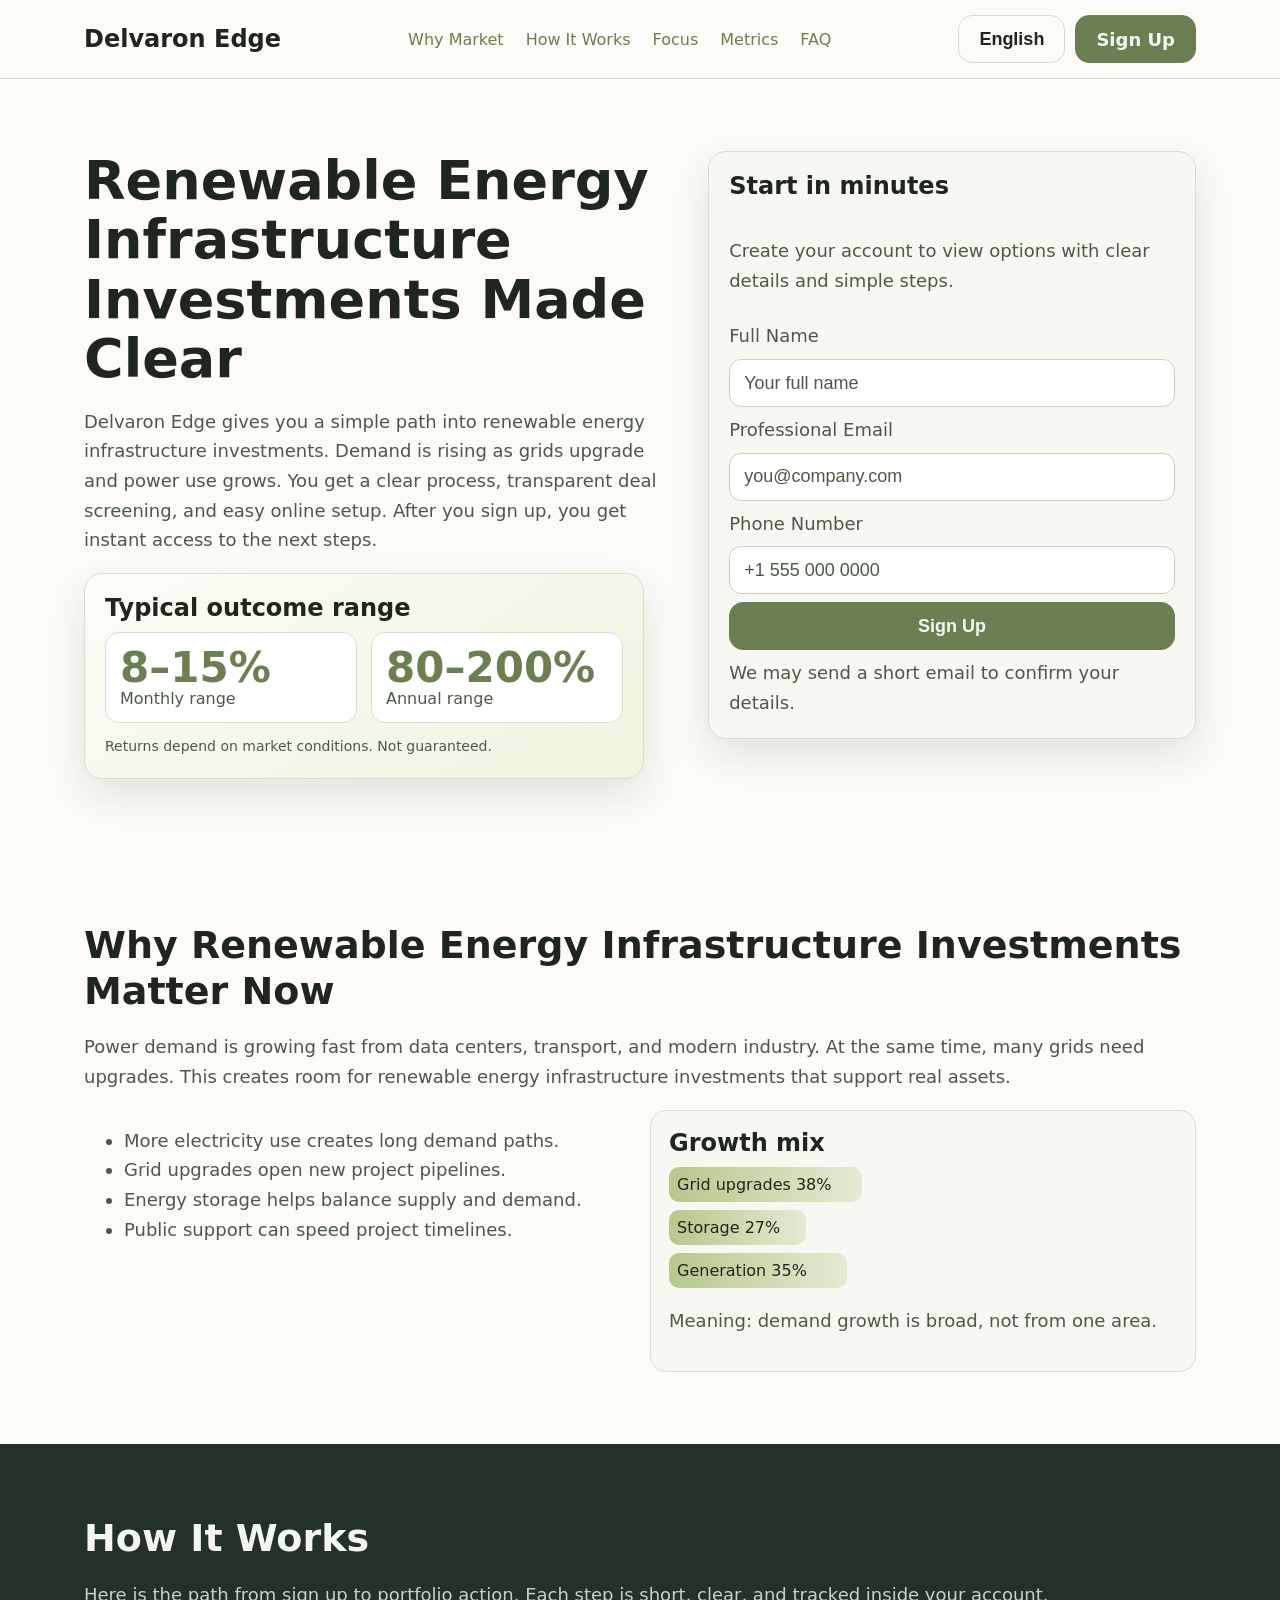
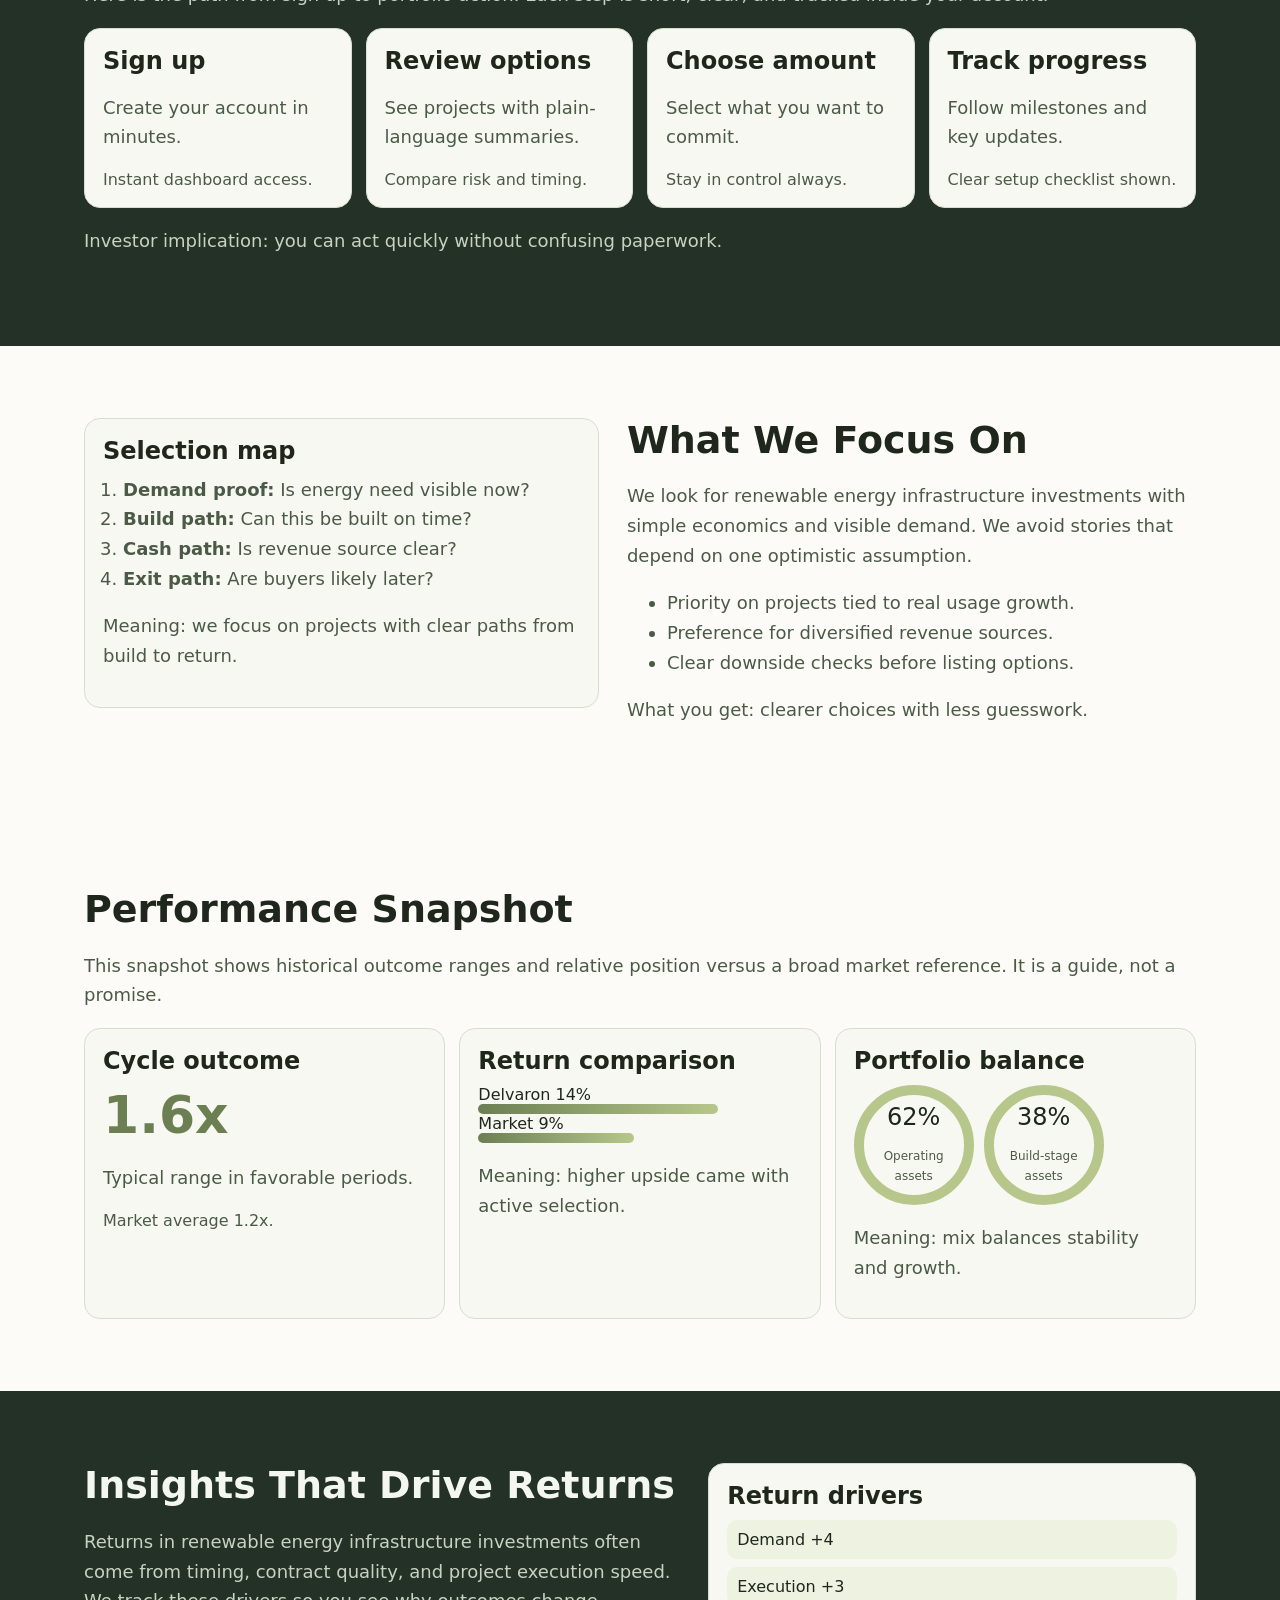
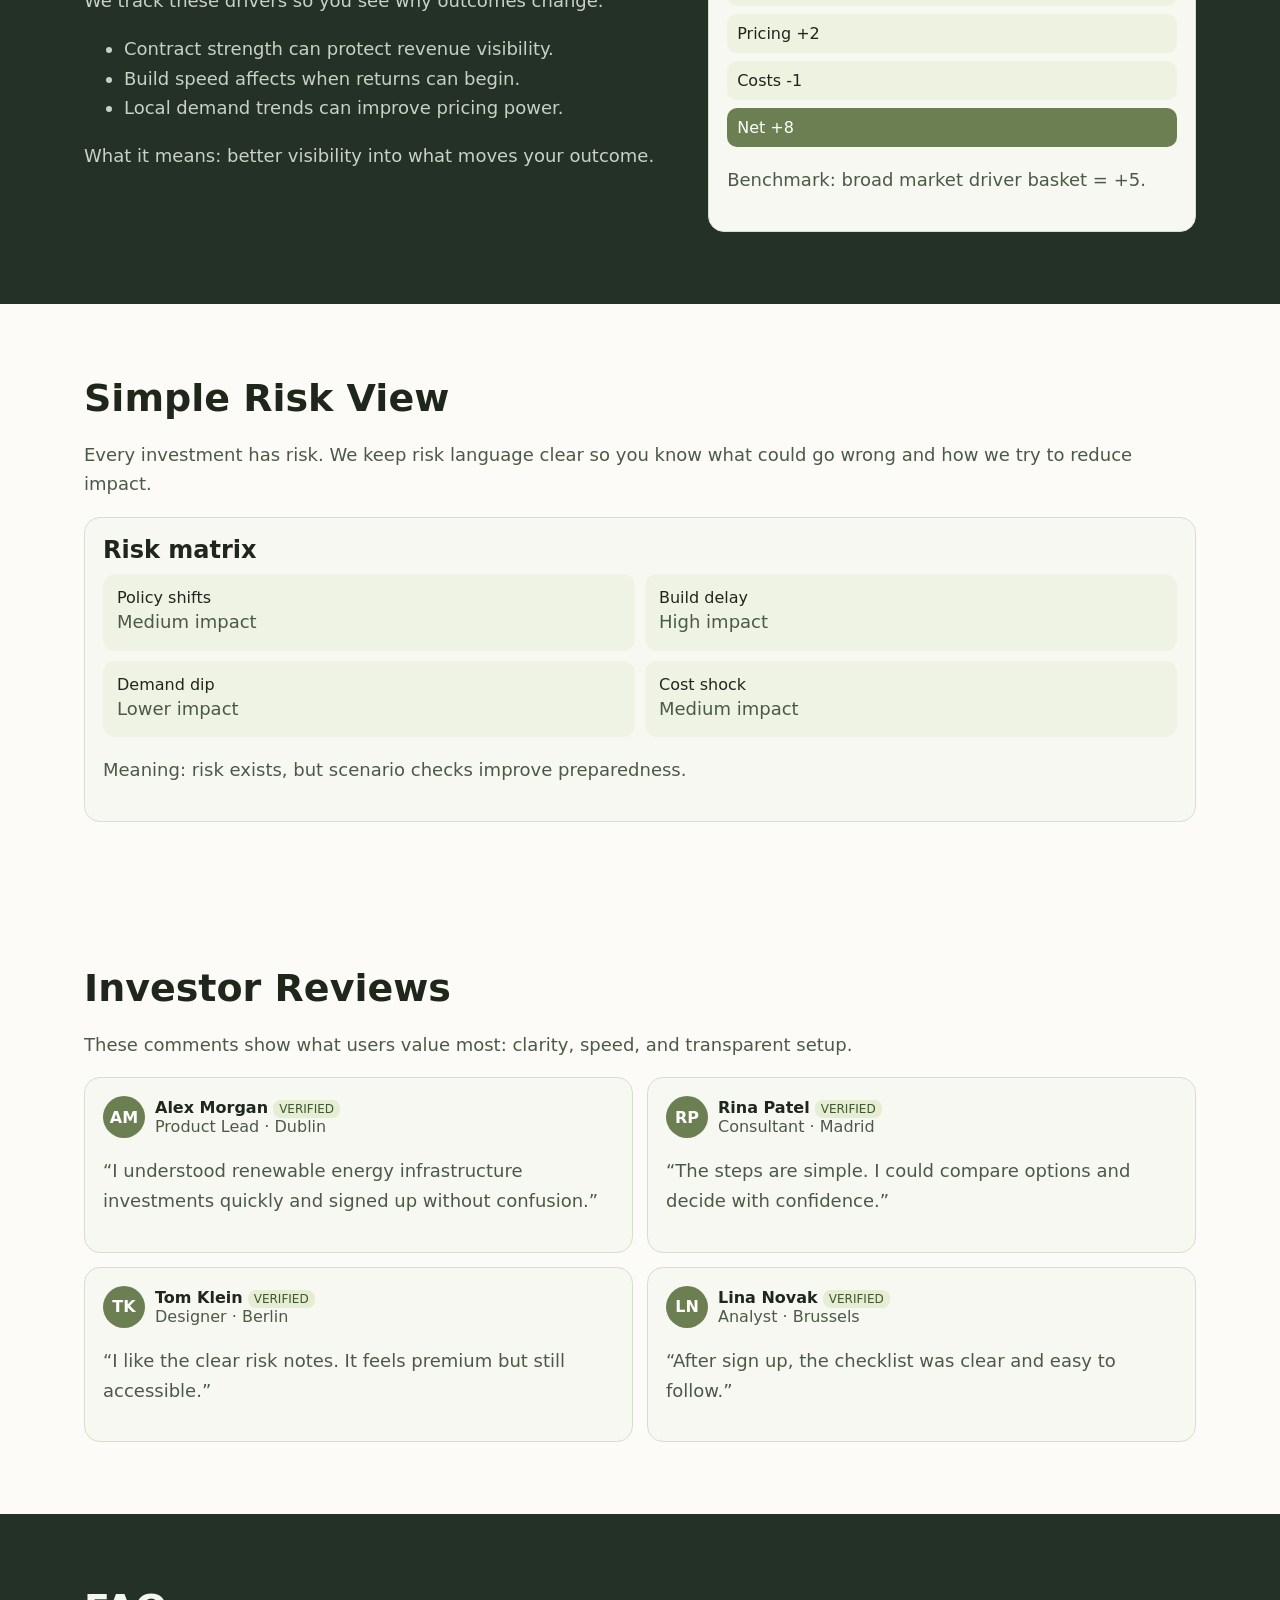
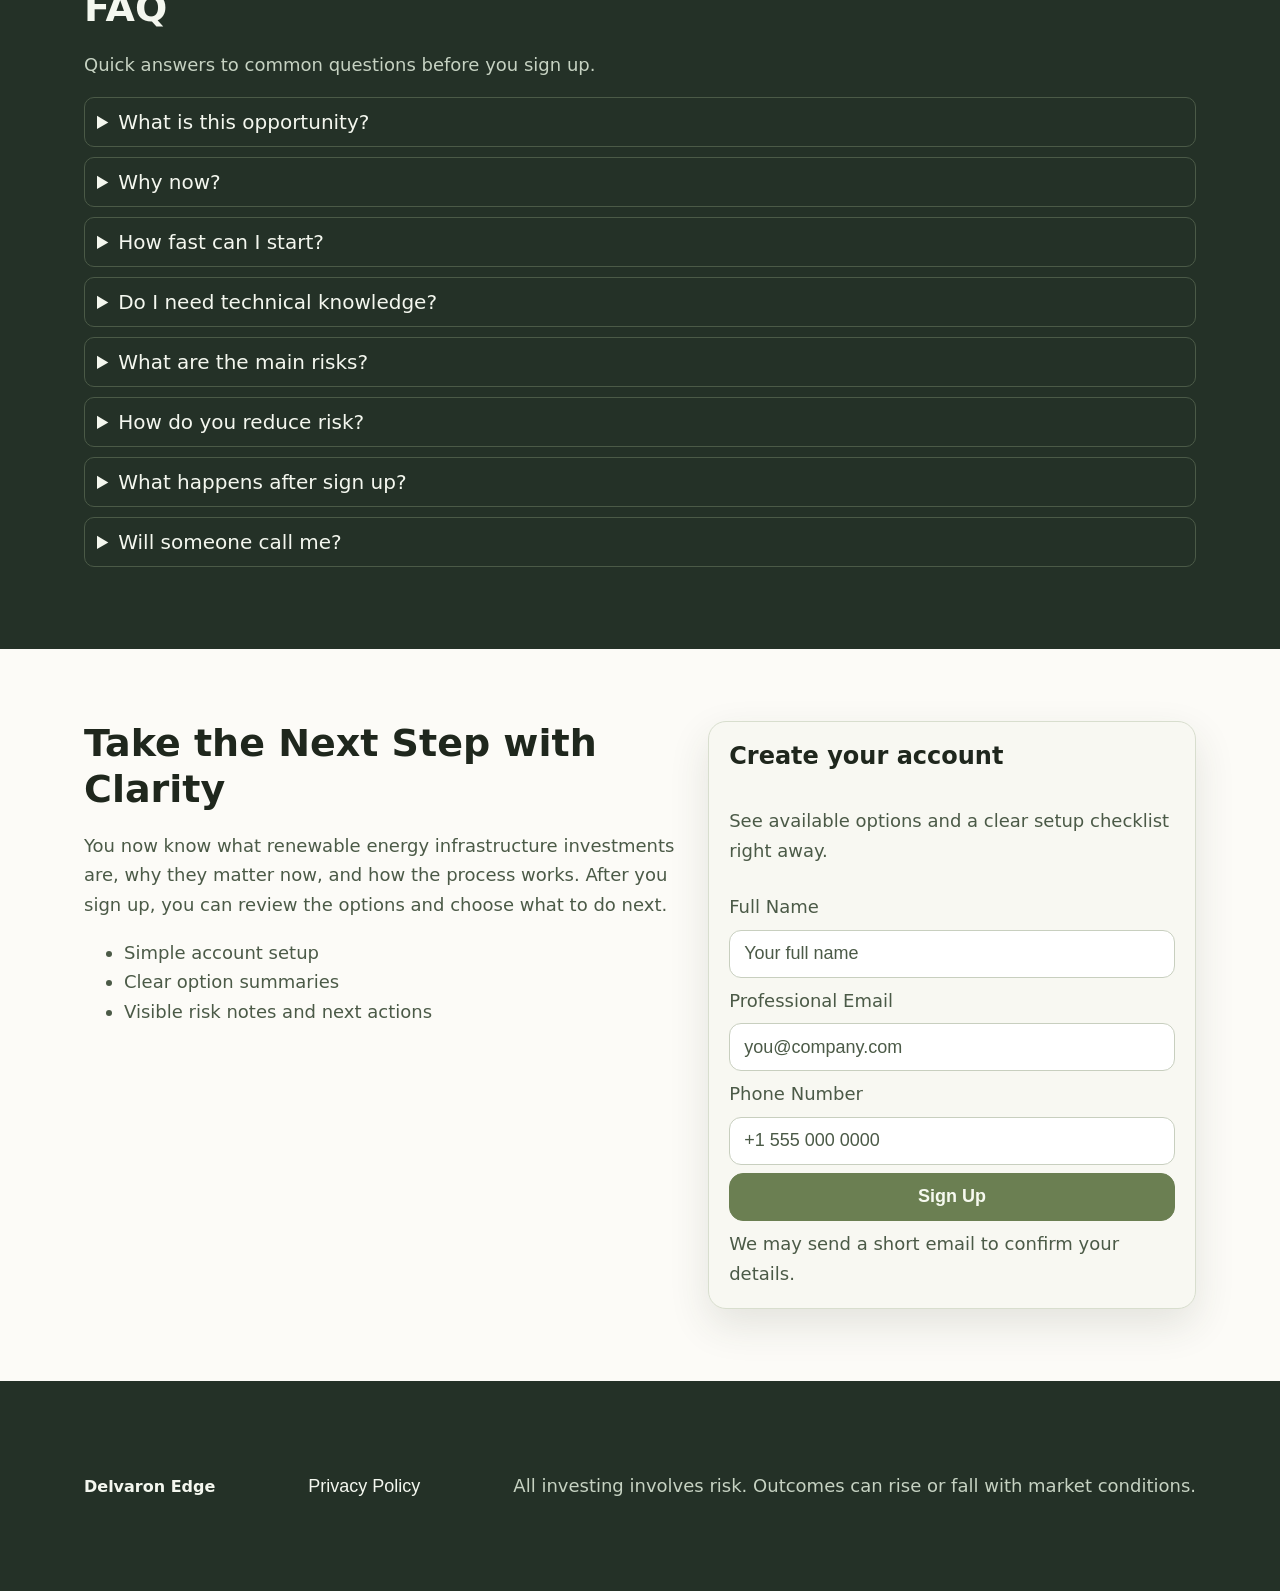
<file: index.html>
<!doctype html>
<html lang="en">
<head>
  <meta charset="UTF-8" />
  <meta name="viewport" content="width=device-width,initial-scale=1" />
  <title>English | Delvaron Edge Renewable Energy Infrastructure Investments</title>
  <meta name="description" content="English page for Delvaron Edge. Learn renewable energy infrastructure investments in clear English and sign up in minutes." />
  <link rel="canonical" href="https://delvaronedge.com/" />
  <link rel="alternate" hreflang="en" href="https://delvaronedge.com/index.html" />
  <link rel="alternate" hreflang="de" href="https://delvaronedge.com/de/index.html" />
  <link rel="alternate" hreflang="fr" href="https://delvaronedge.com/fr/index.html" />
  <link rel="alternate" hreflang="es" href="https://delvaronedge.com/es/index.html" />
  <link rel="alternate" hreflang="it" href="https://delvaronedge.com/it/index.html" />
  <link rel="alternate" hreflang="tr" href="https://delvaronedge.com/tr/index.html" />
  <link rel="alternate" hreflang="pt" href="https://delvaronedge.com/pt/index.html" />
  <link rel="alternate" hreflang="ja" href="https://delvaronedge.com/jp/index.html" />
  <link rel="alternate" hreflang="sk" href="https://delvaronedge.com/sk/index.html" />
  <link rel="alternate" hreflang="nl-BE" href="https://delvaronedge.com/be/index.html" />
  <link rel="alternate" hreflang="x-default" href="https://delvaronedge.com/index.html" />
  <meta property="og:title" content="English | Delvaron Edge Renewable Energy Infrastructure Investments" />
  <meta property="og:description" content="English page for Delvaron Edge. Learn renewable energy infrastructure investments in clear English and sign up in minutes." />
  <meta property="og:type" content="website" />
  <meta property="og:url" content="https://delvaronedge.com/" />
  <meta property="og:site_name" content="Delvaron Edge" />
  <meta name="twitter:card" content="summary_large_image" />
  <meta name="twitter:title" content="English | Delvaron Edge Renewable Energy Infrastructure Investments" />
  <meta name="twitter:description" content="English page for Delvaron Edge. Learn renewable energy infrastructure investments in clear English and sign up in minutes." />
  <link rel="stylesheet" href="assets/style.css" />
  <script defer src="assets/app.js"></script>
</head>
<body>
  <header class="site-header">
    <div class="container topbar">
      <a class="brand" href="index.html">Delvaron Edge</a>
      <nav class="main-nav" aria-label="Main">
        <a href="#why-market">Why Market</a>
        <a href="#model">How It Works</a>
        <a href="#focus">Focus</a>
        <a href="#metrics">Metrics</a>
        <a href="#faq">FAQ</a>
      </nav>
      <div class="header-actions">
        <div class="lang-switcher" data-dropdown>
          <button class="btn ghost active-lang" type="button" aria-expanded="false" aria-haspopup="true">English</button>
          <div class="lang-menu" role="menu">
            <a href="index.html"><svg class="flag" viewBox="0 0 20 14" aria-hidden="true"><title>GB</title><rect width="20" height="14" fill="#edf2e1"/><rect y="9" width="20" height="5" fill="#c4d2af"/></svg>English</a>
<a href="de/index.html"><svg class="flag" viewBox="0 0 20 14" aria-hidden="true"><title>DE</title><rect width="20" height="14" fill="#edf2e1"/><rect y="9" width="20" height="5" fill="#c4d2af"/></svg>Deutsch</a>
<a href="fr/index.html"><svg class="flag" viewBox="0 0 20 14" aria-hidden="true"><title>FR</title><rect width="20" height="14" fill="#edf2e1"/><rect y="9" width="20" height="5" fill="#c4d2af"/></svg>Français</a>
<a href="es/index.html"><svg class="flag" viewBox="0 0 20 14" aria-hidden="true"><title>ES</title><rect width="20" height="14" fill="#edf2e1"/><rect y="9" width="20" height="5" fill="#c4d2af"/></svg>Español</a>
<a href="it/index.html"><svg class="flag" viewBox="0 0 20 14" aria-hidden="true"><title>IT</title><rect width="20" height="14" fill="#edf2e1"/><rect y="9" width="20" height="5" fill="#c4d2af"/></svg>Italiano</a>
<a href="tr/index.html"><svg class="flag" viewBox="0 0 20 14" aria-hidden="true"><title>TR</title><rect width="20" height="14" fill="#edf2e1"/><rect y="9" width="20" height="5" fill="#c4d2af"/></svg>Türkçe</a>
<a href="pt/index.html"><svg class="flag" viewBox="0 0 20 14" aria-hidden="true"><title>PT</title><rect width="20" height="14" fill="#edf2e1"/><rect y="9" width="20" height="5" fill="#c4d2af"/></svg>Português</a>
<a href="jp/index.html"><svg class="flag" viewBox="0 0 20 14" aria-hidden="true"><title>JP</title><rect width="20" height="14" fill="#edf2e1"/><rect y="9" width="20" height="5" fill="#c4d2af"/></svg>日本語</a>
<a href="sk/index.html"><svg class="flag" viewBox="0 0 20 14" aria-hidden="true"><title>SK</title><rect width="20" height="14" fill="#edf2e1"/><rect y="9" width="20" height="5" fill="#c4d2af"/></svg>Slovak</a>
<a href="be/index.html"><svg class="flag" viewBox="0 0 20 14" aria-hidden="true"><title>BE</title><rect width="20" height="14" fill="#edf2e1"/><rect y="9" width="20" height="5" fill="#c4d2af"/></svg>Nederlands (BE)</a></div>
        </div>
        <a href="#final-cta" class="btn primary">Sign Up</a>
        <button class="burger" aria-label="Open navigation" aria-controls="mobile-drawer" aria-expanded="false"><span></span><span></span><span></span></button>
      </div>
    </div>
  </header>

  <aside id="mobile-drawer" class="drawer" aria-hidden="true">
    <div class="drawer-head"><strong>Menu</strong><button class="drawer-close" aria-label="Close menu">×</button></div>
    <nav class="drawer-nav">
      <a href="#why-market">Why Market</a><a href="#model">How It Works</a><a href="#focus">Focus</a><a href="#metrics">Metrics</a><a href="#faq">FAQ</a>
    </nav>
    <div class="drawer-lang"><a href="index.html"><svg class="flag" viewBox="0 0 20 14" aria-hidden="true"><title>GB</title><rect width="20" height="14" fill="#edf2e1"/><rect y="9" width="20" height="5" fill="#c4d2af"/></svg>English</a>
<a href="de/index.html"><svg class="flag" viewBox="0 0 20 14" aria-hidden="true"><title>DE</title><rect width="20" height="14" fill="#edf2e1"/><rect y="9" width="20" height="5" fill="#c4d2af"/></svg>Deutsch</a>
<a href="fr/index.html"><svg class="flag" viewBox="0 0 20 14" aria-hidden="true"><title>FR</title><rect width="20" height="14" fill="#edf2e1"/><rect y="9" width="20" height="5" fill="#c4d2af"/></svg>Français</a>
<a href="es/index.html"><svg class="flag" viewBox="0 0 20 14" aria-hidden="true"><title>ES</title><rect width="20" height="14" fill="#edf2e1"/><rect y="9" width="20" height="5" fill="#c4d2af"/></svg>Español</a>
<a href="it/index.html"><svg class="flag" viewBox="0 0 20 14" aria-hidden="true"><title>IT</title><rect width="20" height="14" fill="#edf2e1"/><rect y="9" width="20" height="5" fill="#c4d2af"/></svg>Italiano</a>
<a href="tr/index.html"><svg class="flag" viewBox="0 0 20 14" aria-hidden="true"><title>TR</title><rect width="20" height="14" fill="#edf2e1"/><rect y="9" width="20" height="5" fill="#c4d2af"/></svg>Türkçe</a>
<a href="pt/index.html"><svg class="flag" viewBox="0 0 20 14" aria-hidden="true"><title>PT</title><rect width="20" height="14" fill="#edf2e1"/><rect y="9" width="20" height="5" fill="#c4d2af"/></svg>Português</a>
<a href="jp/index.html"><svg class="flag" viewBox="0 0 20 14" aria-hidden="true"><title>JP</title><rect width="20" height="14" fill="#edf2e1"/><rect y="9" width="20" height="5" fill="#c4d2af"/></svg>日本語</a>
<a href="sk/index.html"><svg class="flag" viewBox="0 0 20 14" aria-hidden="true"><title>SK</title><rect width="20" height="14" fill="#edf2e1"/><rect y="9" width="20" height="5" fill="#c4d2af"/></svg>Slovak</a>
<a href="be/index.html"><svg class="flag" viewBox="0 0 20 14" aria-hidden="true"><title>BE</title><rect width="20" height="14" fill="#edf2e1"/><rect y="9" width="20" height="5" fill="#c4d2af"/></svg>Nederlands (BE)</a></div>
    <a href="#final-cta" class="btn primary">Sign Up</a>
  </aside>
  <div class="drawer-backdrop"></div>

  <main>
    <section class="section light hero" id="hero">
      <div class="container split">
        <div>
          <h1>Renewable Energy Infrastructure Investments Made Clear</h1>
          <p>Delvaron Edge gives you a simple path into renewable energy infrastructure investments. Demand is rising as grids upgrade and power use grows. You get a clear process, transparent deal screening, and easy online setup. After you sign up, you get instant access to the next steps.</p>
          <div class="performance-panel">
            <h3>Typical outcome range</h3>
            <div class="perf-grid">
              <article><strong>8–15%</strong><span>Monthly range</span></article>
              <article><strong>80–200%</strong><span>Annual range</span></article>
            </div>
            <p class="micro">Returns depend on market conditions. Not guaranteed.</p>
          </div>
        </div>
        <form class="form-card lead-form">
          <h3 class="form-title">Start in minutes</h3>
          <p class="form-sub">Create your account to view options with clear details and simple steps.</p>
          <label for="name">Full Name</label><input id="name" name="name" placeholder="Your full name" required />
          <label for="email">Professional Email</label><input id="email" name="email" type="email" placeholder="you@company.com" required />
          <label for="phone">Phone Number</label><input id="phone" name="phone" type="tel" placeholder="+1 555 000 0000" required />
          <button class="btn primary" type="submit">Sign Up</button>
          <small>We may send a short email to confirm your details.</small>
        </form>
      </div>
    </section>

    <section class="section light" id="why-market"><div class="container">
      <h2>Why Renewable Energy Infrastructure Investments Matter Now</h2>
      <p>Power demand is growing fast from data centers, transport, and modern industry. At the same time, many grids need upgrades. This creates room for renewable energy infrastructure investments that support real assets.</p>
      <div class="two-col">
        <ul>
          <li>More electricity use creates long demand paths.</li><li>Grid upgrades open new project pipelines.</li><li>Energy storage helps balance supply and demand.</li><li>Public support can speed project timelines.</li>
        </ul>
        <div class="visual card stack-bars"><h3>Growth mix</h3><div class="stack"><span style="--w:38%">Grid upgrades 38%</span><span style="--w:27%">Storage 27%</span><span style="--w:35%">Generation 35%</span></div><p>Meaning: demand growth is broad, not from one area.</p></div>
      </div></div>
    </section>

    <section class="section dark" id="model"><div class="container">
      <h2>How It Works</h2><p>Here is the path from sign up to portfolio action. Each step is short, clear, and tracked inside your account.</p>
      <div class="steps-grid">
        <article class="card"><h3>Sign up</h3><p>Create your account in minutes.</p><div class="muted">Instant dashboard access.</div></article>
        <article class="card"><h3>Review options</h3><p>See projects with plain-language summaries.</p><div class="muted">Compare risk and timing.</div></article>
        <article class="card"><h3>Choose amount</h3><p>Select what you want to commit.</p><div class="muted">Stay in control always.</div></article>
        <article class="card"><h3>Track progress</h3><p>Follow milestones and key updates.</p><div class="muted">Clear setup checklist shown.</div></article>
      </div>
      <p class="interpret">Investor implication: you can act quickly without confusing paperwork.</p>
    </div></section>

    <section class="section light" id="focus"><div class="container split alt">
      <div class="visual card diag"><h3>Selection map</h3><ol><li><b>Demand proof:</b> Is energy need visible now?</li><li><b>Build path:</b> Can this be built on time?</li><li><b>Cash path:</b> Is revenue source clear?</li><li><b>Exit path:</b> Are buyers likely later?</li></ol><p>Meaning: we focus on projects with clear paths from build to return.</p></div>
      <div><h2>What We Focus On</h2><p>We look for renewable energy infrastructure investments with simple economics and visible demand. We avoid stories that depend on one optimistic assumption.</p><ul><li>Priority on projects tied to real usage growth.</li><li>Preference for diversified revenue sources.</li><li>Clear downside checks before listing options.</li></ul><p class="interpret">What you get: clearer choices with less guesswork.</p></div>
    </div></section>

    <section class="section light" id="metrics"><div class="container">
      <h2>Performance Snapshot</h2><p>This snapshot shows historical outcome ranges and relative position versus a broad market reference. It is a guide, not a promise.</p>
      <div class="three-grid">
        <div class="card"><h3>Cycle outcome</h3><div class="big">1.6x</div><p>Typical range in favorable periods.</p><div class="muted">Market average 1.2x.</div></div>
        <div class="card compare"><h3>Return comparison</h3><div><span>Delvaron 14%</span><i style="--w:74%"></i></div><div><span>Market 9%</span><i style="--w:48%"></i></div><p>Meaning: higher upside came with active selection.</p></div>
        <div class="card rings"><h3>Portfolio balance</h3><div class="ring-wrap"><span class="ring">62%<small>Operating assets</small></span><span class="ring">38%<small>Build-stage assets</small></span></div><p>Meaning: mix balances stability and growth.</p></div>
      </div>
    </div></section>

    <section class="section dark" id="insights"><div class="container split">
      <div><h2>Insights That Drive Returns</h2><p>Returns in renewable energy infrastructure investments often come from timing, contract quality, and project execution speed. We track these drivers so you see why outcomes change.</p><ul><li>Contract strength can protect revenue visibility.</li><li>Build speed affects when returns can begin.</li><li>Local demand trends can improve pricing power.</li></ul><p class="interpret">What it means: better visibility into what moves your outcome.</p></div>
      <div class="card waterfall"><h3>Return drivers</h3><div class="wf"><span>Demand +4</span><span>Execution +3</span><span>Pricing +2</span><span>Costs -1</span><span class="total">Net +8</span></div><p>Benchmark: broad market driver basket = +5.</p></div>
    </div></section>

    <section class="section light" id="risk"><div class="container">
      <h2>Simple Risk View</h2><p>Every investment has risk. We keep risk language clear so you know what could go wrong and how we try to reduce impact.</p>
      <div class="risk-matrix card"><h3>Risk matrix</h3><div class="matrix"><span>Policy shifts<br><small>Medium impact</small></span><span>Build delay<br><small>High impact</small></span><span>Demand dip<br><small>Lower impact</small></span><span>Cost shock<br><small>Medium impact</small></span></div><p>Meaning: risk exists, but scenario checks improve preparedness.</p></div>
    </div></section>

    <section class="section light" id="reviews"><div class="container">
      <h2>Investor Reviews</h2><p>These comments show what users value most: clarity, speed, and transparent setup.</p>
      <div class="review-grid">
        <article class="card review"><div class="head"><div class="avatar">AM</div><div><strong>Alex Morgan</strong> <em>VERIFIED</em><div class="muted">Product Lead · Dublin</div></div></div><p>“I understood renewable energy infrastructure investments quickly and signed up without confusion.”</p></article>
        <article class="card review"><div class="head"><div class="avatar">RP</div><div><strong>Rina Patel</strong> <em>VERIFIED</em><div class="muted">Consultant · Madrid</div></div></div><p>“The steps are simple. I could compare options and decide with confidence.”</p></article>
        <article class="card review"><div class="head"><div class="avatar">TK</div><div><strong>Tom Klein</strong> <em>VERIFIED</em><div class="muted">Designer · Berlin</div></div></div><p>“I like the clear risk notes. It feels premium but still accessible.”</p></article>
        <article class="card review"><div class="head"><div class="avatar">LN</div><div><strong>Lina Novak</strong> <em>VERIFIED</em><div class="muted">Analyst · Brussels</div></div></div><p>“After sign up, the checklist was clear and easy to follow.”</p></article>
      </div>
    </div></section>

    <section class="section dark" id="faq"><div class="container">
      <h2>FAQ</h2><p>Quick answers to common questions before you sign up.</p>
      <div class="faq-list">
        <details><summary>What is this opportunity?</summary><p>It is access to renewable energy infrastructure investments through a clear online path.</p></details><details><summary>Why now?</summary><p>Power demand and grid upgrades create a strong window for project growth.</p></details><details><summary>How fast can I start?</summary><p>After you sign up, you get instant access to the next steps.</p></details><details><summary>Do I need technical knowledge?</summary><p>No. Each option is explained in plain English with key points.</p></details><details><summary>What are the main risks?</summary><p>Project delays, policy changes, and market pricing shifts can affect outcomes.</p></details><details><summary>How do you reduce risk?</summary><p>We screen for demand proof, build readiness, and clearer revenue paths.</p></details><details><summary>What happens after sign up?</summary><p>After you sign up, you will see a clear setup checklist.</p></details><details><summary>Will someone call me?</summary><p>No calls are required. We may send a short email to confirm details.</p></details>
      </div>
    </div></section>

    <section class="section light" id="final-cta"><div class="container split">
      <div><h2>Take the Next Step with Clarity</h2><p>You now know what renewable energy infrastructure investments are, why they matter now, and how the process works. After you sign up, you can review the options and choose what to do next.</p><ul><li>Simple account setup</li><li>Clear option summaries</li><li>Visible risk notes and next actions</li></ul></div>
      <form class="form-card lead-form">
        <h3 class="form-title">Create your account</h3>
        <p class="form-sub">See available options and a clear setup checklist right away.</p>
        <label for="name2">Full Name</label><input id="name2" name="name2" placeholder="Your full name" required />
        <label for="email2">Professional Email</label><input id="email2" name="email2" type="email" placeholder="you@company.com" required />
        <label for="phone2">Phone Number</label><input id="phone2" name="phone2" type="tel" placeholder="+1 555 000 0000" required />
        <button class="btn primary" type="submit">Sign Up</button>
        <small>We may send a short email to confirm your details.</small>
      </form>
    </div></section>
  </main>

  <footer class="section dark footer"><div class="container foot">
    <strong>Delvaron Edge</strong>
    <button class="link privacy-open" type="button">Privacy Policy</button>
    <p>All investing involves risk. Outcomes can rise or fall with market conditions.</p>
  </div></footer>

  <div class="modal" id="privacy-modal" aria-hidden="true" role="dialog" aria-modal="true" aria-labelledby="privacy-title">
    <div class="modal-card">
      <button class="modal-x" aria-label="Close privacy policy">×</button>
      <h2 id="privacy-title">Privacy Policy</h2>
      <div class="modal-body"><p><strong>Introduction.</strong> We explain how we handle your data in simple terms.</p><p><strong>Data collection.</strong> We collect details you enter in forms and basic site usage data.</p><p><strong>Legal basis.</strong> We process data to provide requested access and improve service quality.</p><p><strong>Cookies.</strong> Cookies help site function, remember preferences, and measure performance.</p><p><strong>Retention.</strong> We keep data only as long as needed for service and legal obligations.</p><p><strong>Third-party sharing.</strong> We share limited data with trusted service providers when required.</p><p><strong>Security.</strong> We use technical and organizational controls to protect stored information.</p><p><strong>User rights.</strong> You may request access, correction, deletion, or export of your data.</p><p><strong>International transfers.</strong> Data may be processed across regions with safeguards in place.</p><p><strong>Industry risk disclosure.</strong> Investment information is educational and not a guaranteed result.</p><p><strong>Contact.</strong> Email privacy@delvaronedge.com for privacy requests or questions.</p></div>
      <div class="modal-foot"><button class="btn ghost modal-close" type="button">Close</button></div>
    </div>
  </div>

<script type="application/ld+json">{"@context":"https://schema.org","@graph":[{"@type":"Organization","name":"Delvaron Edge","url":"https://delvaronedge.com"},{"@type":"WebSite","name":"Delvaron Edge","url":"https://delvaronedge.com"},{"@type":"FAQPage","mainEntity":[{"@type":"Question","name":"What is this opportunity?","acceptedAnswer":{"@type":"Answer","text":"It is access to renewable energy infrastructure investments through a clear online path."}},{"@type":"Question","name":"What happens after sign up?","acceptedAnswer":{"@type":"Answer","text":"After you sign up, you will see a clear setup checklist."}}]},{"@type":"Review","author":{"@type":"Person","name":"Alex Morgan"},"reviewBody":"I understood renewable energy infrastructure investments quickly and signed up without confusion.","itemReviewed":{"@type":"Service","name":"Delvaron Edge"}}]}</script>
</body></html>
</file>
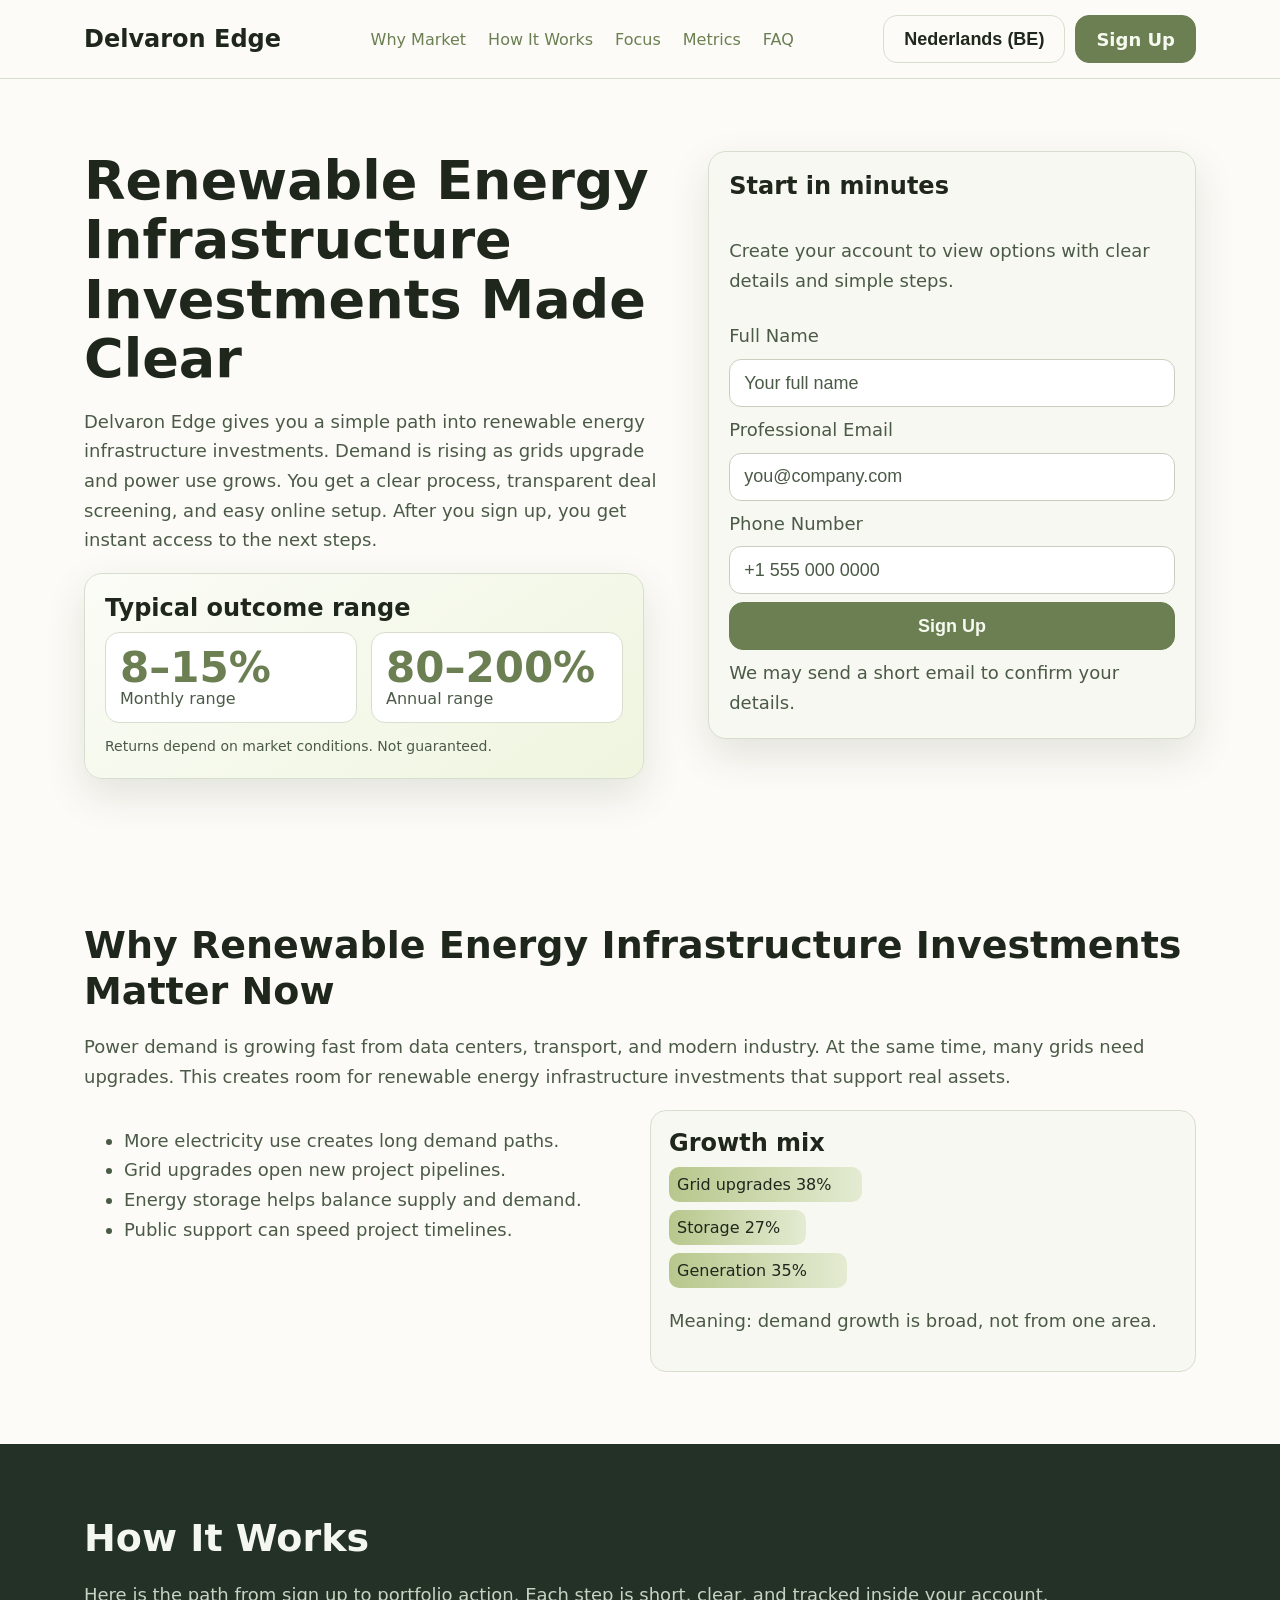
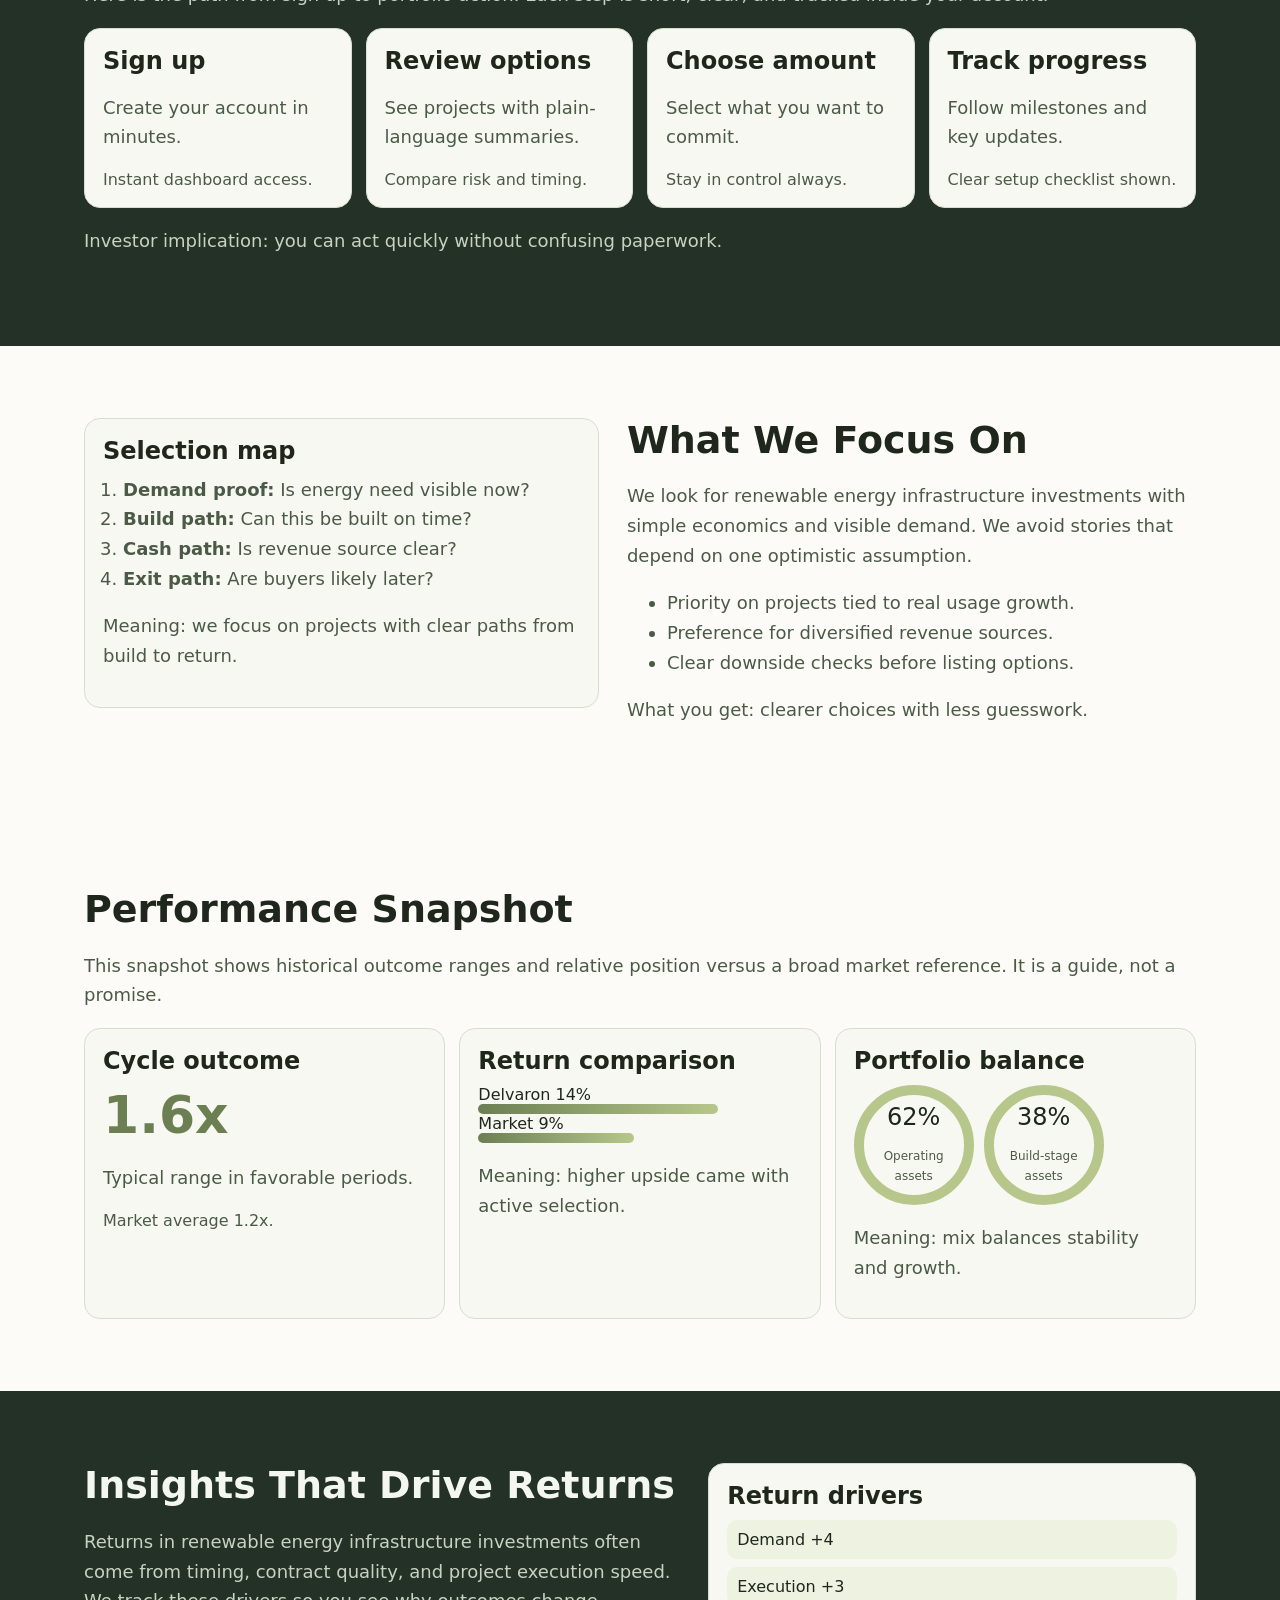
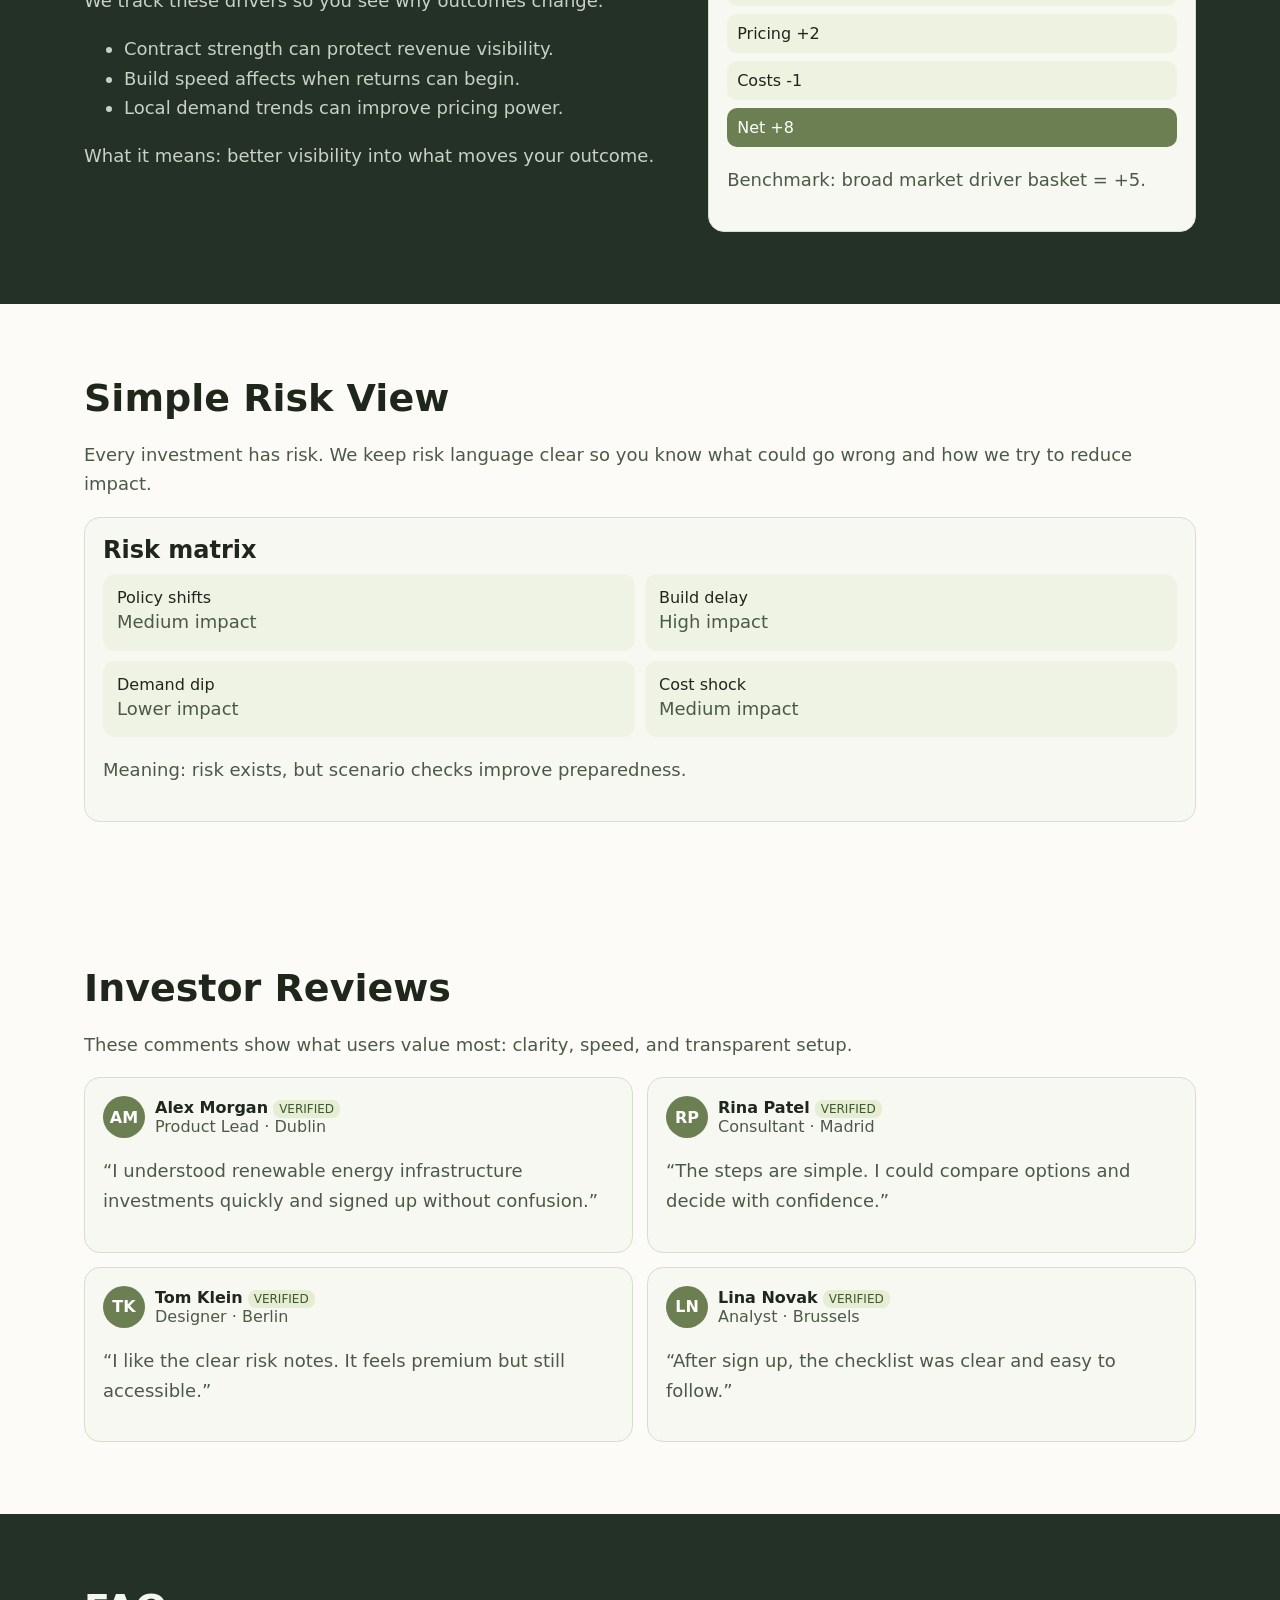
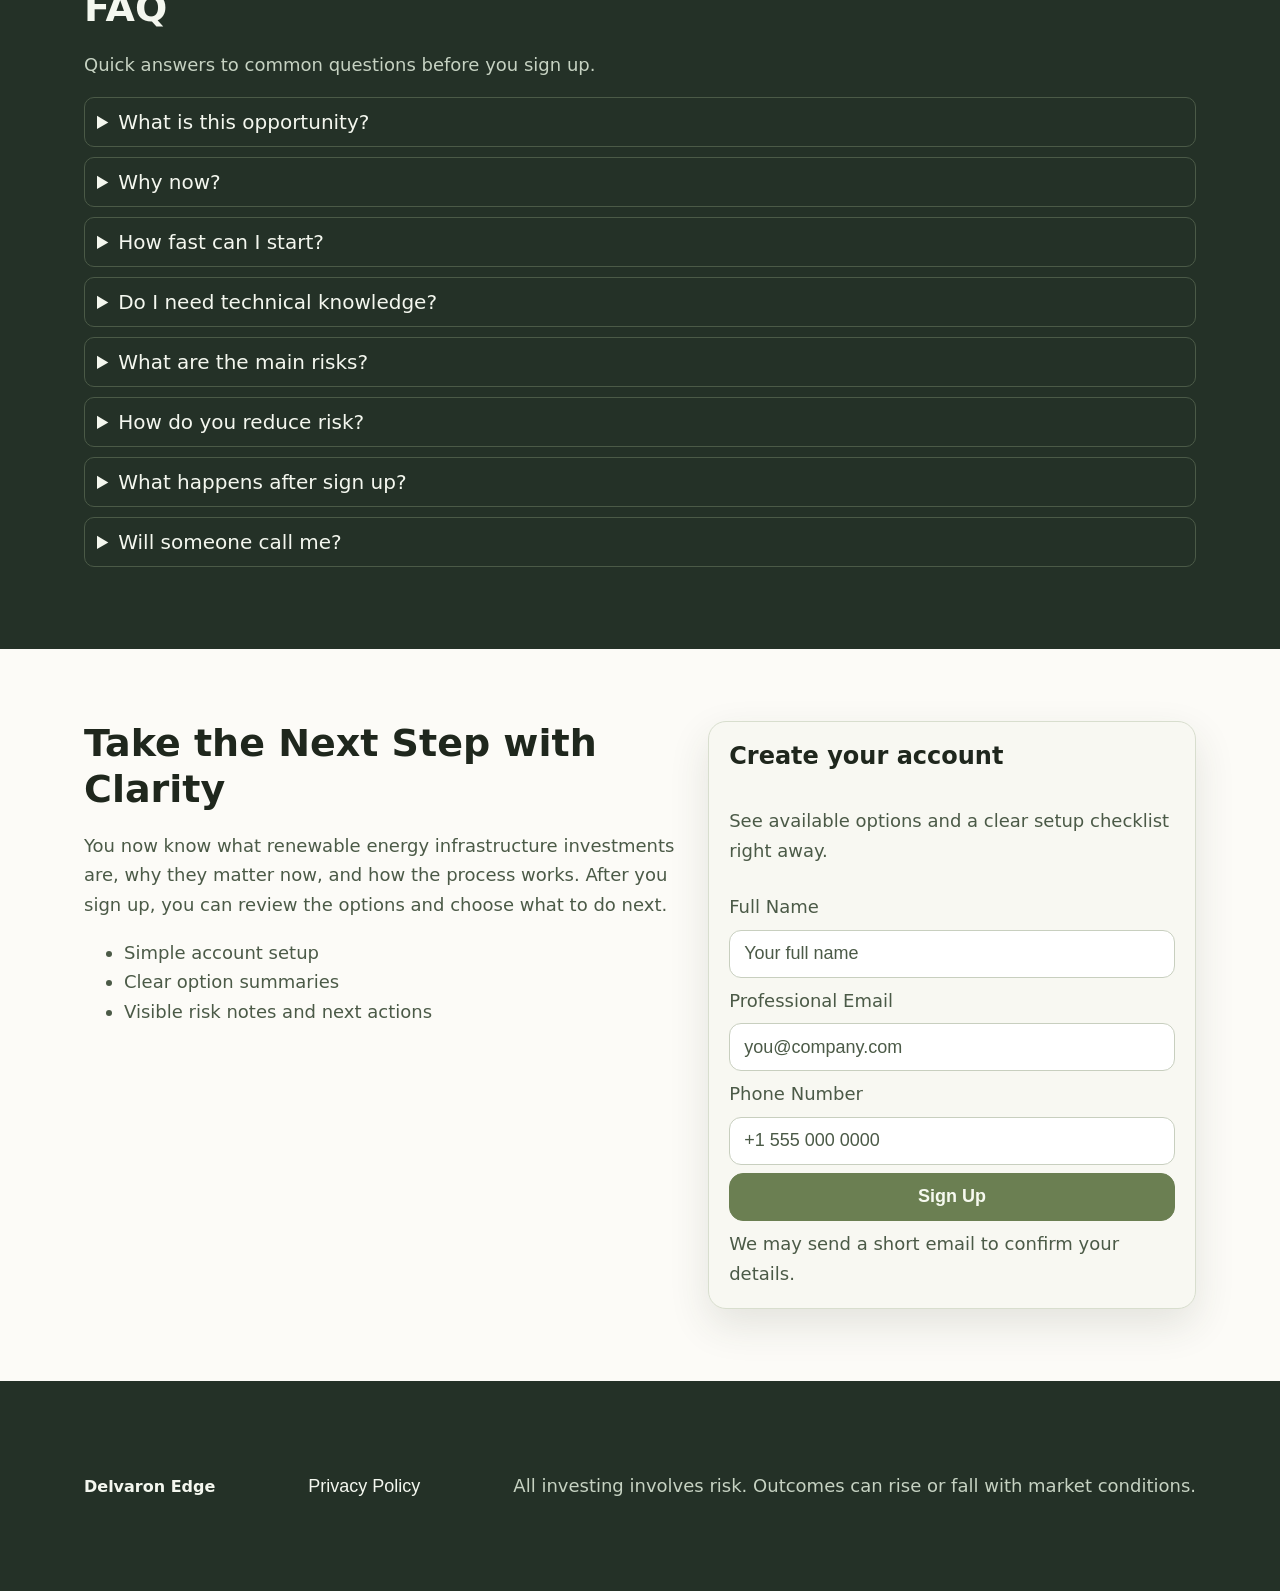
<file: be/index.html>
<!doctype html>
<html lang="en">
<head>
  <meta charset="UTF-8" />
  <meta name="viewport" content="width=device-width,initial-scale=1" />
  <title>Nederlands (BE) | Delvaron Edge Renewable Energy Infrastructure Investments</title>
  <meta name="description" content="Nederlands (BE) page for Delvaron Edge. Learn renewable energy infrastructure investments in clear English and sign up in minutes." />
  <link rel="canonical" href="https://delvaronedge.com/be/index.html" />
  <link rel="alternate" hreflang="en" href="https://delvaronedge.com/index.html" />
  <link rel="alternate" hreflang="de" href="https://delvaronedge.com/de/index.html" />
  <link rel="alternate" hreflang="fr" href="https://delvaronedge.com/fr/index.html" />
  <link rel="alternate" hreflang="es" href="https://delvaronedge.com/es/index.html" />
  <link rel="alternate" hreflang="it" href="https://delvaronedge.com/it/index.html" />
  <link rel="alternate" hreflang="tr" href="https://delvaronedge.com/tr/index.html" />
  <link rel="alternate" hreflang="pt" href="https://delvaronedge.com/pt/index.html" />
  <link rel="alternate" hreflang="ja" href="https://delvaronedge.com/jp/index.html" />
  <link rel="alternate" hreflang="sk" href="https://delvaronedge.com/sk/index.html" />
  <link rel="alternate" hreflang="nl-BE" href="https://delvaronedge.com/be/index.html" />
  <link rel="alternate" hreflang="x-default" href="https://delvaronedge.com/index.html" />
  <meta property="og:title" content="Nederlands (BE) | Delvaron Edge Renewable Energy Infrastructure Investments" />
  <meta property="og:description" content="Nederlands (BE) page for Delvaron Edge. Learn renewable energy infrastructure investments in clear English and sign up in minutes." />
  <meta property="og:type" content="website" />
  <meta property="og:url" content="https://delvaronedge.com/be/index.html" />
  <meta property="og:site_name" content="Delvaron Edge" />
  <meta name="twitter:card" content="summary_large_image" />
  <meta name="twitter:title" content="Nederlands (BE) | Delvaron Edge Renewable Energy Infrastructure Investments" />
  <meta name="twitter:description" content="Nederlands (BE) page for Delvaron Edge. Learn renewable energy infrastructure investments in clear English and sign up in minutes." />
  <link rel="stylesheet" href="../assets/style.css" />
  <script defer src="../assets/app.js"></script>
</head>
<body>
  <header class="site-header">
    <div class="container topbar">
      <a class="brand" href="../index.html">Delvaron Edge</a>
      <nav class="main-nav" aria-label="Main">
        <a href="#why-market">Why Market</a>
        <a href="#model">How It Works</a>
        <a href="#focus">Focus</a>
        <a href="#metrics">Metrics</a>
        <a href="#faq">FAQ</a>
      </nav>
      <div class="header-actions">
        <div class="lang-switcher" data-dropdown>
          <button class="btn ghost active-lang" type="button" aria-expanded="false" aria-haspopup="true">Nederlands (BE)</button>
          <div class="lang-menu" role="menu">
            <a href="../index.html"><svg class="flag" viewBox="0 0 20 14" aria-hidden="true"><title>GB</title><rect width="20" height="14" fill="#edf2e1"/><rect y="9" width="20" height="5" fill="#c4d2af"/></svg>English</a>
<a href="../de/index.html"><svg class="flag" viewBox="0 0 20 14" aria-hidden="true"><title>DE</title><rect width="20" height="14" fill="#edf2e1"/><rect y="9" width="20" height="5" fill="#c4d2af"/></svg>Deutsch</a>
<a href="../fr/index.html"><svg class="flag" viewBox="0 0 20 14" aria-hidden="true"><title>FR</title><rect width="20" height="14" fill="#edf2e1"/><rect y="9" width="20" height="5" fill="#c4d2af"/></svg>Français</a>
<a href="../es/index.html"><svg class="flag" viewBox="0 0 20 14" aria-hidden="true"><title>ES</title><rect width="20" height="14" fill="#edf2e1"/><rect y="9" width="20" height="5" fill="#c4d2af"/></svg>Español</a>
<a href="../it/index.html"><svg class="flag" viewBox="0 0 20 14" aria-hidden="true"><title>IT</title><rect width="20" height="14" fill="#edf2e1"/><rect y="9" width="20" height="5" fill="#c4d2af"/></svg>Italiano</a>
<a href="../tr/index.html"><svg class="flag" viewBox="0 0 20 14" aria-hidden="true"><title>TR</title><rect width="20" height="14" fill="#edf2e1"/><rect y="9" width="20" height="5" fill="#c4d2af"/></svg>Türkçe</a>
<a href="../pt/index.html"><svg class="flag" viewBox="0 0 20 14" aria-hidden="true"><title>PT</title><rect width="20" height="14" fill="#edf2e1"/><rect y="9" width="20" height="5" fill="#c4d2af"/></svg>Português</a>
<a href="../jp/index.html"><svg class="flag" viewBox="0 0 20 14" aria-hidden="true"><title>JP</title><rect width="20" height="14" fill="#edf2e1"/><rect y="9" width="20" height="5" fill="#c4d2af"/></svg>日本語</a>
<a href="../sk/index.html"><svg class="flag" viewBox="0 0 20 14" aria-hidden="true"><title>SK</title><rect width="20" height="14" fill="#edf2e1"/><rect y="9" width="20" height="5" fill="#c4d2af"/></svg>Slovak</a>
<a href="../be/index.html"><svg class="flag" viewBox="0 0 20 14" aria-hidden="true"><title>BE</title><rect width="20" height="14" fill="#edf2e1"/><rect y="9" width="20" height="5" fill="#c4d2af"/></svg>Nederlands (BE)</a></div>
        </div>
        <a href="#final-cta" class="btn primary">Sign Up</a>
        <button class="burger" aria-label="Open navigation" aria-controls="mobile-drawer" aria-expanded="false"><span></span><span></span><span></span></button>
      </div>
    </div>
  </header>

  <aside id="mobile-drawer" class="drawer" aria-hidden="true">
    <div class="drawer-head"><strong>Menu</strong><button class="drawer-close" aria-label="Close menu">×</button></div>
    <nav class="drawer-nav">
      <a href="#why-market">Why Market</a><a href="#model">How It Works</a><a href="#focus">Focus</a><a href="#metrics">Metrics</a><a href="#faq">FAQ</a>
    </nav>
    <div class="drawer-lang"><a href="../index.html"><svg class="flag" viewBox="0 0 20 14" aria-hidden="true"><title>GB</title><rect width="20" height="14" fill="#edf2e1"/><rect y="9" width="20" height="5" fill="#c4d2af"/></svg>English</a>
<a href="../de/index.html"><svg class="flag" viewBox="0 0 20 14" aria-hidden="true"><title>DE</title><rect width="20" height="14" fill="#edf2e1"/><rect y="9" width="20" height="5" fill="#c4d2af"/></svg>Deutsch</a>
<a href="../fr/index.html"><svg class="flag" viewBox="0 0 20 14" aria-hidden="true"><title>FR</title><rect width="20" height="14" fill="#edf2e1"/><rect y="9" width="20" height="5" fill="#c4d2af"/></svg>Français</a>
<a href="../es/index.html"><svg class="flag" viewBox="0 0 20 14" aria-hidden="true"><title>ES</title><rect width="20" height="14" fill="#edf2e1"/><rect y="9" width="20" height="5" fill="#c4d2af"/></svg>Español</a>
<a href="../it/index.html"><svg class="flag" viewBox="0 0 20 14" aria-hidden="true"><title>IT</title><rect width="20" height="14" fill="#edf2e1"/><rect y="9" width="20" height="5" fill="#c4d2af"/></svg>Italiano</a>
<a href="../tr/index.html"><svg class="flag" viewBox="0 0 20 14" aria-hidden="true"><title>TR</title><rect width="20" height="14" fill="#edf2e1"/><rect y="9" width="20" height="5" fill="#c4d2af"/></svg>Türkçe</a>
<a href="../pt/index.html"><svg class="flag" viewBox="0 0 20 14" aria-hidden="true"><title>PT</title><rect width="20" height="14" fill="#edf2e1"/><rect y="9" width="20" height="5" fill="#c4d2af"/></svg>Português</a>
<a href="../jp/index.html"><svg class="flag" viewBox="0 0 20 14" aria-hidden="true"><title>JP</title><rect width="20" height="14" fill="#edf2e1"/><rect y="9" width="20" height="5" fill="#c4d2af"/></svg>日本語</a>
<a href="../sk/index.html"><svg class="flag" viewBox="0 0 20 14" aria-hidden="true"><title>SK</title><rect width="20" height="14" fill="#edf2e1"/><rect y="9" width="20" height="5" fill="#c4d2af"/></svg>Slovak</a>
<a href="../be/index.html"><svg class="flag" viewBox="0 0 20 14" aria-hidden="true"><title>BE</title><rect width="20" height="14" fill="#edf2e1"/><rect y="9" width="20" height="5" fill="#c4d2af"/></svg>Nederlands (BE)</a></div>
    <a href="#final-cta" class="btn primary">Sign Up</a>
  </aside>
  <div class="drawer-backdrop"></div>

  <main>
    <section class="section light hero" id="hero">
      <div class="container split">
        <div>
          <h1>Renewable Energy Infrastructure Investments Made Clear</h1>
          <p>Delvaron Edge gives you a simple path into renewable energy infrastructure investments. Demand is rising as grids upgrade and power use grows. You get a clear process, transparent deal screening, and easy online setup. After you sign up, you get instant access to the next steps.</p>
          <div class="performance-panel">
            <h3>Typical outcome range</h3>
            <div class="perf-grid">
              <article><strong>8–15%</strong><span>Monthly range</span></article>
              <article><strong>80–200%</strong><span>Annual range</span></article>
            </div>
            <p class="micro">Returns depend on market conditions. Not guaranteed.</p>
          </div>
        </div>
        <form class="form-card lead-form">
          <h3 class="form-title">Start in minutes</h3>
          <p class="form-sub">Create your account to view options with clear details and simple steps.</p>
          <label for="name">Full Name</label><input id="name" name="name" placeholder="Your full name" required />
          <label for="email">Professional Email</label><input id="email" name="email" type="email" placeholder="you@company.com" required />
          <label for="phone">Phone Number</label><input id="phone" name="phone" type="tel" placeholder="+1 555 000 0000" required />
          <button class="btn primary" type="submit">Sign Up</button>
          <small>We may send a short email to confirm your details.</small>
        </form>
      </div>
    </section>

    <section class="section light" id="why-market"><div class="container">
      <h2>Why Renewable Energy Infrastructure Investments Matter Now</h2>
      <p>Power demand is growing fast from data centers, transport, and modern industry. At the same time, many grids need upgrades. This creates room for renewable energy infrastructure investments that support real assets.</p>
      <div class="two-col">
        <ul>
          <li>More electricity use creates long demand paths.</li><li>Grid upgrades open new project pipelines.</li><li>Energy storage helps balance supply and demand.</li><li>Public support can speed project timelines.</li>
        </ul>
        <div class="visual card stack-bars"><h3>Growth mix</h3><div class="stack"><span style="--w:38%">Grid upgrades 38%</span><span style="--w:27%">Storage 27%</span><span style="--w:35%">Generation 35%</span></div><p>Meaning: demand growth is broad, not from one area.</p></div>
      </div></div>
    </section>

    <section class="section dark" id="model"><div class="container">
      <h2>How It Works</h2><p>Here is the path from sign up to portfolio action. Each step is short, clear, and tracked inside your account.</p>
      <div class="steps-grid">
        <article class="card"><h3>Sign up</h3><p>Create your account in minutes.</p><div class="muted">Instant dashboard access.</div></article>
        <article class="card"><h3>Review options</h3><p>See projects with plain-language summaries.</p><div class="muted">Compare risk and timing.</div></article>
        <article class="card"><h3>Choose amount</h3><p>Select what you want to commit.</p><div class="muted">Stay in control always.</div></article>
        <article class="card"><h3>Track progress</h3><p>Follow milestones and key updates.</p><div class="muted">Clear setup checklist shown.</div></article>
      </div>
      <p class="interpret">Investor implication: you can act quickly without confusing paperwork.</p>
    </div></section>

    <section class="section light" id="focus"><div class="container split alt">
      <div class="visual card diag"><h3>Selection map</h3><ol><li><b>Demand proof:</b> Is energy need visible now?</li><li><b>Build path:</b> Can this be built on time?</li><li><b>Cash path:</b> Is revenue source clear?</li><li><b>Exit path:</b> Are buyers likely later?</li></ol><p>Meaning: we focus on projects with clear paths from build to return.</p></div>
      <div><h2>What We Focus On</h2><p>We look for renewable energy infrastructure investments with simple economics and visible demand. We avoid stories that depend on one optimistic assumption.</p><ul><li>Priority on projects tied to real usage growth.</li><li>Preference for diversified revenue sources.</li><li>Clear downside checks before listing options.</li></ul><p class="interpret">What you get: clearer choices with less guesswork.</p></div>
    </div></section>

    <section class="section light" id="metrics"><div class="container">
      <h2>Performance Snapshot</h2><p>This snapshot shows historical outcome ranges and relative position versus a broad market reference. It is a guide, not a promise.</p>
      <div class="three-grid">
        <div class="card"><h3>Cycle outcome</h3><div class="big">1.6x</div><p>Typical range in favorable periods.</p><div class="muted">Market average 1.2x.</div></div>
        <div class="card compare"><h3>Return comparison</h3><div><span>Delvaron 14%</span><i style="--w:74%"></i></div><div><span>Market 9%</span><i style="--w:48%"></i></div><p>Meaning: higher upside came with active selection.</p></div>
        <div class="card rings"><h3>Portfolio balance</h3><div class="ring-wrap"><span class="ring">62%<small>Operating assets</small></span><span class="ring">38%<small>Build-stage assets</small></span></div><p>Meaning: mix balances stability and growth.</p></div>
      </div>
    </div></section>

    <section class="section dark" id="insights"><div class="container split">
      <div><h2>Insights That Drive Returns</h2><p>Returns in renewable energy infrastructure investments often come from timing, contract quality, and project execution speed. We track these drivers so you see why outcomes change.</p><ul><li>Contract strength can protect revenue visibility.</li><li>Build speed affects when returns can begin.</li><li>Local demand trends can improve pricing power.</li></ul><p class="interpret">What it means: better visibility into what moves your outcome.</p></div>
      <div class="card waterfall"><h3>Return drivers</h3><div class="wf"><span>Demand +4</span><span>Execution +3</span><span>Pricing +2</span><span>Costs -1</span><span class="total">Net +8</span></div><p>Benchmark: broad market driver basket = +5.</p></div>
    </div></section>

    <section class="section light" id="risk"><div class="container">
      <h2>Simple Risk View</h2><p>Every investment has risk. We keep risk language clear so you know what could go wrong and how we try to reduce impact.</p>
      <div class="risk-matrix card"><h3>Risk matrix</h3><div class="matrix"><span>Policy shifts<br><small>Medium impact</small></span><span>Build delay<br><small>High impact</small></span><span>Demand dip<br><small>Lower impact</small></span><span>Cost shock<br><small>Medium impact</small></span></div><p>Meaning: risk exists, but scenario checks improve preparedness.</p></div>
    </div></section>

    <section class="section light" id="reviews"><div class="container">
      <h2>Investor Reviews</h2><p>These comments show what users value most: clarity, speed, and transparent setup.</p>
      <div class="review-grid">
        <article class="card review"><div class="head"><div class="avatar">AM</div><div><strong>Alex Morgan</strong> <em>VERIFIED</em><div class="muted">Product Lead · Dublin</div></div></div><p>“I understood renewable energy infrastructure investments quickly and signed up without confusion.”</p></article>
        <article class="card review"><div class="head"><div class="avatar">RP</div><div><strong>Rina Patel</strong> <em>VERIFIED</em><div class="muted">Consultant · Madrid</div></div></div><p>“The steps are simple. I could compare options and decide with confidence.”</p></article>
        <article class="card review"><div class="head"><div class="avatar">TK</div><div><strong>Tom Klein</strong> <em>VERIFIED</em><div class="muted">Designer · Berlin</div></div></div><p>“I like the clear risk notes. It feels premium but still accessible.”</p></article>
        <article class="card review"><div class="head"><div class="avatar">LN</div><div><strong>Lina Novak</strong> <em>VERIFIED</em><div class="muted">Analyst · Brussels</div></div></div><p>“After sign up, the checklist was clear and easy to follow.”</p></article>
      </div>
    </div></section>

    <section class="section dark" id="faq"><div class="container">
      <h2>FAQ</h2><p>Quick answers to common questions before you sign up.</p>
      <div class="faq-list">
        <details><summary>What is this opportunity?</summary><p>It is access to renewable energy infrastructure investments through a clear online path.</p></details><details><summary>Why now?</summary><p>Power demand and grid upgrades create a strong window for project growth.</p></details><details><summary>How fast can I start?</summary><p>After you sign up, you get instant access to the next steps.</p></details><details><summary>Do I need technical knowledge?</summary><p>No. Each option is explained in plain English with key points.</p></details><details><summary>What are the main risks?</summary><p>Project delays, policy changes, and market pricing shifts can affect outcomes.</p></details><details><summary>How do you reduce risk?</summary><p>We screen for demand proof, build readiness, and clearer revenue paths.</p></details><details><summary>What happens after sign up?</summary><p>After you sign up, you will see a clear setup checklist.</p></details><details><summary>Will someone call me?</summary><p>No calls are required. We may send a short email to confirm details.</p></details>
      </div>
    </div></section>

    <section class="section light" id="final-cta"><div class="container split">
      <div><h2>Take the Next Step with Clarity</h2><p>You now know what renewable energy infrastructure investments are, why they matter now, and how the process works. After you sign up, you can review the options and choose what to do next.</p><ul><li>Simple account setup</li><li>Clear option summaries</li><li>Visible risk notes and next actions</li></ul></div>
      <form class="form-card lead-form">
        <h3 class="form-title">Create your account</h3>
        <p class="form-sub">See available options and a clear setup checklist right away.</p>
        <label for="name2">Full Name</label><input id="name2" name="name2" placeholder="Your full name" required />
        <label for="email2">Professional Email</label><input id="email2" name="email2" type="email" placeholder="you@company.com" required />
        <label for="phone2">Phone Number</label><input id="phone2" name="phone2" type="tel" placeholder="+1 555 000 0000" required />
        <button class="btn primary" type="submit">Sign Up</button>
        <small>We may send a short email to confirm your details.</small>
      </form>
    </div></section>
  </main>

  <footer class="section dark footer"><div class="container foot">
    <strong>Delvaron Edge</strong>
    <button class="link privacy-open" type="button">Privacy Policy</button>
    <p>All investing involves risk. Outcomes can rise or fall with market conditions.</p>
  </div></footer>

  <div class="modal" id="privacy-modal" aria-hidden="true" role="dialog" aria-modal="true" aria-labelledby="privacy-title">
    <div class="modal-card">
      <button class="modal-x" aria-label="Close privacy policy">×</button>
      <h2 id="privacy-title">Privacy Policy</h2>
      <div class="modal-body"><p><strong>Introduction.</strong> We explain how we handle your data in simple terms.</p><p><strong>Data collection.</strong> We collect details you enter in forms and basic site usage data.</p><p><strong>Legal basis.</strong> We process data to provide requested access and improve service quality.</p><p><strong>Cookies.</strong> Cookies help site function, remember preferences, and measure performance.</p><p><strong>Retention.</strong> We keep data only as long as needed for service and legal obligations.</p><p><strong>Third-party sharing.</strong> We share limited data with trusted service providers when required.</p><p><strong>Security.</strong> We use technical and organizational controls to protect stored information.</p><p><strong>User rights.</strong> You may request access, correction, deletion, or export of your data.</p><p><strong>International transfers.</strong> Data may be processed across regions with safeguards in place.</p><p><strong>Industry risk disclosure.</strong> Investment information is educational and not a guaranteed result.</p><p><strong>Contact.</strong> Email privacy@delvaronedge.com for privacy requests or questions.</p></div>
      <div class="modal-foot"><button class="btn ghost modal-close" type="button">Close</button></div>
    </div>
  </div>

<script type="application/ld+json">{"@context":"https://schema.org","@graph":[{"@type":"Organization","name":"Delvaron Edge","url":"https://delvaronedge.com"},{"@type":"WebSite","name":"Delvaron Edge","url":"https://delvaronedge.com"},{"@type":"FAQPage","mainEntity":[{"@type":"Question","name":"What is this opportunity?","acceptedAnswer":{"@type":"Answer","text":"It is access to renewable energy infrastructure investments through a clear online path."}},{"@type":"Question","name":"What happens after sign up?","acceptedAnswer":{"@type":"Answer","text":"After you sign up, you will see a clear setup checklist."}}]},{"@type":"Review","author":{"@type":"Person","name":"Alex Morgan"},"reviewBody":"I understood renewable energy infrastructure investments quickly and signed up without confusion.","itemReviewed":{"@type":"Service","name":"Delvaron Edge"}}]}</script>
</body></html>
</file>
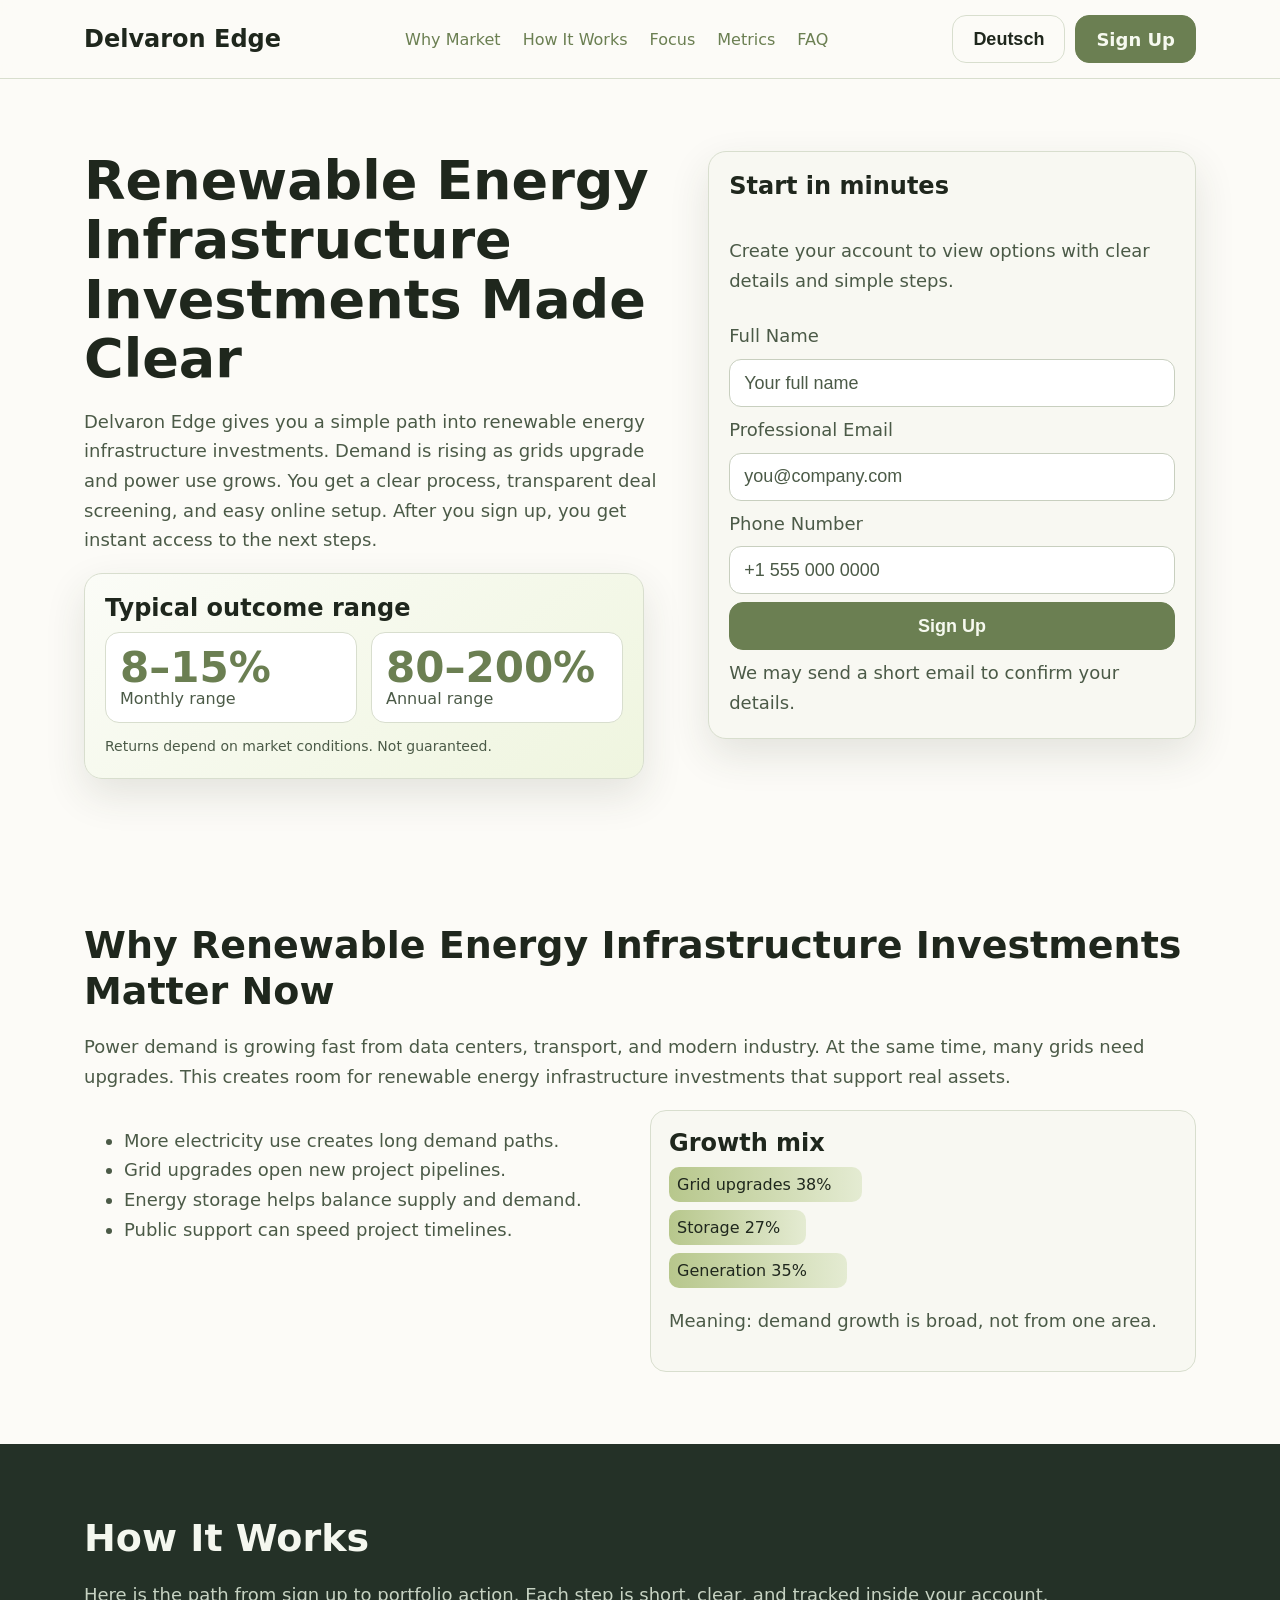
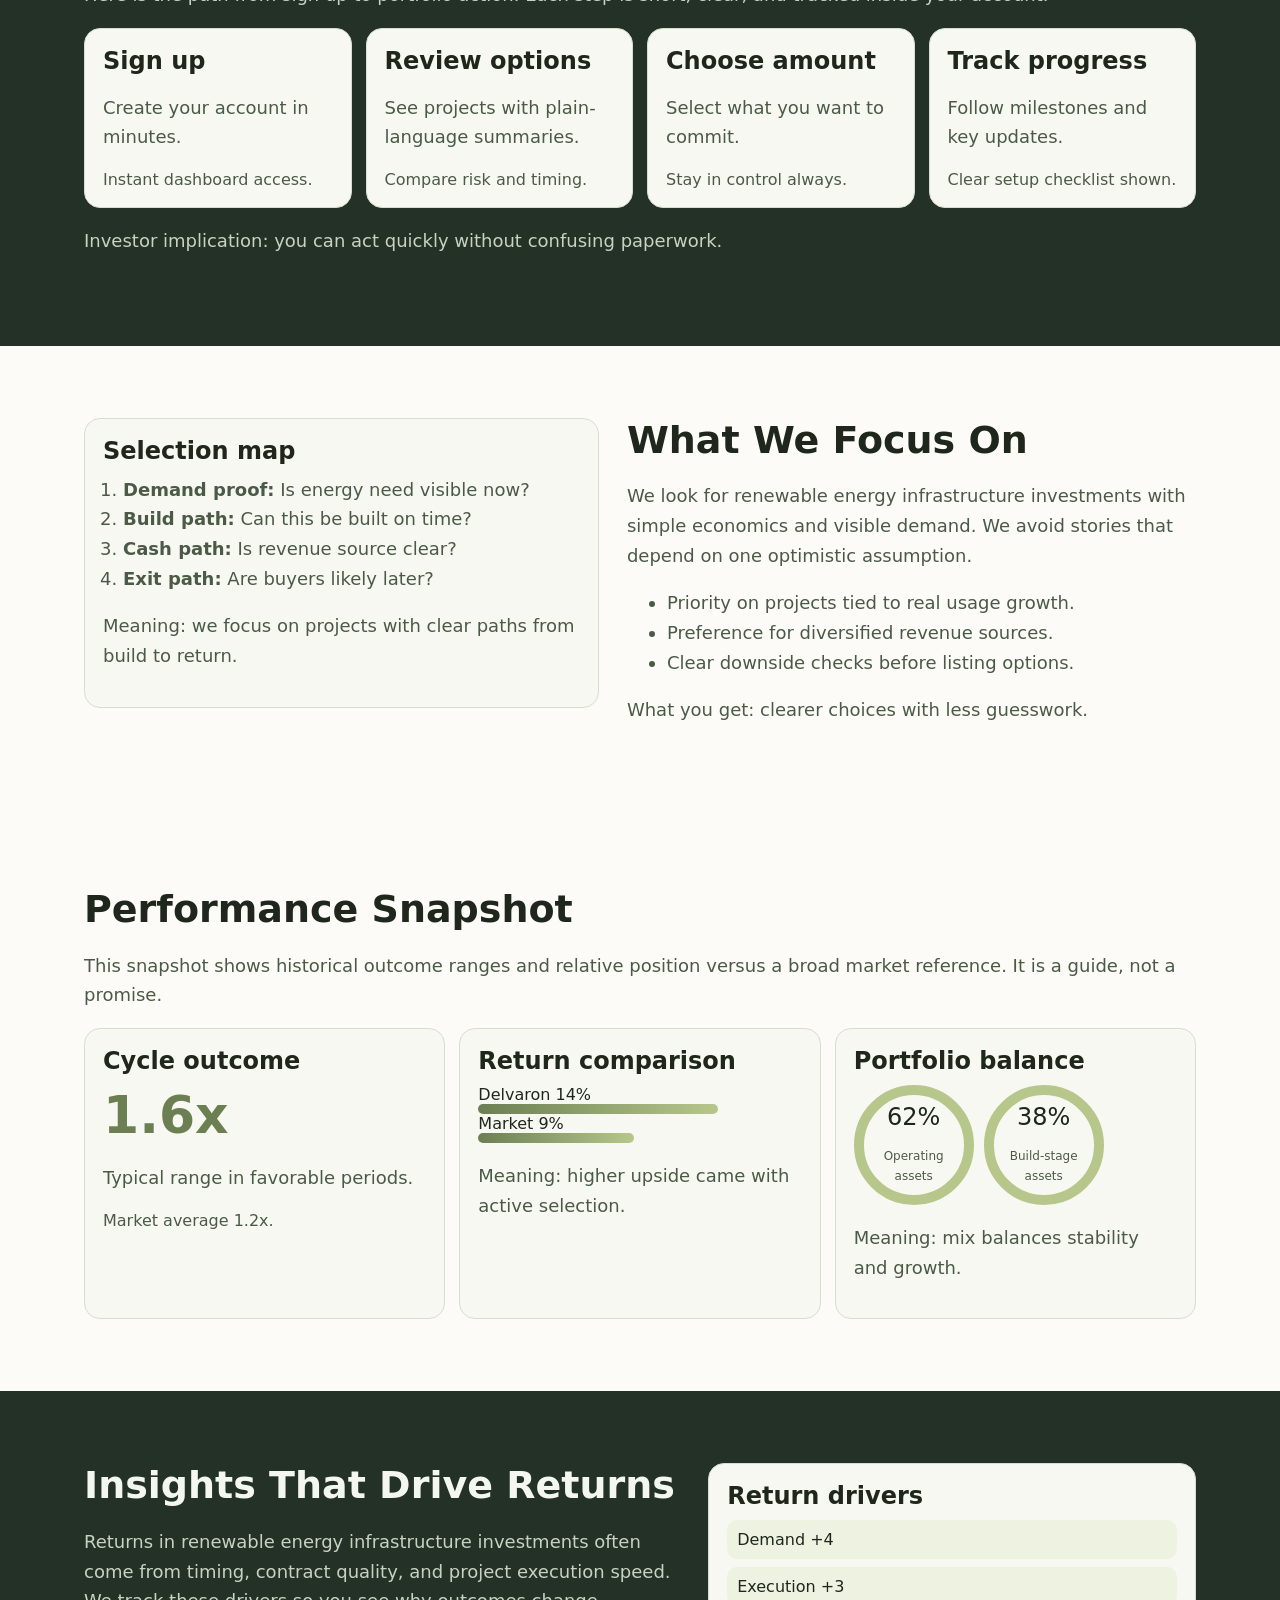
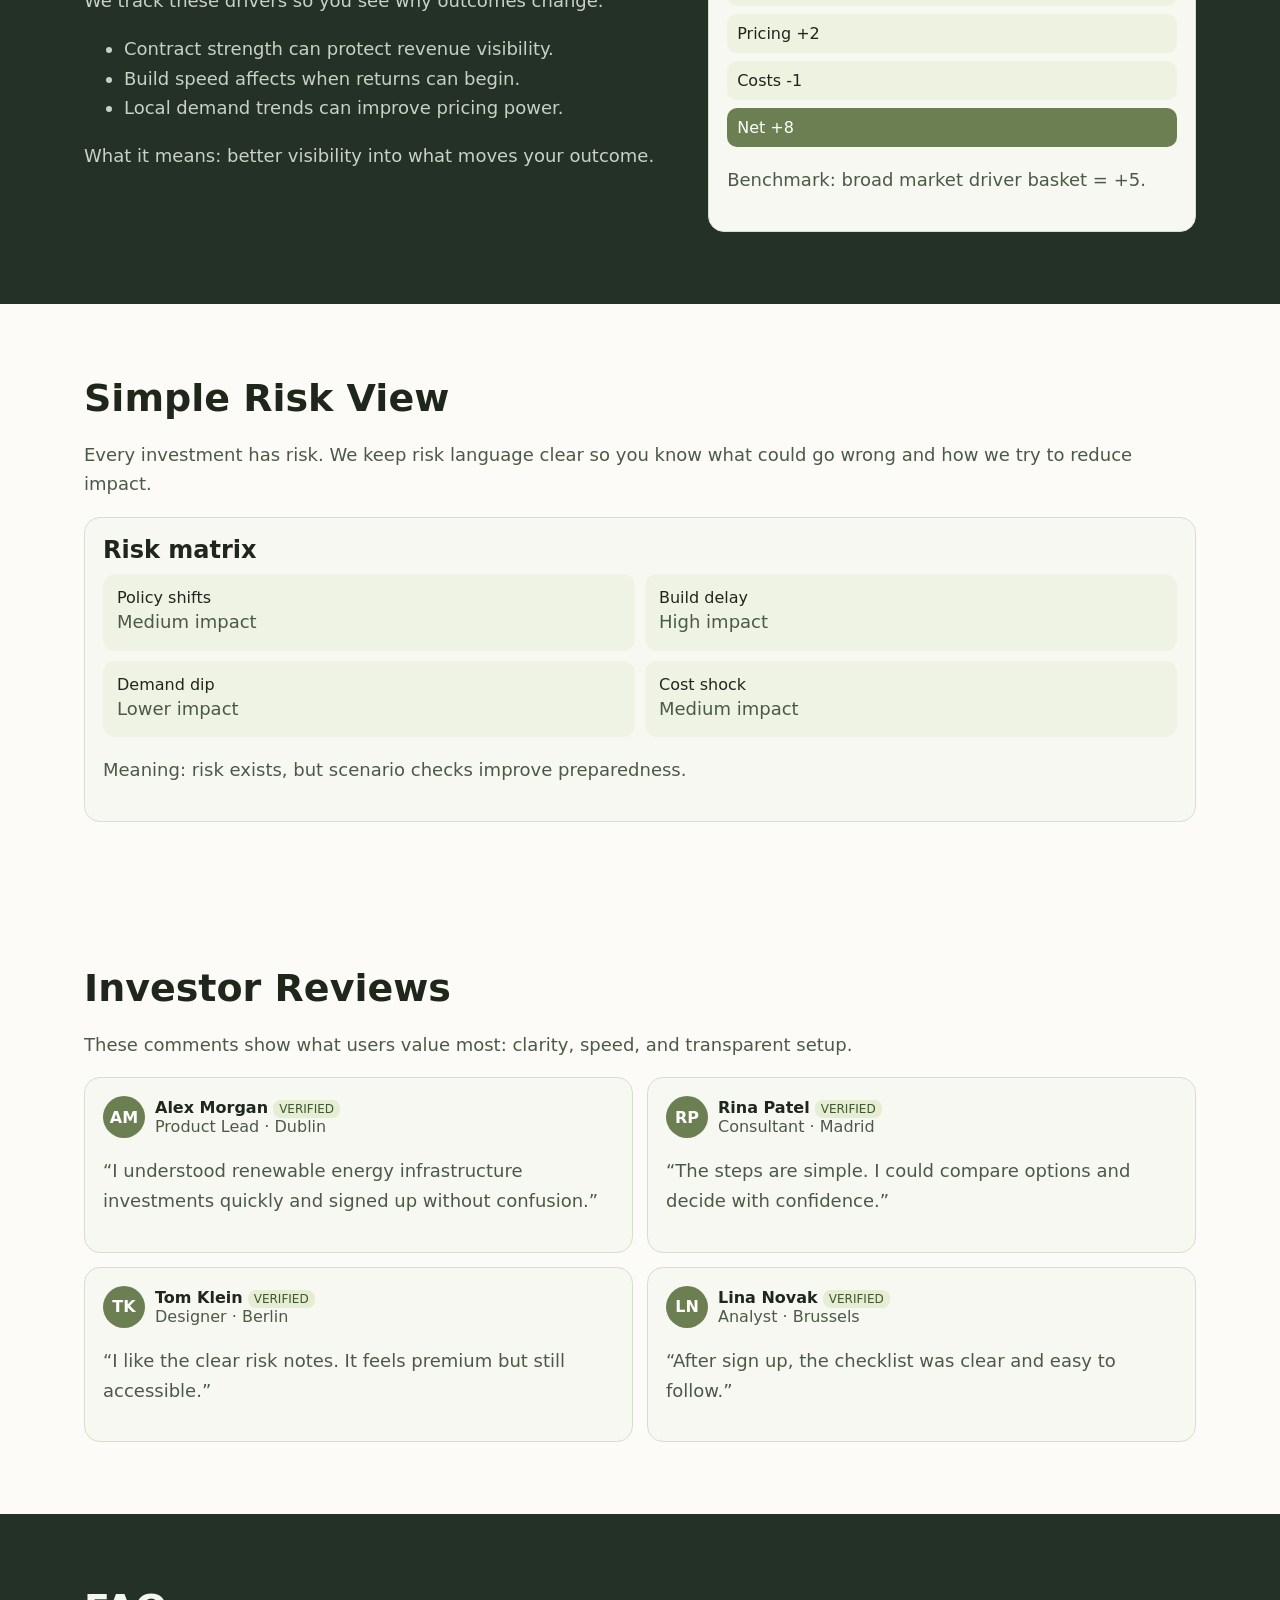
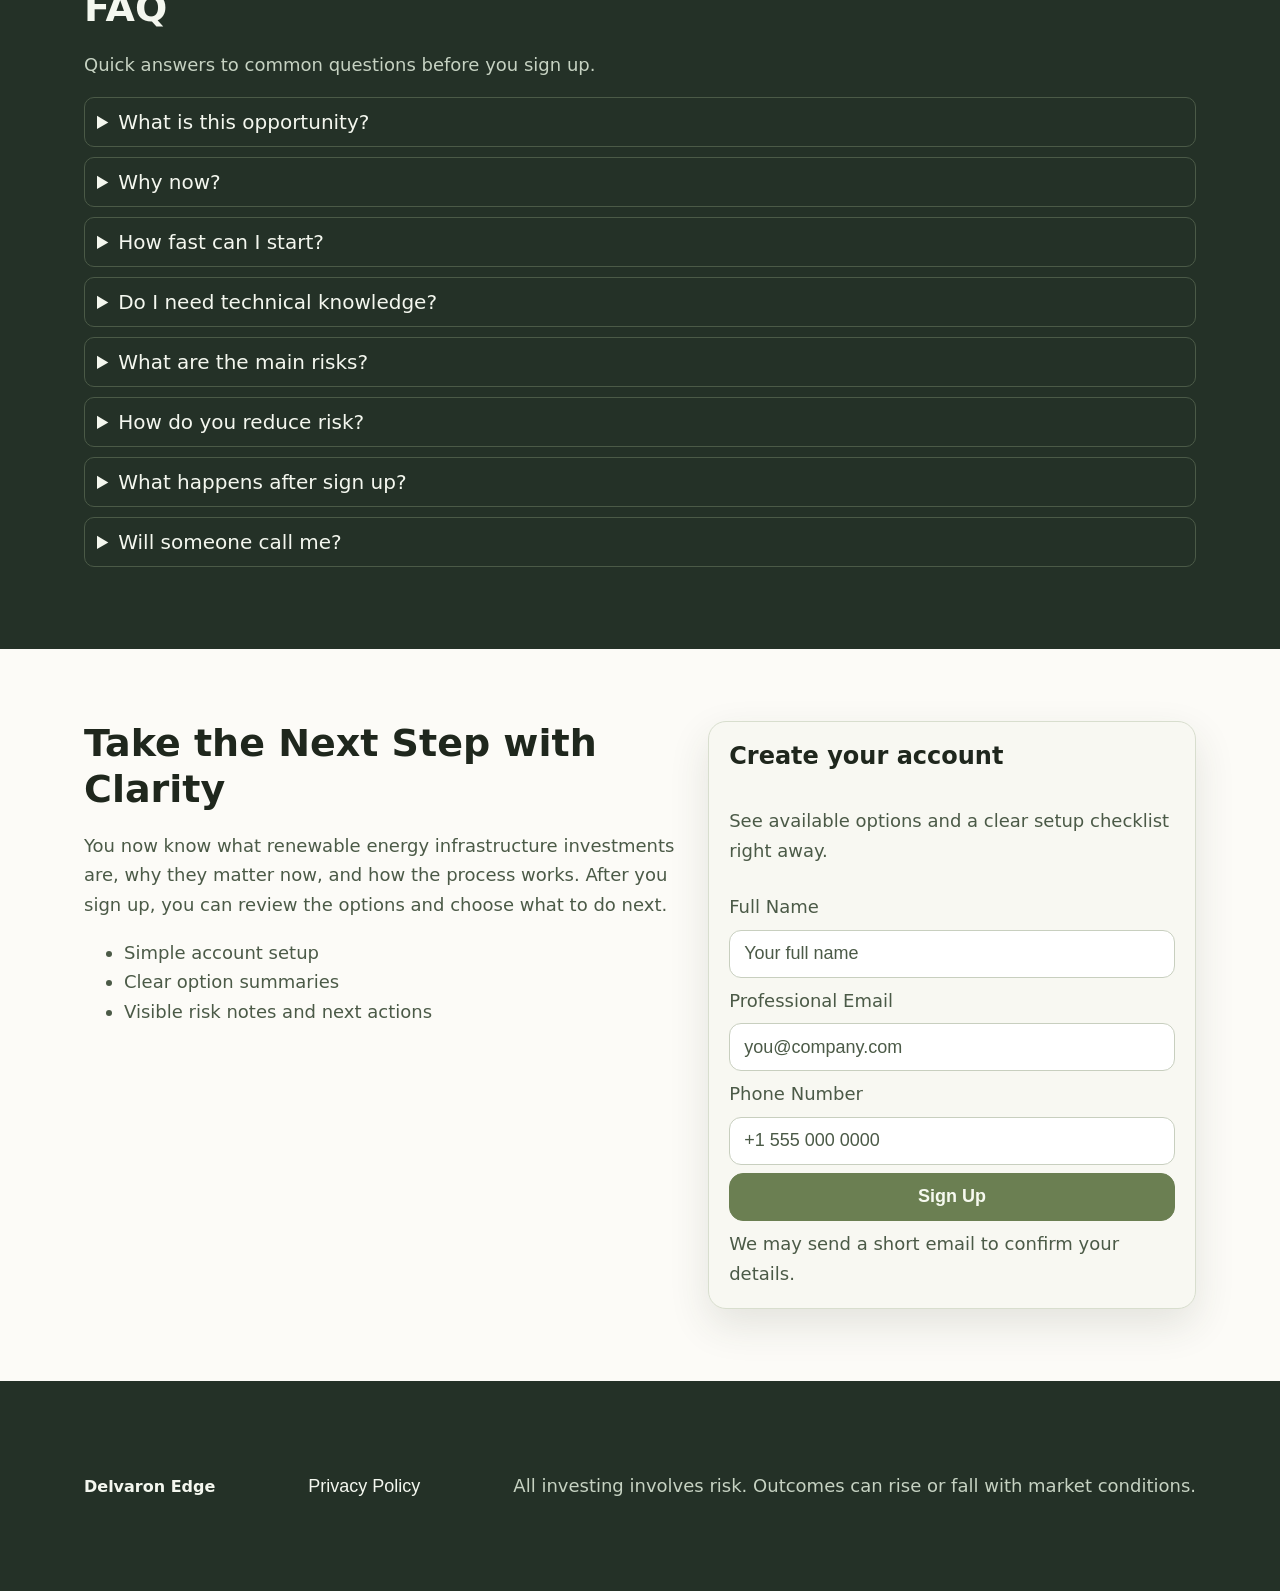
<file: de/index.html>
<!doctype html>
<html lang="en">
<head>
  <meta charset="UTF-8" />
  <meta name="viewport" content="width=device-width,initial-scale=1" />
  <title>Deutsch | Delvaron Edge Renewable Energy Infrastructure Investments</title>
  <meta name="description" content="Deutsch page for Delvaron Edge. Learn renewable energy infrastructure investments in clear English and sign up in minutes." />
  <link rel="canonical" href="https://delvaronedge.com/de/index.html" />
  <link rel="alternate" hreflang="en" href="https://delvaronedge.com/index.html" />
  <link rel="alternate" hreflang="de" href="https://delvaronedge.com/de/index.html" />
  <link rel="alternate" hreflang="fr" href="https://delvaronedge.com/fr/index.html" />
  <link rel="alternate" hreflang="es" href="https://delvaronedge.com/es/index.html" />
  <link rel="alternate" hreflang="it" href="https://delvaronedge.com/it/index.html" />
  <link rel="alternate" hreflang="tr" href="https://delvaronedge.com/tr/index.html" />
  <link rel="alternate" hreflang="pt" href="https://delvaronedge.com/pt/index.html" />
  <link rel="alternate" hreflang="ja" href="https://delvaronedge.com/jp/index.html" />
  <link rel="alternate" hreflang="sk" href="https://delvaronedge.com/sk/index.html" />
  <link rel="alternate" hreflang="nl-BE" href="https://delvaronedge.com/be/index.html" />
  <link rel="alternate" hreflang="x-default" href="https://delvaronedge.com/index.html" />
  <meta property="og:title" content="Deutsch | Delvaron Edge Renewable Energy Infrastructure Investments" />
  <meta property="og:description" content="Deutsch page for Delvaron Edge. Learn renewable energy infrastructure investments in clear English and sign up in minutes." />
  <meta property="og:type" content="website" />
  <meta property="og:url" content="https://delvaronedge.com/de/index.html" />
  <meta property="og:site_name" content="Delvaron Edge" />
  <meta name="twitter:card" content="summary_large_image" />
  <meta name="twitter:title" content="Deutsch | Delvaron Edge Renewable Energy Infrastructure Investments" />
  <meta name="twitter:description" content="Deutsch page for Delvaron Edge. Learn renewable energy infrastructure investments in clear English and sign up in minutes." />
  <link rel="stylesheet" href="../assets/style.css" />
  <script defer src="../assets/app.js"></script>
</head>
<body>
  <header class="site-header">
    <div class="container topbar">
      <a class="brand" href="../index.html">Delvaron Edge</a>
      <nav class="main-nav" aria-label="Main">
        <a href="#why-market">Why Market</a>
        <a href="#model">How It Works</a>
        <a href="#focus">Focus</a>
        <a href="#metrics">Metrics</a>
        <a href="#faq">FAQ</a>
      </nav>
      <div class="header-actions">
        <div class="lang-switcher" data-dropdown>
          <button class="btn ghost active-lang" type="button" aria-expanded="false" aria-haspopup="true">Deutsch</button>
          <div class="lang-menu" role="menu">
            <a href="../index.html"><svg class="flag" viewBox="0 0 20 14" aria-hidden="true"><title>GB</title><rect width="20" height="14" fill="#edf2e1"/><rect y="9" width="20" height="5" fill="#c4d2af"/></svg>English</a>
<a href="../de/index.html"><svg class="flag" viewBox="0 0 20 14" aria-hidden="true"><title>DE</title><rect width="20" height="14" fill="#edf2e1"/><rect y="9" width="20" height="5" fill="#c4d2af"/></svg>Deutsch</a>
<a href="../fr/index.html"><svg class="flag" viewBox="0 0 20 14" aria-hidden="true"><title>FR</title><rect width="20" height="14" fill="#edf2e1"/><rect y="9" width="20" height="5" fill="#c4d2af"/></svg>Français</a>
<a href="../es/index.html"><svg class="flag" viewBox="0 0 20 14" aria-hidden="true"><title>ES</title><rect width="20" height="14" fill="#edf2e1"/><rect y="9" width="20" height="5" fill="#c4d2af"/></svg>Español</a>
<a href="../it/index.html"><svg class="flag" viewBox="0 0 20 14" aria-hidden="true"><title>IT</title><rect width="20" height="14" fill="#edf2e1"/><rect y="9" width="20" height="5" fill="#c4d2af"/></svg>Italiano</a>
<a href="../tr/index.html"><svg class="flag" viewBox="0 0 20 14" aria-hidden="true"><title>TR</title><rect width="20" height="14" fill="#edf2e1"/><rect y="9" width="20" height="5" fill="#c4d2af"/></svg>Türkçe</a>
<a href="../pt/index.html"><svg class="flag" viewBox="0 0 20 14" aria-hidden="true"><title>PT</title><rect width="20" height="14" fill="#edf2e1"/><rect y="9" width="20" height="5" fill="#c4d2af"/></svg>Português</a>
<a href="../jp/index.html"><svg class="flag" viewBox="0 0 20 14" aria-hidden="true"><title>JP</title><rect width="20" height="14" fill="#edf2e1"/><rect y="9" width="20" height="5" fill="#c4d2af"/></svg>日本語</a>
<a href="../sk/index.html"><svg class="flag" viewBox="0 0 20 14" aria-hidden="true"><title>SK</title><rect width="20" height="14" fill="#edf2e1"/><rect y="9" width="20" height="5" fill="#c4d2af"/></svg>Slovak</a>
<a href="../be/index.html"><svg class="flag" viewBox="0 0 20 14" aria-hidden="true"><title>BE</title><rect width="20" height="14" fill="#edf2e1"/><rect y="9" width="20" height="5" fill="#c4d2af"/></svg>Nederlands (BE)</a></div>
        </div>
        <a href="#final-cta" class="btn primary">Sign Up</a>
        <button class="burger" aria-label="Open navigation" aria-controls="mobile-drawer" aria-expanded="false"><span></span><span></span><span></span></button>
      </div>
    </div>
  </header>

  <aside id="mobile-drawer" class="drawer" aria-hidden="true">
    <div class="drawer-head"><strong>Menu</strong><button class="drawer-close" aria-label="Close menu">×</button></div>
    <nav class="drawer-nav">
      <a href="#why-market">Why Market</a><a href="#model">How It Works</a><a href="#focus">Focus</a><a href="#metrics">Metrics</a><a href="#faq">FAQ</a>
    </nav>
    <div class="drawer-lang"><a href="../index.html"><svg class="flag" viewBox="0 0 20 14" aria-hidden="true"><title>GB</title><rect width="20" height="14" fill="#edf2e1"/><rect y="9" width="20" height="5" fill="#c4d2af"/></svg>English</a>
<a href="../de/index.html"><svg class="flag" viewBox="0 0 20 14" aria-hidden="true"><title>DE</title><rect width="20" height="14" fill="#edf2e1"/><rect y="9" width="20" height="5" fill="#c4d2af"/></svg>Deutsch</a>
<a href="../fr/index.html"><svg class="flag" viewBox="0 0 20 14" aria-hidden="true"><title>FR</title><rect width="20" height="14" fill="#edf2e1"/><rect y="9" width="20" height="5" fill="#c4d2af"/></svg>Français</a>
<a href="../es/index.html"><svg class="flag" viewBox="0 0 20 14" aria-hidden="true"><title>ES</title><rect width="20" height="14" fill="#edf2e1"/><rect y="9" width="20" height="5" fill="#c4d2af"/></svg>Español</a>
<a href="../it/index.html"><svg class="flag" viewBox="0 0 20 14" aria-hidden="true"><title>IT</title><rect width="20" height="14" fill="#edf2e1"/><rect y="9" width="20" height="5" fill="#c4d2af"/></svg>Italiano</a>
<a href="../tr/index.html"><svg class="flag" viewBox="0 0 20 14" aria-hidden="true"><title>TR</title><rect width="20" height="14" fill="#edf2e1"/><rect y="9" width="20" height="5" fill="#c4d2af"/></svg>Türkçe</a>
<a href="../pt/index.html"><svg class="flag" viewBox="0 0 20 14" aria-hidden="true"><title>PT</title><rect width="20" height="14" fill="#edf2e1"/><rect y="9" width="20" height="5" fill="#c4d2af"/></svg>Português</a>
<a href="../jp/index.html"><svg class="flag" viewBox="0 0 20 14" aria-hidden="true"><title>JP</title><rect width="20" height="14" fill="#edf2e1"/><rect y="9" width="20" height="5" fill="#c4d2af"/></svg>日本語</a>
<a href="../sk/index.html"><svg class="flag" viewBox="0 0 20 14" aria-hidden="true"><title>SK</title><rect width="20" height="14" fill="#edf2e1"/><rect y="9" width="20" height="5" fill="#c4d2af"/></svg>Slovak</a>
<a href="../be/index.html"><svg class="flag" viewBox="0 0 20 14" aria-hidden="true"><title>BE</title><rect width="20" height="14" fill="#edf2e1"/><rect y="9" width="20" height="5" fill="#c4d2af"/></svg>Nederlands (BE)</a></div>
    <a href="#final-cta" class="btn primary">Sign Up</a>
  </aside>
  <div class="drawer-backdrop"></div>

  <main>
    <section class="section light hero" id="hero">
      <div class="container split">
        <div>
          <h1>Renewable Energy Infrastructure Investments Made Clear</h1>
          <p>Delvaron Edge gives you a simple path into renewable energy infrastructure investments. Demand is rising as grids upgrade and power use grows. You get a clear process, transparent deal screening, and easy online setup. After you sign up, you get instant access to the next steps.</p>
          <div class="performance-panel">
            <h3>Typical outcome range</h3>
            <div class="perf-grid">
              <article><strong>8–15%</strong><span>Monthly range</span></article>
              <article><strong>80–200%</strong><span>Annual range</span></article>
            </div>
            <p class="micro">Returns depend on market conditions. Not guaranteed.</p>
          </div>
        </div>
        <form class="form-card lead-form">
          <h3 class="form-title">Start in minutes</h3>
          <p class="form-sub">Create your account to view options with clear details and simple steps.</p>
          <label for="name">Full Name</label><input id="name" name="name" placeholder="Your full name" required />
          <label for="email">Professional Email</label><input id="email" name="email" type="email" placeholder="you@company.com" required />
          <label for="phone">Phone Number</label><input id="phone" name="phone" type="tel" placeholder="+1 555 000 0000" required />
          <button class="btn primary" type="submit">Sign Up</button>
          <small>We may send a short email to confirm your details.</small>
        </form>
      </div>
    </section>

    <section class="section light" id="why-market"><div class="container">
      <h2>Why Renewable Energy Infrastructure Investments Matter Now</h2>
      <p>Power demand is growing fast from data centers, transport, and modern industry. At the same time, many grids need upgrades. This creates room for renewable energy infrastructure investments that support real assets.</p>
      <div class="two-col">
        <ul>
          <li>More electricity use creates long demand paths.</li><li>Grid upgrades open new project pipelines.</li><li>Energy storage helps balance supply and demand.</li><li>Public support can speed project timelines.</li>
        </ul>
        <div class="visual card stack-bars"><h3>Growth mix</h3><div class="stack"><span style="--w:38%">Grid upgrades 38%</span><span style="--w:27%">Storage 27%</span><span style="--w:35%">Generation 35%</span></div><p>Meaning: demand growth is broad, not from one area.</p></div>
      </div></div>
    </section>

    <section class="section dark" id="model"><div class="container">
      <h2>How It Works</h2><p>Here is the path from sign up to portfolio action. Each step is short, clear, and tracked inside your account.</p>
      <div class="steps-grid">
        <article class="card"><h3>Sign up</h3><p>Create your account in minutes.</p><div class="muted">Instant dashboard access.</div></article>
        <article class="card"><h3>Review options</h3><p>See projects with plain-language summaries.</p><div class="muted">Compare risk and timing.</div></article>
        <article class="card"><h3>Choose amount</h3><p>Select what you want to commit.</p><div class="muted">Stay in control always.</div></article>
        <article class="card"><h3>Track progress</h3><p>Follow milestones and key updates.</p><div class="muted">Clear setup checklist shown.</div></article>
      </div>
      <p class="interpret">Investor implication: you can act quickly without confusing paperwork.</p>
    </div></section>

    <section class="section light" id="focus"><div class="container split alt">
      <div class="visual card diag"><h3>Selection map</h3><ol><li><b>Demand proof:</b> Is energy need visible now?</li><li><b>Build path:</b> Can this be built on time?</li><li><b>Cash path:</b> Is revenue source clear?</li><li><b>Exit path:</b> Are buyers likely later?</li></ol><p>Meaning: we focus on projects with clear paths from build to return.</p></div>
      <div><h2>What We Focus On</h2><p>We look for renewable energy infrastructure investments with simple economics and visible demand. We avoid stories that depend on one optimistic assumption.</p><ul><li>Priority on projects tied to real usage growth.</li><li>Preference for diversified revenue sources.</li><li>Clear downside checks before listing options.</li></ul><p class="interpret">What you get: clearer choices with less guesswork.</p></div>
    </div></section>

    <section class="section light" id="metrics"><div class="container">
      <h2>Performance Snapshot</h2><p>This snapshot shows historical outcome ranges and relative position versus a broad market reference. It is a guide, not a promise.</p>
      <div class="three-grid">
        <div class="card"><h3>Cycle outcome</h3><div class="big">1.6x</div><p>Typical range in favorable periods.</p><div class="muted">Market average 1.2x.</div></div>
        <div class="card compare"><h3>Return comparison</h3><div><span>Delvaron 14%</span><i style="--w:74%"></i></div><div><span>Market 9%</span><i style="--w:48%"></i></div><p>Meaning: higher upside came with active selection.</p></div>
        <div class="card rings"><h3>Portfolio balance</h3><div class="ring-wrap"><span class="ring">62%<small>Operating assets</small></span><span class="ring">38%<small>Build-stage assets</small></span></div><p>Meaning: mix balances stability and growth.</p></div>
      </div>
    </div></section>

    <section class="section dark" id="insights"><div class="container split">
      <div><h2>Insights That Drive Returns</h2><p>Returns in renewable energy infrastructure investments often come from timing, contract quality, and project execution speed. We track these drivers so you see why outcomes change.</p><ul><li>Contract strength can protect revenue visibility.</li><li>Build speed affects when returns can begin.</li><li>Local demand trends can improve pricing power.</li></ul><p class="interpret">What it means: better visibility into what moves your outcome.</p></div>
      <div class="card waterfall"><h3>Return drivers</h3><div class="wf"><span>Demand +4</span><span>Execution +3</span><span>Pricing +2</span><span>Costs -1</span><span class="total">Net +8</span></div><p>Benchmark: broad market driver basket = +5.</p></div>
    </div></section>

    <section class="section light" id="risk"><div class="container">
      <h2>Simple Risk View</h2><p>Every investment has risk. We keep risk language clear so you know what could go wrong and how we try to reduce impact.</p>
      <div class="risk-matrix card"><h3>Risk matrix</h3><div class="matrix"><span>Policy shifts<br><small>Medium impact</small></span><span>Build delay<br><small>High impact</small></span><span>Demand dip<br><small>Lower impact</small></span><span>Cost shock<br><small>Medium impact</small></span></div><p>Meaning: risk exists, but scenario checks improve preparedness.</p></div>
    </div></section>

    <section class="section light" id="reviews"><div class="container">
      <h2>Investor Reviews</h2><p>These comments show what users value most: clarity, speed, and transparent setup.</p>
      <div class="review-grid">
        <article class="card review"><div class="head"><div class="avatar">AM</div><div><strong>Alex Morgan</strong> <em>VERIFIED</em><div class="muted">Product Lead · Dublin</div></div></div><p>“I understood renewable energy infrastructure investments quickly and signed up without confusion.”</p></article>
        <article class="card review"><div class="head"><div class="avatar">RP</div><div><strong>Rina Patel</strong> <em>VERIFIED</em><div class="muted">Consultant · Madrid</div></div></div><p>“The steps are simple. I could compare options and decide with confidence.”</p></article>
        <article class="card review"><div class="head"><div class="avatar">TK</div><div><strong>Tom Klein</strong> <em>VERIFIED</em><div class="muted">Designer · Berlin</div></div></div><p>“I like the clear risk notes. It feels premium but still accessible.”</p></article>
        <article class="card review"><div class="head"><div class="avatar">LN</div><div><strong>Lina Novak</strong> <em>VERIFIED</em><div class="muted">Analyst · Brussels</div></div></div><p>“After sign up, the checklist was clear and easy to follow.”</p></article>
      </div>
    </div></section>

    <section class="section dark" id="faq"><div class="container">
      <h2>FAQ</h2><p>Quick answers to common questions before you sign up.</p>
      <div class="faq-list">
        <details><summary>What is this opportunity?</summary><p>It is access to renewable energy infrastructure investments through a clear online path.</p></details><details><summary>Why now?</summary><p>Power demand and grid upgrades create a strong window for project growth.</p></details><details><summary>How fast can I start?</summary><p>After you sign up, you get instant access to the next steps.</p></details><details><summary>Do I need technical knowledge?</summary><p>No. Each option is explained in plain English with key points.</p></details><details><summary>What are the main risks?</summary><p>Project delays, policy changes, and market pricing shifts can affect outcomes.</p></details><details><summary>How do you reduce risk?</summary><p>We screen for demand proof, build readiness, and clearer revenue paths.</p></details><details><summary>What happens after sign up?</summary><p>After you sign up, you will see a clear setup checklist.</p></details><details><summary>Will someone call me?</summary><p>No calls are required. We may send a short email to confirm details.</p></details>
      </div>
    </div></section>

    <section class="section light" id="final-cta"><div class="container split">
      <div><h2>Take the Next Step with Clarity</h2><p>You now know what renewable energy infrastructure investments are, why they matter now, and how the process works. After you sign up, you can review the options and choose what to do next.</p><ul><li>Simple account setup</li><li>Clear option summaries</li><li>Visible risk notes and next actions</li></ul></div>
      <form class="form-card lead-form">
        <h3 class="form-title">Create your account</h3>
        <p class="form-sub">See available options and a clear setup checklist right away.</p>
        <label for="name2">Full Name</label><input id="name2" name="name2" placeholder="Your full name" required />
        <label for="email2">Professional Email</label><input id="email2" name="email2" type="email" placeholder="you@company.com" required />
        <label for="phone2">Phone Number</label><input id="phone2" name="phone2" type="tel" placeholder="+1 555 000 0000" required />
        <button class="btn primary" type="submit">Sign Up</button>
        <small>We may send a short email to confirm your details.</small>
      </form>
    </div></section>
  </main>

  <footer class="section dark footer"><div class="container foot">
    <strong>Delvaron Edge</strong>
    <button class="link privacy-open" type="button">Privacy Policy</button>
    <p>All investing involves risk. Outcomes can rise or fall with market conditions.</p>
  </div></footer>

  <div class="modal" id="privacy-modal" aria-hidden="true" role="dialog" aria-modal="true" aria-labelledby="privacy-title">
    <div class="modal-card">
      <button class="modal-x" aria-label="Close privacy policy">×</button>
      <h2 id="privacy-title">Privacy Policy</h2>
      <div class="modal-body"><p><strong>Introduction.</strong> We explain how we handle your data in simple terms.</p><p><strong>Data collection.</strong> We collect details you enter in forms and basic site usage data.</p><p><strong>Legal basis.</strong> We process data to provide requested access and improve service quality.</p><p><strong>Cookies.</strong> Cookies help site function, remember preferences, and measure performance.</p><p><strong>Retention.</strong> We keep data only as long as needed for service and legal obligations.</p><p><strong>Third-party sharing.</strong> We share limited data with trusted service providers when required.</p><p><strong>Security.</strong> We use technical and organizational controls to protect stored information.</p><p><strong>User rights.</strong> You may request access, correction, deletion, or export of your data.</p><p><strong>International transfers.</strong> Data may be processed across regions with safeguards in place.</p><p><strong>Industry risk disclosure.</strong> Investment information is educational and not a guaranteed result.</p><p><strong>Contact.</strong> Email privacy@delvaronedge.com for privacy requests or questions.</p></div>
      <div class="modal-foot"><button class="btn ghost modal-close" type="button">Close</button></div>
    </div>
  </div>

<script type="application/ld+json">{"@context":"https://schema.org","@graph":[{"@type":"Organization","name":"Delvaron Edge","url":"https://delvaronedge.com"},{"@type":"WebSite","name":"Delvaron Edge","url":"https://delvaronedge.com"},{"@type":"FAQPage","mainEntity":[{"@type":"Question","name":"What is this opportunity?","acceptedAnswer":{"@type":"Answer","text":"It is access to renewable energy infrastructure investments through a clear online path."}},{"@type":"Question","name":"What happens after sign up?","acceptedAnswer":{"@type":"Answer","text":"After you sign up, you will see a clear setup checklist."}}]},{"@type":"Review","author":{"@type":"Person","name":"Alex Morgan"},"reviewBody":"I understood renewable energy infrastructure investments quickly and signed up without confusion.","itemReviewed":{"@type":"Service","name":"Delvaron Edge"}}]}</script>
</body></html>
</file>
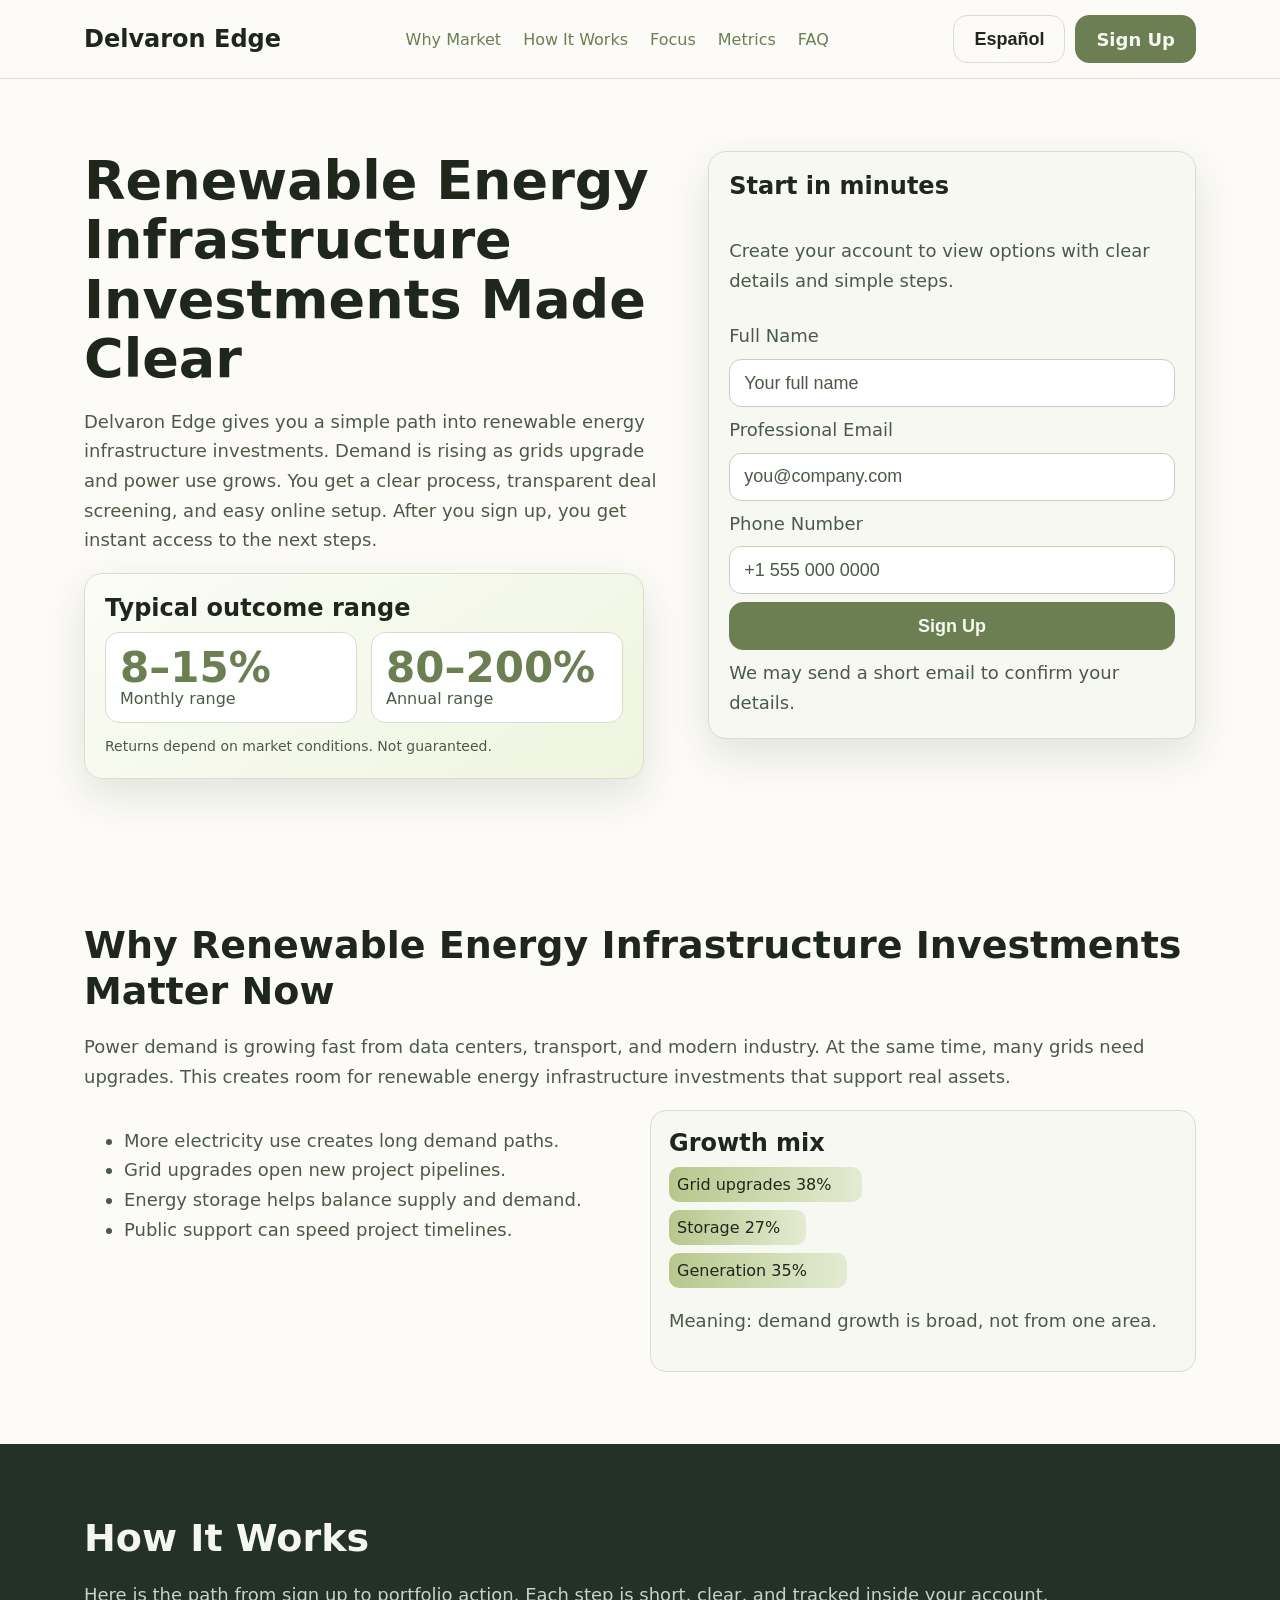
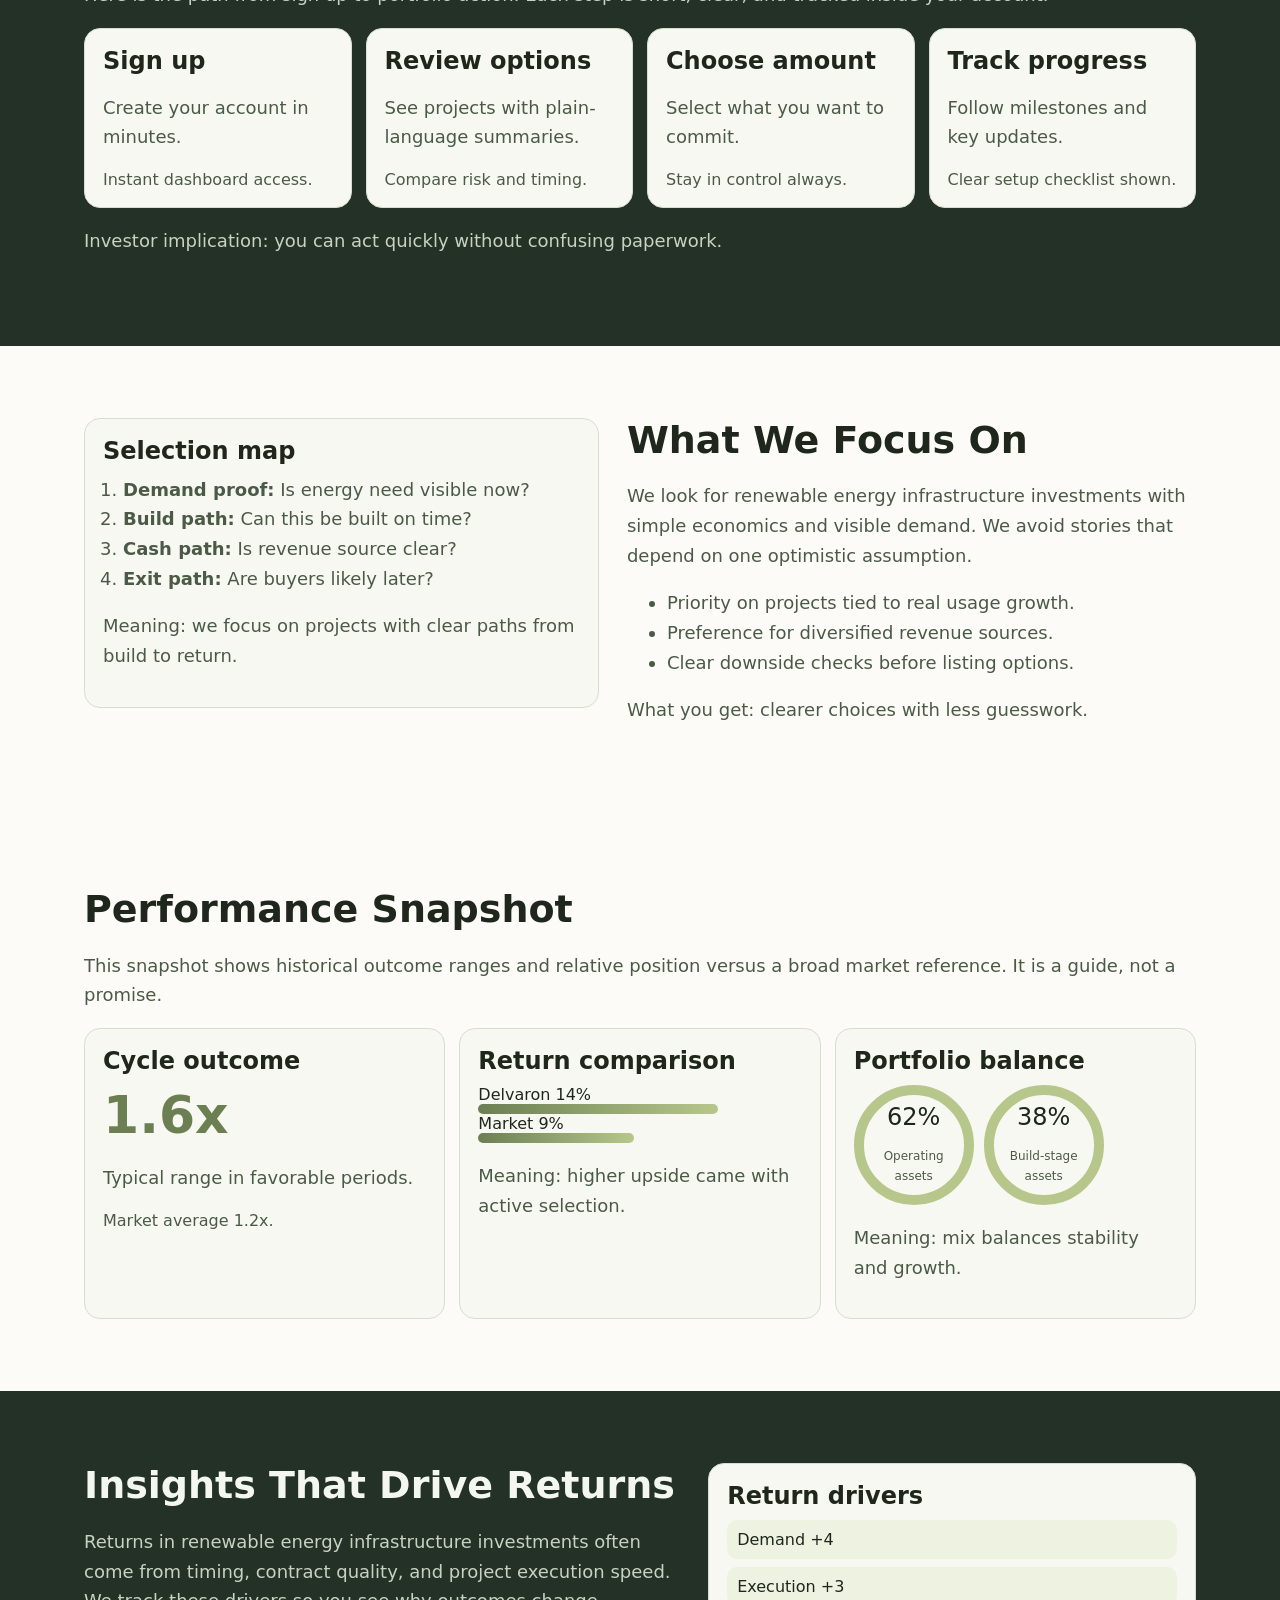
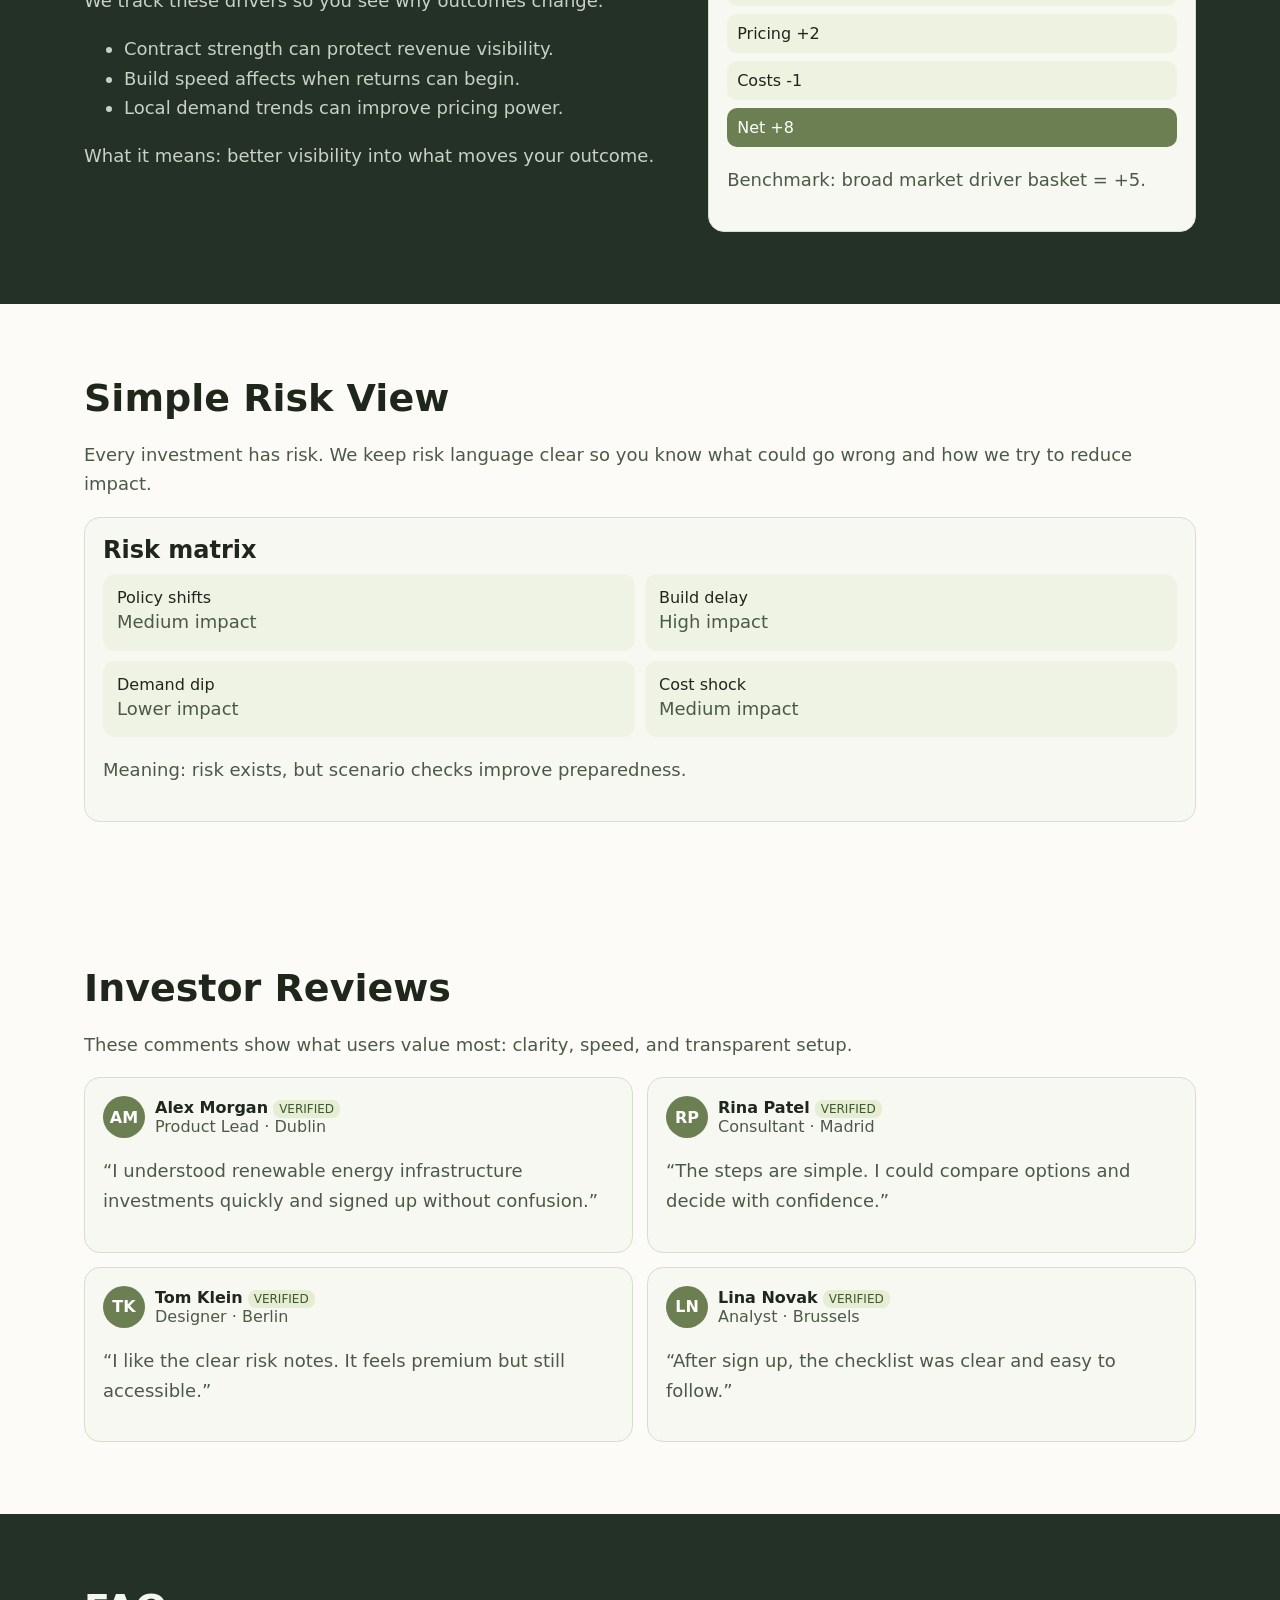
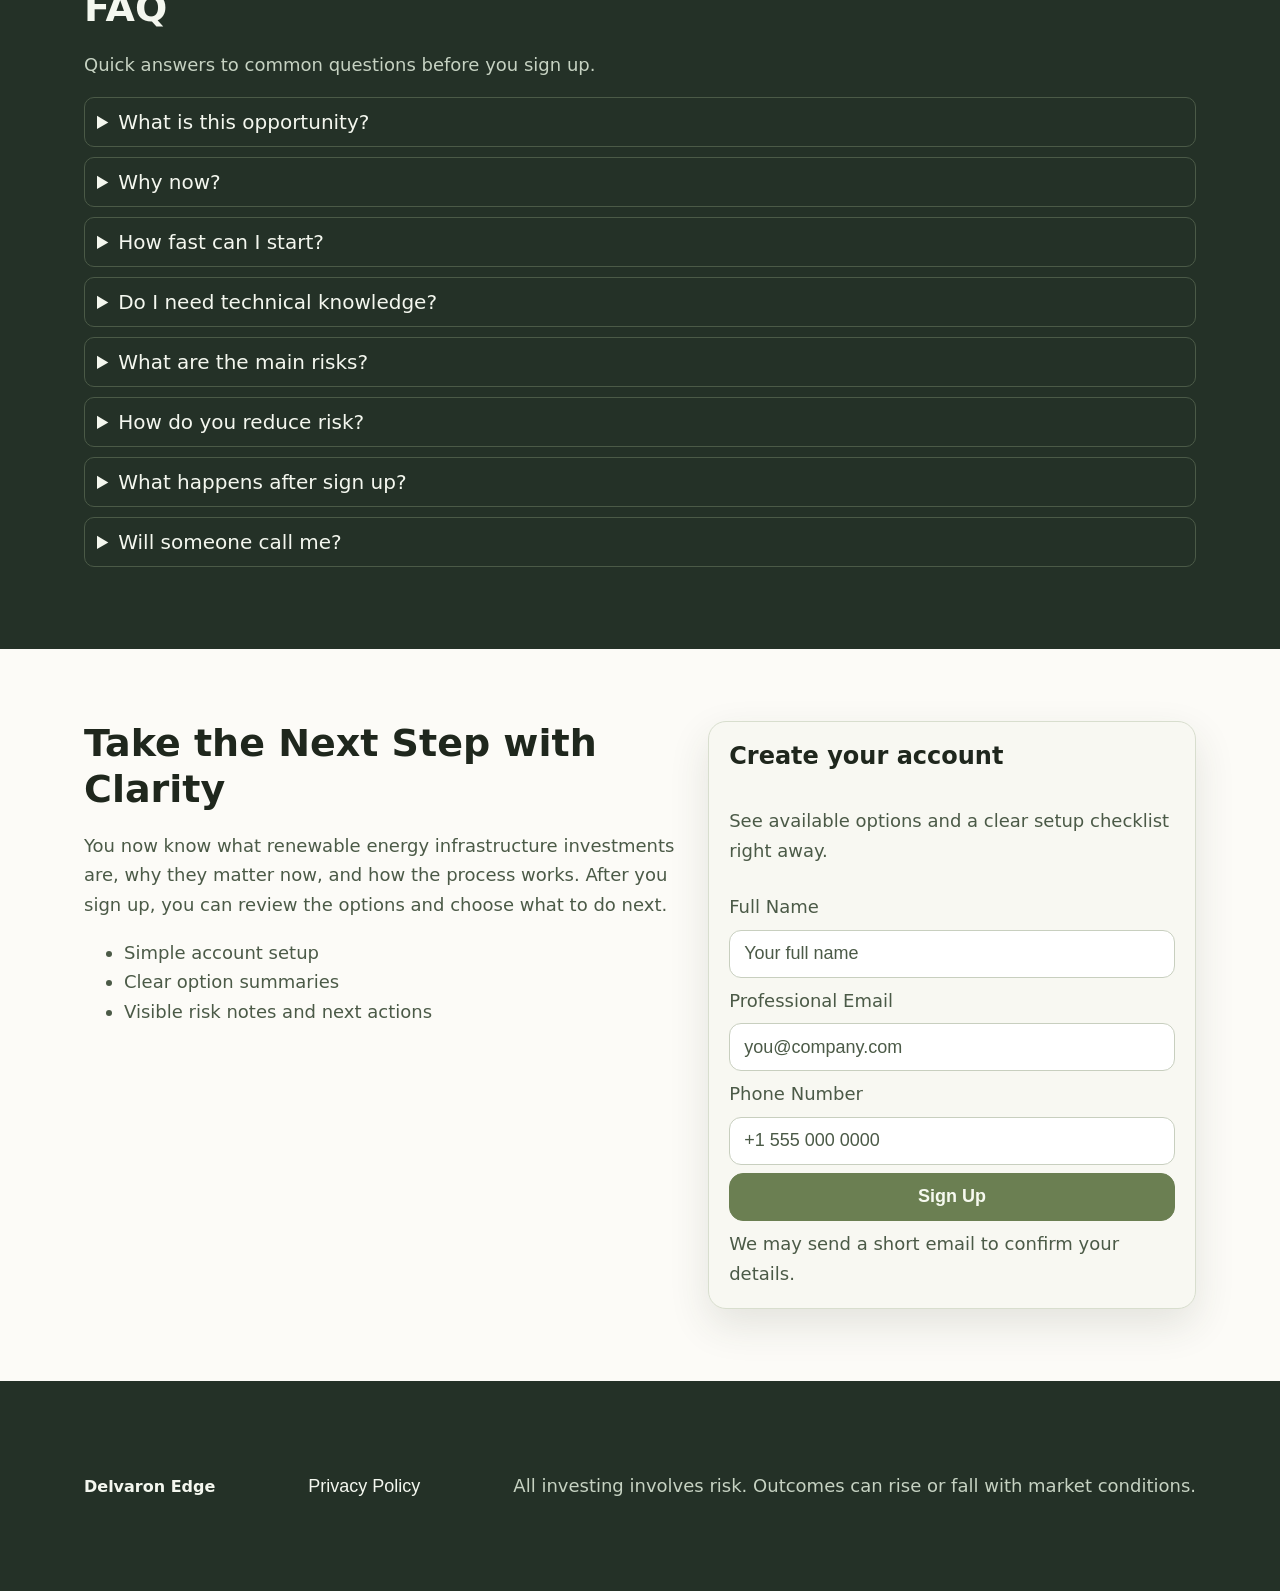
<file: es/index.html>
<!doctype html>
<html lang="en">
<head>
  <meta charset="UTF-8" />
  <meta name="viewport" content="width=device-width,initial-scale=1" />
  <title>Español | Delvaron Edge Renewable Energy Infrastructure Investments</title>
  <meta name="description" content="Español page for Delvaron Edge. Learn renewable energy infrastructure investments in clear English and sign up in minutes." />
  <link rel="canonical" href="https://delvaronedge.com/es/index.html" />
  <link rel="alternate" hreflang="en" href="https://delvaronedge.com/index.html" />
  <link rel="alternate" hreflang="de" href="https://delvaronedge.com/de/index.html" />
  <link rel="alternate" hreflang="fr" href="https://delvaronedge.com/fr/index.html" />
  <link rel="alternate" hreflang="es" href="https://delvaronedge.com/es/index.html" />
  <link rel="alternate" hreflang="it" href="https://delvaronedge.com/it/index.html" />
  <link rel="alternate" hreflang="tr" href="https://delvaronedge.com/tr/index.html" />
  <link rel="alternate" hreflang="pt" href="https://delvaronedge.com/pt/index.html" />
  <link rel="alternate" hreflang="ja" href="https://delvaronedge.com/jp/index.html" />
  <link rel="alternate" hreflang="sk" href="https://delvaronedge.com/sk/index.html" />
  <link rel="alternate" hreflang="nl-BE" href="https://delvaronedge.com/be/index.html" />
  <link rel="alternate" hreflang="x-default" href="https://delvaronedge.com/index.html" />
  <meta property="og:title" content="Español | Delvaron Edge Renewable Energy Infrastructure Investments" />
  <meta property="og:description" content="Español page for Delvaron Edge. Learn renewable energy infrastructure investments in clear English and sign up in minutes." />
  <meta property="og:type" content="website" />
  <meta property="og:url" content="https://delvaronedge.com/es/index.html" />
  <meta property="og:site_name" content="Delvaron Edge" />
  <meta name="twitter:card" content="summary_large_image" />
  <meta name="twitter:title" content="Español | Delvaron Edge Renewable Energy Infrastructure Investments" />
  <meta name="twitter:description" content="Español page for Delvaron Edge. Learn renewable energy infrastructure investments in clear English and sign up in minutes." />
  <link rel="stylesheet" href="../assets/style.css" />
  <script defer src="../assets/app.js"></script>
</head>
<body>
  <header class="site-header">
    <div class="container topbar">
      <a class="brand" href="../index.html">Delvaron Edge</a>
      <nav class="main-nav" aria-label="Main">
        <a href="#why-market">Why Market</a>
        <a href="#model">How It Works</a>
        <a href="#focus">Focus</a>
        <a href="#metrics">Metrics</a>
        <a href="#faq">FAQ</a>
      </nav>
      <div class="header-actions">
        <div class="lang-switcher" data-dropdown>
          <button class="btn ghost active-lang" type="button" aria-expanded="false" aria-haspopup="true">Español</button>
          <div class="lang-menu" role="menu">
            <a href="../index.html"><svg class="flag" viewBox="0 0 20 14" aria-hidden="true"><title>GB</title><rect width="20" height="14" fill="#edf2e1"/><rect y="9" width="20" height="5" fill="#c4d2af"/></svg>English</a>
<a href="../de/index.html"><svg class="flag" viewBox="0 0 20 14" aria-hidden="true"><title>DE</title><rect width="20" height="14" fill="#edf2e1"/><rect y="9" width="20" height="5" fill="#c4d2af"/></svg>Deutsch</a>
<a href="../fr/index.html"><svg class="flag" viewBox="0 0 20 14" aria-hidden="true"><title>FR</title><rect width="20" height="14" fill="#edf2e1"/><rect y="9" width="20" height="5" fill="#c4d2af"/></svg>Français</a>
<a href="../es/index.html"><svg class="flag" viewBox="0 0 20 14" aria-hidden="true"><title>ES</title><rect width="20" height="14" fill="#edf2e1"/><rect y="9" width="20" height="5" fill="#c4d2af"/></svg>Español</a>
<a href="../it/index.html"><svg class="flag" viewBox="0 0 20 14" aria-hidden="true"><title>IT</title><rect width="20" height="14" fill="#edf2e1"/><rect y="9" width="20" height="5" fill="#c4d2af"/></svg>Italiano</a>
<a href="../tr/index.html"><svg class="flag" viewBox="0 0 20 14" aria-hidden="true"><title>TR</title><rect width="20" height="14" fill="#edf2e1"/><rect y="9" width="20" height="5" fill="#c4d2af"/></svg>Türkçe</a>
<a href="../pt/index.html"><svg class="flag" viewBox="0 0 20 14" aria-hidden="true"><title>PT</title><rect width="20" height="14" fill="#edf2e1"/><rect y="9" width="20" height="5" fill="#c4d2af"/></svg>Português</a>
<a href="../jp/index.html"><svg class="flag" viewBox="0 0 20 14" aria-hidden="true"><title>JP</title><rect width="20" height="14" fill="#edf2e1"/><rect y="9" width="20" height="5" fill="#c4d2af"/></svg>日本語</a>
<a href="../sk/index.html"><svg class="flag" viewBox="0 0 20 14" aria-hidden="true"><title>SK</title><rect width="20" height="14" fill="#edf2e1"/><rect y="9" width="20" height="5" fill="#c4d2af"/></svg>Slovak</a>
<a href="../be/index.html"><svg class="flag" viewBox="0 0 20 14" aria-hidden="true"><title>BE</title><rect width="20" height="14" fill="#edf2e1"/><rect y="9" width="20" height="5" fill="#c4d2af"/></svg>Nederlands (BE)</a></div>
        </div>
        <a href="#final-cta" class="btn primary">Sign Up</a>
        <button class="burger" aria-label="Open navigation" aria-controls="mobile-drawer" aria-expanded="false"><span></span><span></span><span></span></button>
      </div>
    </div>
  </header>

  <aside id="mobile-drawer" class="drawer" aria-hidden="true">
    <div class="drawer-head"><strong>Menu</strong><button class="drawer-close" aria-label="Close menu">×</button></div>
    <nav class="drawer-nav">
      <a href="#why-market">Why Market</a><a href="#model">How It Works</a><a href="#focus">Focus</a><a href="#metrics">Metrics</a><a href="#faq">FAQ</a>
    </nav>
    <div class="drawer-lang"><a href="../index.html"><svg class="flag" viewBox="0 0 20 14" aria-hidden="true"><title>GB</title><rect width="20" height="14" fill="#edf2e1"/><rect y="9" width="20" height="5" fill="#c4d2af"/></svg>English</a>
<a href="../de/index.html"><svg class="flag" viewBox="0 0 20 14" aria-hidden="true"><title>DE</title><rect width="20" height="14" fill="#edf2e1"/><rect y="9" width="20" height="5" fill="#c4d2af"/></svg>Deutsch</a>
<a href="../fr/index.html"><svg class="flag" viewBox="0 0 20 14" aria-hidden="true"><title>FR</title><rect width="20" height="14" fill="#edf2e1"/><rect y="9" width="20" height="5" fill="#c4d2af"/></svg>Français</a>
<a href="../es/index.html"><svg class="flag" viewBox="0 0 20 14" aria-hidden="true"><title>ES</title><rect width="20" height="14" fill="#edf2e1"/><rect y="9" width="20" height="5" fill="#c4d2af"/></svg>Español</a>
<a href="../it/index.html"><svg class="flag" viewBox="0 0 20 14" aria-hidden="true"><title>IT</title><rect width="20" height="14" fill="#edf2e1"/><rect y="9" width="20" height="5" fill="#c4d2af"/></svg>Italiano</a>
<a href="../tr/index.html"><svg class="flag" viewBox="0 0 20 14" aria-hidden="true"><title>TR</title><rect width="20" height="14" fill="#edf2e1"/><rect y="9" width="20" height="5" fill="#c4d2af"/></svg>Türkçe</a>
<a href="../pt/index.html"><svg class="flag" viewBox="0 0 20 14" aria-hidden="true"><title>PT</title><rect width="20" height="14" fill="#edf2e1"/><rect y="9" width="20" height="5" fill="#c4d2af"/></svg>Português</a>
<a href="../jp/index.html"><svg class="flag" viewBox="0 0 20 14" aria-hidden="true"><title>JP</title><rect width="20" height="14" fill="#edf2e1"/><rect y="9" width="20" height="5" fill="#c4d2af"/></svg>日本語</a>
<a href="../sk/index.html"><svg class="flag" viewBox="0 0 20 14" aria-hidden="true"><title>SK</title><rect width="20" height="14" fill="#edf2e1"/><rect y="9" width="20" height="5" fill="#c4d2af"/></svg>Slovak</a>
<a href="../be/index.html"><svg class="flag" viewBox="0 0 20 14" aria-hidden="true"><title>BE</title><rect width="20" height="14" fill="#edf2e1"/><rect y="9" width="20" height="5" fill="#c4d2af"/></svg>Nederlands (BE)</a></div>
    <a href="#final-cta" class="btn primary">Sign Up</a>
  </aside>
  <div class="drawer-backdrop"></div>

  <main>
    <section class="section light hero" id="hero">
      <div class="container split">
        <div>
          <h1>Renewable Energy Infrastructure Investments Made Clear</h1>
          <p>Delvaron Edge gives you a simple path into renewable energy infrastructure investments. Demand is rising as grids upgrade and power use grows. You get a clear process, transparent deal screening, and easy online setup. After you sign up, you get instant access to the next steps.</p>
          <div class="performance-panel">
            <h3>Typical outcome range</h3>
            <div class="perf-grid">
              <article><strong>8–15%</strong><span>Monthly range</span></article>
              <article><strong>80–200%</strong><span>Annual range</span></article>
            </div>
            <p class="micro">Returns depend on market conditions. Not guaranteed.</p>
          </div>
        </div>
        <form class="form-card lead-form">
          <h3 class="form-title">Start in minutes</h3>
          <p class="form-sub">Create your account to view options with clear details and simple steps.</p>
          <label for="name">Full Name</label><input id="name" name="name" placeholder="Your full name" required />
          <label for="email">Professional Email</label><input id="email" name="email" type="email" placeholder="you@company.com" required />
          <label for="phone">Phone Number</label><input id="phone" name="phone" type="tel" placeholder="+1 555 000 0000" required />
          <button class="btn primary" type="submit">Sign Up</button>
          <small>We may send a short email to confirm your details.</small>
        </form>
      </div>
    </section>

    <section class="section light" id="why-market"><div class="container">
      <h2>Why Renewable Energy Infrastructure Investments Matter Now</h2>
      <p>Power demand is growing fast from data centers, transport, and modern industry. At the same time, many grids need upgrades. This creates room for renewable energy infrastructure investments that support real assets.</p>
      <div class="two-col">
        <ul>
          <li>More electricity use creates long demand paths.</li><li>Grid upgrades open new project pipelines.</li><li>Energy storage helps balance supply and demand.</li><li>Public support can speed project timelines.</li>
        </ul>
        <div class="visual card stack-bars"><h3>Growth mix</h3><div class="stack"><span style="--w:38%">Grid upgrades 38%</span><span style="--w:27%">Storage 27%</span><span style="--w:35%">Generation 35%</span></div><p>Meaning: demand growth is broad, not from one area.</p></div>
      </div></div>
    </section>

    <section class="section dark" id="model"><div class="container">
      <h2>How It Works</h2><p>Here is the path from sign up to portfolio action. Each step is short, clear, and tracked inside your account.</p>
      <div class="steps-grid">
        <article class="card"><h3>Sign up</h3><p>Create your account in minutes.</p><div class="muted">Instant dashboard access.</div></article>
        <article class="card"><h3>Review options</h3><p>See projects with plain-language summaries.</p><div class="muted">Compare risk and timing.</div></article>
        <article class="card"><h3>Choose amount</h3><p>Select what you want to commit.</p><div class="muted">Stay in control always.</div></article>
        <article class="card"><h3>Track progress</h3><p>Follow milestones and key updates.</p><div class="muted">Clear setup checklist shown.</div></article>
      </div>
      <p class="interpret">Investor implication: you can act quickly without confusing paperwork.</p>
    </div></section>

    <section class="section light" id="focus"><div class="container split alt">
      <div class="visual card diag"><h3>Selection map</h3><ol><li><b>Demand proof:</b> Is energy need visible now?</li><li><b>Build path:</b> Can this be built on time?</li><li><b>Cash path:</b> Is revenue source clear?</li><li><b>Exit path:</b> Are buyers likely later?</li></ol><p>Meaning: we focus on projects with clear paths from build to return.</p></div>
      <div><h2>What We Focus On</h2><p>We look for renewable energy infrastructure investments with simple economics and visible demand. We avoid stories that depend on one optimistic assumption.</p><ul><li>Priority on projects tied to real usage growth.</li><li>Preference for diversified revenue sources.</li><li>Clear downside checks before listing options.</li></ul><p class="interpret">What you get: clearer choices with less guesswork.</p></div>
    </div></section>

    <section class="section light" id="metrics"><div class="container">
      <h2>Performance Snapshot</h2><p>This snapshot shows historical outcome ranges and relative position versus a broad market reference. It is a guide, not a promise.</p>
      <div class="three-grid">
        <div class="card"><h3>Cycle outcome</h3><div class="big">1.6x</div><p>Typical range in favorable periods.</p><div class="muted">Market average 1.2x.</div></div>
        <div class="card compare"><h3>Return comparison</h3><div><span>Delvaron 14%</span><i style="--w:74%"></i></div><div><span>Market 9%</span><i style="--w:48%"></i></div><p>Meaning: higher upside came with active selection.</p></div>
        <div class="card rings"><h3>Portfolio balance</h3><div class="ring-wrap"><span class="ring">62%<small>Operating assets</small></span><span class="ring">38%<small>Build-stage assets</small></span></div><p>Meaning: mix balances stability and growth.</p></div>
      </div>
    </div></section>

    <section class="section dark" id="insights"><div class="container split">
      <div><h2>Insights That Drive Returns</h2><p>Returns in renewable energy infrastructure investments often come from timing, contract quality, and project execution speed. We track these drivers so you see why outcomes change.</p><ul><li>Contract strength can protect revenue visibility.</li><li>Build speed affects when returns can begin.</li><li>Local demand trends can improve pricing power.</li></ul><p class="interpret">What it means: better visibility into what moves your outcome.</p></div>
      <div class="card waterfall"><h3>Return drivers</h3><div class="wf"><span>Demand +4</span><span>Execution +3</span><span>Pricing +2</span><span>Costs -1</span><span class="total">Net +8</span></div><p>Benchmark: broad market driver basket = +5.</p></div>
    </div></section>

    <section class="section light" id="risk"><div class="container">
      <h2>Simple Risk View</h2><p>Every investment has risk. We keep risk language clear so you know what could go wrong and how we try to reduce impact.</p>
      <div class="risk-matrix card"><h3>Risk matrix</h3><div class="matrix"><span>Policy shifts<br><small>Medium impact</small></span><span>Build delay<br><small>High impact</small></span><span>Demand dip<br><small>Lower impact</small></span><span>Cost shock<br><small>Medium impact</small></span></div><p>Meaning: risk exists, but scenario checks improve preparedness.</p></div>
    </div></section>

    <section class="section light" id="reviews"><div class="container">
      <h2>Investor Reviews</h2><p>These comments show what users value most: clarity, speed, and transparent setup.</p>
      <div class="review-grid">
        <article class="card review"><div class="head"><div class="avatar">AM</div><div><strong>Alex Morgan</strong> <em>VERIFIED</em><div class="muted">Product Lead · Dublin</div></div></div><p>“I understood renewable energy infrastructure investments quickly and signed up without confusion.”</p></article>
        <article class="card review"><div class="head"><div class="avatar">RP</div><div><strong>Rina Patel</strong> <em>VERIFIED</em><div class="muted">Consultant · Madrid</div></div></div><p>“The steps are simple. I could compare options and decide with confidence.”</p></article>
        <article class="card review"><div class="head"><div class="avatar">TK</div><div><strong>Tom Klein</strong> <em>VERIFIED</em><div class="muted">Designer · Berlin</div></div></div><p>“I like the clear risk notes. It feels premium but still accessible.”</p></article>
        <article class="card review"><div class="head"><div class="avatar">LN</div><div><strong>Lina Novak</strong> <em>VERIFIED</em><div class="muted">Analyst · Brussels</div></div></div><p>“After sign up, the checklist was clear and easy to follow.”</p></article>
      </div>
    </div></section>

    <section class="section dark" id="faq"><div class="container">
      <h2>FAQ</h2><p>Quick answers to common questions before you sign up.</p>
      <div class="faq-list">
        <details><summary>What is this opportunity?</summary><p>It is access to renewable energy infrastructure investments through a clear online path.</p></details><details><summary>Why now?</summary><p>Power demand and grid upgrades create a strong window for project growth.</p></details><details><summary>How fast can I start?</summary><p>After you sign up, you get instant access to the next steps.</p></details><details><summary>Do I need technical knowledge?</summary><p>No. Each option is explained in plain English with key points.</p></details><details><summary>What are the main risks?</summary><p>Project delays, policy changes, and market pricing shifts can affect outcomes.</p></details><details><summary>How do you reduce risk?</summary><p>We screen for demand proof, build readiness, and clearer revenue paths.</p></details><details><summary>What happens after sign up?</summary><p>After you sign up, you will see a clear setup checklist.</p></details><details><summary>Will someone call me?</summary><p>No calls are required. We may send a short email to confirm details.</p></details>
      </div>
    </div></section>

    <section class="section light" id="final-cta"><div class="container split">
      <div><h2>Take the Next Step with Clarity</h2><p>You now know what renewable energy infrastructure investments are, why they matter now, and how the process works. After you sign up, you can review the options and choose what to do next.</p><ul><li>Simple account setup</li><li>Clear option summaries</li><li>Visible risk notes and next actions</li></ul></div>
      <form class="form-card lead-form">
        <h3 class="form-title">Create your account</h3>
        <p class="form-sub">See available options and a clear setup checklist right away.</p>
        <label for="name2">Full Name</label><input id="name2" name="name2" placeholder="Your full name" required />
        <label for="email2">Professional Email</label><input id="email2" name="email2" type="email" placeholder="you@company.com" required />
        <label for="phone2">Phone Number</label><input id="phone2" name="phone2" type="tel" placeholder="+1 555 000 0000" required />
        <button class="btn primary" type="submit">Sign Up</button>
        <small>We may send a short email to confirm your details.</small>
      </form>
    </div></section>
  </main>

  <footer class="section dark footer"><div class="container foot">
    <strong>Delvaron Edge</strong>
    <button class="link privacy-open" type="button">Privacy Policy</button>
    <p>All investing involves risk. Outcomes can rise or fall with market conditions.</p>
  </div></footer>

  <div class="modal" id="privacy-modal" aria-hidden="true" role="dialog" aria-modal="true" aria-labelledby="privacy-title">
    <div class="modal-card">
      <button class="modal-x" aria-label="Close privacy policy">×</button>
      <h2 id="privacy-title">Privacy Policy</h2>
      <div class="modal-body"><p><strong>Introduction.</strong> We explain how we handle your data in simple terms.</p><p><strong>Data collection.</strong> We collect details you enter in forms and basic site usage data.</p><p><strong>Legal basis.</strong> We process data to provide requested access and improve service quality.</p><p><strong>Cookies.</strong> Cookies help site function, remember preferences, and measure performance.</p><p><strong>Retention.</strong> We keep data only as long as needed for service and legal obligations.</p><p><strong>Third-party sharing.</strong> We share limited data with trusted service providers when required.</p><p><strong>Security.</strong> We use technical and organizational controls to protect stored information.</p><p><strong>User rights.</strong> You may request access, correction, deletion, or export of your data.</p><p><strong>International transfers.</strong> Data may be processed across regions with safeguards in place.</p><p><strong>Industry risk disclosure.</strong> Investment information is educational and not a guaranteed result.</p><p><strong>Contact.</strong> Email privacy@delvaronedge.com for privacy requests or questions.</p></div>
      <div class="modal-foot"><button class="btn ghost modal-close" type="button">Close</button></div>
    </div>
  </div>

<script type="application/ld+json">{"@context":"https://schema.org","@graph":[{"@type":"Organization","name":"Delvaron Edge","url":"https://delvaronedge.com"},{"@type":"WebSite","name":"Delvaron Edge","url":"https://delvaronedge.com"},{"@type":"FAQPage","mainEntity":[{"@type":"Question","name":"What is this opportunity?","acceptedAnswer":{"@type":"Answer","text":"It is access to renewable energy infrastructure investments through a clear online path."}},{"@type":"Question","name":"What happens after sign up?","acceptedAnswer":{"@type":"Answer","text":"After you sign up, you will see a clear setup checklist."}}]},{"@type":"Review","author":{"@type":"Person","name":"Alex Morgan"},"reviewBody":"I understood renewable energy infrastructure investments quickly and signed up without confusion.","itemReviewed":{"@type":"Service","name":"Delvaron Edge"}}]}</script>
</body></html>
</file>
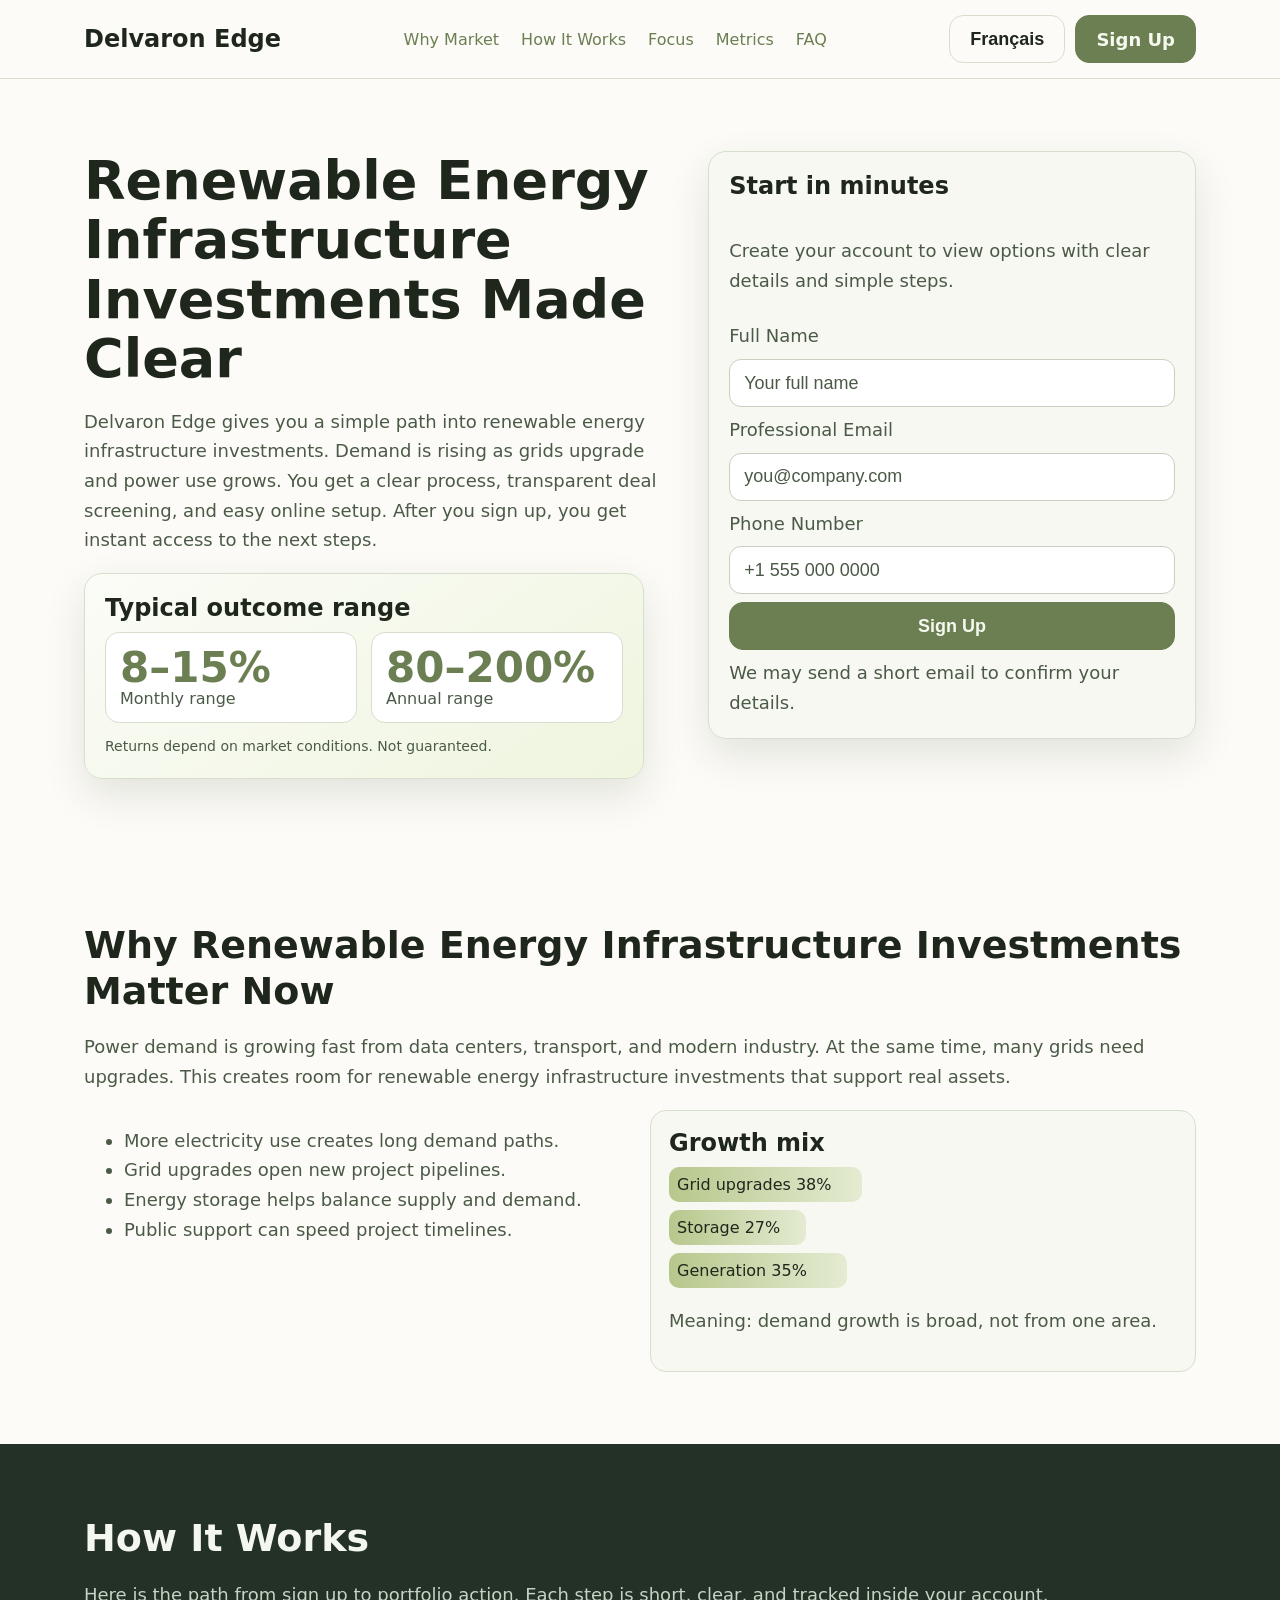
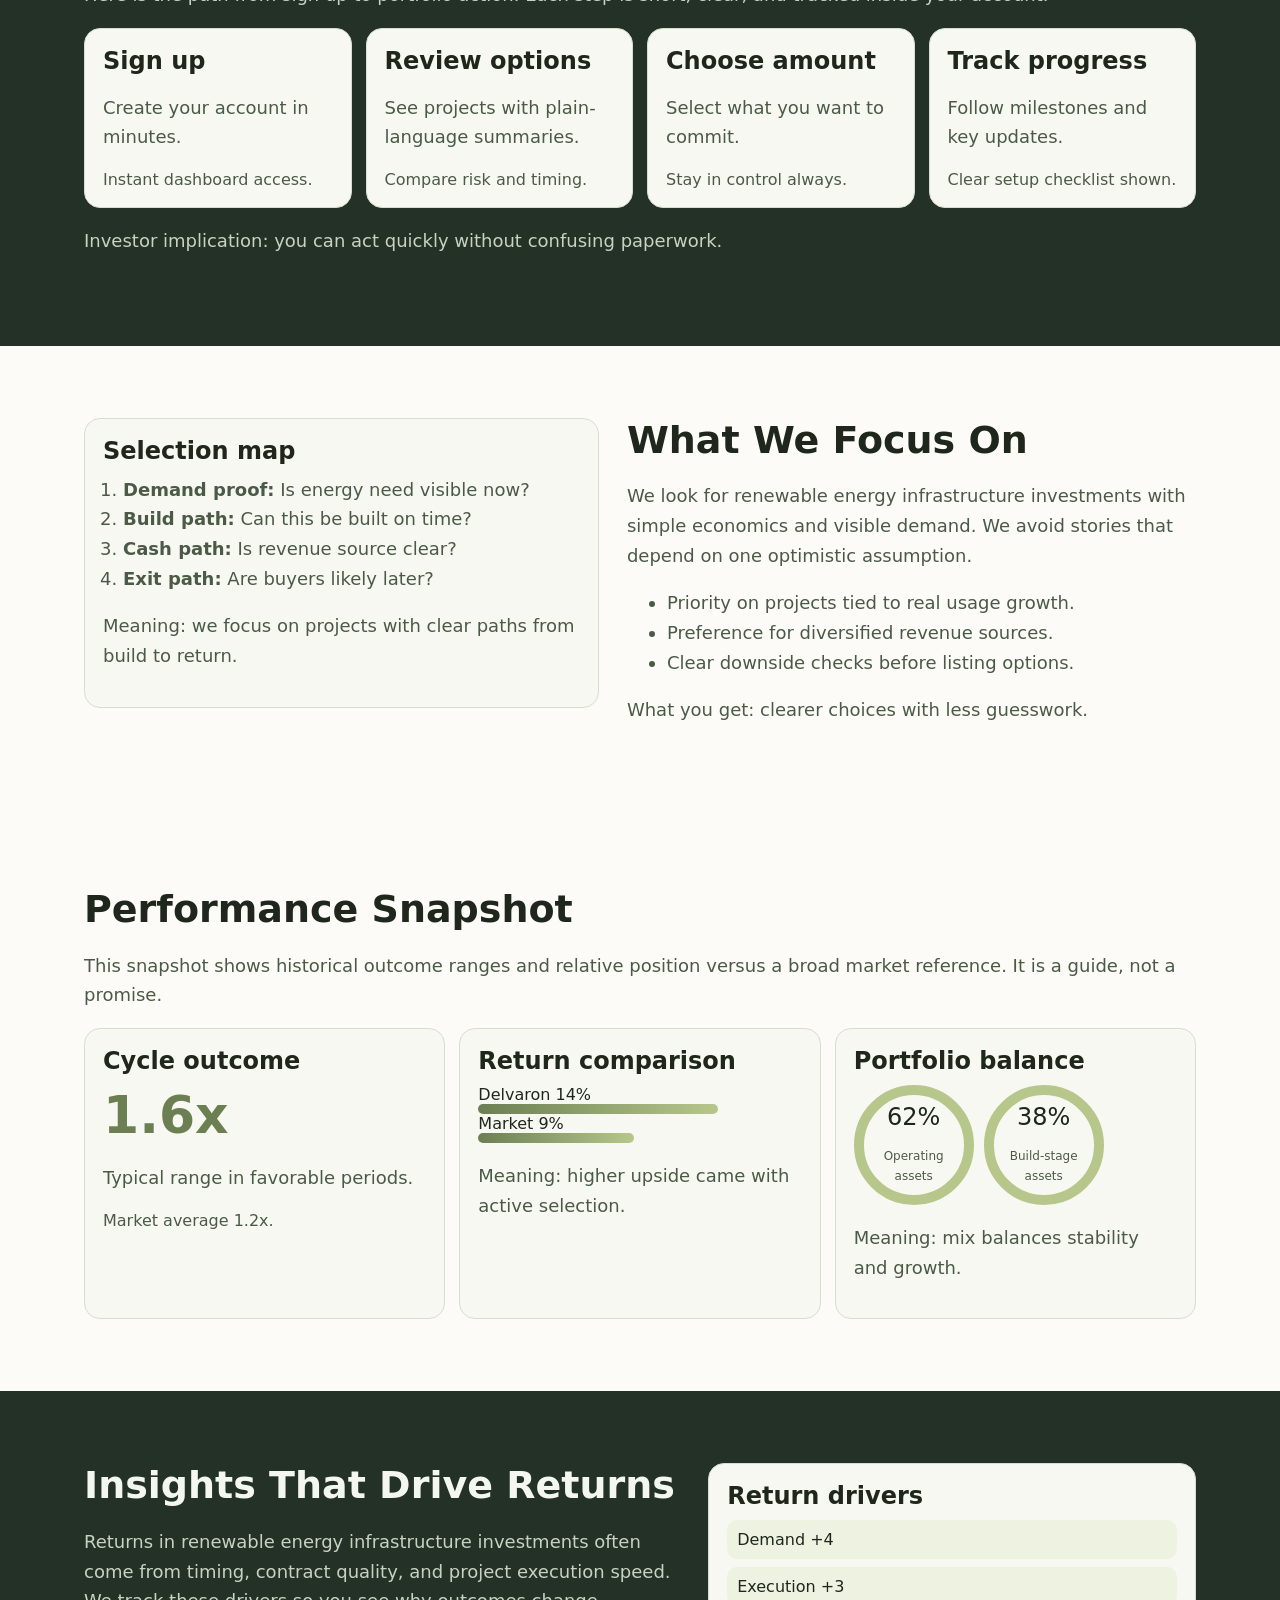
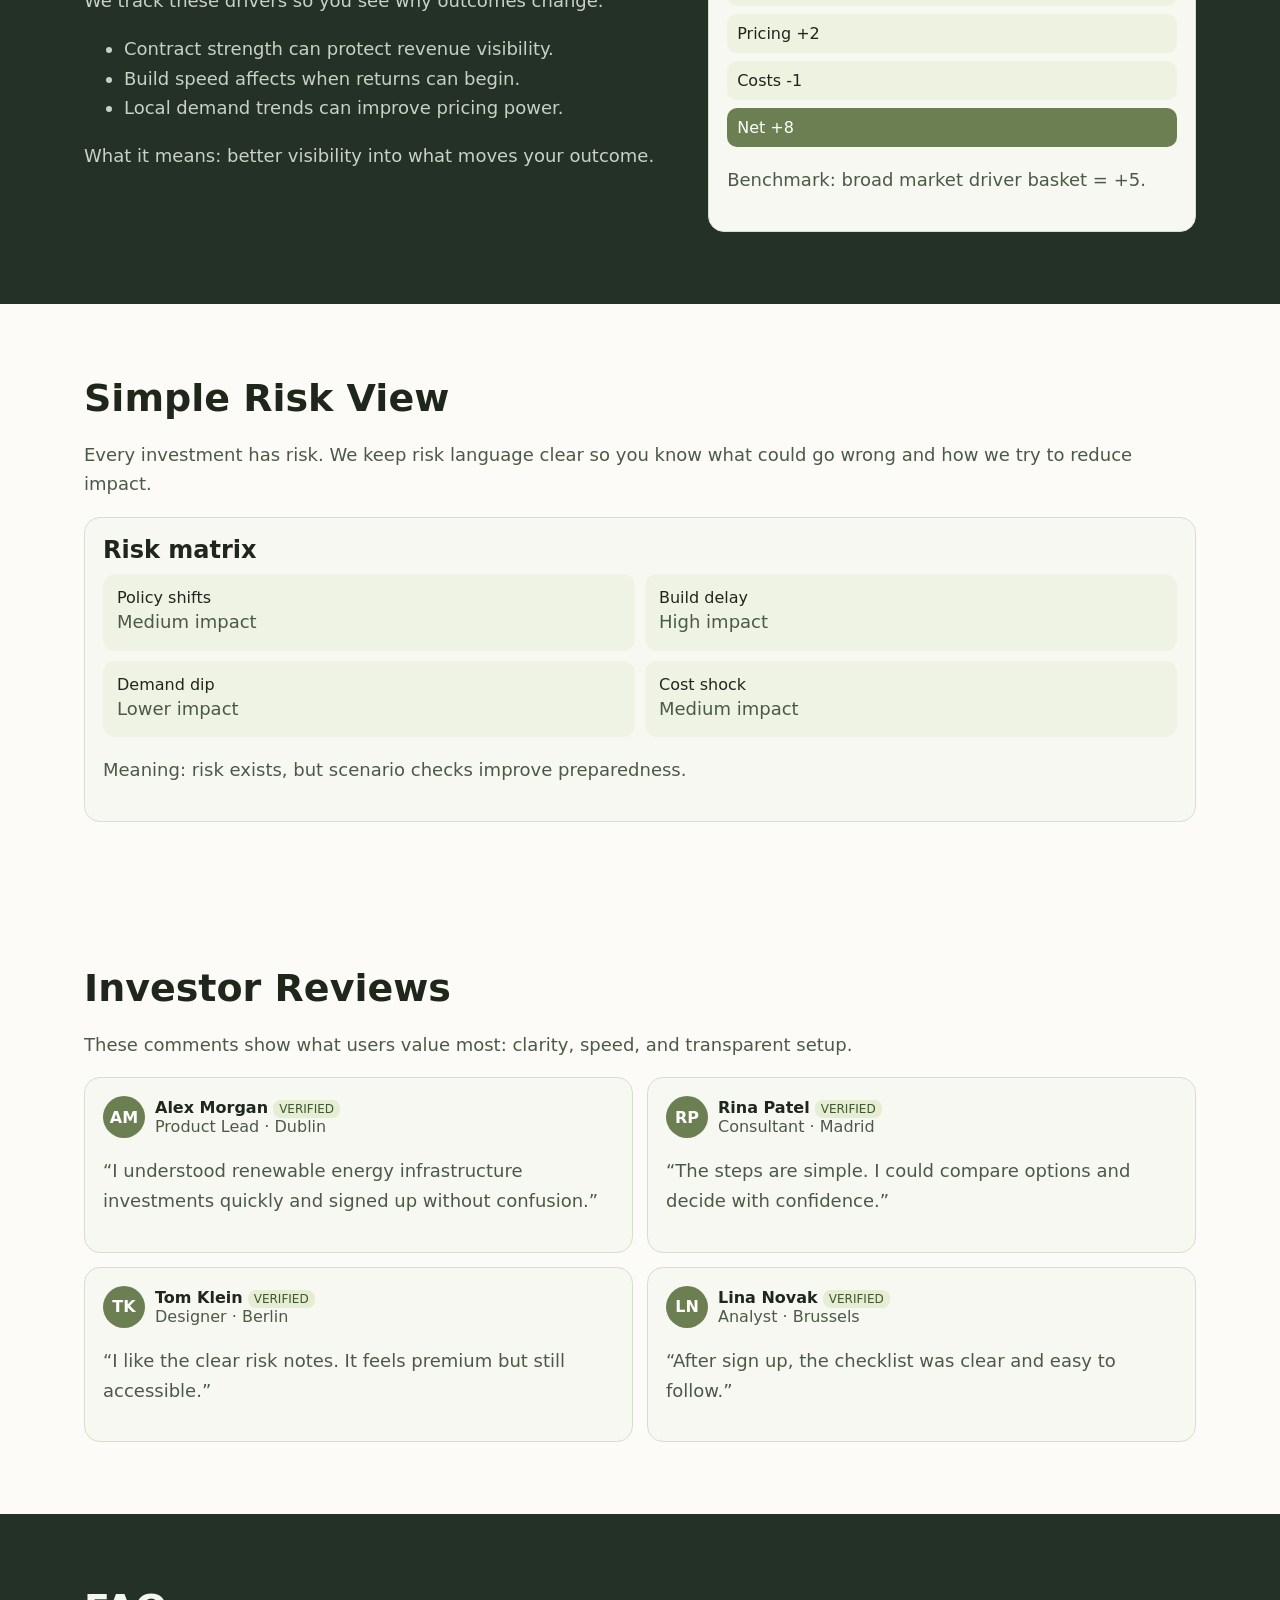
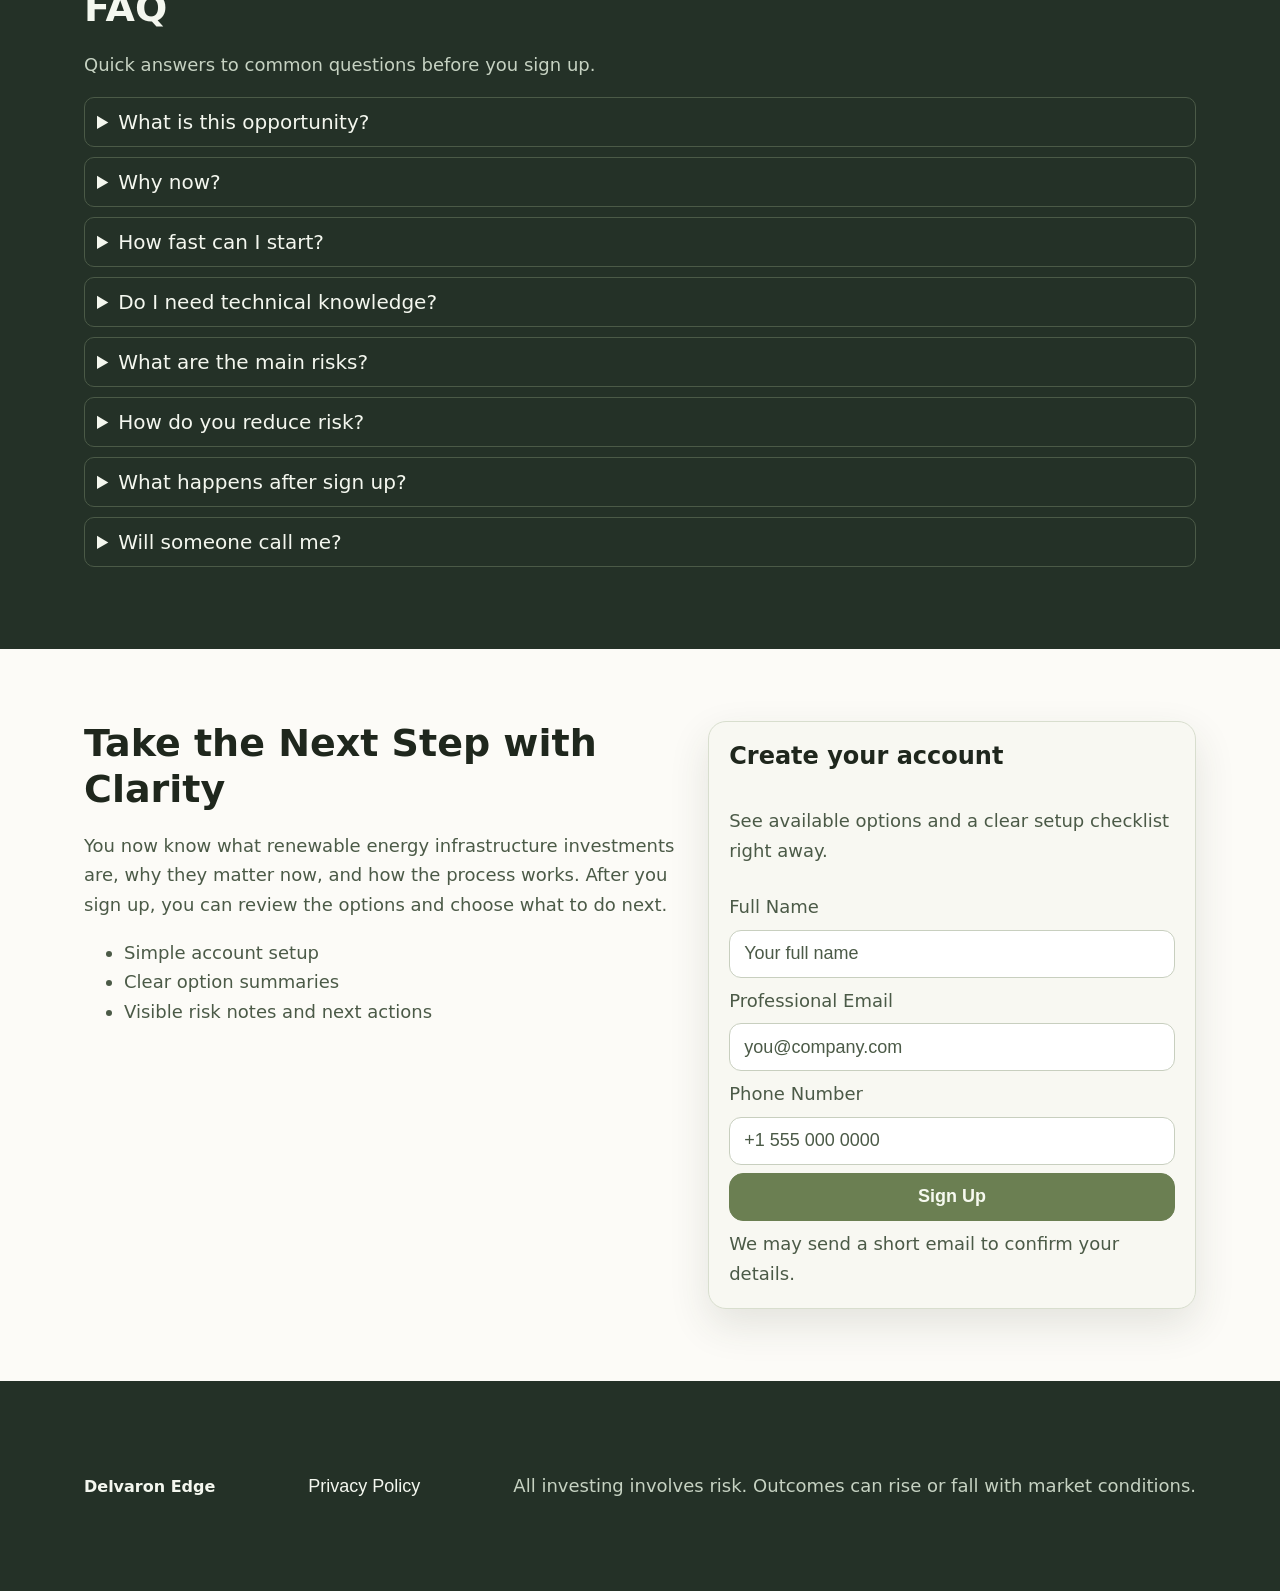
<file: fr/index.html>
<!doctype html>
<html lang="en">
<head>
  <meta charset="UTF-8" />
  <meta name="viewport" content="width=device-width,initial-scale=1" />
  <title>Français | Delvaron Edge Renewable Energy Infrastructure Investments</title>
  <meta name="description" content="Français page for Delvaron Edge. Learn renewable energy infrastructure investments in clear English and sign up in minutes." />
  <link rel="canonical" href="https://delvaronedge.com/fr/index.html" />
  <link rel="alternate" hreflang="en" href="https://delvaronedge.com/index.html" />
  <link rel="alternate" hreflang="de" href="https://delvaronedge.com/de/index.html" />
  <link rel="alternate" hreflang="fr" href="https://delvaronedge.com/fr/index.html" />
  <link rel="alternate" hreflang="es" href="https://delvaronedge.com/es/index.html" />
  <link rel="alternate" hreflang="it" href="https://delvaronedge.com/it/index.html" />
  <link rel="alternate" hreflang="tr" href="https://delvaronedge.com/tr/index.html" />
  <link rel="alternate" hreflang="pt" href="https://delvaronedge.com/pt/index.html" />
  <link rel="alternate" hreflang="ja" href="https://delvaronedge.com/jp/index.html" />
  <link rel="alternate" hreflang="sk" href="https://delvaronedge.com/sk/index.html" />
  <link rel="alternate" hreflang="nl-BE" href="https://delvaronedge.com/be/index.html" />
  <link rel="alternate" hreflang="x-default" href="https://delvaronedge.com/index.html" />
  <meta property="og:title" content="Français | Delvaron Edge Renewable Energy Infrastructure Investments" />
  <meta property="og:description" content="Français page for Delvaron Edge. Learn renewable energy infrastructure investments in clear English and sign up in minutes." />
  <meta property="og:type" content="website" />
  <meta property="og:url" content="https://delvaronedge.com/fr/index.html" />
  <meta property="og:site_name" content="Delvaron Edge" />
  <meta name="twitter:card" content="summary_large_image" />
  <meta name="twitter:title" content="Français | Delvaron Edge Renewable Energy Infrastructure Investments" />
  <meta name="twitter:description" content="Français page for Delvaron Edge. Learn renewable energy infrastructure investments in clear English and sign up in minutes." />
  <link rel="stylesheet" href="../assets/style.css" />
  <script defer src="../assets/app.js"></script>
</head>
<body>
  <header class="site-header">
    <div class="container topbar">
      <a class="brand" href="../index.html">Delvaron Edge</a>
      <nav class="main-nav" aria-label="Main">
        <a href="#why-market">Why Market</a>
        <a href="#model">How It Works</a>
        <a href="#focus">Focus</a>
        <a href="#metrics">Metrics</a>
        <a href="#faq">FAQ</a>
      </nav>
      <div class="header-actions">
        <div class="lang-switcher" data-dropdown>
          <button class="btn ghost active-lang" type="button" aria-expanded="false" aria-haspopup="true">Français</button>
          <div class="lang-menu" role="menu">
            <a href="../index.html"><svg class="flag" viewBox="0 0 20 14" aria-hidden="true"><title>GB</title><rect width="20" height="14" fill="#edf2e1"/><rect y="9" width="20" height="5" fill="#c4d2af"/></svg>English</a>
<a href="../de/index.html"><svg class="flag" viewBox="0 0 20 14" aria-hidden="true"><title>DE</title><rect width="20" height="14" fill="#edf2e1"/><rect y="9" width="20" height="5" fill="#c4d2af"/></svg>Deutsch</a>
<a href="../fr/index.html"><svg class="flag" viewBox="0 0 20 14" aria-hidden="true"><title>FR</title><rect width="20" height="14" fill="#edf2e1"/><rect y="9" width="20" height="5" fill="#c4d2af"/></svg>Français</a>
<a href="../es/index.html"><svg class="flag" viewBox="0 0 20 14" aria-hidden="true"><title>ES</title><rect width="20" height="14" fill="#edf2e1"/><rect y="9" width="20" height="5" fill="#c4d2af"/></svg>Español</a>
<a href="../it/index.html"><svg class="flag" viewBox="0 0 20 14" aria-hidden="true"><title>IT</title><rect width="20" height="14" fill="#edf2e1"/><rect y="9" width="20" height="5" fill="#c4d2af"/></svg>Italiano</a>
<a href="../tr/index.html"><svg class="flag" viewBox="0 0 20 14" aria-hidden="true"><title>TR</title><rect width="20" height="14" fill="#edf2e1"/><rect y="9" width="20" height="5" fill="#c4d2af"/></svg>Türkçe</a>
<a href="../pt/index.html"><svg class="flag" viewBox="0 0 20 14" aria-hidden="true"><title>PT</title><rect width="20" height="14" fill="#edf2e1"/><rect y="9" width="20" height="5" fill="#c4d2af"/></svg>Português</a>
<a href="../jp/index.html"><svg class="flag" viewBox="0 0 20 14" aria-hidden="true"><title>JP</title><rect width="20" height="14" fill="#edf2e1"/><rect y="9" width="20" height="5" fill="#c4d2af"/></svg>日本語</a>
<a href="../sk/index.html"><svg class="flag" viewBox="0 0 20 14" aria-hidden="true"><title>SK</title><rect width="20" height="14" fill="#edf2e1"/><rect y="9" width="20" height="5" fill="#c4d2af"/></svg>Slovak</a>
<a href="../be/index.html"><svg class="flag" viewBox="0 0 20 14" aria-hidden="true"><title>BE</title><rect width="20" height="14" fill="#edf2e1"/><rect y="9" width="20" height="5" fill="#c4d2af"/></svg>Nederlands (BE)</a></div>
        </div>
        <a href="#final-cta" class="btn primary">Sign Up</a>
        <button class="burger" aria-label="Open navigation" aria-controls="mobile-drawer" aria-expanded="false"><span></span><span></span><span></span></button>
      </div>
    </div>
  </header>

  <aside id="mobile-drawer" class="drawer" aria-hidden="true">
    <div class="drawer-head"><strong>Menu</strong><button class="drawer-close" aria-label="Close menu">×</button></div>
    <nav class="drawer-nav">
      <a href="#why-market">Why Market</a><a href="#model">How It Works</a><a href="#focus">Focus</a><a href="#metrics">Metrics</a><a href="#faq">FAQ</a>
    </nav>
    <div class="drawer-lang"><a href="../index.html"><svg class="flag" viewBox="0 0 20 14" aria-hidden="true"><title>GB</title><rect width="20" height="14" fill="#edf2e1"/><rect y="9" width="20" height="5" fill="#c4d2af"/></svg>English</a>
<a href="../de/index.html"><svg class="flag" viewBox="0 0 20 14" aria-hidden="true"><title>DE</title><rect width="20" height="14" fill="#edf2e1"/><rect y="9" width="20" height="5" fill="#c4d2af"/></svg>Deutsch</a>
<a href="../fr/index.html"><svg class="flag" viewBox="0 0 20 14" aria-hidden="true"><title>FR</title><rect width="20" height="14" fill="#edf2e1"/><rect y="9" width="20" height="5" fill="#c4d2af"/></svg>Français</a>
<a href="../es/index.html"><svg class="flag" viewBox="0 0 20 14" aria-hidden="true"><title>ES</title><rect width="20" height="14" fill="#edf2e1"/><rect y="9" width="20" height="5" fill="#c4d2af"/></svg>Español</a>
<a href="../it/index.html"><svg class="flag" viewBox="0 0 20 14" aria-hidden="true"><title>IT</title><rect width="20" height="14" fill="#edf2e1"/><rect y="9" width="20" height="5" fill="#c4d2af"/></svg>Italiano</a>
<a href="../tr/index.html"><svg class="flag" viewBox="0 0 20 14" aria-hidden="true"><title>TR</title><rect width="20" height="14" fill="#edf2e1"/><rect y="9" width="20" height="5" fill="#c4d2af"/></svg>Türkçe</a>
<a href="../pt/index.html"><svg class="flag" viewBox="0 0 20 14" aria-hidden="true"><title>PT</title><rect width="20" height="14" fill="#edf2e1"/><rect y="9" width="20" height="5" fill="#c4d2af"/></svg>Português</a>
<a href="../jp/index.html"><svg class="flag" viewBox="0 0 20 14" aria-hidden="true"><title>JP</title><rect width="20" height="14" fill="#edf2e1"/><rect y="9" width="20" height="5" fill="#c4d2af"/></svg>日本語</a>
<a href="../sk/index.html"><svg class="flag" viewBox="0 0 20 14" aria-hidden="true"><title>SK</title><rect width="20" height="14" fill="#edf2e1"/><rect y="9" width="20" height="5" fill="#c4d2af"/></svg>Slovak</a>
<a href="../be/index.html"><svg class="flag" viewBox="0 0 20 14" aria-hidden="true"><title>BE</title><rect width="20" height="14" fill="#edf2e1"/><rect y="9" width="20" height="5" fill="#c4d2af"/></svg>Nederlands (BE)</a></div>
    <a href="#final-cta" class="btn primary">Sign Up</a>
  </aside>
  <div class="drawer-backdrop"></div>

  <main>
    <section class="section light hero" id="hero">
      <div class="container split">
        <div>
          <h1>Renewable Energy Infrastructure Investments Made Clear</h1>
          <p>Delvaron Edge gives you a simple path into renewable energy infrastructure investments. Demand is rising as grids upgrade and power use grows. You get a clear process, transparent deal screening, and easy online setup. After you sign up, you get instant access to the next steps.</p>
          <div class="performance-panel">
            <h3>Typical outcome range</h3>
            <div class="perf-grid">
              <article><strong>8–15%</strong><span>Monthly range</span></article>
              <article><strong>80–200%</strong><span>Annual range</span></article>
            </div>
            <p class="micro">Returns depend on market conditions. Not guaranteed.</p>
          </div>
        </div>
        <form class="form-card lead-form">
          <h3 class="form-title">Start in minutes</h3>
          <p class="form-sub">Create your account to view options with clear details and simple steps.</p>
          <label for="name">Full Name</label><input id="name" name="name" placeholder="Your full name" required />
          <label for="email">Professional Email</label><input id="email" name="email" type="email" placeholder="you@company.com" required />
          <label for="phone">Phone Number</label><input id="phone" name="phone" type="tel" placeholder="+1 555 000 0000" required />
          <button class="btn primary" type="submit">Sign Up</button>
          <small>We may send a short email to confirm your details.</small>
        </form>
      </div>
    </section>

    <section class="section light" id="why-market"><div class="container">
      <h2>Why Renewable Energy Infrastructure Investments Matter Now</h2>
      <p>Power demand is growing fast from data centers, transport, and modern industry. At the same time, many grids need upgrades. This creates room for renewable energy infrastructure investments that support real assets.</p>
      <div class="two-col">
        <ul>
          <li>More electricity use creates long demand paths.</li><li>Grid upgrades open new project pipelines.</li><li>Energy storage helps balance supply and demand.</li><li>Public support can speed project timelines.</li>
        </ul>
        <div class="visual card stack-bars"><h3>Growth mix</h3><div class="stack"><span style="--w:38%">Grid upgrades 38%</span><span style="--w:27%">Storage 27%</span><span style="--w:35%">Generation 35%</span></div><p>Meaning: demand growth is broad, not from one area.</p></div>
      </div></div>
    </section>

    <section class="section dark" id="model"><div class="container">
      <h2>How It Works</h2><p>Here is the path from sign up to portfolio action. Each step is short, clear, and tracked inside your account.</p>
      <div class="steps-grid">
        <article class="card"><h3>Sign up</h3><p>Create your account in minutes.</p><div class="muted">Instant dashboard access.</div></article>
        <article class="card"><h3>Review options</h3><p>See projects with plain-language summaries.</p><div class="muted">Compare risk and timing.</div></article>
        <article class="card"><h3>Choose amount</h3><p>Select what you want to commit.</p><div class="muted">Stay in control always.</div></article>
        <article class="card"><h3>Track progress</h3><p>Follow milestones and key updates.</p><div class="muted">Clear setup checklist shown.</div></article>
      </div>
      <p class="interpret">Investor implication: you can act quickly without confusing paperwork.</p>
    </div></section>

    <section class="section light" id="focus"><div class="container split alt">
      <div class="visual card diag"><h3>Selection map</h3><ol><li><b>Demand proof:</b> Is energy need visible now?</li><li><b>Build path:</b> Can this be built on time?</li><li><b>Cash path:</b> Is revenue source clear?</li><li><b>Exit path:</b> Are buyers likely later?</li></ol><p>Meaning: we focus on projects with clear paths from build to return.</p></div>
      <div><h2>What We Focus On</h2><p>We look for renewable energy infrastructure investments with simple economics and visible demand. We avoid stories that depend on one optimistic assumption.</p><ul><li>Priority on projects tied to real usage growth.</li><li>Preference for diversified revenue sources.</li><li>Clear downside checks before listing options.</li></ul><p class="interpret">What you get: clearer choices with less guesswork.</p></div>
    </div></section>

    <section class="section light" id="metrics"><div class="container">
      <h2>Performance Snapshot</h2><p>This snapshot shows historical outcome ranges and relative position versus a broad market reference. It is a guide, not a promise.</p>
      <div class="three-grid">
        <div class="card"><h3>Cycle outcome</h3><div class="big">1.6x</div><p>Typical range in favorable periods.</p><div class="muted">Market average 1.2x.</div></div>
        <div class="card compare"><h3>Return comparison</h3><div><span>Delvaron 14%</span><i style="--w:74%"></i></div><div><span>Market 9%</span><i style="--w:48%"></i></div><p>Meaning: higher upside came with active selection.</p></div>
        <div class="card rings"><h3>Portfolio balance</h3><div class="ring-wrap"><span class="ring">62%<small>Operating assets</small></span><span class="ring">38%<small>Build-stage assets</small></span></div><p>Meaning: mix balances stability and growth.</p></div>
      </div>
    </div></section>

    <section class="section dark" id="insights"><div class="container split">
      <div><h2>Insights That Drive Returns</h2><p>Returns in renewable energy infrastructure investments often come from timing, contract quality, and project execution speed. We track these drivers so you see why outcomes change.</p><ul><li>Contract strength can protect revenue visibility.</li><li>Build speed affects when returns can begin.</li><li>Local demand trends can improve pricing power.</li></ul><p class="interpret">What it means: better visibility into what moves your outcome.</p></div>
      <div class="card waterfall"><h3>Return drivers</h3><div class="wf"><span>Demand +4</span><span>Execution +3</span><span>Pricing +2</span><span>Costs -1</span><span class="total">Net +8</span></div><p>Benchmark: broad market driver basket = +5.</p></div>
    </div></section>

    <section class="section light" id="risk"><div class="container">
      <h2>Simple Risk View</h2><p>Every investment has risk. We keep risk language clear so you know what could go wrong and how we try to reduce impact.</p>
      <div class="risk-matrix card"><h3>Risk matrix</h3><div class="matrix"><span>Policy shifts<br><small>Medium impact</small></span><span>Build delay<br><small>High impact</small></span><span>Demand dip<br><small>Lower impact</small></span><span>Cost shock<br><small>Medium impact</small></span></div><p>Meaning: risk exists, but scenario checks improve preparedness.</p></div>
    </div></section>

    <section class="section light" id="reviews"><div class="container">
      <h2>Investor Reviews</h2><p>These comments show what users value most: clarity, speed, and transparent setup.</p>
      <div class="review-grid">
        <article class="card review"><div class="head"><div class="avatar">AM</div><div><strong>Alex Morgan</strong> <em>VERIFIED</em><div class="muted">Product Lead · Dublin</div></div></div><p>“I understood renewable energy infrastructure investments quickly and signed up without confusion.”</p></article>
        <article class="card review"><div class="head"><div class="avatar">RP</div><div><strong>Rina Patel</strong> <em>VERIFIED</em><div class="muted">Consultant · Madrid</div></div></div><p>“The steps are simple. I could compare options and decide with confidence.”</p></article>
        <article class="card review"><div class="head"><div class="avatar">TK</div><div><strong>Tom Klein</strong> <em>VERIFIED</em><div class="muted">Designer · Berlin</div></div></div><p>“I like the clear risk notes. It feels premium but still accessible.”</p></article>
        <article class="card review"><div class="head"><div class="avatar">LN</div><div><strong>Lina Novak</strong> <em>VERIFIED</em><div class="muted">Analyst · Brussels</div></div></div><p>“After sign up, the checklist was clear and easy to follow.”</p></article>
      </div>
    </div></section>

    <section class="section dark" id="faq"><div class="container">
      <h2>FAQ</h2><p>Quick answers to common questions before you sign up.</p>
      <div class="faq-list">
        <details><summary>What is this opportunity?</summary><p>It is access to renewable energy infrastructure investments through a clear online path.</p></details><details><summary>Why now?</summary><p>Power demand and grid upgrades create a strong window for project growth.</p></details><details><summary>How fast can I start?</summary><p>After you sign up, you get instant access to the next steps.</p></details><details><summary>Do I need technical knowledge?</summary><p>No. Each option is explained in plain English with key points.</p></details><details><summary>What are the main risks?</summary><p>Project delays, policy changes, and market pricing shifts can affect outcomes.</p></details><details><summary>How do you reduce risk?</summary><p>We screen for demand proof, build readiness, and clearer revenue paths.</p></details><details><summary>What happens after sign up?</summary><p>After you sign up, you will see a clear setup checklist.</p></details><details><summary>Will someone call me?</summary><p>No calls are required. We may send a short email to confirm details.</p></details>
      </div>
    </div></section>

    <section class="section light" id="final-cta"><div class="container split">
      <div><h2>Take the Next Step with Clarity</h2><p>You now know what renewable energy infrastructure investments are, why they matter now, and how the process works. After you sign up, you can review the options and choose what to do next.</p><ul><li>Simple account setup</li><li>Clear option summaries</li><li>Visible risk notes and next actions</li></ul></div>
      <form class="form-card lead-form">
        <h3 class="form-title">Create your account</h3>
        <p class="form-sub">See available options and a clear setup checklist right away.</p>
        <label for="name2">Full Name</label><input id="name2" name="name2" placeholder="Your full name" required />
        <label for="email2">Professional Email</label><input id="email2" name="email2" type="email" placeholder="you@company.com" required />
        <label for="phone2">Phone Number</label><input id="phone2" name="phone2" type="tel" placeholder="+1 555 000 0000" required />
        <button class="btn primary" type="submit">Sign Up</button>
        <small>We may send a short email to confirm your details.</small>
      </form>
    </div></section>
  </main>

  <footer class="section dark footer"><div class="container foot">
    <strong>Delvaron Edge</strong>
    <button class="link privacy-open" type="button">Privacy Policy</button>
    <p>All investing involves risk. Outcomes can rise or fall with market conditions.</p>
  </div></footer>

  <div class="modal" id="privacy-modal" aria-hidden="true" role="dialog" aria-modal="true" aria-labelledby="privacy-title">
    <div class="modal-card">
      <button class="modal-x" aria-label="Close privacy policy">×</button>
      <h2 id="privacy-title">Privacy Policy</h2>
      <div class="modal-body"><p><strong>Introduction.</strong> We explain how we handle your data in simple terms.</p><p><strong>Data collection.</strong> We collect details you enter in forms and basic site usage data.</p><p><strong>Legal basis.</strong> We process data to provide requested access and improve service quality.</p><p><strong>Cookies.</strong> Cookies help site function, remember preferences, and measure performance.</p><p><strong>Retention.</strong> We keep data only as long as needed for service and legal obligations.</p><p><strong>Third-party sharing.</strong> We share limited data with trusted service providers when required.</p><p><strong>Security.</strong> We use technical and organizational controls to protect stored information.</p><p><strong>User rights.</strong> You may request access, correction, deletion, or export of your data.</p><p><strong>International transfers.</strong> Data may be processed across regions with safeguards in place.</p><p><strong>Industry risk disclosure.</strong> Investment information is educational and not a guaranteed result.</p><p><strong>Contact.</strong> Email privacy@delvaronedge.com for privacy requests or questions.</p></div>
      <div class="modal-foot"><button class="btn ghost modal-close" type="button">Close</button></div>
    </div>
  </div>

<script type="application/ld+json">{"@context":"https://schema.org","@graph":[{"@type":"Organization","name":"Delvaron Edge","url":"https://delvaronedge.com"},{"@type":"WebSite","name":"Delvaron Edge","url":"https://delvaronedge.com"},{"@type":"FAQPage","mainEntity":[{"@type":"Question","name":"What is this opportunity?","acceptedAnswer":{"@type":"Answer","text":"It is access to renewable energy infrastructure investments through a clear online path."}},{"@type":"Question","name":"What happens after sign up?","acceptedAnswer":{"@type":"Answer","text":"After you sign up, you will see a clear setup checklist."}}]},{"@type":"Review","author":{"@type":"Person","name":"Alex Morgan"},"reviewBody":"I understood renewable energy infrastructure investments quickly and signed up without confusion.","itemReviewed":{"@type":"Service","name":"Delvaron Edge"}}]}</script>
</body></html>
</file>
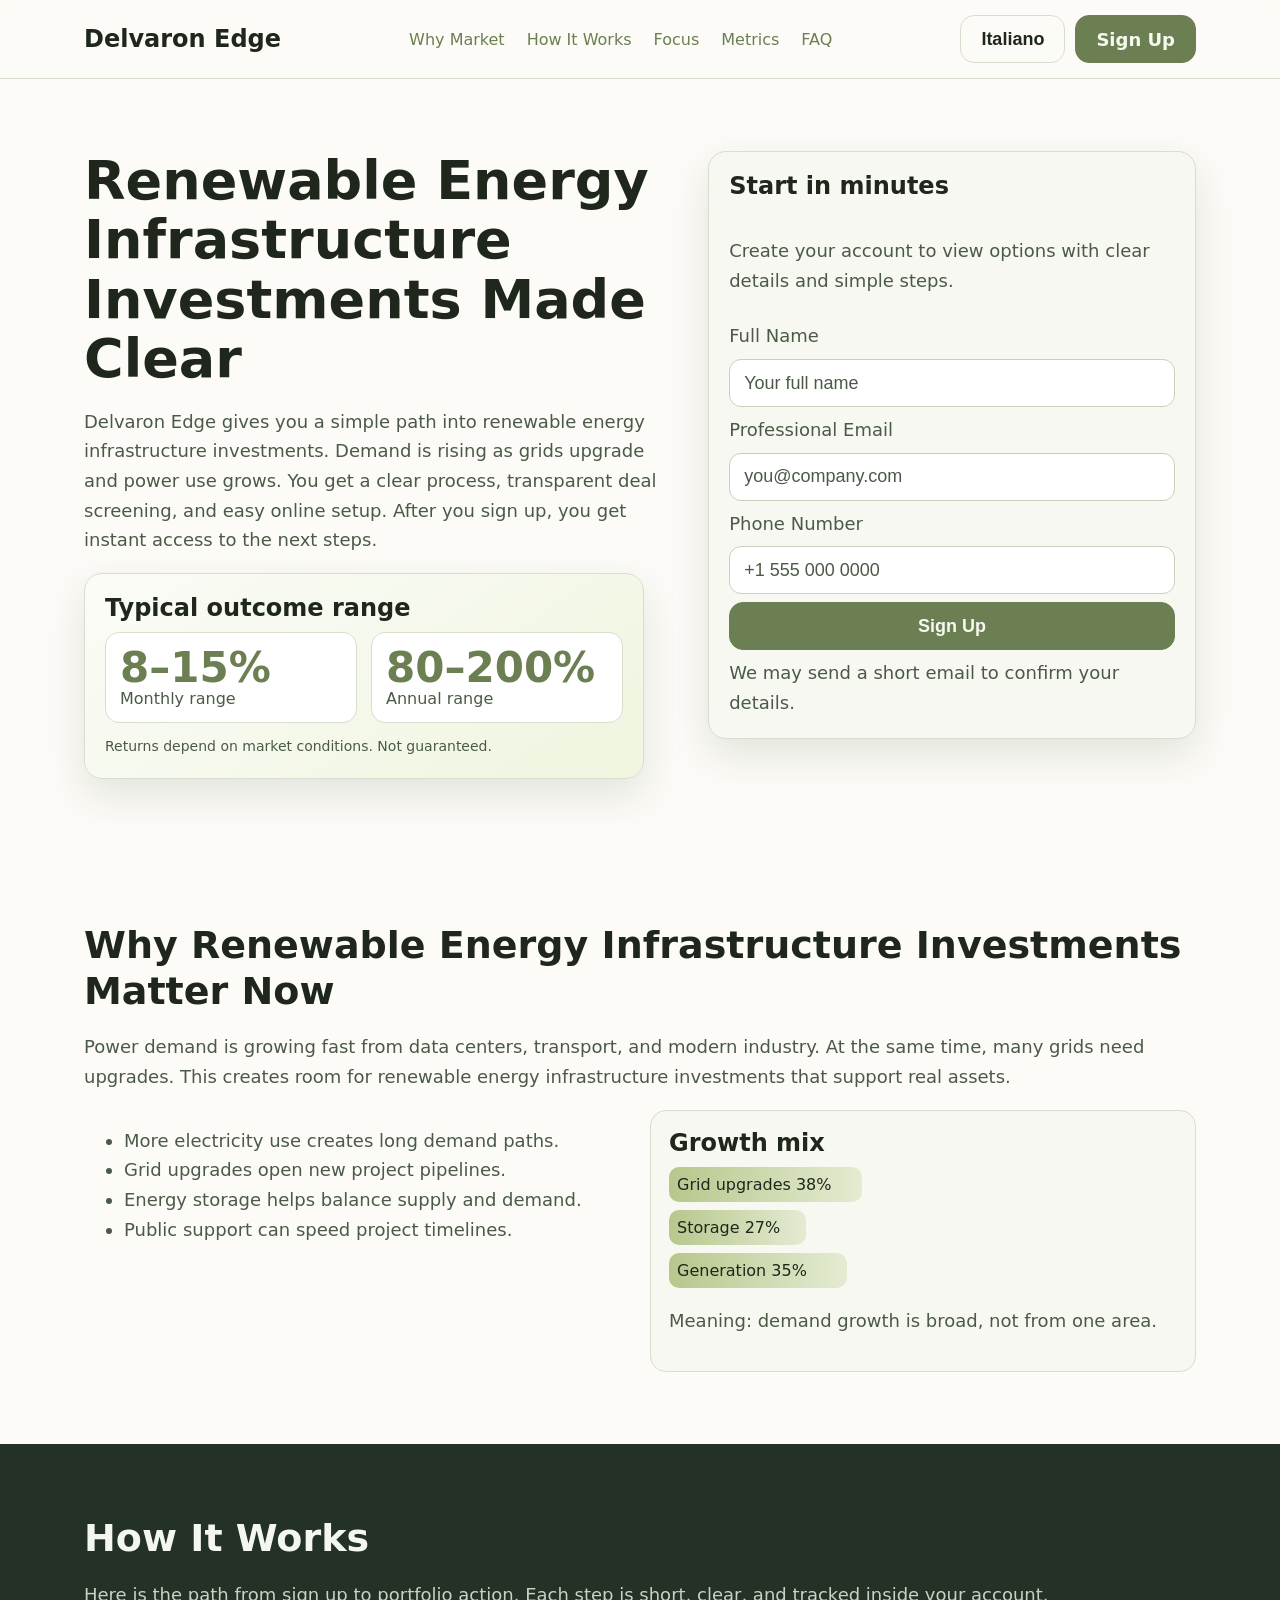
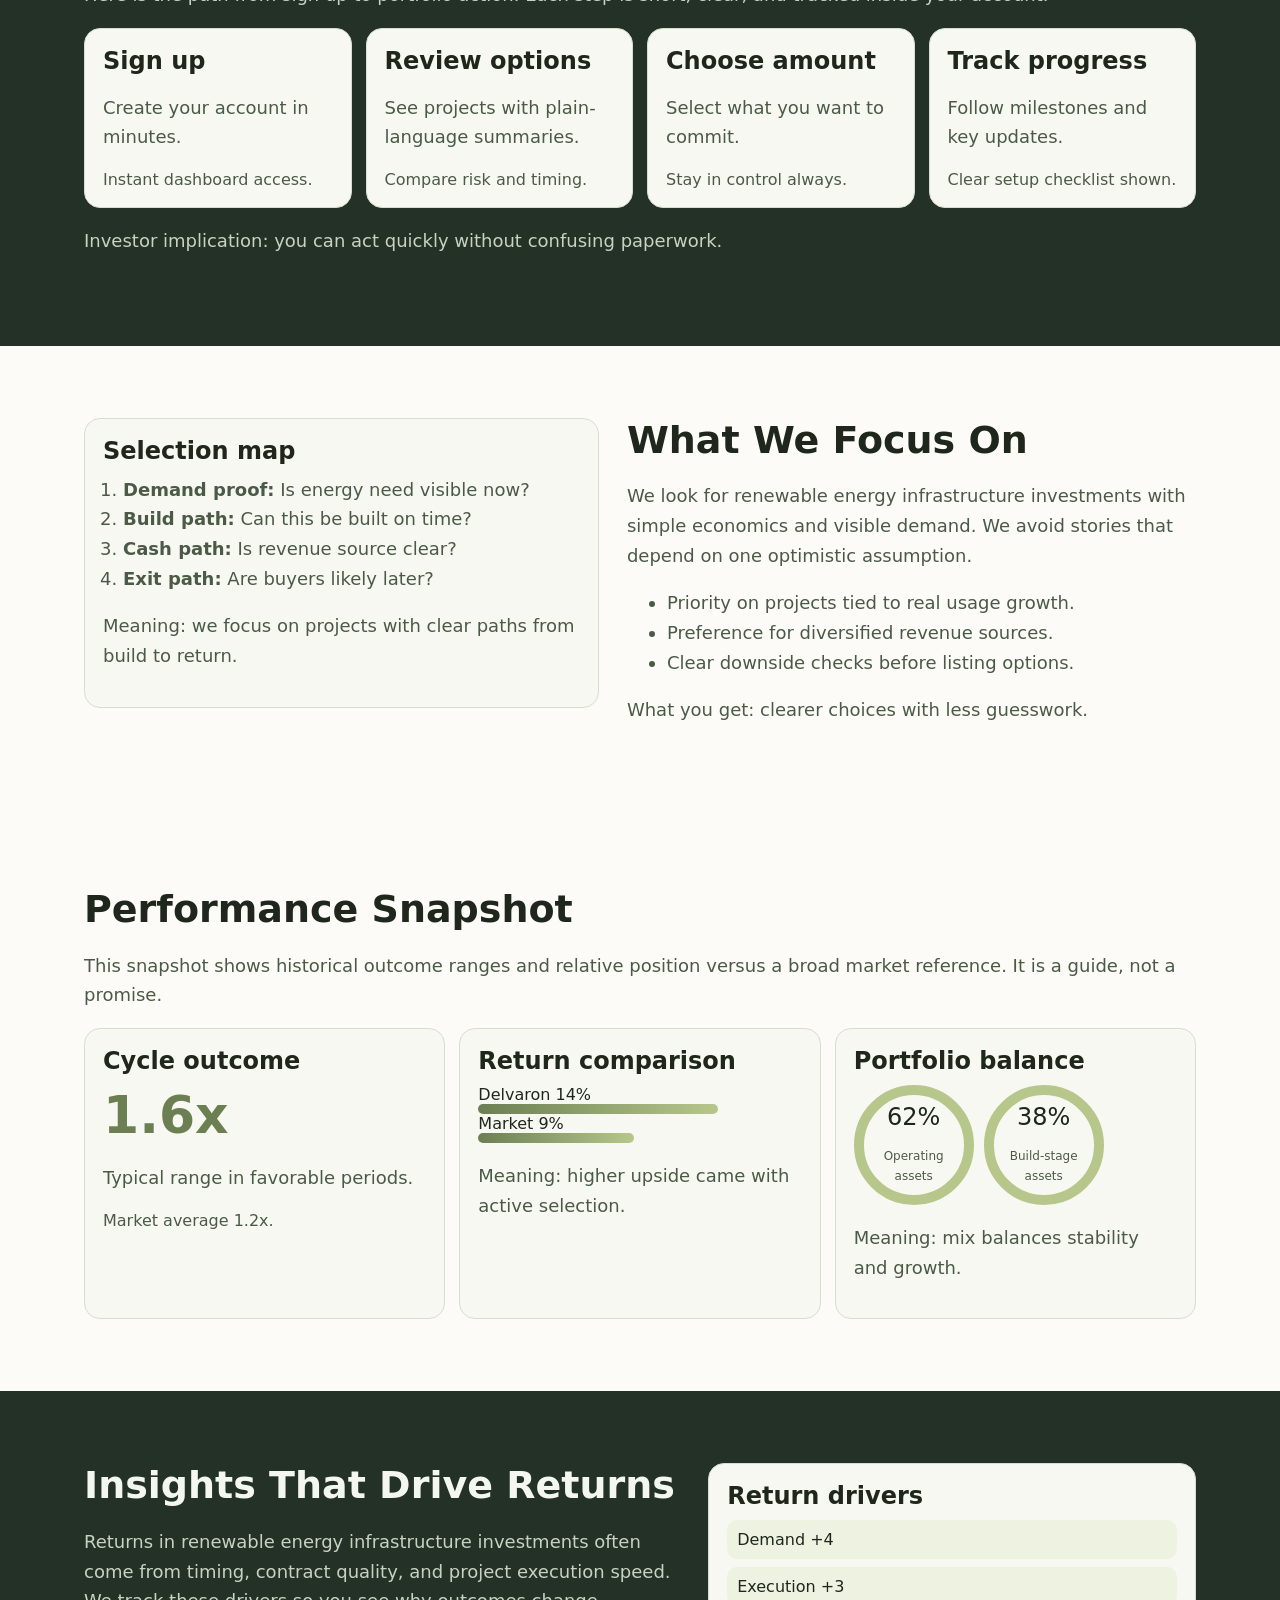
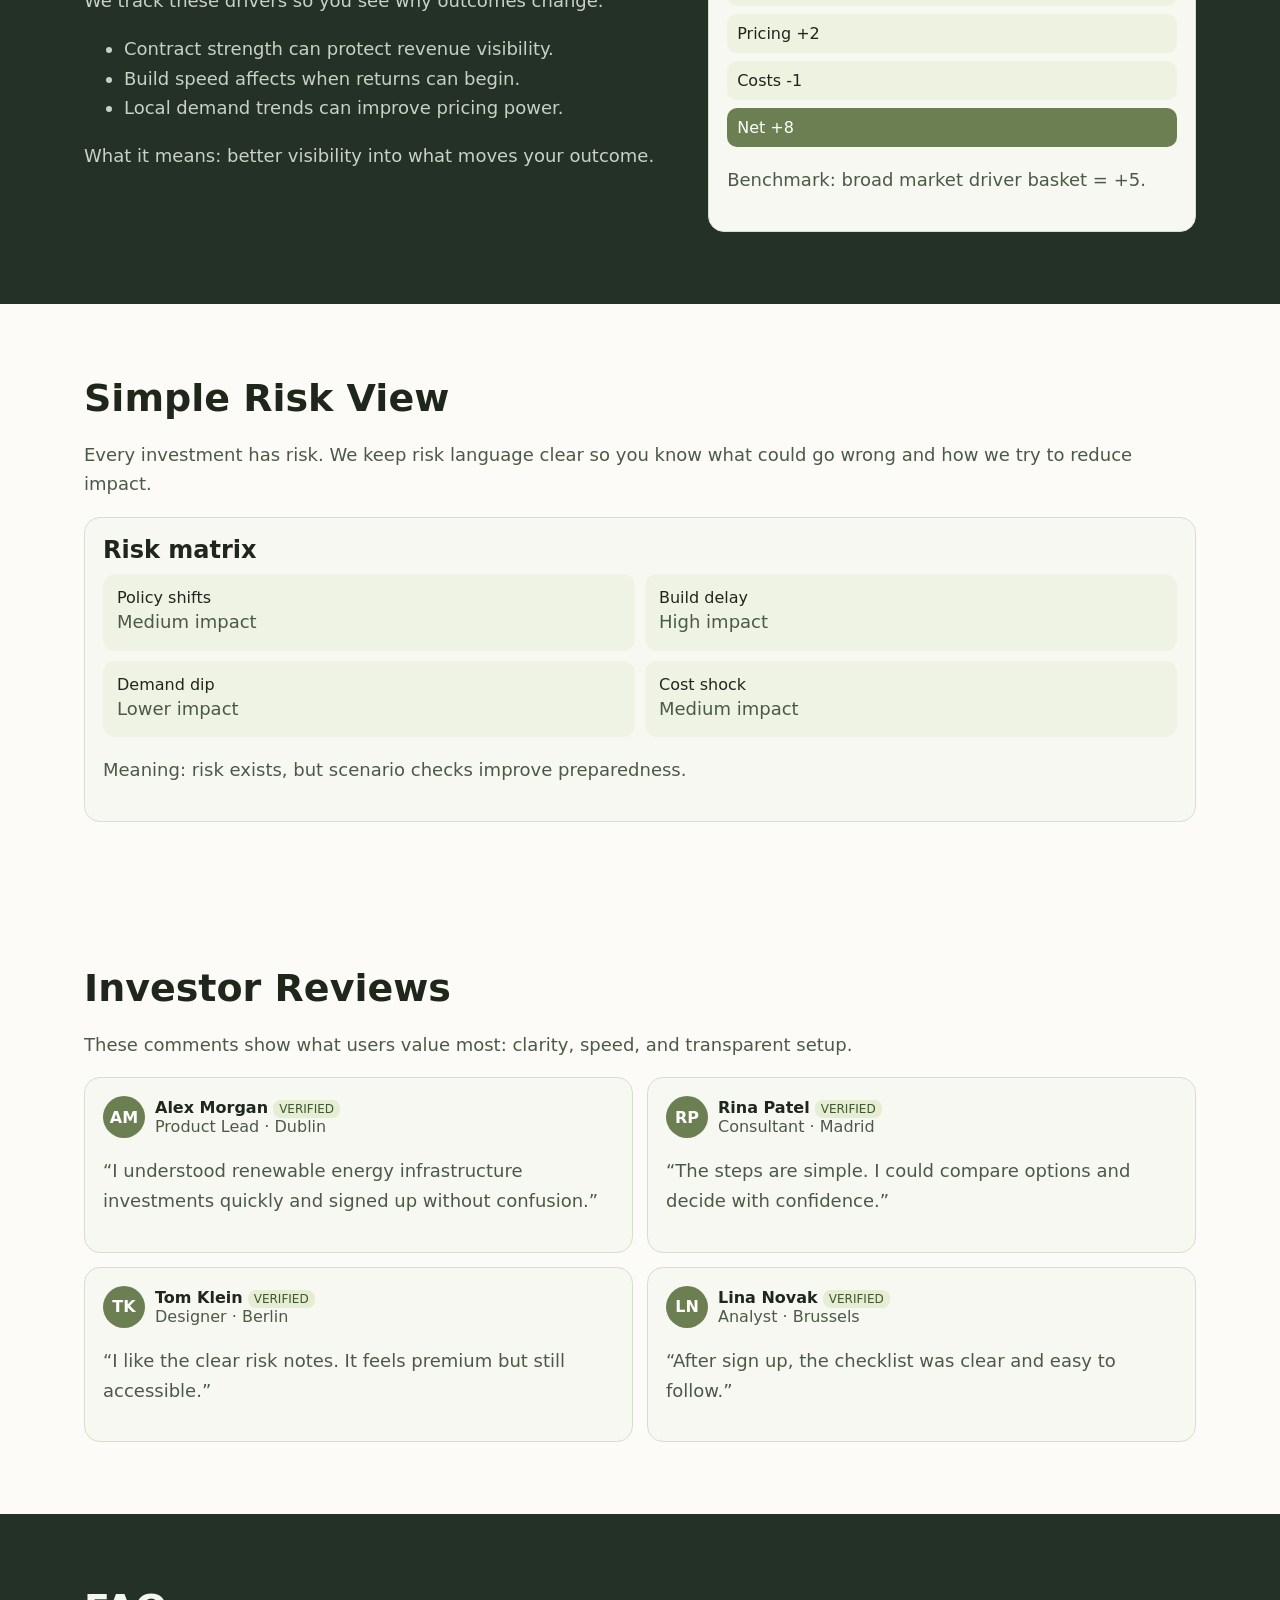
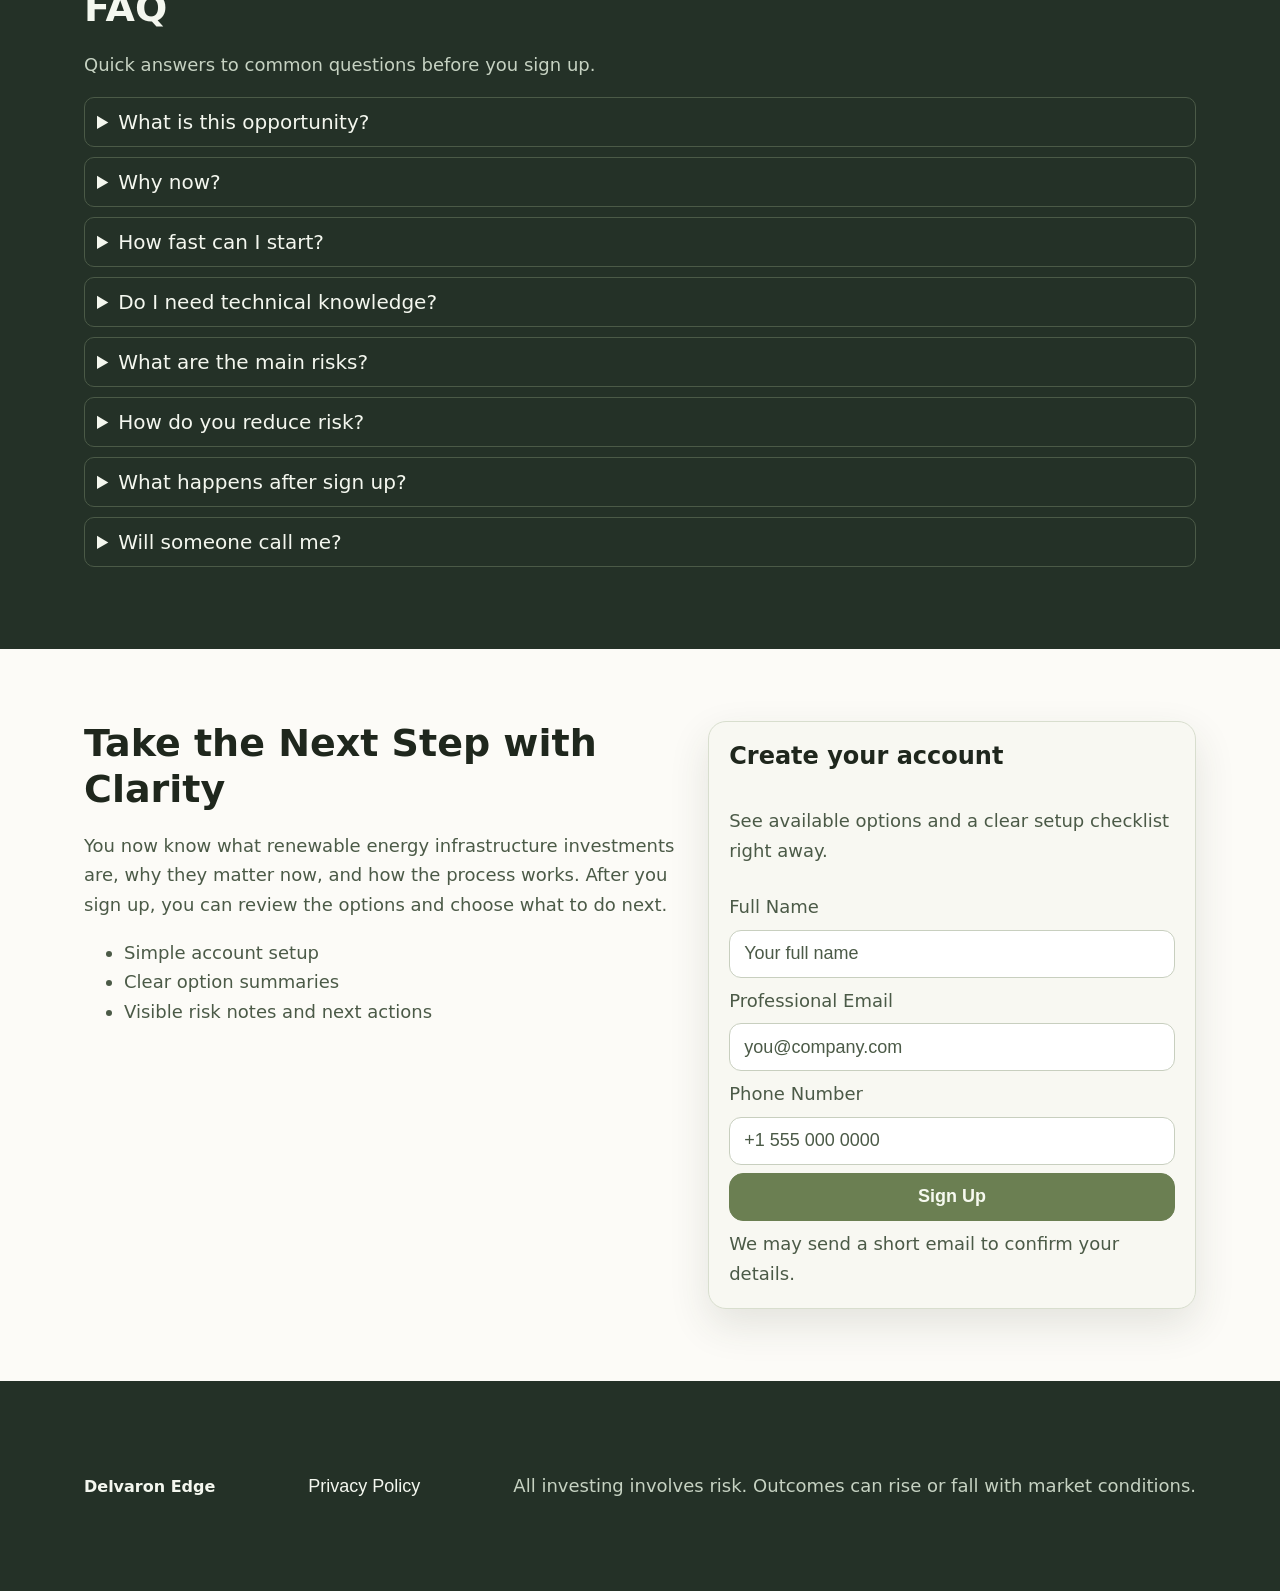
<file: it/index.html>
<!doctype html>
<html lang="en">
<head>
  <meta charset="UTF-8" />
  <meta name="viewport" content="width=device-width,initial-scale=1" />
  <title>Italiano | Delvaron Edge Renewable Energy Infrastructure Investments</title>
  <meta name="description" content="Italiano page for Delvaron Edge. Learn renewable energy infrastructure investments in clear English and sign up in minutes." />
  <link rel="canonical" href="https://delvaronedge.com/it/index.html" />
  <link rel="alternate" hreflang="en" href="https://delvaronedge.com/index.html" />
  <link rel="alternate" hreflang="de" href="https://delvaronedge.com/de/index.html" />
  <link rel="alternate" hreflang="fr" href="https://delvaronedge.com/fr/index.html" />
  <link rel="alternate" hreflang="es" href="https://delvaronedge.com/es/index.html" />
  <link rel="alternate" hreflang="it" href="https://delvaronedge.com/it/index.html" />
  <link rel="alternate" hreflang="tr" href="https://delvaronedge.com/tr/index.html" />
  <link rel="alternate" hreflang="pt" href="https://delvaronedge.com/pt/index.html" />
  <link rel="alternate" hreflang="ja" href="https://delvaronedge.com/jp/index.html" />
  <link rel="alternate" hreflang="sk" href="https://delvaronedge.com/sk/index.html" />
  <link rel="alternate" hreflang="nl-BE" href="https://delvaronedge.com/be/index.html" />
  <link rel="alternate" hreflang="x-default" href="https://delvaronedge.com/index.html" />
  <meta property="og:title" content="Italiano | Delvaron Edge Renewable Energy Infrastructure Investments" />
  <meta property="og:description" content="Italiano page for Delvaron Edge. Learn renewable energy infrastructure investments in clear English and sign up in minutes." />
  <meta property="og:type" content="website" />
  <meta property="og:url" content="https://delvaronedge.com/it/index.html" />
  <meta property="og:site_name" content="Delvaron Edge" />
  <meta name="twitter:card" content="summary_large_image" />
  <meta name="twitter:title" content="Italiano | Delvaron Edge Renewable Energy Infrastructure Investments" />
  <meta name="twitter:description" content="Italiano page for Delvaron Edge. Learn renewable energy infrastructure investments in clear English and sign up in minutes." />
  <link rel="stylesheet" href="../assets/style.css" />
  <script defer src="../assets/app.js"></script>
</head>
<body>
  <header class="site-header">
    <div class="container topbar">
      <a class="brand" href="../index.html">Delvaron Edge</a>
      <nav class="main-nav" aria-label="Main">
        <a href="#why-market">Why Market</a>
        <a href="#model">How It Works</a>
        <a href="#focus">Focus</a>
        <a href="#metrics">Metrics</a>
        <a href="#faq">FAQ</a>
      </nav>
      <div class="header-actions">
        <div class="lang-switcher" data-dropdown>
          <button class="btn ghost active-lang" type="button" aria-expanded="false" aria-haspopup="true">Italiano</button>
          <div class="lang-menu" role="menu">
            <a href="../index.html"><svg class="flag" viewBox="0 0 20 14" aria-hidden="true"><title>GB</title><rect width="20" height="14" fill="#edf2e1"/><rect y="9" width="20" height="5" fill="#c4d2af"/></svg>English</a>
<a href="../de/index.html"><svg class="flag" viewBox="0 0 20 14" aria-hidden="true"><title>DE</title><rect width="20" height="14" fill="#edf2e1"/><rect y="9" width="20" height="5" fill="#c4d2af"/></svg>Deutsch</a>
<a href="../fr/index.html"><svg class="flag" viewBox="0 0 20 14" aria-hidden="true"><title>FR</title><rect width="20" height="14" fill="#edf2e1"/><rect y="9" width="20" height="5" fill="#c4d2af"/></svg>Français</a>
<a href="../es/index.html"><svg class="flag" viewBox="0 0 20 14" aria-hidden="true"><title>ES</title><rect width="20" height="14" fill="#edf2e1"/><rect y="9" width="20" height="5" fill="#c4d2af"/></svg>Español</a>
<a href="../it/index.html"><svg class="flag" viewBox="0 0 20 14" aria-hidden="true"><title>IT</title><rect width="20" height="14" fill="#edf2e1"/><rect y="9" width="20" height="5" fill="#c4d2af"/></svg>Italiano</a>
<a href="../tr/index.html"><svg class="flag" viewBox="0 0 20 14" aria-hidden="true"><title>TR</title><rect width="20" height="14" fill="#edf2e1"/><rect y="9" width="20" height="5" fill="#c4d2af"/></svg>Türkçe</a>
<a href="../pt/index.html"><svg class="flag" viewBox="0 0 20 14" aria-hidden="true"><title>PT</title><rect width="20" height="14" fill="#edf2e1"/><rect y="9" width="20" height="5" fill="#c4d2af"/></svg>Português</a>
<a href="../jp/index.html"><svg class="flag" viewBox="0 0 20 14" aria-hidden="true"><title>JP</title><rect width="20" height="14" fill="#edf2e1"/><rect y="9" width="20" height="5" fill="#c4d2af"/></svg>日本語</a>
<a href="../sk/index.html"><svg class="flag" viewBox="0 0 20 14" aria-hidden="true"><title>SK</title><rect width="20" height="14" fill="#edf2e1"/><rect y="9" width="20" height="5" fill="#c4d2af"/></svg>Slovak</a>
<a href="../be/index.html"><svg class="flag" viewBox="0 0 20 14" aria-hidden="true"><title>BE</title><rect width="20" height="14" fill="#edf2e1"/><rect y="9" width="20" height="5" fill="#c4d2af"/></svg>Nederlands (BE)</a></div>
        </div>
        <a href="#final-cta" class="btn primary">Sign Up</a>
        <button class="burger" aria-label="Open navigation" aria-controls="mobile-drawer" aria-expanded="false"><span></span><span></span><span></span></button>
      </div>
    </div>
  </header>

  <aside id="mobile-drawer" class="drawer" aria-hidden="true">
    <div class="drawer-head"><strong>Menu</strong><button class="drawer-close" aria-label="Close menu">×</button></div>
    <nav class="drawer-nav">
      <a href="#why-market">Why Market</a><a href="#model">How It Works</a><a href="#focus">Focus</a><a href="#metrics">Metrics</a><a href="#faq">FAQ</a>
    </nav>
    <div class="drawer-lang"><a href="../index.html"><svg class="flag" viewBox="0 0 20 14" aria-hidden="true"><title>GB</title><rect width="20" height="14" fill="#edf2e1"/><rect y="9" width="20" height="5" fill="#c4d2af"/></svg>English</a>
<a href="../de/index.html"><svg class="flag" viewBox="0 0 20 14" aria-hidden="true"><title>DE</title><rect width="20" height="14" fill="#edf2e1"/><rect y="9" width="20" height="5" fill="#c4d2af"/></svg>Deutsch</a>
<a href="../fr/index.html"><svg class="flag" viewBox="0 0 20 14" aria-hidden="true"><title>FR</title><rect width="20" height="14" fill="#edf2e1"/><rect y="9" width="20" height="5" fill="#c4d2af"/></svg>Français</a>
<a href="../es/index.html"><svg class="flag" viewBox="0 0 20 14" aria-hidden="true"><title>ES</title><rect width="20" height="14" fill="#edf2e1"/><rect y="9" width="20" height="5" fill="#c4d2af"/></svg>Español</a>
<a href="../it/index.html"><svg class="flag" viewBox="0 0 20 14" aria-hidden="true"><title>IT</title><rect width="20" height="14" fill="#edf2e1"/><rect y="9" width="20" height="5" fill="#c4d2af"/></svg>Italiano</a>
<a href="../tr/index.html"><svg class="flag" viewBox="0 0 20 14" aria-hidden="true"><title>TR</title><rect width="20" height="14" fill="#edf2e1"/><rect y="9" width="20" height="5" fill="#c4d2af"/></svg>Türkçe</a>
<a href="../pt/index.html"><svg class="flag" viewBox="0 0 20 14" aria-hidden="true"><title>PT</title><rect width="20" height="14" fill="#edf2e1"/><rect y="9" width="20" height="5" fill="#c4d2af"/></svg>Português</a>
<a href="../jp/index.html"><svg class="flag" viewBox="0 0 20 14" aria-hidden="true"><title>JP</title><rect width="20" height="14" fill="#edf2e1"/><rect y="9" width="20" height="5" fill="#c4d2af"/></svg>日本語</a>
<a href="../sk/index.html"><svg class="flag" viewBox="0 0 20 14" aria-hidden="true"><title>SK</title><rect width="20" height="14" fill="#edf2e1"/><rect y="9" width="20" height="5" fill="#c4d2af"/></svg>Slovak</a>
<a href="../be/index.html"><svg class="flag" viewBox="0 0 20 14" aria-hidden="true"><title>BE</title><rect width="20" height="14" fill="#edf2e1"/><rect y="9" width="20" height="5" fill="#c4d2af"/></svg>Nederlands (BE)</a></div>
    <a href="#final-cta" class="btn primary">Sign Up</a>
  </aside>
  <div class="drawer-backdrop"></div>

  <main>
    <section class="section light hero" id="hero">
      <div class="container split">
        <div>
          <h1>Renewable Energy Infrastructure Investments Made Clear</h1>
          <p>Delvaron Edge gives you a simple path into renewable energy infrastructure investments. Demand is rising as grids upgrade and power use grows. You get a clear process, transparent deal screening, and easy online setup. After you sign up, you get instant access to the next steps.</p>
          <div class="performance-panel">
            <h3>Typical outcome range</h3>
            <div class="perf-grid">
              <article><strong>8–15%</strong><span>Monthly range</span></article>
              <article><strong>80–200%</strong><span>Annual range</span></article>
            </div>
            <p class="micro">Returns depend on market conditions. Not guaranteed.</p>
          </div>
        </div>
        <form class="form-card lead-form">
          <h3 class="form-title">Start in minutes</h3>
          <p class="form-sub">Create your account to view options with clear details and simple steps.</p>
          <label for="name">Full Name</label><input id="name" name="name" placeholder="Your full name" required />
          <label for="email">Professional Email</label><input id="email" name="email" type="email" placeholder="you@company.com" required />
          <label for="phone">Phone Number</label><input id="phone" name="phone" type="tel" placeholder="+1 555 000 0000" required />
          <button class="btn primary" type="submit">Sign Up</button>
          <small>We may send a short email to confirm your details.</small>
        </form>
      </div>
    </section>

    <section class="section light" id="why-market"><div class="container">
      <h2>Why Renewable Energy Infrastructure Investments Matter Now</h2>
      <p>Power demand is growing fast from data centers, transport, and modern industry. At the same time, many grids need upgrades. This creates room for renewable energy infrastructure investments that support real assets.</p>
      <div class="two-col">
        <ul>
          <li>More electricity use creates long demand paths.</li><li>Grid upgrades open new project pipelines.</li><li>Energy storage helps balance supply and demand.</li><li>Public support can speed project timelines.</li>
        </ul>
        <div class="visual card stack-bars"><h3>Growth mix</h3><div class="stack"><span style="--w:38%">Grid upgrades 38%</span><span style="--w:27%">Storage 27%</span><span style="--w:35%">Generation 35%</span></div><p>Meaning: demand growth is broad, not from one area.</p></div>
      </div></div>
    </section>

    <section class="section dark" id="model"><div class="container">
      <h2>How It Works</h2><p>Here is the path from sign up to portfolio action. Each step is short, clear, and tracked inside your account.</p>
      <div class="steps-grid">
        <article class="card"><h3>Sign up</h3><p>Create your account in minutes.</p><div class="muted">Instant dashboard access.</div></article>
        <article class="card"><h3>Review options</h3><p>See projects with plain-language summaries.</p><div class="muted">Compare risk and timing.</div></article>
        <article class="card"><h3>Choose amount</h3><p>Select what you want to commit.</p><div class="muted">Stay in control always.</div></article>
        <article class="card"><h3>Track progress</h3><p>Follow milestones and key updates.</p><div class="muted">Clear setup checklist shown.</div></article>
      </div>
      <p class="interpret">Investor implication: you can act quickly without confusing paperwork.</p>
    </div></section>

    <section class="section light" id="focus"><div class="container split alt">
      <div class="visual card diag"><h3>Selection map</h3><ol><li><b>Demand proof:</b> Is energy need visible now?</li><li><b>Build path:</b> Can this be built on time?</li><li><b>Cash path:</b> Is revenue source clear?</li><li><b>Exit path:</b> Are buyers likely later?</li></ol><p>Meaning: we focus on projects with clear paths from build to return.</p></div>
      <div><h2>What We Focus On</h2><p>We look for renewable energy infrastructure investments with simple economics and visible demand. We avoid stories that depend on one optimistic assumption.</p><ul><li>Priority on projects tied to real usage growth.</li><li>Preference for diversified revenue sources.</li><li>Clear downside checks before listing options.</li></ul><p class="interpret">What you get: clearer choices with less guesswork.</p></div>
    </div></section>

    <section class="section light" id="metrics"><div class="container">
      <h2>Performance Snapshot</h2><p>This snapshot shows historical outcome ranges and relative position versus a broad market reference. It is a guide, not a promise.</p>
      <div class="three-grid">
        <div class="card"><h3>Cycle outcome</h3><div class="big">1.6x</div><p>Typical range in favorable periods.</p><div class="muted">Market average 1.2x.</div></div>
        <div class="card compare"><h3>Return comparison</h3><div><span>Delvaron 14%</span><i style="--w:74%"></i></div><div><span>Market 9%</span><i style="--w:48%"></i></div><p>Meaning: higher upside came with active selection.</p></div>
        <div class="card rings"><h3>Portfolio balance</h3><div class="ring-wrap"><span class="ring">62%<small>Operating assets</small></span><span class="ring">38%<small>Build-stage assets</small></span></div><p>Meaning: mix balances stability and growth.</p></div>
      </div>
    </div></section>

    <section class="section dark" id="insights"><div class="container split">
      <div><h2>Insights That Drive Returns</h2><p>Returns in renewable energy infrastructure investments often come from timing, contract quality, and project execution speed. We track these drivers so you see why outcomes change.</p><ul><li>Contract strength can protect revenue visibility.</li><li>Build speed affects when returns can begin.</li><li>Local demand trends can improve pricing power.</li></ul><p class="interpret">What it means: better visibility into what moves your outcome.</p></div>
      <div class="card waterfall"><h3>Return drivers</h3><div class="wf"><span>Demand +4</span><span>Execution +3</span><span>Pricing +2</span><span>Costs -1</span><span class="total">Net +8</span></div><p>Benchmark: broad market driver basket = +5.</p></div>
    </div></section>

    <section class="section light" id="risk"><div class="container">
      <h2>Simple Risk View</h2><p>Every investment has risk. We keep risk language clear so you know what could go wrong and how we try to reduce impact.</p>
      <div class="risk-matrix card"><h3>Risk matrix</h3><div class="matrix"><span>Policy shifts<br><small>Medium impact</small></span><span>Build delay<br><small>High impact</small></span><span>Demand dip<br><small>Lower impact</small></span><span>Cost shock<br><small>Medium impact</small></span></div><p>Meaning: risk exists, but scenario checks improve preparedness.</p></div>
    </div></section>

    <section class="section light" id="reviews"><div class="container">
      <h2>Investor Reviews</h2><p>These comments show what users value most: clarity, speed, and transparent setup.</p>
      <div class="review-grid">
        <article class="card review"><div class="head"><div class="avatar">AM</div><div><strong>Alex Morgan</strong> <em>VERIFIED</em><div class="muted">Product Lead · Dublin</div></div></div><p>“I understood renewable energy infrastructure investments quickly and signed up without confusion.”</p></article>
        <article class="card review"><div class="head"><div class="avatar">RP</div><div><strong>Rina Patel</strong> <em>VERIFIED</em><div class="muted">Consultant · Madrid</div></div></div><p>“The steps are simple. I could compare options and decide with confidence.”</p></article>
        <article class="card review"><div class="head"><div class="avatar">TK</div><div><strong>Tom Klein</strong> <em>VERIFIED</em><div class="muted">Designer · Berlin</div></div></div><p>“I like the clear risk notes. It feels premium but still accessible.”</p></article>
        <article class="card review"><div class="head"><div class="avatar">LN</div><div><strong>Lina Novak</strong> <em>VERIFIED</em><div class="muted">Analyst · Brussels</div></div></div><p>“After sign up, the checklist was clear and easy to follow.”</p></article>
      </div>
    </div></section>

    <section class="section dark" id="faq"><div class="container">
      <h2>FAQ</h2><p>Quick answers to common questions before you sign up.</p>
      <div class="faq-list">
        <details><summary>What is this opportunity?</summary><p>It is access to renewable energy infrastructure investments through a clear online path.</p></details><details><summary>Why now?</summary><p>Power demand and grid upgrades create a strong window for project growth.</p></details><details><summary>How fast can I start?</summary><p>After you sign up, you get instant access to the next steps.</p></details><details><summary>Do I need technical knowledge?</summary><p>No. Each option is explained in plain English with key points.</p></details><details><summary>What are the main risks?</summary><p>Project delays, policy changes, and market pricing shifts can affect outcomes.</p></details><details><summary>How do you reduce risk?</summary><p>We screen for demand proof, build readiness, and clearer revenue paths.</p></details><details><summary>What happens after sign up?</summary><p>After you sign up, you will see a clear setup checklist.</p></details><details><summary>Will someone call me?</summary><p>No calls are required. We may send a short email to confirm details.</p></details>
      </div>
    </div></section>

    <section class="section light" id="final-cta"><div class="container split">
      <div><h2>Take the Next Step with Clarity</h2><p>You now know what renewable energy infrastructure investments are, why they matter now, and how the process works. After you sign up, you can review the options and choose what to do next.</p><ul><li>Simple account setup</li><li>Clear option summaries</li><li>Visible risk notes and next actions</li></ul></div>
      <form class="form-card lead-form">
        <h3 class="form-title">Create your account</h3>
        <p class="form-sub">See available options and a clear setup checklist right away.</p>
        <label for="name2">Full Name</label><input id="name2" name="name2" placeholder="Your full name" required />
        <label for="email2">Professional Email</label><input id="email2" name="email2" type="email" placeholder="you@company.com" required />
        <label for="phone2">Phone Number</label><input id="phone2" name="phone2" type="tel" placeholder="+1 555 000 0000" required />
        <button class="btn primary" type="submit">Sign Up</button>
        <small>We may send a short email to confirm your details.</small>
      </form>
    </div></section>
  </main>

  <footer class="section dark footer"><div class="container foot">
    <strong>Delvaron Edge</strong>
    <button class="link privacy-open" type="button">Privacy Policy</button>
    <p>All investing involves risk. Outcomes can rise or fall with market conditions.</p>
  </div></footer>

  <div class="modal" id="privacy-modal" aria-hidden="true" role="dialog" aria-modal="true" aria-labelledby="privacy-title">
    <div class="modal-card">
      <button class="modal-x" aria-label="Close privacy policy">×</button>
      <h2 id="privacy-title">Privacy Policy</h2>
      <div class="modal-body"><p><strong>Introduction.</strong> We explain how we handle your data in simple terms.</p><p><strong>Data collection.</strong> We collect details you enter in forms and basic site usage data.</p><p><strong>Legal basis.</strong> We process data to provide requested access and improve service quality.</p><p><strong>Cookies.</strong> Cookies help site function, remember preferences, and measure performance.</p><p><strong>Retention.</strong> We keep data only as long as needed for service and legal obligations.</p><p><strong>Third-party sharing.</strong> We share limited data with trusted service providers when required.</p><p><strong>Security.</strong> We use technical and organizational controls to protect stored information.</p><p><strong>User rights.</strong> You may request access, correction, deletion, or export of your data.</p><p><strong>International transfers.</strong> Data may be processed across regions with safeguards in place.</p><p><strong>Industry risk disclosure.</strong> Investment information is educational and not a guaranteed result.</p><p><strong>Contact.</strong> Email privacy@delvaronedge.com for privacy requests or questions.</p></div>
      <div class="modal-foot"><button class="btn ghost modal-close" type="button">Close</button></div>
    </div>
  </div>

<script type="application/ld+json">{"@context":"https://schema.org","@graph":[{"@type":"Organization","name":"Delvaron Edge","url":"https://delvaronedge.com"},{"@type":"WebSite","name":"Delvaron Edge","url":"https://delvaronedge.com"},{"@type":"FAQPage","mainEntity":[{"@type":"Question","name":"What is this opportunity?","acceptedAnswer":{"@type":"Answer","text":"It is access to renewable energy infrastructure investments through a clear online path."}},{"@type":"Question","name":"What happens after sign up?","acceptedAnswer":{"@type":"Answer","text":"After you sign up, you will see a clear setup checklist."}}]},{"@type":"Review","author":{"@type":"Person","name":"Alex Morgan"},"reviewBody":"I understood renewable energy infrastructure investments quickly and signed up without confusion.","itemReviewed":{"@type":"Service","name":"Delvaron Edge"}}]}</script>
</body></html>
</file>
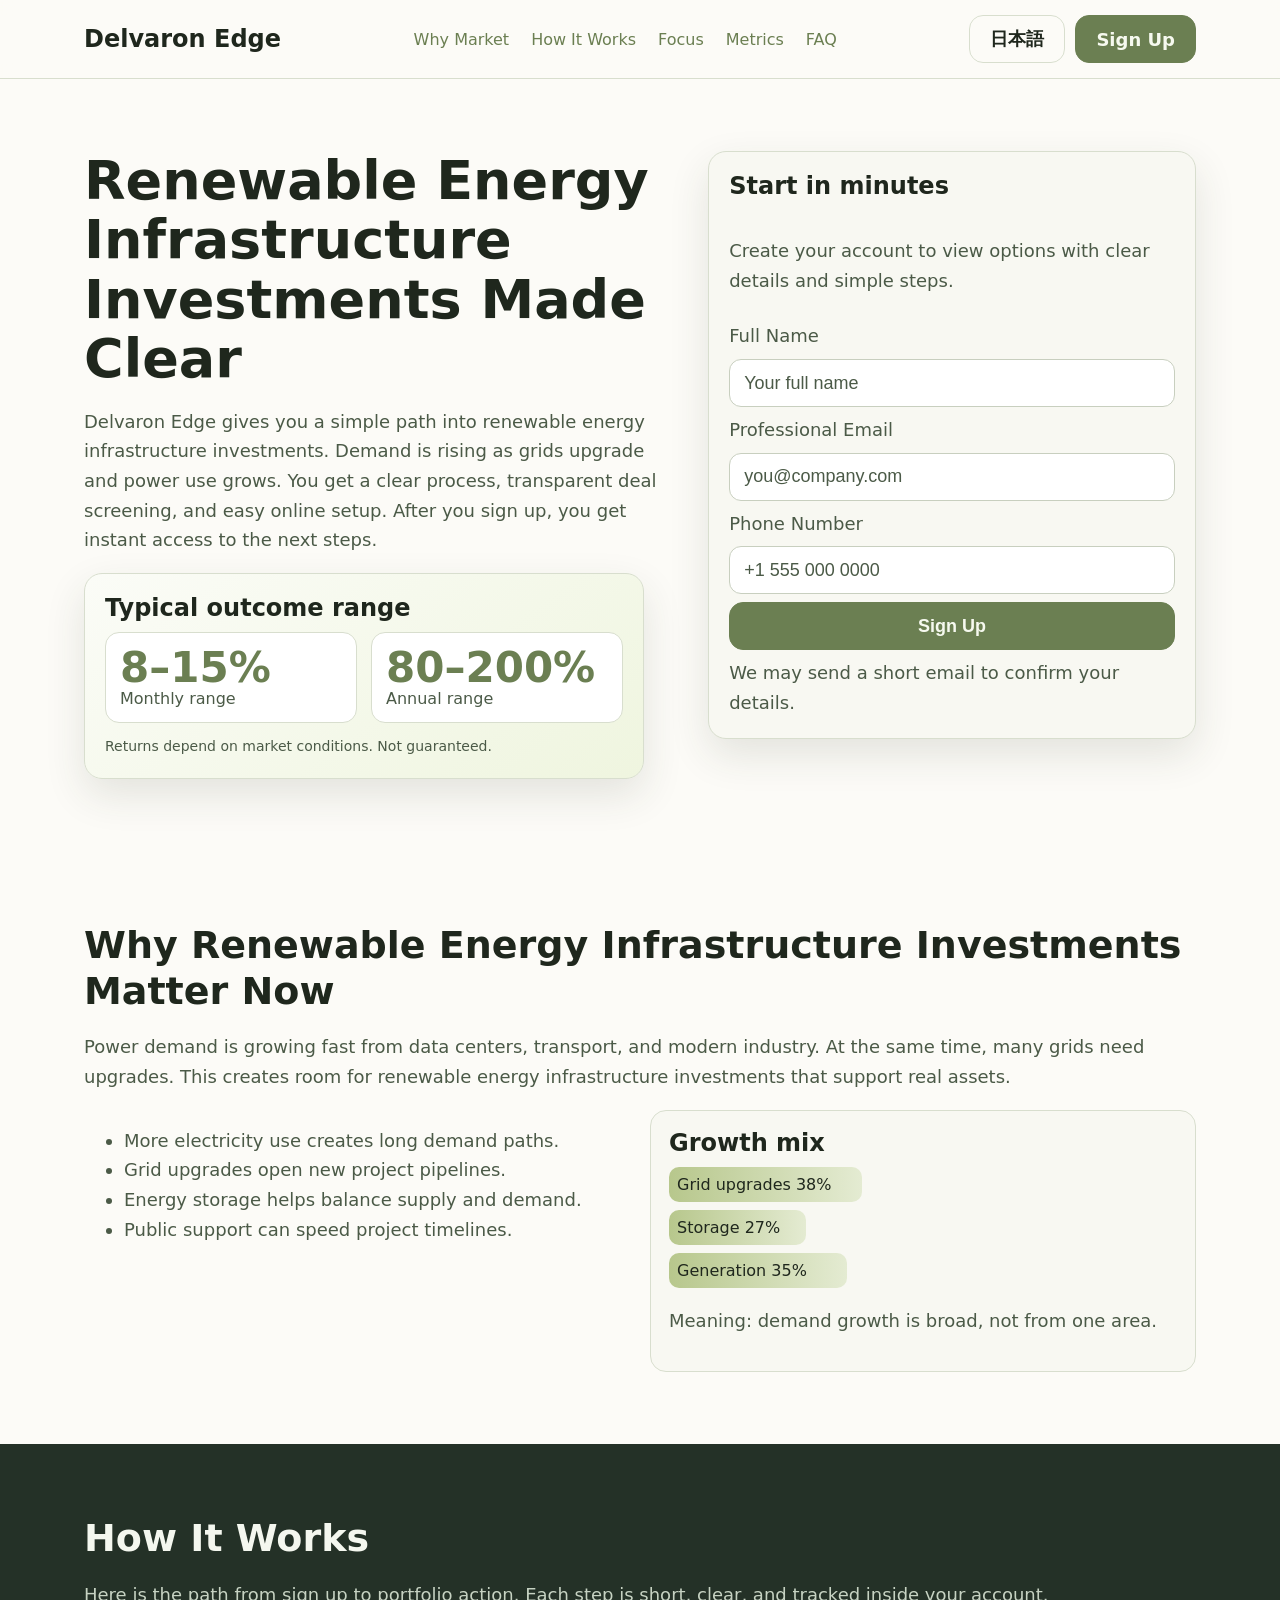
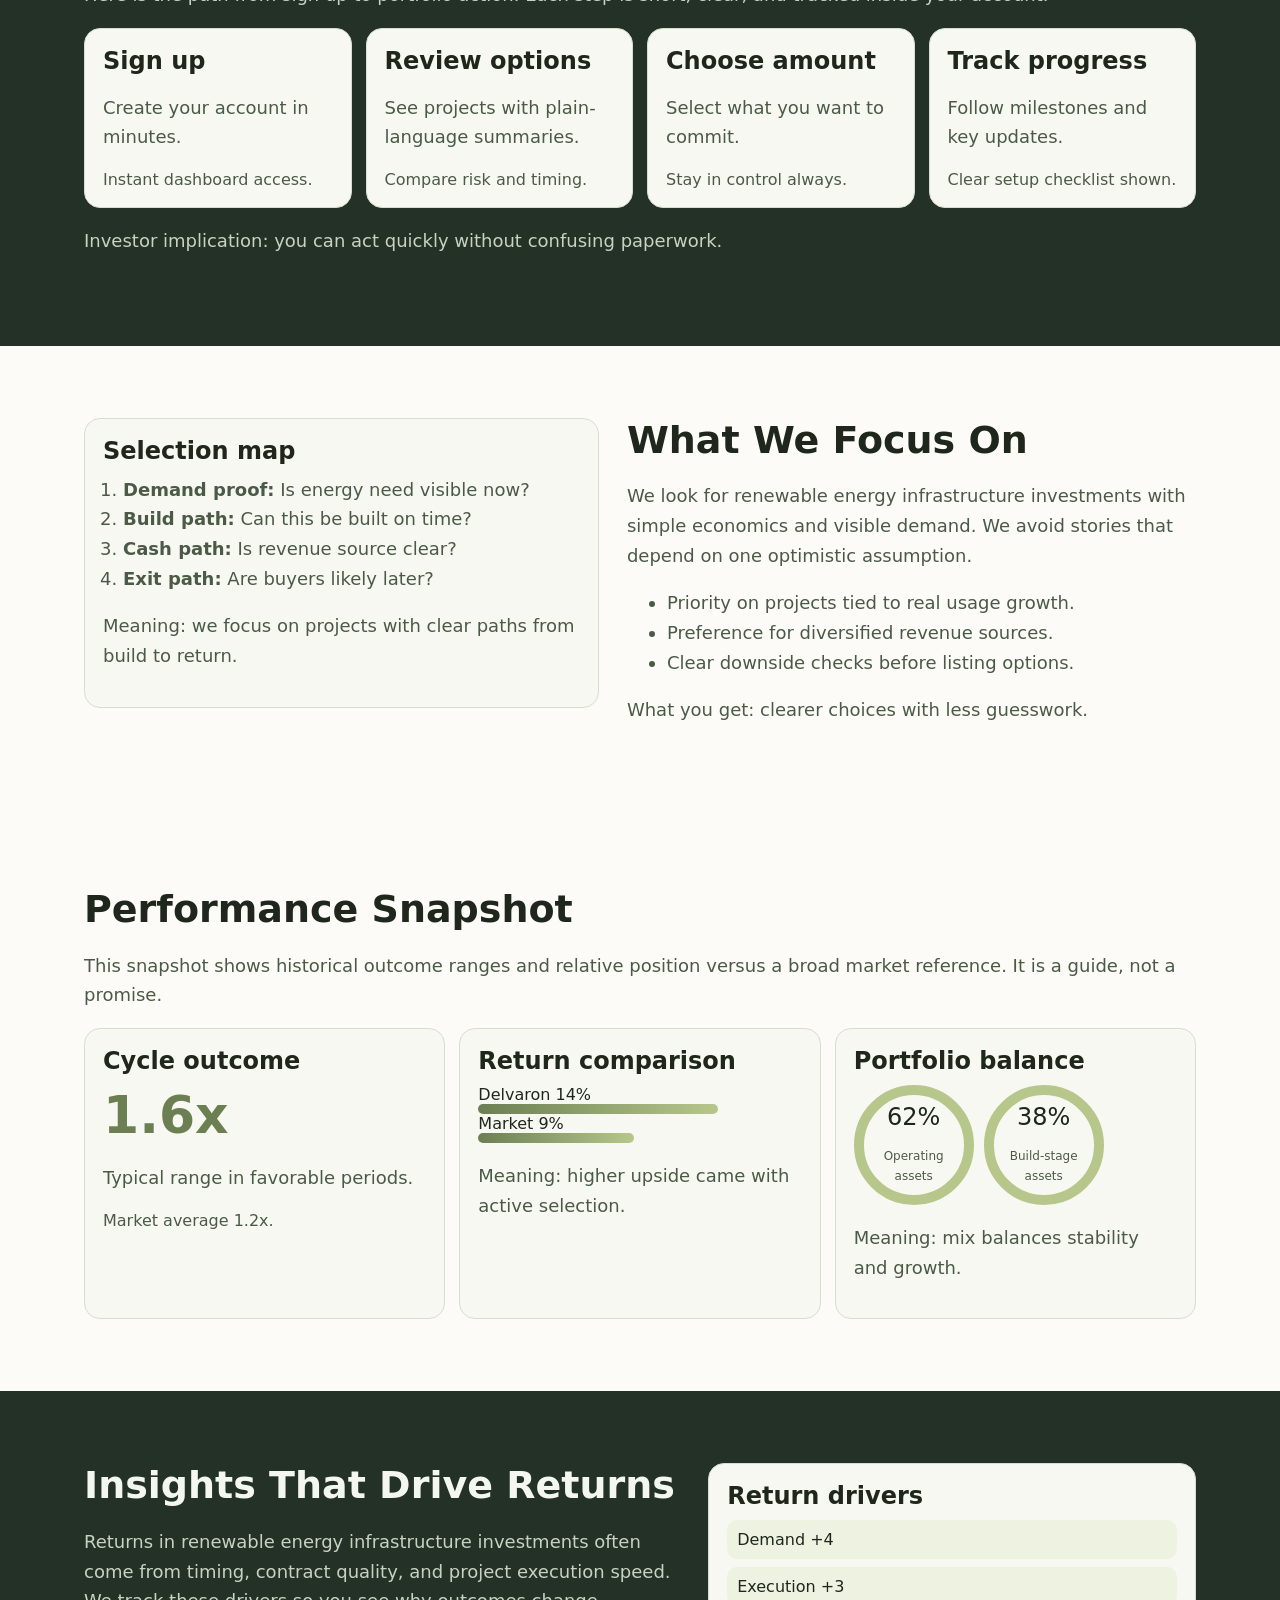
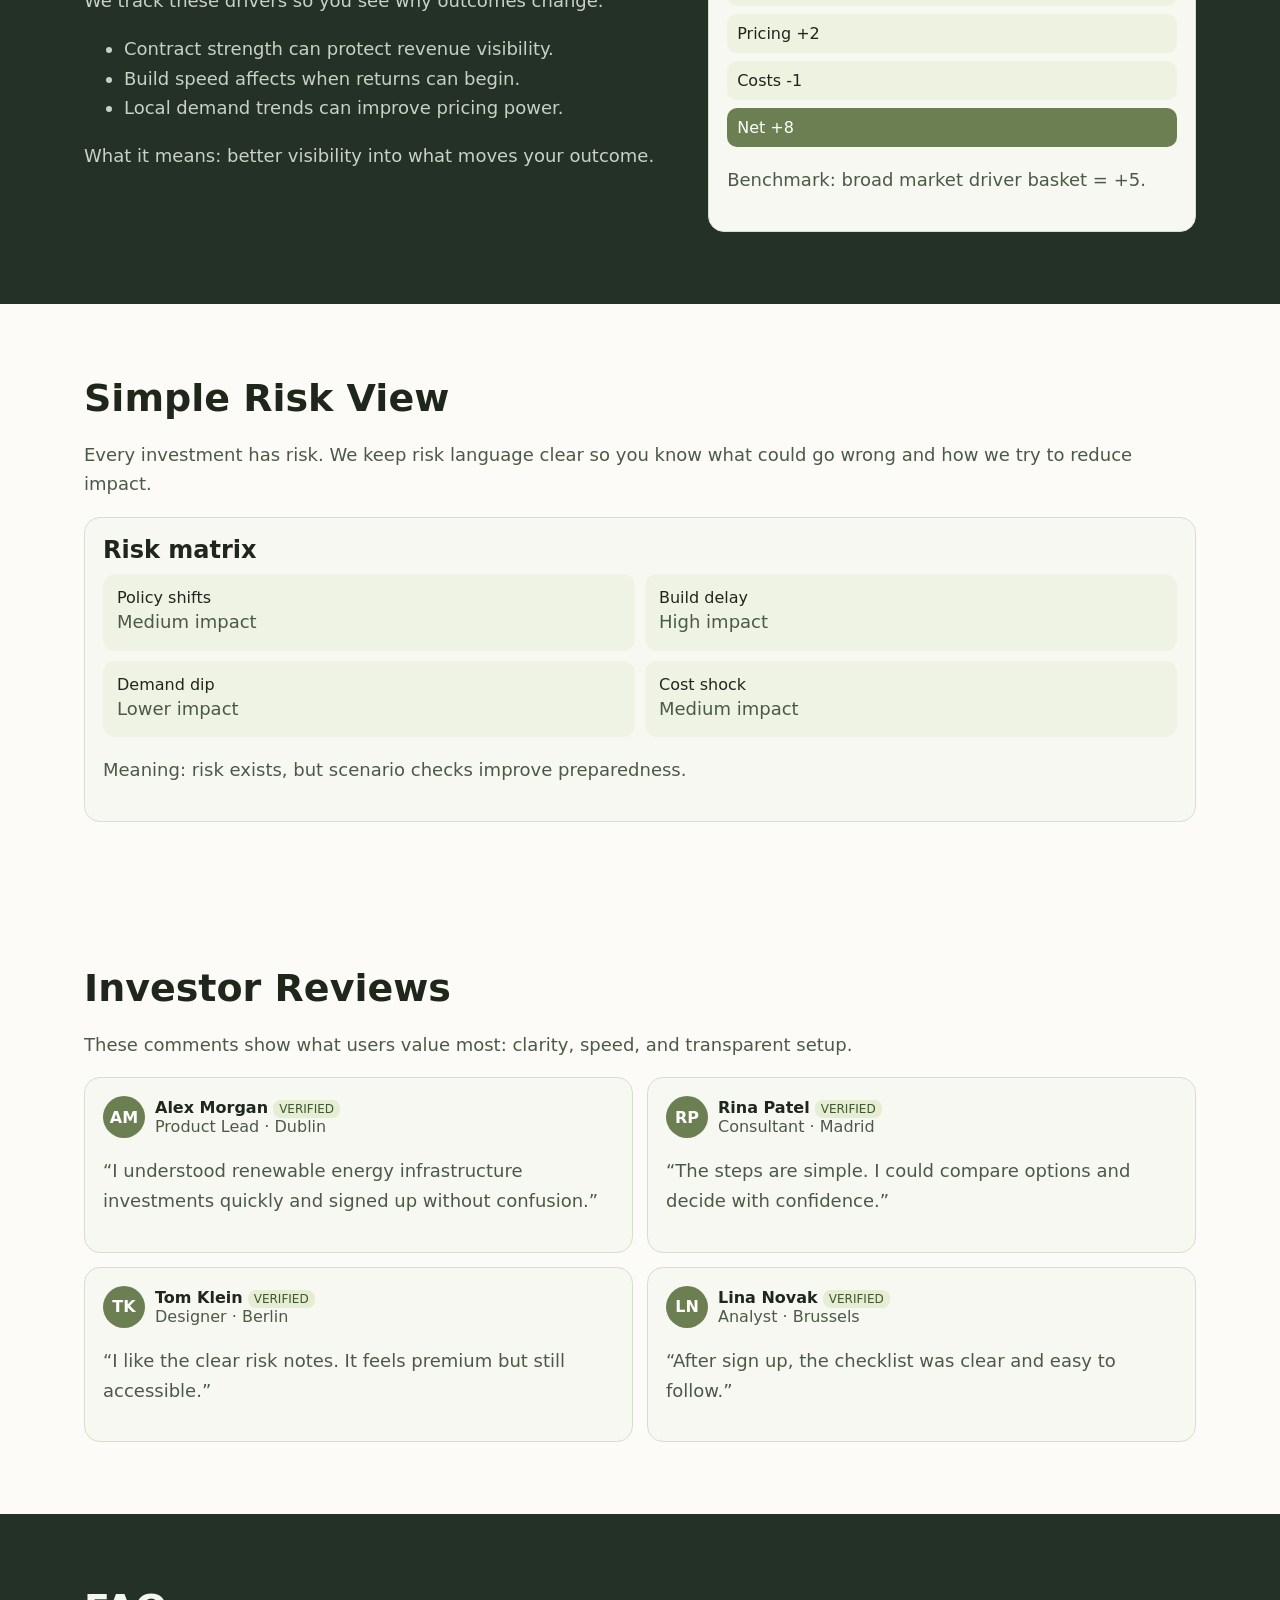
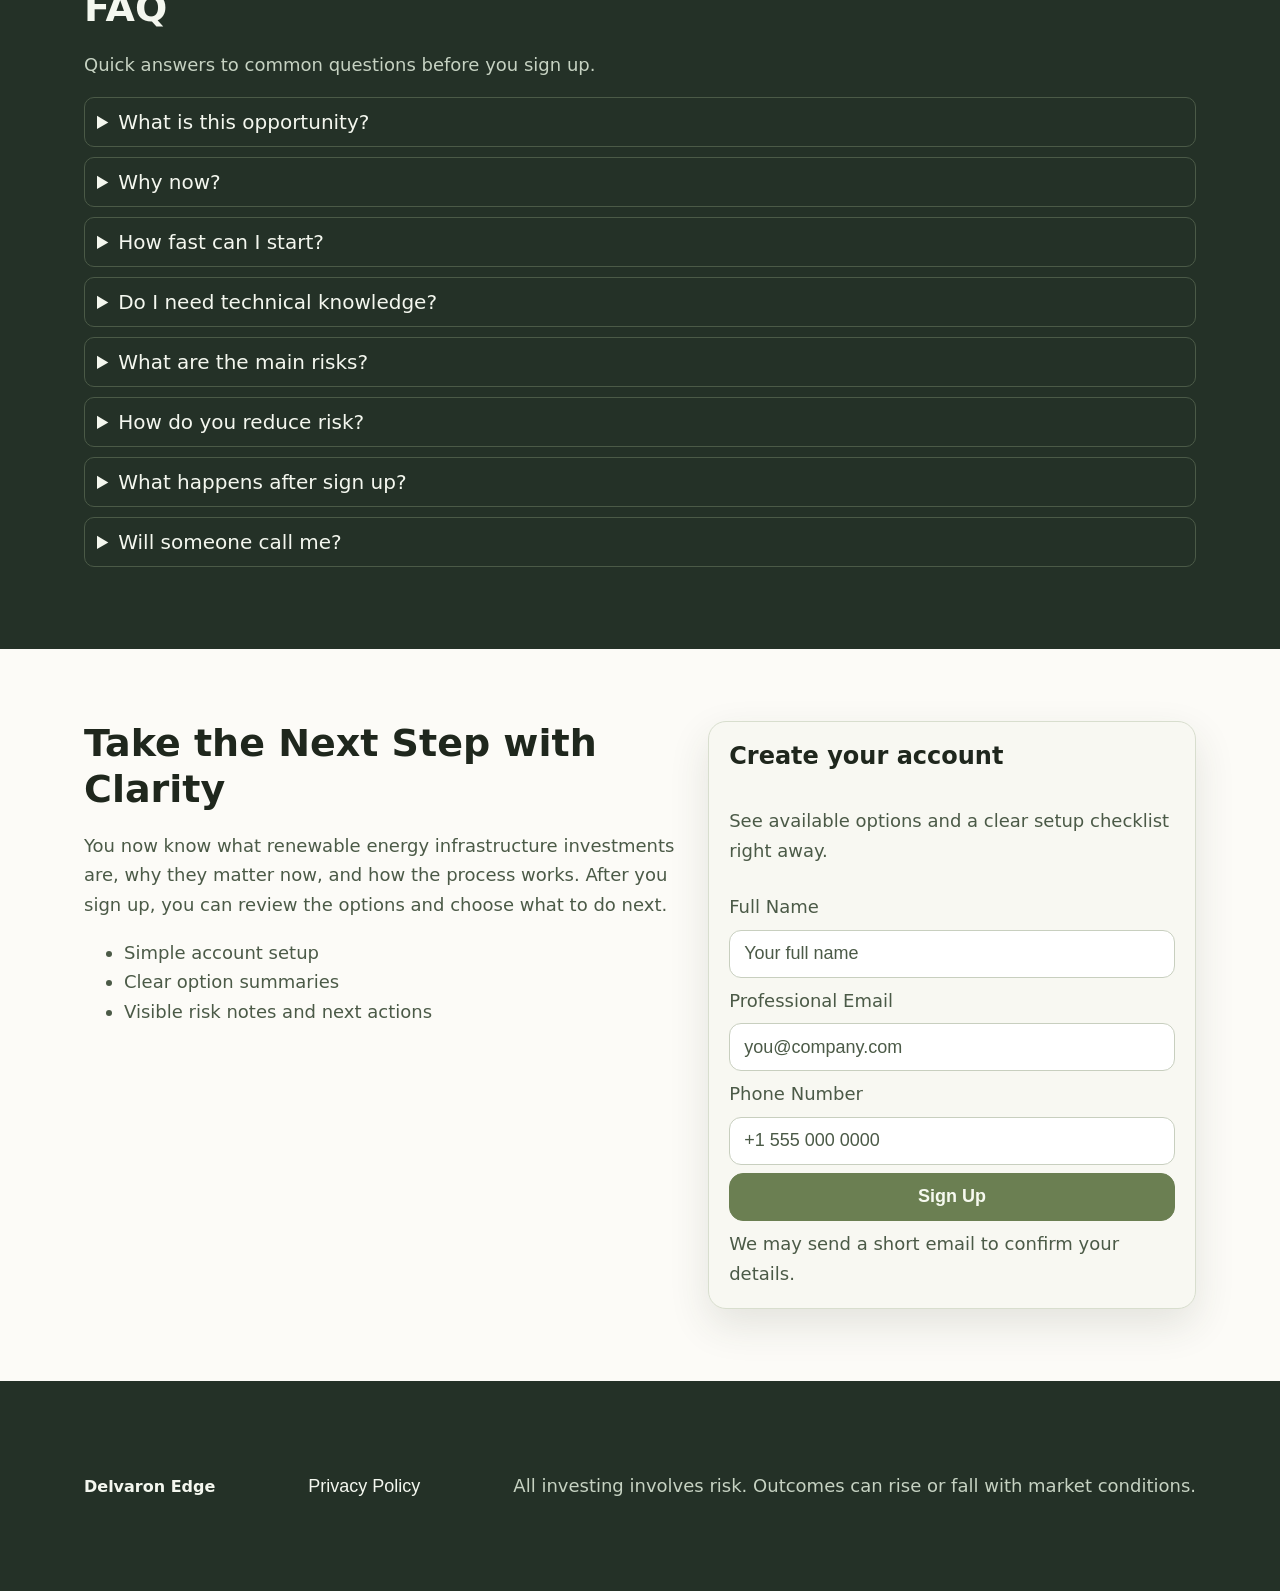
<file: jp/index.html>
<!doctype html>
<html lang="en">
<head>
  <meta charset="UTF-8" />
  <meta name="viewport" content="width=device-width,initial-scale=1" />
  <title>日本語 | Delvaron Edge Renewable Energy Infrastructure Investments</title>
  <meta name="description" content="日本語 page for Delvaron Edge. Learn renewable energy infrastructure investments in clear English and sign up in minutes." />
  <link rel="canonical" href="https://delvaronedge.com/jp/index.html" />
  <link rel="alternate" hreflang="en" href="https://delvaronedge.com/index.html" />
  <link rel="alternate" hreflang="de" href="https://delvaronedge.com/de/index.html" />
  <link rel="alternate" hreflang="fr" href="https://delvaronedge.com/fr/index.html" />
  <link rel="alternate" hreflang="es" href="https://delvaronedge.com/es/index.html" />
  <link rel="alternate" hreflang="it" href="https://delvaronedge.com/it/index.html" />
  <link rel="alternate" hreflang="tr" href="https://delvaronedge.com/tr/index.html" />
  <link rel="alternate" hreflang="pt" href="https://delvaronedge.com/pt/index.html" />
  <link rel="alternate" hreflang="ja" href="https://delvaronedge.com/jp/index.html" />
  <link rel="alternate" hreflang="sk" href="https://delvaronedge.com/sk/index.html" />
  <link rel="alternate" hreflang="nl-BE" href="https://delvaronedge.com/be/index.html" />
  <link rel="alternate" hreflang="x-default" href="https://delvaronedge.com/index.html" />
  <meta property="og:title" content="日本語 | Delvaron Edge Renewable Energy Infrastructure Investments" />
  <meta property="og:description" content="日本語 page for Delvaron Edge. Learn renewable energy infrastructure investments in clear English and sign up in minutes." />
  <meta property="og:type" content="website" />
  <meta property="og:url" content="https://delvaronedge.com/jp/index.html" />
  <meta property="og:site_name" content="Delvaron Edge" />
  <meta name="twitter:card" content="summary_large_image" />
  <meta name="twitter:title" content="日本語 | Delvaron Edge Renewable Energy Infrastructure Investments" />
  <meta name="twitter:description" content="日本語 page for Delvaron Edge. Learn renewable energy infrastructure investments in clear English and sign up in minutes." />
  <link rel="stylesheet" href="../assets/style.css" />
  <script defer src="../assets/app.js"></script>
</head>
<body>
  <header class="site-header">
    <div class="container topbar">
      <a class="brand" href="../index.html">Delvaron Edge</a>
      <nav class="main-nav" aria-label="Main">
        <a href="#why-market">Why Market</a>
        <a href="#model">How It Works</a>
        <a href="#focus">Focus</a>
        <a href="#metrics">Metrics</a>
        <a href="#faq">FAQ</a>
      </nav>
      <div class="header-actions">
        <div class="lang-switcher" data-dropdown>
          <button class="btn ghost active-lang" type="button" aria-expanded="false" aria-haspopup="true">日本語</button>
          <div class="lang-menu" role="menu">
            <a href="../index.html"><svg class="flag" viewBox="0 0 20 14" aria-hidden="true"><title>GB</title><rect width="20" height="14" fill="#edf2e1"/><rect y="9" width="20" height="5" fill="#c4d2af"/></svg>English</a>
<a href="../de/index.html"><svg class="flag" viewBox="0 0 20 14" aria-hidden="true"><title>DE</title><rect width="20" height="14" fill="#edf2e1"/><rect y="9" width="20" height="5" fill="#c4d2af"/></svg>Deutsch</a>
<a href="../fr/index.html"><svg class="flag" viewBox="0 0 20 14" aria-hidden="true"><title>FR</title><rect width="20" height="14" fill="#edf2e1"/><rect y="9" width="20" height="5" fill="#c4d2af"/></svg>Français</a>
<a href="../es/index.html"><svg class="flag" viewBox="0 0 20 14" aria-hidden="true"><title>ES</title><rect width="20" height="14" fill="#edf2e1"/><rect y="9" width="20" height="5" fill="#c4d2af"/></svg>Español</a>
<a href="../it/index.html"><svg class="flag" viewBox="0 0 20 14" aria-hidden="true"><title>IT</title><rect width="20" height="14" fill="#edf2e1"/><rect y="9" width="20" height="5" fill="#c4d2af"/></svg>Italiano</a>
<a href="../tr/index.html"><svg class="flag" viewBox="0 0 20 14" aria-hidden="true"><title>TR</title><rect width="20" height="14" fill="#edf2e1"/><rect y="9" width="20" height="5" fill="#c4d2af"/></svg>Türkçe</a>
<a href="../pt/index.html"><svg class="flag" viewBox="0 0 20 14" aria-hidden="true"><title>PT</title><rect width="20" height="14" fill="#edf2e1"/><rect y="9" width="20" height="5" fill="#c4d2af"/></svg>Português</a>
<a href="../jp/index.html"><svg class="flag" viewBox="0 0 20 14" aria-hidden="true"><title>JP</title><rect width="20" height="14" fill="#edf2e1"/><rect y="9" width="20" height="5" fill="#c4d2af"/></svg>日本語</a>
<a href="../sk/index.html"><svg class="flag" viewBox="0 0 20 14" aria-hidden="true"><title>SK</title><rect width="20" height="14" fill="#edf2e1"/><rect y="9" width="20" height="5" fill="#c4d2af"/></svg>Slovak</a>
<a href="../be/index.html"><svg class="flag" viewBox="0 0 20 14" aria-hidden="true"><title>BE</title><rect width="20" height="14" fill="#edf2e1"/><rect y="9" width="20" height="5" fill="#c4d2af"/></svg>Nederlands (BE)</a></div>
        </div>
        <a href="#final-cta" class="btn primary">Sign Up</a>
        <button class="burger" aria-label="Open navigation" aria-controls="mobile-drawer" aria-expanded="false"><span></span><span></span><span></span></button>
      </div>
    </div>
  </header>

  <aside id="mobile-drawer" class="drawer" aria-hidden="true">
    <div class="drawer-head"><strong>Menu</strong><button class="drawer-close" aria-label="Close menu">×</button></div>
    <nav class="drawer-nav">
      <a href="#why-market">Why Market</a><a href="#model">How It Works</a><a href="#focus">Focus</a><a href="#metrics">Metrics</a><a href="#faq">FAQ</a>
    </nav>
    <div class="drawer-lang"><a href="../index.html"><svg class="flag" viewBox="0 0 20 14" aria-hidden="true"><title>GB</title><rect width="20" height="14" fill="#edf2e1"/><rect y="9" width="20" height="5" fill="#c4d2af"/></svg>English</a>
<a href="../de/index.html"><svg class="flag" viewBox="0 0 20 14" aria-hidden="true"><title>DE</title><rect width="20" height="14" fill="#edf2e1"/><rect y="9" width="20" height="5" fill="#c4d2af"/></svg>Deutsch</a>
<a href="../fr/index.html"><svg class="flag" viewBox="0 0 20 14" aria-hidden="true"><title>FR</title><rect width="20" height="14" fill="#edf2e1"/><rect y="9" width="20" height="5" fill="#c4d2af"/></svg>Français</a>
<a href="../es/index.html"><svg class="flag" viewBox="0 0 20 14" aria-hidden="true"><title>ES</title><rect width="20" height="14" fill="#edf2e1"/><rect y="9" width="20" height="5" fill="#c4d2af"/></svg>Español</a>
<a href="../it/index.html"><svg class="flag" viewBox="0 0 20 14" aria-hidden="true"><title>IT</title><rect width="20" height="14" fill="#edf2e1"/><rect y="9" width="20" height="5" fill="#c4d2af"/></svg>Italiano</a>
<a href="../tr/index.html"><svg class="flag" viewBox="0 0 20 14" aria-hidden="true"><title>TR</title><rect width="20" height="14" fill="#edf2e1"/><rect y="9" width="20" height="5" fill="#c4d2af"/></svg>Türkçe</a>
<a href="../pt/index.html"><svg class="flag" viewBox="0 0 20 14" aria-hidden="true"><title>PT</title><rect width="20" height="14" fill="#edf2e1"/><rect y="9" width="20" height="5" fill="#c4d2af"/></svg>Português</a>
<a href="../jp/index.html"><svg class="flag" viewBox="0 0 20 14" aria-hidden="true"><title>JP</title><rect width="20" height="14" fill="#edf2e1"/><rect y="9" width="20" height="5" fill="#c4d2af"/></svg>日本語</a>
<a href="../sk/index.html"><svg class="flag" viewBox="0 0 20 14" aria-hidden="true"><title>SK</title><rect width="20" height="14" fill="#edf2e1"/><rect y="9" width="20" height="5" fill="#c4d2af"/></svg>Slovak</a>
<a href="../be/index.html"><svg class="flag" viewBox="0 0 20 14" aria-hidden="true"><title>BE</title><rect width="20" height="14" fill="#edf2e1"/><rect y="9" width="20" height="5" fill="#c4d2af"/></svg>Nederlands (BE)</a></div>
    <a href="#final-cta" class="btn primary">Sign Up</a>
  </aside>
  <div class="drawer-backdrop"></div>

  <main>
    <section class="section light hero" id="hero">
      <div class="container split">
        <div>
          <h1>Renewable Energy Infrastructure Investments Made Clear</h1>
          <p>Delvaron Edge gives you a simple path into renewable energy infrastructure investments. Demand is rising as grids upgrade and power use grows. You get a clear process, transparent deal screening, and easy online setup. After you sign up, you get instant access to the next steps.</p>
          <div class="performance-panel">
            <h3>Typical outcome range</h3>
            <div class="perf-grid">
              <article><strong>8–15%</strong><span>Monthly range</span></article>
              <article><strong>80–200%</strong><span>Annual range</span></article>
            </div>
            <p class="micro">Returns depend on market conditions. Not guaranteed.</p>
          </div>
        </div>
        <form class="form-card lead-form">
          <h3 class="form-title">Start in minutes</h3>
          <p class="form-sub">Create your account to view options with clear details and simple steps.</p>
          <label for="name">Full Name</label><input id="name" name="name" placeholder="Your full name" required />
          <label for="email">Professional Email</label><input id="email" name="email" type="email" placeholder="you@company.com" required />
          <label for="phone">Phone Number</label><input id="phone" name="phone" type="tel" placeholder="+1 555 000 0000" required />
          <button class="btn primary" type="submit">Sign Up</button>
          <small>We may send a short email to confirm your details.</small>
        </form>
      </div>
    </section>

    <section class="section light" id="why-market"><div class="container">
      <h2>Why Renewable Energy Infrastructure Investments Matter Now</h2>
      <p>Power demand is growing fast from data centers, transport, and modern industry. At the same time, many grids need upgrades. This creates room for renewable energy infrastructure investments that support real assets.</p>
      <div class="two-col">
        <ul>
          <li>More electricity use creates long demand paths.</li><li>Grid upgrades open new project pipelines.</li><li>Energy storage helps balance supply and demand.</li><li>Public support can speed project timelines.</li>
        </ul>
        <div class="visual card stack-bars"><h3>Growth mix</h3><div class="stack"><span style="--w:38%">Grid upgrades 38%</span><span style="--w:27%">Storage 27%</span><span style="--w:35%">Generation 35%</span></div><p>Meaning: demand growth is broad, not from one area.</p></div>
      </div></div>
    </section>

    <section class="section dark" id="model"><div class="container">
      <h2>How It Works</h2><p>Here is the path from sign up to portfolio action. Each step is short, clear, and tracked inside your account.</p>
      <div class="steps-grid">
        <article class="card"><h3>Sign up</h3><p>Create your account in minutes.</p><div class="muted">Instant dashboard access.</div></article>
        <article class="card"><h3>Review options</h3><p>See projects with plain-language summaries.</p><div class="muted">Compare risk and timing.</div></article>
        <article class="card"><h3>Choose amount</h3><p>Select what you want to commit.</p><div class="muted">Stay in control always.</div></article>
        <article class="card"><h3>Track progress</h3><p>Follow milestones and key updates.</p><div class="muted">Clear setup checklist shown.</div></article>
      </div>
      <p class="interpret">Investor implication: you can act quickly without confusing paperwork.</p>
    </div></section>

    <section class="section light" id="focus"><div class="container split alt">
      <div class="visual card diag"><h3>Selection map</h3><ol><li><b>Demand proof:</b> Is energy need visible now?</li><li><b>Build path:</b> Can this be built on time?</li><li><b>Cash path:</b> Is revenue source clear?</li><li><b>Exit path:</b> Are buyers likely later?</li></ol><p>Meaning: we focus on projects with clear paths from build to return.</p></div>
      <div><h2>What We Focus On</h2><p>We look for renewable energy infrastructure investments with simple economics and visible demand. We avoid stories that depend on one optimistic assumption.</p><ul><li>Priority on projects tied to real usage growth.</li><li>Preference for diversified revenue sources.</li><li>Clear downside checks before listing options.</li></ul><p class="interpret">What you get: clearer choices with less guesswork.</p></div>
    </div></section>

    <section class="section light" id="metrics"><div class="container">
      <h2>Performance Snapshot</h2><p>This snapshot shows historical outcome ranges and relative position versus a broad market reference. It is a guide, not a promise.</p>
      <div class="three-grid">
        <div class="card"><h3>Cycle outcome</h3><div class="big">1.6x</div><p>Typical range in favorable periods.</p><div class="muted">Market average 1.2x.</div></div>
        <div class="card compare"><h3>Return comparison</h3><div><span>Delvaron 14%</span><i style="--w:74%"></i></div><div><span>Market 9%</span><i style="--w:48%"></i></div><p>Meaning: higher upside came with active selection.</p></div>
        <div class="card rings"><h3>Portfolio balance</h3><div class="ring-wrap"><span class="ring">62%<small>Operating assets</small></span><span class="ring">38%<small>Build-stage assets</small></span></div><p>Meaning: mix balances stability and growth.</p></div>
      </div>
    </div></section>

    <section class="section dark" id="insights"><div class="container split">
      <div><h2>Insights That Drive Returns</h2><p>Returns in renewable energy infrastructure investments often come from timing, contract quality, and project execution speed. We track these drivers so you see why outcomes change.</p><ul><li>Contract strength can protect revenue visibility.</li><li>Build speed affects when returns can begin.</li><li>Local demand trends can improve pricing power.</li></ul><p class="interpret">What it means: better visibility into what moves your outcome.</p></div>
      <div class="card waterfall"><h3>Return drivers</h3><div class="wf"><span>Demand +4</span><span>Execution +3</span><span>Pricing +2</span><span>Costs -1</span><span class="total">Net +8</span></div><p>Benchmark: broad market driver basket = +5.</p></div>
    </div></section>

    <section class="section light" id="risk"><div class="container">
      <h2>Simple Risk View</h2><p>Every investment has risk. We keep risk language clear so you know what could go wrong and how we try to reduce impact.</p>
      <div class="risk-matrix card"><h3>Risk matrix</h3><div class="matrix"><span>Policy shifts<br><small>Medium impact</small></span><span>Build delay<br><small>High impact</small></span><span>Demand dip<br><small>Lower impact</small></span><span>Cost shock<br><small>Medium impact</small></span></div><p>Meaning: risk exists, but scenario checks improve preparedness.</p></div>
    </div></section>

    <section class="section light" id="reviews"><div class="container">
      <h2>Investor Reviews</h2><p>These comments show what users value most: clarity, speed, and transparent setup.</p>
      <div class="review-grid">
        <article class="card review"><div class="head"><div class="avatar">AM</div><div><strong>Alex Morgan</strong> <em>VERIFIED</em><div class="muted">Product Lead · Dublin</div></div></div><p>“I understood renewable energy infrastructure investments quickly and signed up without confusion.”</p></article>
        <article class="card review"><div class="head"><div class="avatar">RP</div><div><strong>Rina Patel</strong> <em>VERIFIED</em><div class="muted">Consultant · Madrid</div></div></div><p>“The steps are simple. I could compare options and decide with confidence.”</p></article>
        <article class="card review"><div class="head"><div class="avatar">TK</div><div><strong>Tom Klein</strong> <em>VERIFIED</em><div class="muted">Designer · Berlin</div></div></div><p>“I like the clear risk notes. It feels premium but still accessible.”</p></article>
        <article class="card review"><div class="head"><div class="avatar">LN</div><div><strong>Lina Novak</strong> <em>VERIFIED</em><div class="muted">Analyst · Brussels</div></div></div><p>“After sign up, the checklist was clear and easy to follow.”</p></article>
      </div>
    </div></section>

    <section class="section dark" id="faq"><div class="container">
      <h2>FAQ</h2><p>Quick answers to common questions before you sign up.</p>
      <div class="faq-list">
        <details><summary>What is this opportunity?</summary><p>It is access to renewable energy infrastructure investments through a clear online path.</p></details><details><summary>Why now?</summary><p>Power demand and grid upgrades create a strong window for project growth.</p></details><details><summary>How fast can I start?</summary><p>After you sign up, you get instant access to the next steps.</p></details><details><summary>Do I need technical knowledge?</summary><p>No. Each option is explained in plain English with key points.</p></details><details><summary>What are the main risks?</summary><p>Project delays, policy changes, and market pricing shifts can affect outcomes.</p></details><details><summary>How do you reduce risk?</summary><p>We screen for demand proof, build readiness, and clearer revenue paths.</p></details><details><summary>What happens after sign up?</summary><p>After you sign up, you will see a clear setup checklist.</p></details><details><summary>Will someone call me?</summary><p>No calls are required. We may send a short email to confirm details.</p></details>
      </div>
    </div></section>

    <section class="section light" id="final-cta"><div class="container split">
      <div><h2>Take the Next Step with Clarity</h2><p>You now know what renewable energy infrastructure investments are, why they matter now, and how the process works. After you sign up, you can review the options and choose what to do next.</p><ul><li>Simple account setup</li><li>Clear option summaries</li><li>Visible risk notes and next actions</li></ul></div>
      <form class="form-card lead-form">
        <h3 class="form-title">Create your account</h3>
        <p class="form-sub">See available options and a clear setup checklist right away.</p>
        <label for="name2">Full Name</label><input id="name2" name="name2" placeholder="Your full name" required />
        <label for="email2">Professional Email</label><input id="email2" name="email2" type="email" placeholder="you@company.com" required />
        <label for="phone2">Phone Number</label><input id="phone2" name="phone2" type="tel" placeholder="+1 555 000 0000" required />
        <button class="btn primary" type="submit">Sign Up</button>
        <small>We may send a short email to confirm your details.</small>
      </form>
    </div></section>
  </main>

  <footer class="section dark footer"><div class="container foot">
    <strong>Delvaron Edge</strong>
    <button class="link privacy-open" type="button">Privacy Policy</button>
    <p>All investing involves risk. Outcomes can rise or fall with market conditions.</p>
  </div></footer>

  <div class="modal" id="privacy-modal" aria-hidden="true" role="dialog" aria-modal="true" aria-labelledby="privacy-title">
    <div class="modal-card">
      <button class="modal-x" aria-label="Close privacy policy">×</button>
      <h2 id="privacy-title">Privacy Policy</h2>
      <div class="modal-body"><p><strong>Introduction.</strong> We explain how we handle your data in simple terms.</p><p><strong>Data collection.</strong> We collect details you enter in forms and basic site usage data.</p><p><strong>Legal basis.</strong> We process data to provide requested access and improve service quality.</p><p><strong>Cookies.</strong> Cookies help site function, remember preferences, and measure performance.</p><p><strong>Retention.</strong> We keep data only as long as needed for service and legal obligations.</p><p><strong>Third-party sharing.</strong> We share limited data with trusted service providers when required.</p><p><strong>Security.</strong> We use technical and organizational controls to protect stored information.</p><p><strong>User rights.</strong> You may request access, correction, deletion, or export of your data.</p><p><strong>International transfers.</strong> Data may be processed across regions with safeguards in place.</p><p><strong>Industry risk disclosure.</strong> Investment information is educational and not a guaranteed result.</p><p><strong>Contact.</strong> Email privacy@delvaronedge.com for privacy requests or questions.</p></div>
      <div class="modal-foot"><button class="btn ghost modal-close" type="button">Close</button></div>
    </div>
  </div>

<script type="application/ld+json">{"@context":"https://schema.org","@graph":[{"@type":"Organization","name":"Delvaron Edge","url":"https://delvaronedge.com"},{"@type":"WebSite","name":"Delvaron Edge","url":"https://delvaronedge.com"},{"@type":"FAQPage","mainEntity":[{"@type":"Question","name":"What is this opportunity?","acceptedAnswer":{"@type":"Answer","text":"It is access to renewable energy infrastructure investments through a clear online path."}},{"@type":"Question","name":"What happens after sign up?","acceptedAnswer":{"@type":"Answer","text":"After you sign up, you will see a clear setup checklist."}}]},{"@type":"Review","author":{"@type":"Person","name":"Alex Morgan"},"reviewBody":"I understood renewable energy infrastructure investments quickly and signed up without confusion.","itemReviewed":{"@type":"Service","name":"Delvaron Edge"}}]}</script>
</body></html>
</file>
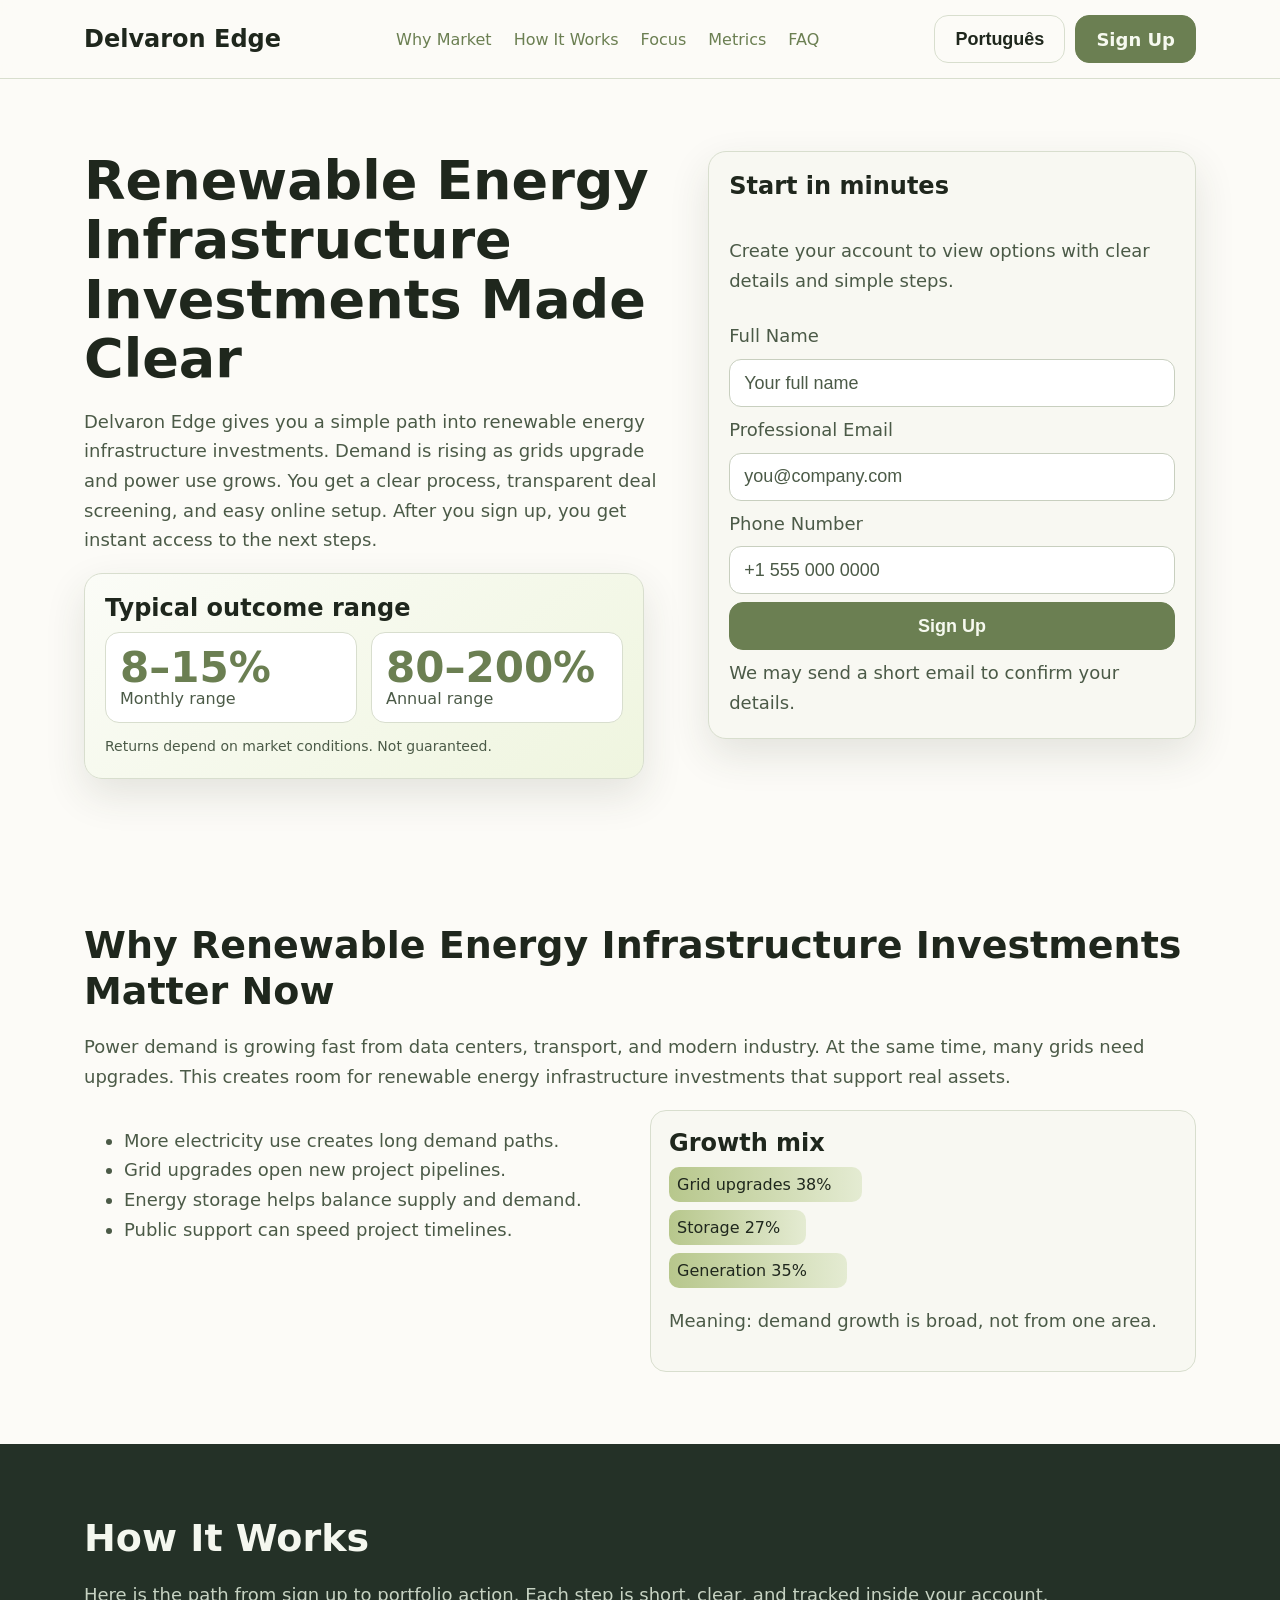
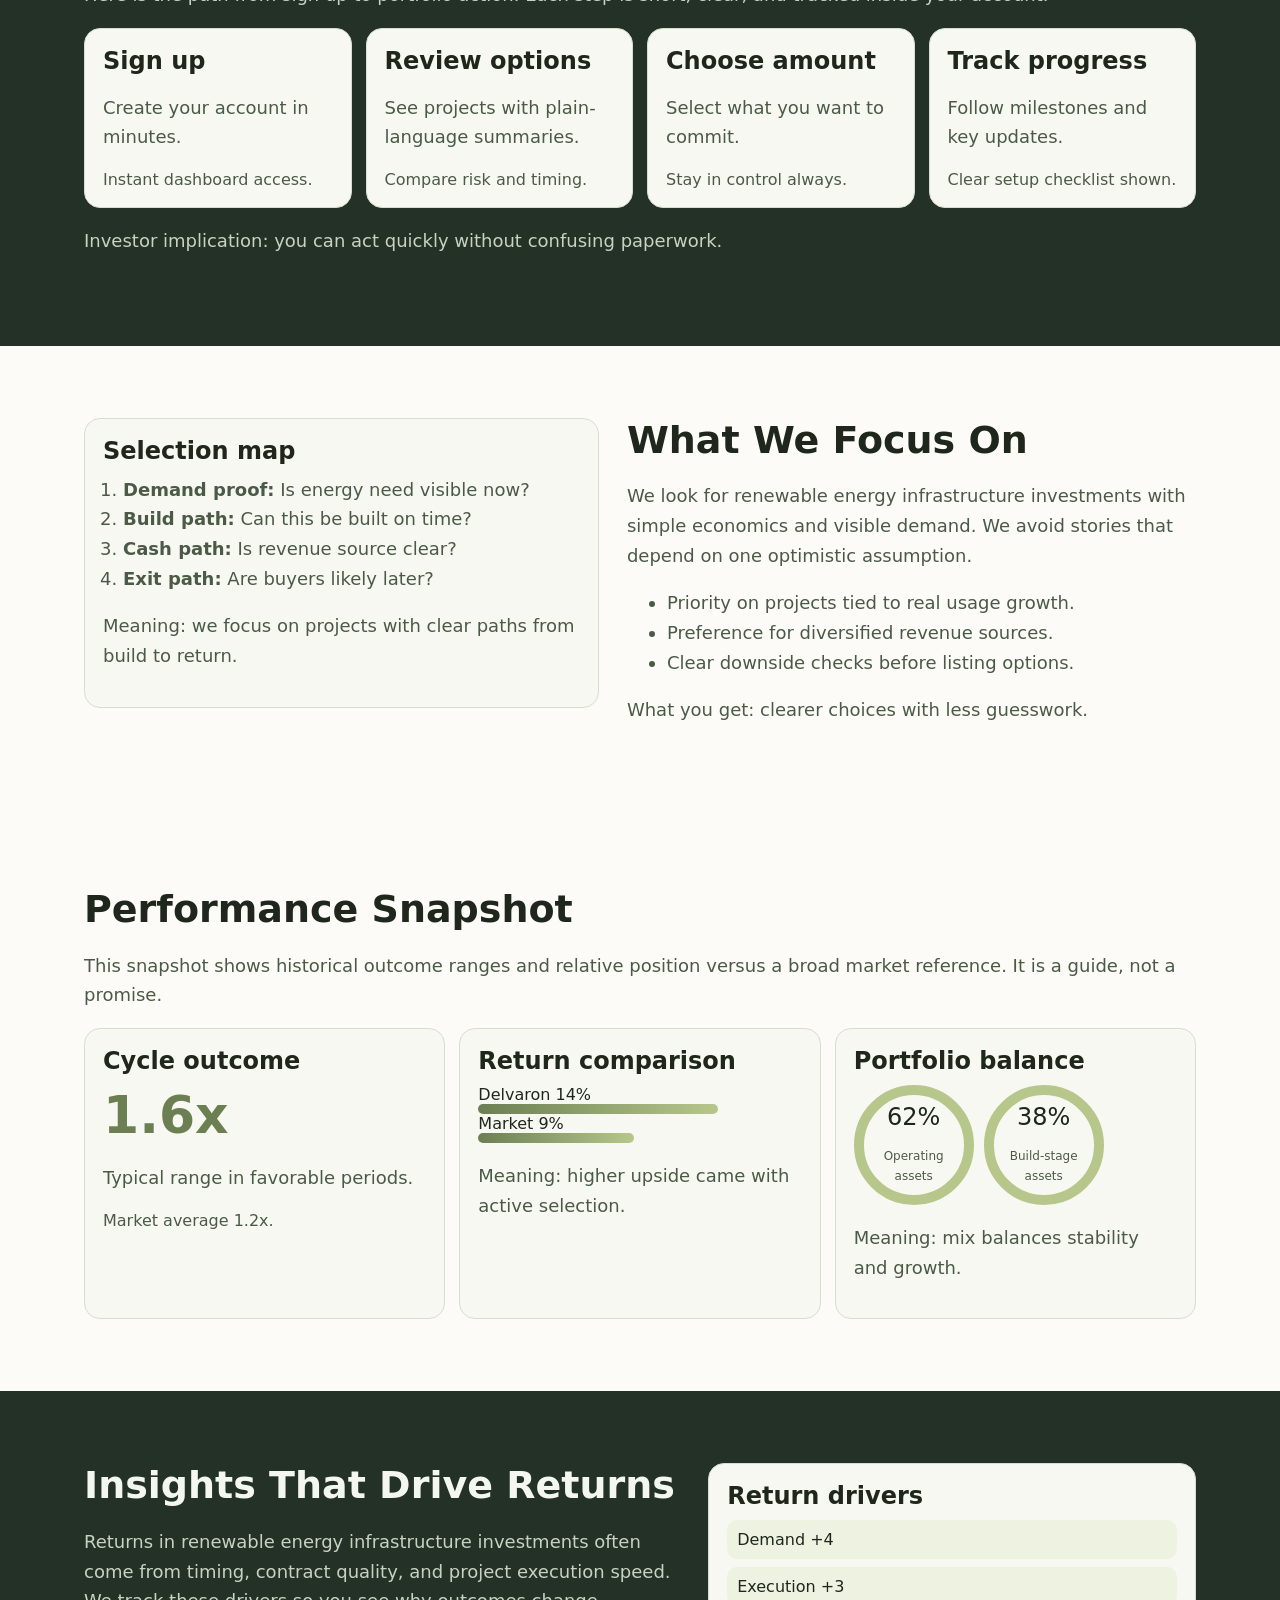
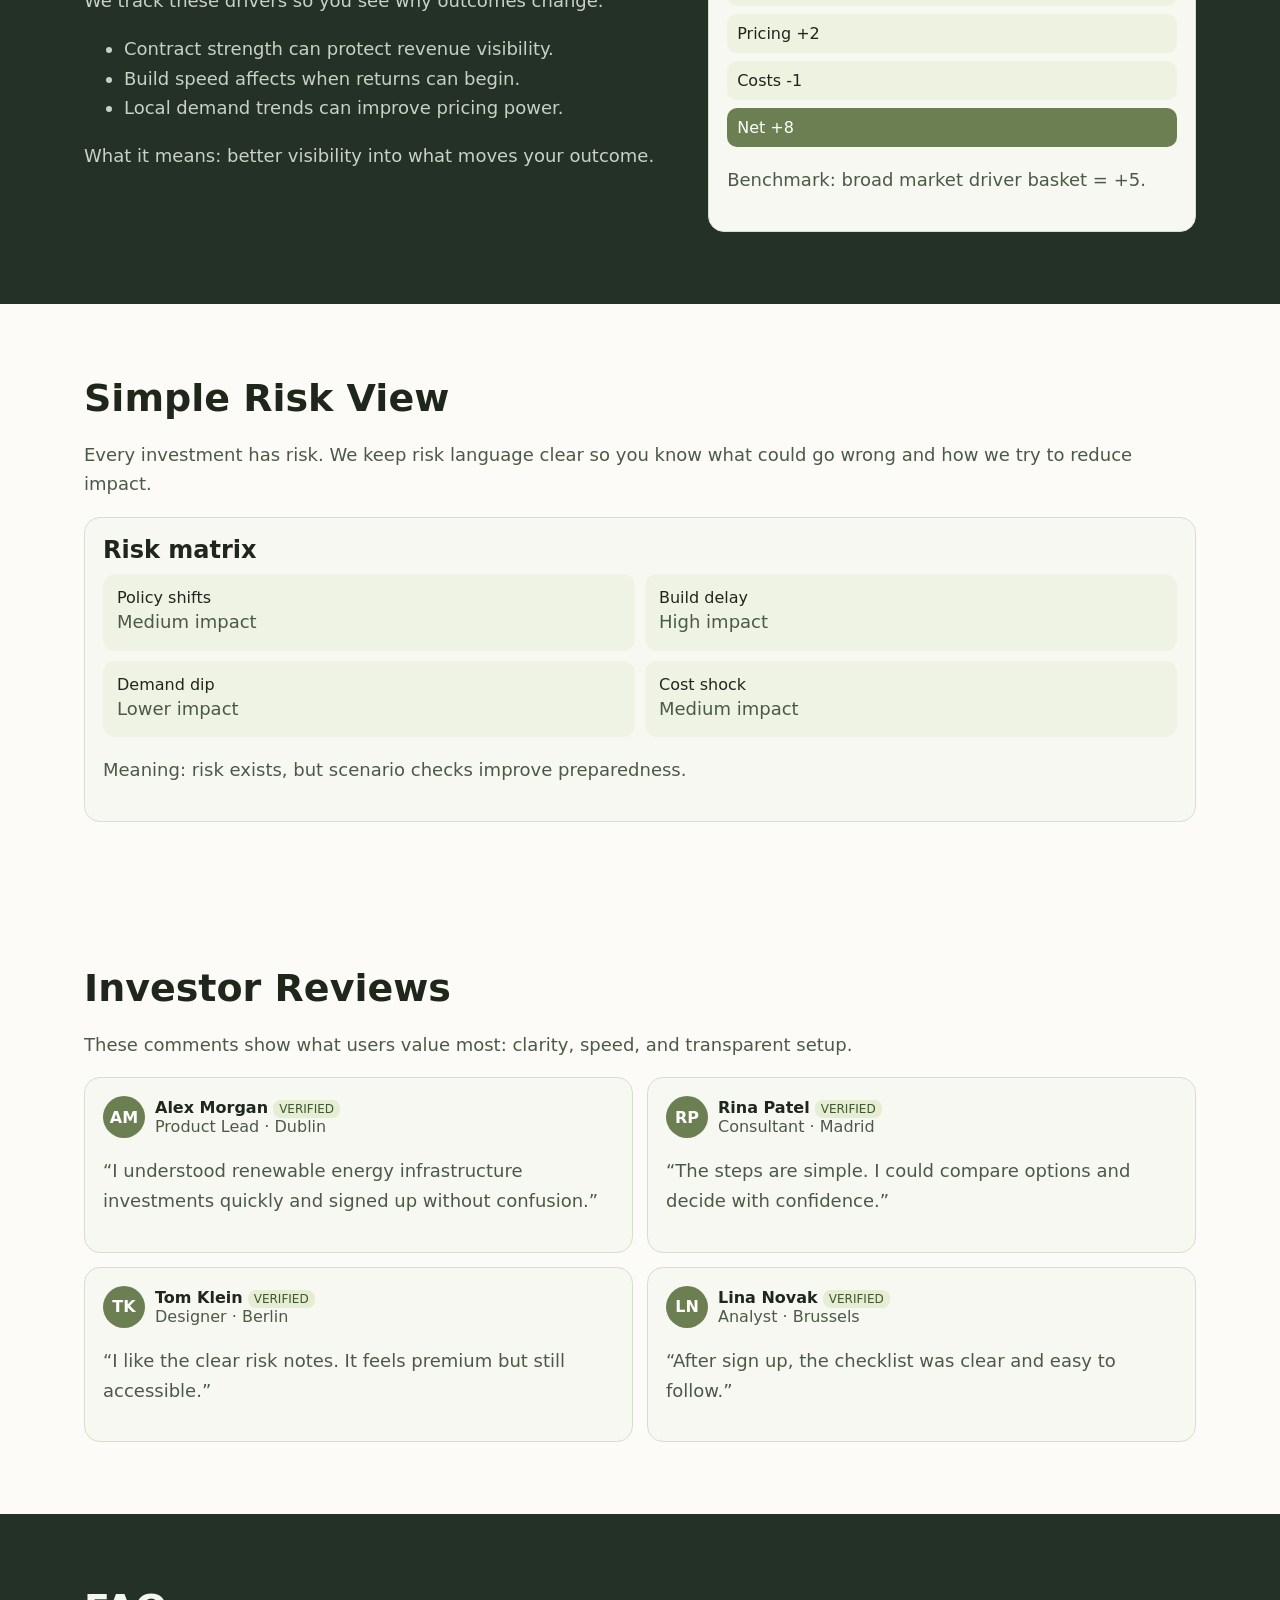
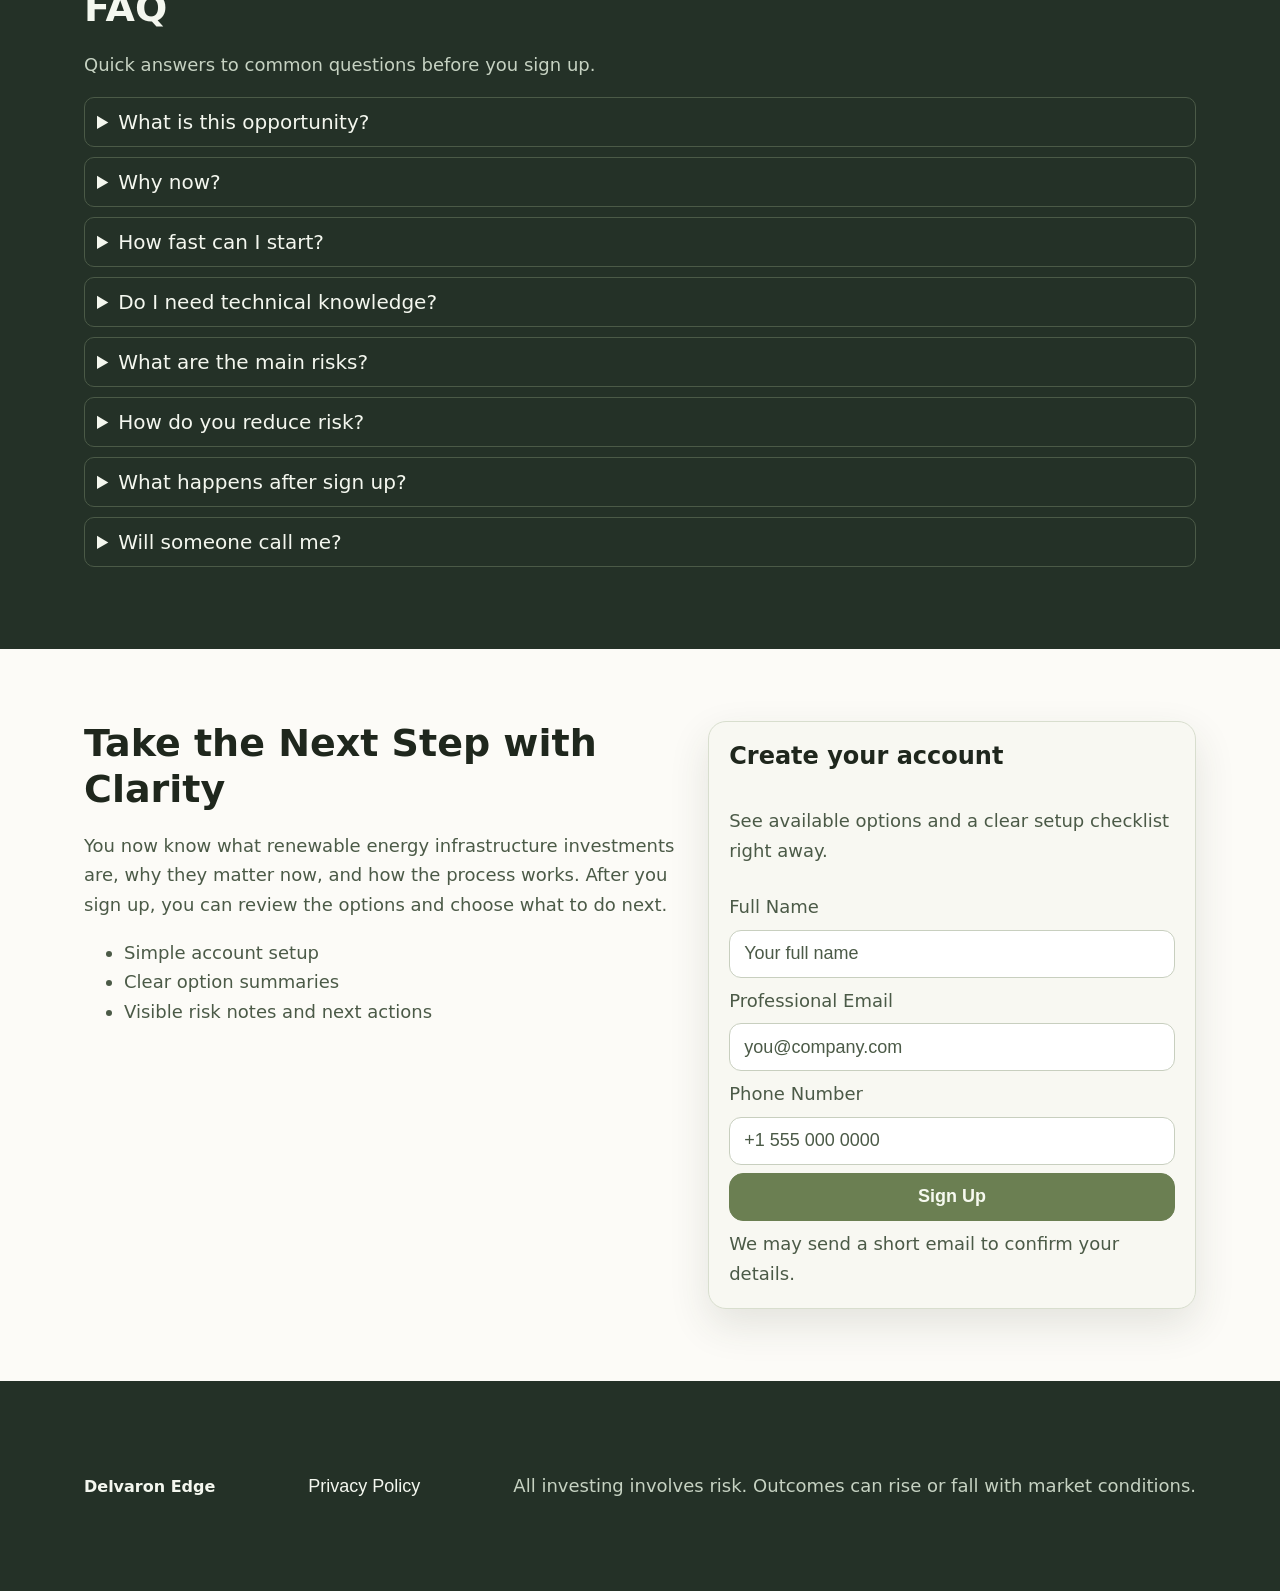
<file: pt/index.html>
<!doctype html>
<html lang="en">
<head>
  <meta charset="UTF-8" />
  <meta name="viewport" content="width=device-width,initial-scale=1" />
  <title>Português | Delvaron Edge Renewable Energy Infrastructure Investments</title>
  <meta name="description" content="Português page for Delvaron Edge. Learn renewable energy infrastructure investments in clear English and sign up in minutes." />
  <link rel="canonical" href="https://delvaronedge.com/pt/index.html" />
  <link rel="alternate" hreflang="en" href="https://delvaronedge.com/index.html" />
  <link rel="alternate" hreflang="de" href="https://delvaronedge.com/de/index.html" />
  <link rel="alternate" hreflang="fr" href="https://delvaronedge.com/fr/index.html" />
  <link rel="alternate" hreflang="es" href="https://delvaronedge.com/es/index.html" />
  <link rel="alternate" hreflang="it" href="https://delvaronedge.com/it/index.html" />
  <link rel="alternate" hreflang="tr" href="https://delvaronedge.com/tr/index.html" />
  <link rel="alternate" hreflang="pt" href="https://delvaronedge.com/pt/index.html" />
  <link rel="alternate" hreflang="ja" href="https://delvaronedge.com/jp/index.html" />
  <link rel="alternate" hreflang="sk" href="https://delvaronedge.com/sk/index.html" />
  <link rel="alternate" hreflang="nl-BE" href="https://delvaronedge.com/be/index.html" />
  <link rel="alternate" hreflang="x-default" href="https://delvaronedge.com/index.html" />
  <meta property="og:title" content="Português | Delvaron Edge Renewable Energy Infrastructure Investments" />
  <meta property="og:description" content="Português page for Delvaron Edge. Learn renewable energy infrastructure investments in clear English and sign up in minutes." />
  <meta property="og:type" content="website" />
  <meta property="og:url" content="https://delvaronedge.com/pt/index.html" />
  <meta property="og:site_name" content="Delvaron Edge" />
  <meta name="twitter:card" content="summary_large_image" />
  <meta name="twitter:title" content="Português | Delvaron Edge Renewable Energy Infrastructure Investments" />
  <meta name="twitter:description" content="Português page for Delvaron Edge. Learn renewable energy infrastructure investments in clear English and sign up in minutes." />
  <link rel="stylesheet" href="../assets/style.css" />
  <script defer src="../assets/app.js"></script>
</head>
<body>
  <header class="site-header">
    <div class="container topbar">
      <a class="brand" href="../index.html">Delvaron Edge</a>
      <nav class="main-nav" aria-label="Main">
        <a href="#why-market">Why Market</a>
        <a href="#model">How It Works</a>
        <a href="#focus">Focus</a>
        <a href="#metrics">Metrics</a>
        <a href="#faq">FAQ</a>
      </nav>
      <div class="header-actions">
        <div class="lang-switcher" data-dropdown>
          <button class="btn ghost active-lang" type="button" aria-expanded="false" aria-haspopup="true">Português</button>
          <div class="lang-menu" role="menu">
            <a href="../index.html"><svg class="flag" viewBox="0 0 20 14" aria-hidden="true"><title>GB</title><rect width="20" height="14" fill="#edf2e1"/><rect y="9" width="20" height="5" fill="#c4d2af"/></svg>English</a>
<a href="../de/index.html"><svg class="flag" viewBox="0 0 20 14" aria-hidden="true"><title>DE</title><rect width="20" height="14" fill="#edf2e1"/><rect y="9" width="20" height="5" fill="#c4d2af"/></svg>Deutsch</a>
<a href="../fr/index.html"><svg class="flag" viewBox="0 0 20 14" aria-hidden="true"><title>FR</title><rect width="20" height="14" fill="#edf2e1"/><rect y="9" width="20" height="5" fill="#c4d2af"/></svg>Français</a>
<a href="../es/index.html"><svg class="flag" viewBox="0 0 20 14" aria-hidden="true"><title>ES</title><rect width="20" height="14" fill="#edf2e1"/><rect y="9" width="20" height="5" fill="#c4d2af"/></svg>Español</a>
<a href="../it/index.html"><svg class="flag" viewBox="0 0 20 14" aria-hidden="true"><title>IT</title><rect width="20" height="14" fill="#edf2e1"/><rect y="9" width="20" height="5" fill="#c4d2af"/></svg>Italiano</a>
<a href="../tr/index.html"><svg class="flag" viewBox="0 0 20 14" aria-hidden="true"><title>TR</title><rect width="20" height="14" fill="#edf2e1"/><rect y="9" width="20" height="5" fill="#c4d2af"/></svg>Türkçe</a>
<a href="../pt/index.html"><svg class="flag" viewBox="0 0 20 14" aria-hidden="true"><title>PT</title><rect width="20" height="14" fill="#edf2e1"/><rect y="9" width="20" height="5" fill="#c4d2af"/></svg>Português</a>
<a href="../jp/index.html"><svg class="flag" viewBox="0 0 20 14" aria-hidden="true"><title>JP</title><rect width="20" height="14" fill="#edf2e1"/><rect y="9" width="20" height="5" fill="#c4d2af"/></svg>日本語</a>
<a href="../sk/index.html"><svg class="flag" viewBox="0 0 20 14" aria-hidden="true"><title>SK</title><rect width="20" height="14" fill="#edf2e1"/><rect y="9" width="20" height="5" fill="#c4d2af"/></svg>Slovak</a>
<a href="../be/index.html"><svg class="flag" viewBox="0 0 20 14" aria-hidden="true"><title>BE</title><rect width="20" height="14" fill="#edf2e1"/><rect y="9" width="20" height="5" fill="#c4d2af"/></svg>Nederlands (BE)</a></div>
        </div>
        <a href="#final-cta" class="btn primary">Sign Up</a>
        <button class="burger" aria-label="Open navigation" aria-controls="mobile-drawer" aria-expanded="false"><span></span><span></span><span></span></button>
      </div>
    </div>
  </header>

  <aside id="mobile-drawer" class="drawer" aria-hidden="true">
    <div class="drawer-head"><strong>Menu</strong><button class="drawer-close" aria-label="Close menu">×</button></div>
    <nav class="drawer-nav">
      <a href="#why-market">Why Market</a><a href="#model">How It Works</a><a href="#focus">Focus</a><a href="#metrics">Metrics</a><a href="#faq">FAQ</a>
    </nav>
    <div class="drawer-lang"><a href="../index.html"><svg class="flag" viewBox="0 0 20 14" aria-hidden="true"><title>GB</title><rect width="20" height="14" fill="#edf2e1"/><rect y="9" width="20" height="5" fill="#c4d2af"/></svg>English</a>
<a href="../de/index.html"><svg class="flag" viewBox="0 0 20 14" aria-hidden="true"><title>DE</title><rect width="20" height="14" fill="#edf2e1"/><rect y="9" width="20" height="5" fill="#c4d2af"/></svg>Deutsch</a>
<a href="../fr/index.html"><svg class="flag" viewBox="0 0 20 14" aria-hidden="true"><title>FR</title><rect width="20" height="14" fill="#edf2e1"/><rect y="9" width="20" height="5" fill="#c4d2af"/></svg>Français</a>
<a href="../es/index.html"><svg class="flag" viewBox="0 0 20 14" aria-hidden="true"><title>ES</title><rect width="20" height="14" fill="#edf2e1"/><rect y="9" width="20" height="5" fill="#c4d2af"/></svg>Español</a>
<a href="../it/index.html"><svg class="flag" viewBox="0 0 20 14" aria-hidden="true"><title>IT</title><rect width="20" height="14" fill="#edf2e1"/><rect y="9" width="20" height="5" fill="#c4d2af"/></svg>Italiano</a>
<a href="../tr/index.html"><svg class="flag" viewBox="0 0 20 14" aria-hidden="true"><title>TR</title><rect width="20" height="14" fill="#edf2e1"/><rect y="9" width="20" height="5" fill="#c4d2af"/></svg>Türkçe</a>
<a href="../pt/index.html"><svg class="flag" viewBox="0 0 20 14" aria-hidden="true"><title>PT</title><rect width="20" height="14" fill="#edf2e1"/><rect y="9" width="20" height="5" fill="#c4d2af"/></svg>Português</a>
<a href="../jp/index.html"><svg class="flag" viewBox="0 0 20 14" aria-hidden="true"><title>JP</title><rect width="20" height="14" fill="#edf2e1"/><rect y="9" width="20" height="5" fill="#c4d2af"/></svg>日本語</a>
<a href="../sk/index.html"><svg class="flag" viewBox="0 0 20 14" aria-hidden="true"><title>SK</title><rect width="20" height="14" fill="#edf2e1"/><rect y="9" width="20" height="5" fill="#c4d2af"/></svg>Slovak</a>
<a href="../be/index.html"><svg class="flag" viewBox="0 0 20 14" aria-hidden="true"><title>BE</title><rect width="20" height="14" fill="#edf2e1"/><rect y="9" width="20" height="5" fill="#c4d2af"/></svg>Nederlands (BE)</a></div>
    <a href="#final-cta" class="btn primary">Sign Up</a>
  </aside>
  <div class="drawer-backdrop"></div>

  <main>
    <section class="section light hero" id="hero">
      <div class="container split">
        <div>
          <h1>Renewable Energy Infrastructure Investments Made Clear</h1>
          <p>Delvaron Edge gives you a simple path into renewable energy infrastructure investments. Demand is rising as grids upgrade and power use grows. You get a clear process, transparent deal screening, and easy online setup. After you sign up, you get instant access to the next steps.</p>
          <div class="performance-panel">
            <h3>Typical outcome range</h3>
            <div class="perf-grid">
              <article><strong>8–15%</strong><span>Monthly range</span></article>
              <article><strong>80–200%</strong><span>Annual range</span></article>
            </div>
            <p class="micro">Returns depend on market conditions. Not guaranteed.</p>
          </div>
        </div>
        <form class="form-card lead-form">
          <h3 class="form-title">Start in minutes</h3>
          <p class="form-sub">Create your account to view options with clear details and simple steps.</p>
          <label for="name">Full Name</label><input id="name" name="name" placeholder="Your full name" required />
          <label for="email">Professional Email</label><input id="email" name="email" type="email" placeholder="you@company.com" required />
          <label for="phone">Phone Number</label><input id="phone" name="phone" type="tel" placeholder="+1 555 000 0000" required />
          <button class="btn primary" type="submit">Sign Up</button>
          <small>We may send a short email to confirm your details.</small>
        </form>
      </div>
    </section>

    <section class="section light" id="why-market"><div class="container">
      <h2>Why Renewable Energy Infrastructure Investments Matter Now</h2>
      <p>Power demand is growing fast from data centers, transport, and modern industry. At the same time, many grids need upgrades. This creates room for renewable energy infrastructure investments that support real assets.</p>
      <div class="two-col">
        <ul>
          <li>More electricity use creates long demand paths.</li><li>Grid upgrades open new project pipelines.</li><li>Energy storage helps balance supply and demand.</li><li>Public support can speed project timelines.</li>
        </ul>
        <div class="visual card stack-bars"><h3>Growth mix</h3><div class="stack"><span style="--w:38%">Grid upgrades 38%</span><span style="--w:27%">Storage 27%</span><span style="--w:35%">Generation 35%</span></div><p>Meaning: demand growth is broad, not from one area.</p></div>
      </div></div>
    </section>

    <section class="section dark" id="model"><div class="container">
      <h2>How It Works</h2><p>Here is the path from sign up to portfolio action. Each step is short, clear, and tracked inside your account.</p>
      <div class="steps-grid">
        <article class="card"><h3>Sign up</h3><p>Create your account in minutes.</p><div class="muted">Instant dashboard access.</div></article>
        <article class="card"><h3>Review options</h3><p>See projects with plain-language summaries.</p><div class="muted">Compare risk and timing.</div></article>
        <article class="card"><h3>Choose amount</h3><p>Select what you want to commit.</p><div class="muted">Stay in control always.</div></article>
        <article class="card"><h3>Track progress</h3><p>Follow milestones and key updates.</p><div class="muted">Clear setup checklist shown.</div></article>
      </div>
      <p class="interpret">Investor implication: you can act quickly without confusing paperwork.</p>
    </div></section>

    <section class="section light" id="focus"><div class="container split alt">
      <div class="visual card diag"><h3>Selection map</h3><ol><li><b>Demand proof:</b> Is energy need visible now?</li><li><b>Build path:</b> Can this be built on time?</li><li><b>Cash path:</b> Is revenue source clear?</li><li><b>Exit path:</b> Are buyers likely later?</li></ol><p>Meaning: we focus on projects with clear paths from build to return.</p></div>
      <div><h2>What We Focus On</h2><p>We look for renewable energy infrastructure investments with simple economics and visible demand. We avoid stories that depend on one optimistic assumption.</p><ul><li>Priority on projects tied to real usage growth.</li><li>Preference for diversified revenue sources.</li><li>Clear downside checks before listing options.</li></ul><p class="interpret">What you get: clearer choices with less guesswork.</p></div>
    </div></section>

    <section class="section light" id="metrics"><div class="container">
      <h2>Performance Snapshot</h2><p>This snapshot shows historical outcome ranges and relative position versus a broad market reference. It is a guide, not a promise.</p>
      <div class="three-grid">
        <div class="card"><h3>Cycle outcome</h3><div class="big">1.6x</div><p>Typical range in favorable periods.</p><div class="muted">Market average 1.2x.</div></div>
        <div class="card compare"><h3>Return comparison</h3><div><span>Delvaron 14%</span><i style="--w:74%"></i></div><div><span>Market 9%</span><i style="--w:48%"></i></div><p>Meaning: higher upside came with active selection.</p></div>
        <div class="card rings"><h3>Portfolio balance</h3><div class="ring-wrap"><span class="ring">62%<small>Operating assets</small></span><span class="ring">38%<small>Build-stage assets</small></span></div><p>Meaning: mix balances stability and growth.</p></div>
      </div>
    </div></section>

    <section class="section dark" id="insights"><div class="container split">
      <div><h2>Insights That Drive Returns</h2><p>Returns in renewable energy infrastructure investments often come from timing, contract quality, and project execution speed. We track these drivers so you see why outcomes change.</p><ul><li>Contract strength can protect revenue visibility.</li><li>Build speed affects when returns can begin.</li><li>Local demand trends can improve pricing power.</li></ul><p class="interpret">What it means: better visibility into what moves your outcome.</p></div>
      <div class="card waterfall"><h3>Return drivers</h3><div class="wf"><span>Demand +4</span><span>Execution +3</span><span>Pricing +2</span><span>Costs -1</span><span class="total">Net +8</span></div><p>Benchmark: broad market driver basket = +5.</p></div>
    </div></section>

    <section class="section light" id="risk"><div class="container">
      <h2>Simple Risk View</h2><p>Every investment has risk. We keep risk language clear so you know what could go wrong and how we try to reduce impact.</p>
      <div class="risk-matrix card"><h3>Risk matrix</h3><div class="matrix"><span>Policy shifts<br><small>Medium impact</small></span><span>Build delay<br><small>High impact</small></span><span>Demand dip<br><small>Lower impact</small></span><span>Cost shock<br><small>Medium impact</small></span></div><p>Meaning: risk exists, but scenario checks improve preparedness.</p></div>
    </div></section>

    <section class="section light" id="reviews"><div class="container">
      <h2>Investor Reviews</h2><p>These comments show what users value most: clarity, speed, and transparent setup.</p>
      <div class="review-grid">
        <article class="card review"><div class="head"><div class="avatar">AM</div><div><strong>Alex Morgan</strong> <em>VERIFIED</em><div class="muted">Product Lead · Dublin</div></div></div><p>“I understood renewable energy infrastructure investments quickly and signed up without confusion.”</p></article>
        <article class="card review"><div class="head"><div class="avatar">RP</div><div><strong>Rina Patel</strong> <em>VERIFIED</em><div class="muted">Consultant · Madrid</div></div></div><p>“The steps are simple. I could compare options and decide with confidence.”</p></article>
        <article class="card review"><div class="head"><div class="avatar">TK</div><div><strong>Tom Klein</strong> <em>VERIFIED</em><div class="muted">Designer · Berlin</div></div></div><p>“I like the clear risk notes. It feels premium but still accessible.”</p></article>
        <article class="card review"><div class="head"><div class="avatar">LN</div><div><strong>Lina Novak</strong> <em>VERIFIED</em><div class="muted">Analyst · Brussels</div></div></div><p>“After sign up, the checklist was clear and easy to follow.”</p></article>
      </div>
    </div></section>

    <section class="section dark" id="faq"><div class="container">
      <h2>FAQ</h2><p>Quick answers to common questions before you sign up.</p>
      <div class="faq-list">
        <details><summary>What is this opportunity?</summary><p>It is access to renewable energy infrastructure investments through a clear online path.</p></details><details><summary>Why now?</summary><p>Power demand and grid upgrades create a strong window for project growth.</p></details><details><summary>How fast can I start?</summary><p>After you sign up, you get instant access to the next steps.</p></details><details><summary>Do I need technical knowledge?</summary><p>No. Each option is explained in plain English with key points.</p></details><details><summary>What are the main risks?</summary><p>Project delays, policy changes, and market pricing shifts can affect outcomes.</p></details><details><summary>How do you reduce risk?</summary><p>We screen for demand proof, build readiness, and clearer revenue paths.</p></details><details><summary>What happens after sign up?</summary><p>After you sign up, you will see a clear setup checklist.</p></details><details><summary>Will someone call me?</summary><p>No calls are required. We may send a short email to confirm details.</p></details>
      </div>
    </div></section>

    <section class="section light" id="final-cta"><div class="container split">
      <div><h2>Take the Next Step with Clarity</h2><p>You now know what renewable energy infrastructure investments are, why they matter now, and how the process works. After you sign up, you can review the options and choose what to do next.</p><ul><li>Simple account setup</li><li>Clear option summaries</li><li>Visible risk notes and next actions</li></ul></div>
      <form class="form-card lead-form">
        <h3 class="form-title">Create your account</h3>
        <p class="form-sub">See available options and a clear setup checklist right away.</p>
        <label for="name2">Full Name</label><input id="name2" name="name2" placeholder="Your full name" required />
        <label for="email2">Professional Email</label><input id="email2" name="email2" type="email" placeholder="you@company.com" required />
        <label for="phone2">Phone Number</label><input id="phone2" name="phone2" type="tel" placeholder="+1 555 000 0000" required />
        <button class="btn primary" type="submit">Sign Up</button>
        <small>We may send a short email to confirm your details.</small>
      </form>
    </div></section>
  </main>

  <footer class="section dark footer"><div class="container foot">
    <strong>Delvaron Edge</strong>
    <button class="link privacy-open" type="button">Privacy Policy</button>
    <p>All investing involves risk. Outcomes can rise or fall with market conditions.</p>
  </div></footer>

  <div class="modal" id="privacy-modal" aria-hidden="true" role="dialog" aria-modal="true" aria-labelledby="privacy-title">
    <div class="modal-card">
      <button class="modal-x" aria-label="Close privacy policy">×</button>
      <h2 id="privacy-title">Privacy Policy</h2>
      <div class="modal-body"><p><strong>Introduction.</strong> We explain how we handle your data in simple terms.</p><p><strong>Data collection.</strong> We collect details you enter in forms and basic site usage data.</p><p><strong>Legal basis.</strong> We process data to provide requested access and improve service quality.</p><p><strong>Cookies.</strong> Cookies help site function, remember preferences, and measure performance.</p><p><strong>Retention.</strong> We keep data only as long as needed for service and legal obligations.</p><p><strong>Third-party sharing.</strong> We share limited data with trusted service providers when required.</p><p><strong>Security.</strong> We use technical and organizational controls to protect stored information.</p><p><strong>User rights.</strong> You may request access, correction, deletion, or export of your data.</p><p><strong>International transfers.</strong> Data may be processed across regions with safeguards in place.</p><p><strong>Industry risk disclosure.</strong> Investment information is educational and not a guaranteed result.</p><p><strong>Contact.</strong> Email privacy@delvaronedge.com for privacy requests or questions.</p></div>
      <div class="modal-foot"><button class="btn ghost modal-close" type="button">Close</button></div>
    </div>
  </div>

<script type="application/ld+json">{"@context":"https://schema.org","@graph":[{"@type":"Organization","name":"Delvaron Edge","url":"https://delvaronedge.com"},{"@type":"WebSite","name":"Delvaron Edge","url":"https://delvaronedge.com"},{"@type":"FAQPage","mainEntity":[{"@type":"Question","name":"What is this opportunity?","acceptedAnswer":{"@type":"Answer","text":"It is access to renewable energy infrastructure investments through a clear online path."}},{"@type":"Question","name":"What happens after sign up?","acceptedAnswer":{"@type":"Answer","text":"After you sign up, you will see a clear setup checklist."}}]},{"@type":"Review","author":{"@type":"Person","name":"Alex Morgan"},"reviewBody":"I understood renewable energy infrastructure investments quickly and signed up without confusion.","itemReviewed":{"@type":"Service","name":"Delvaron Edge"}}]}</script>
</body></html>
</file>
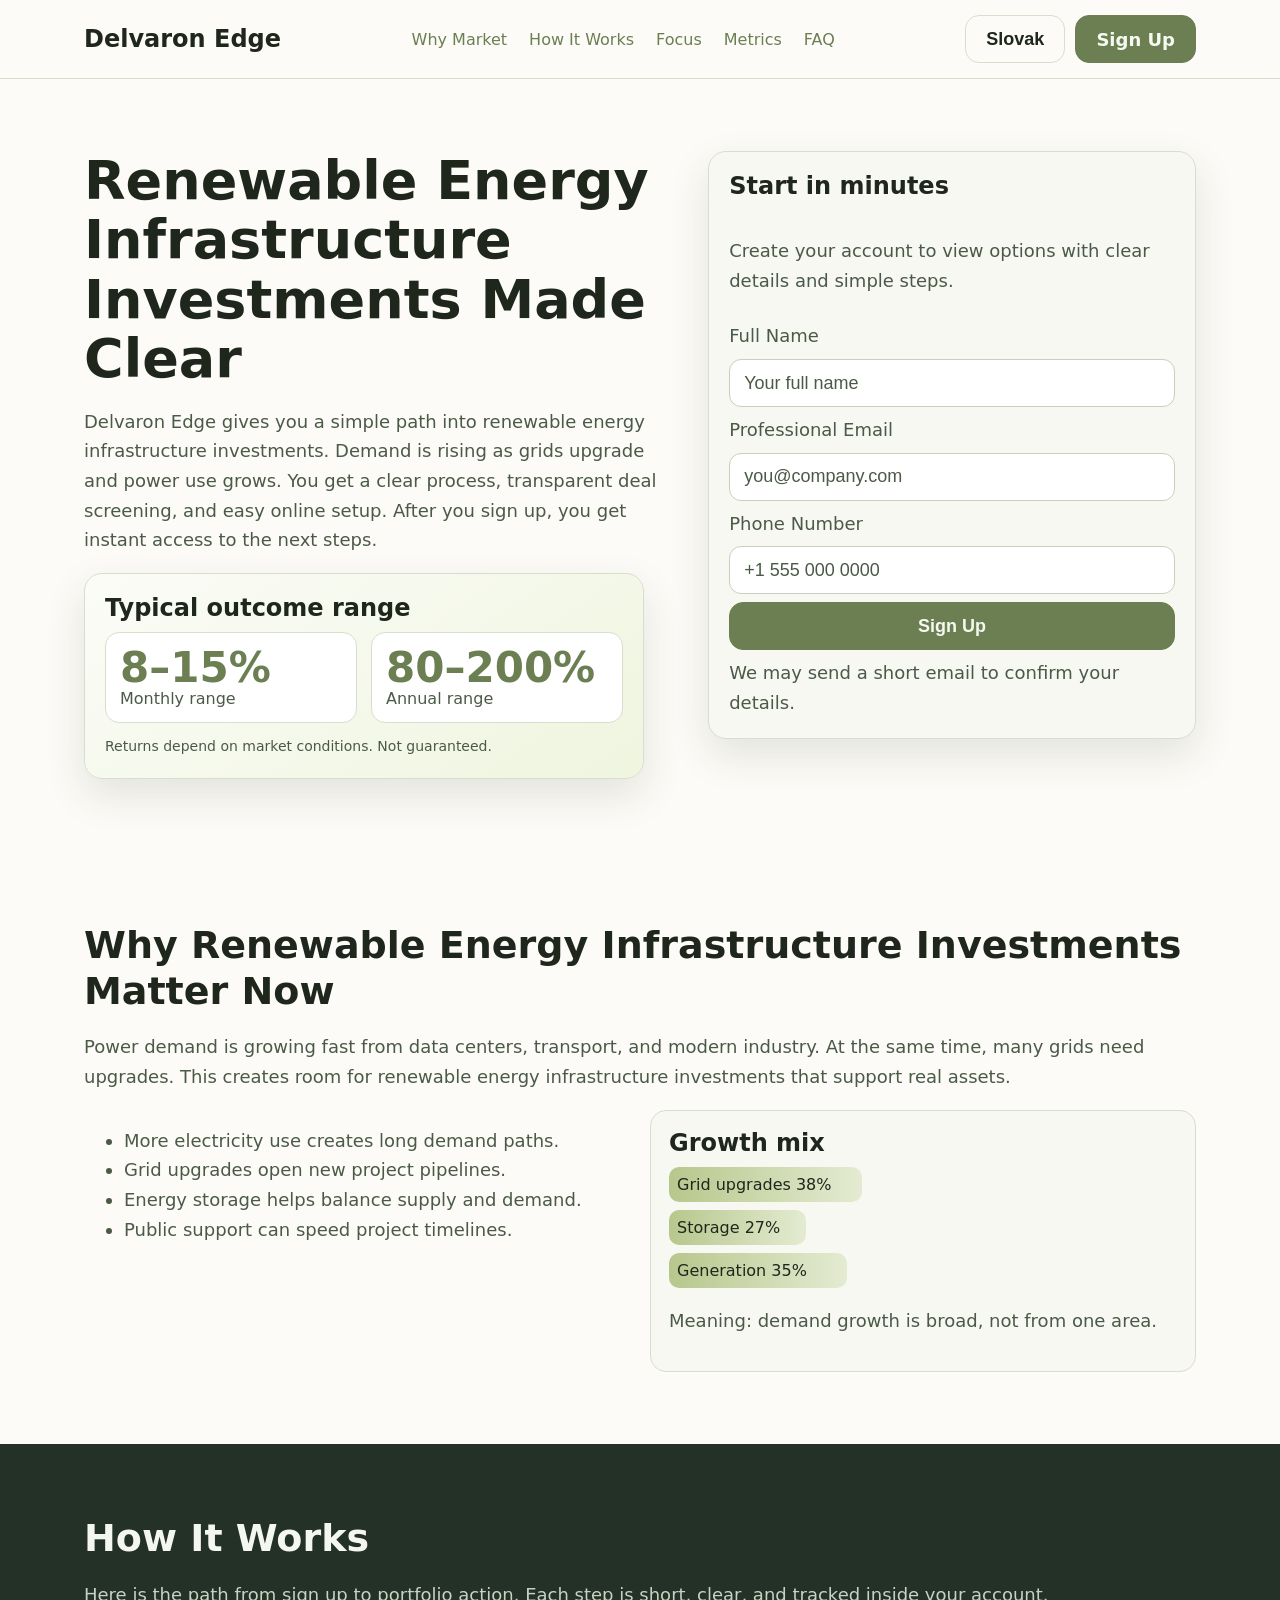
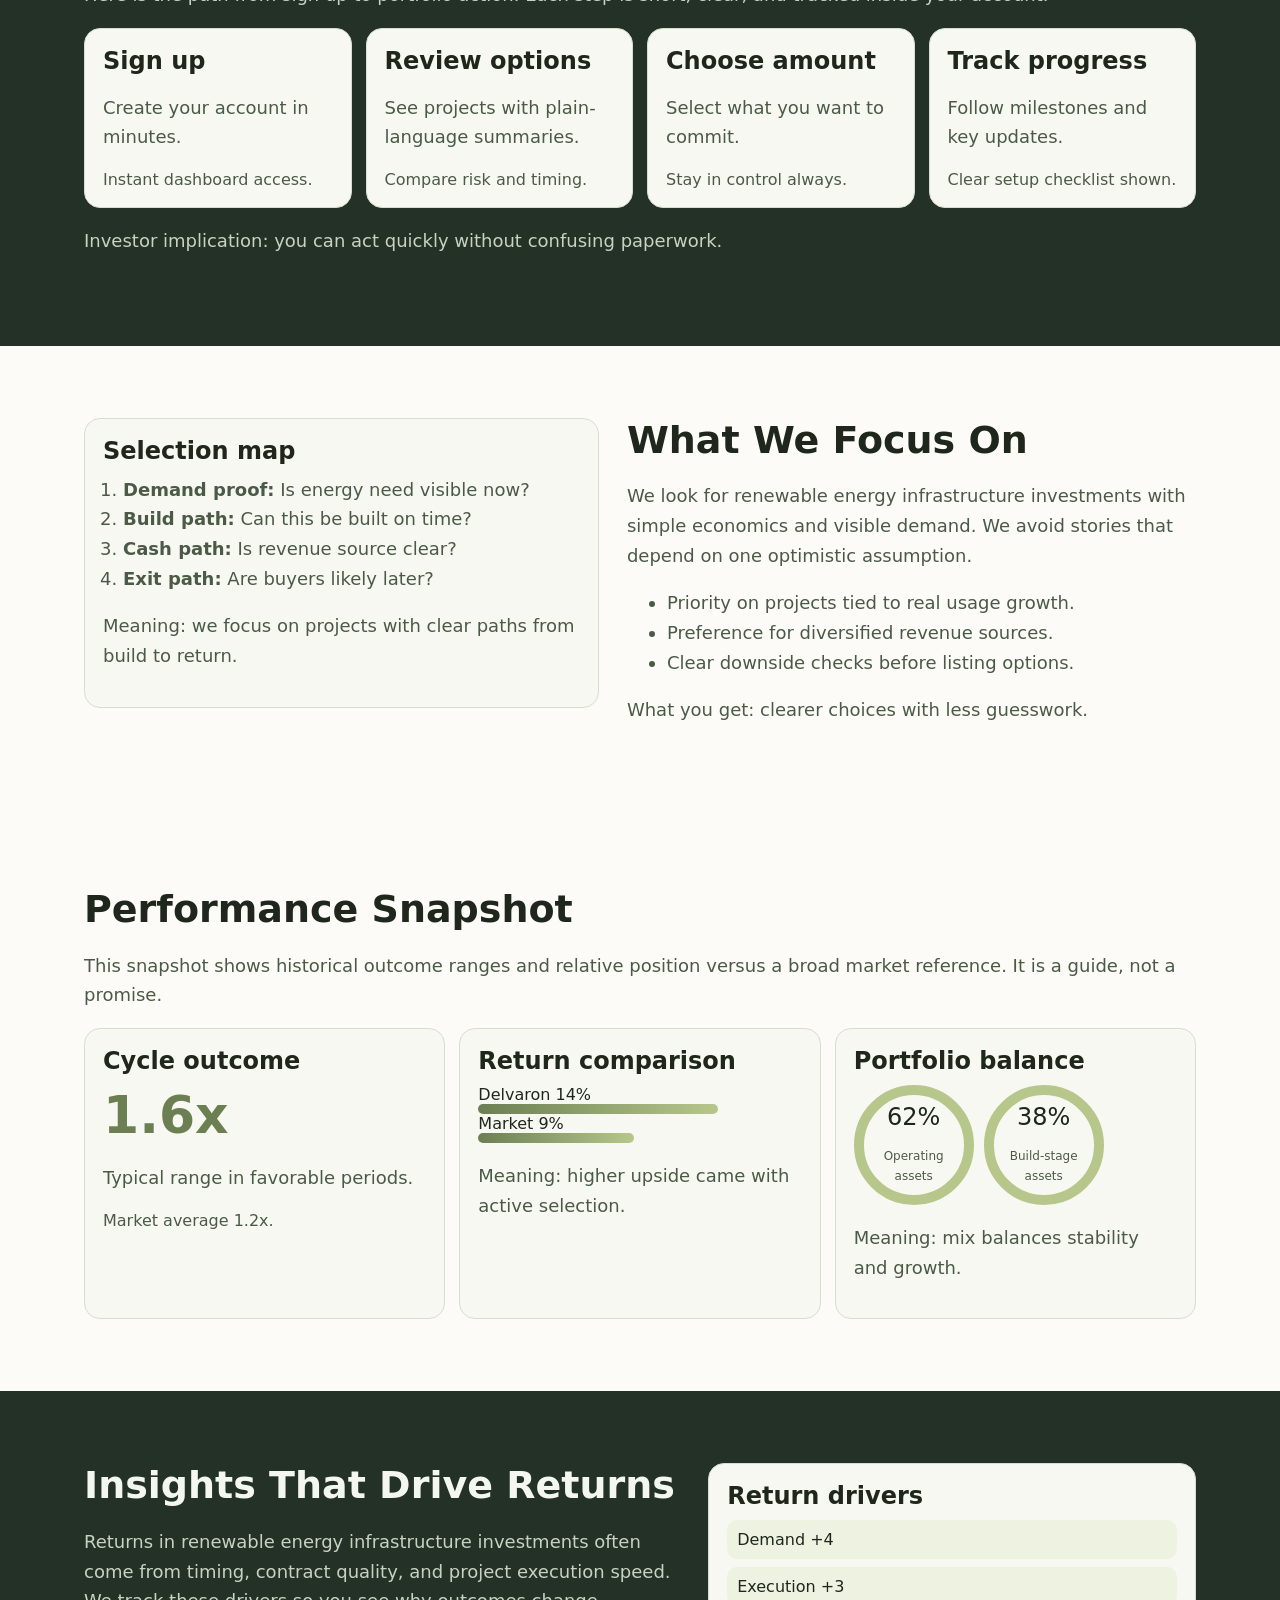
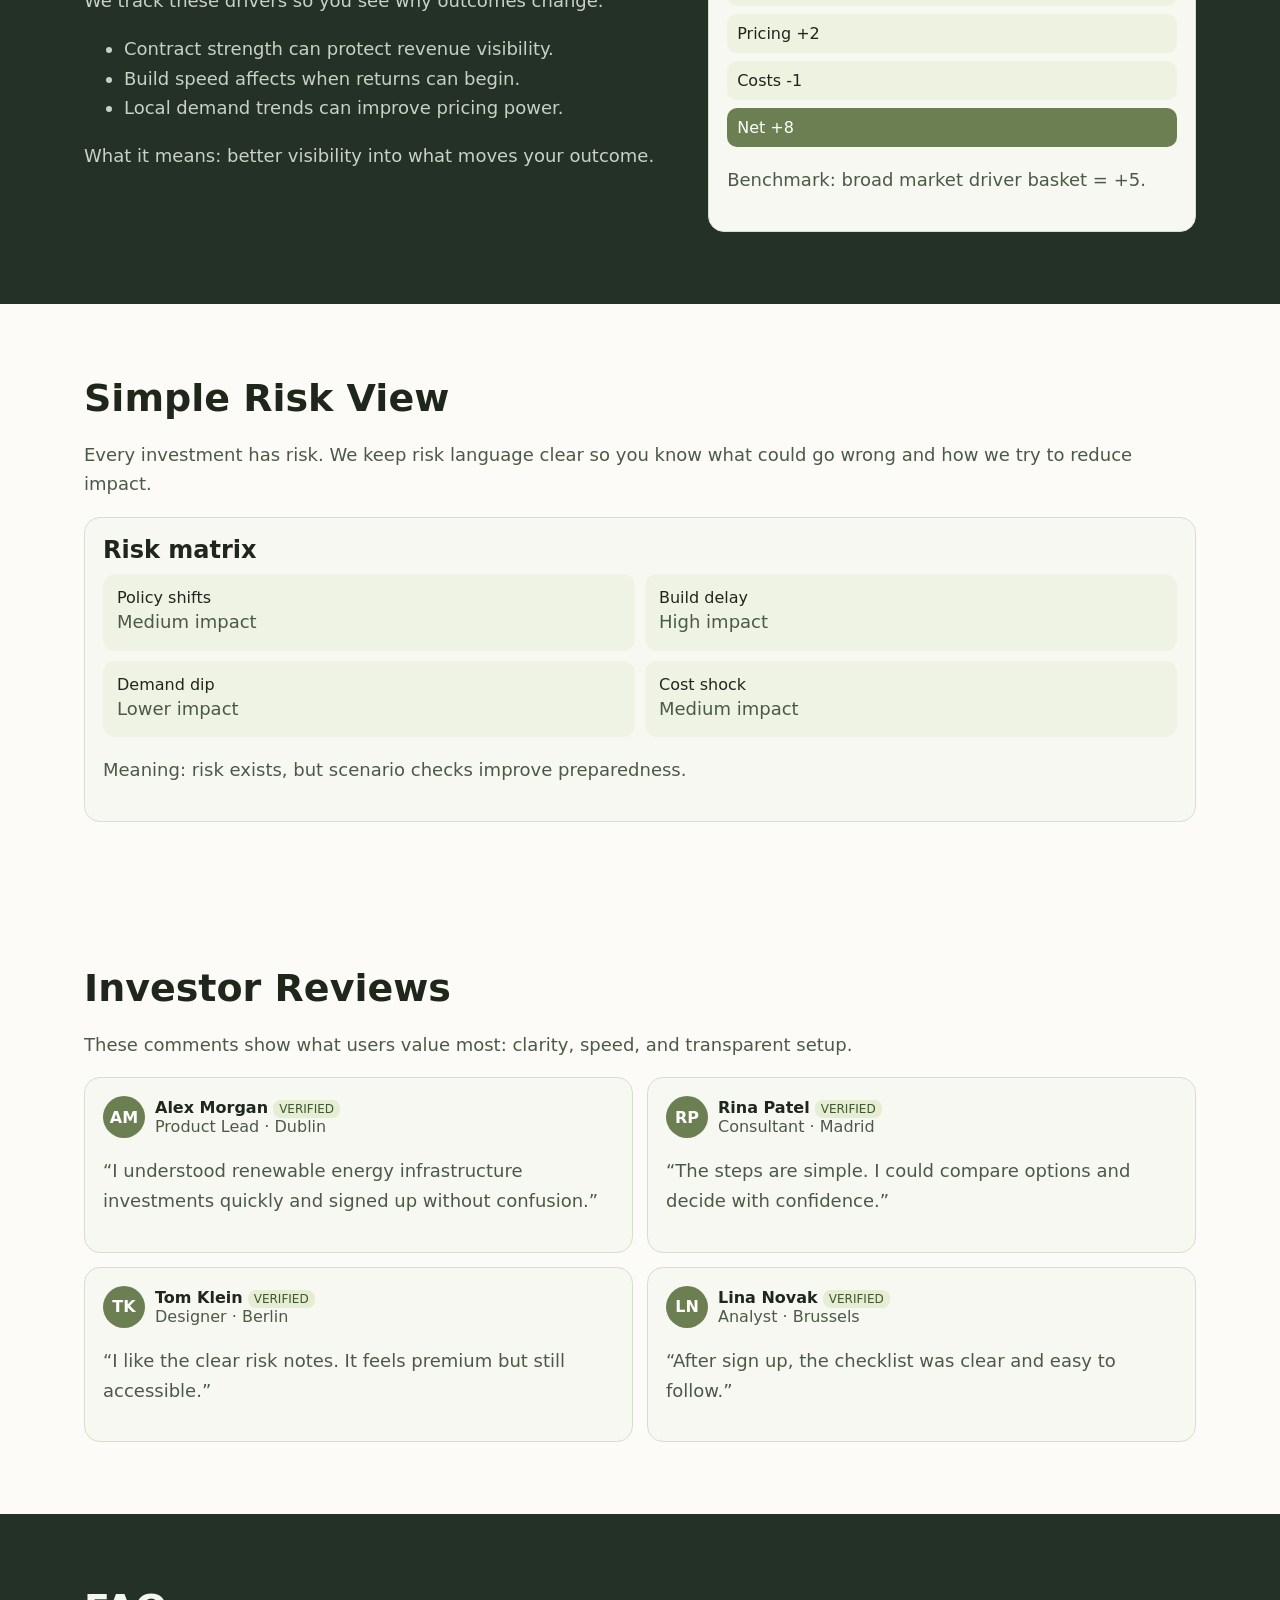
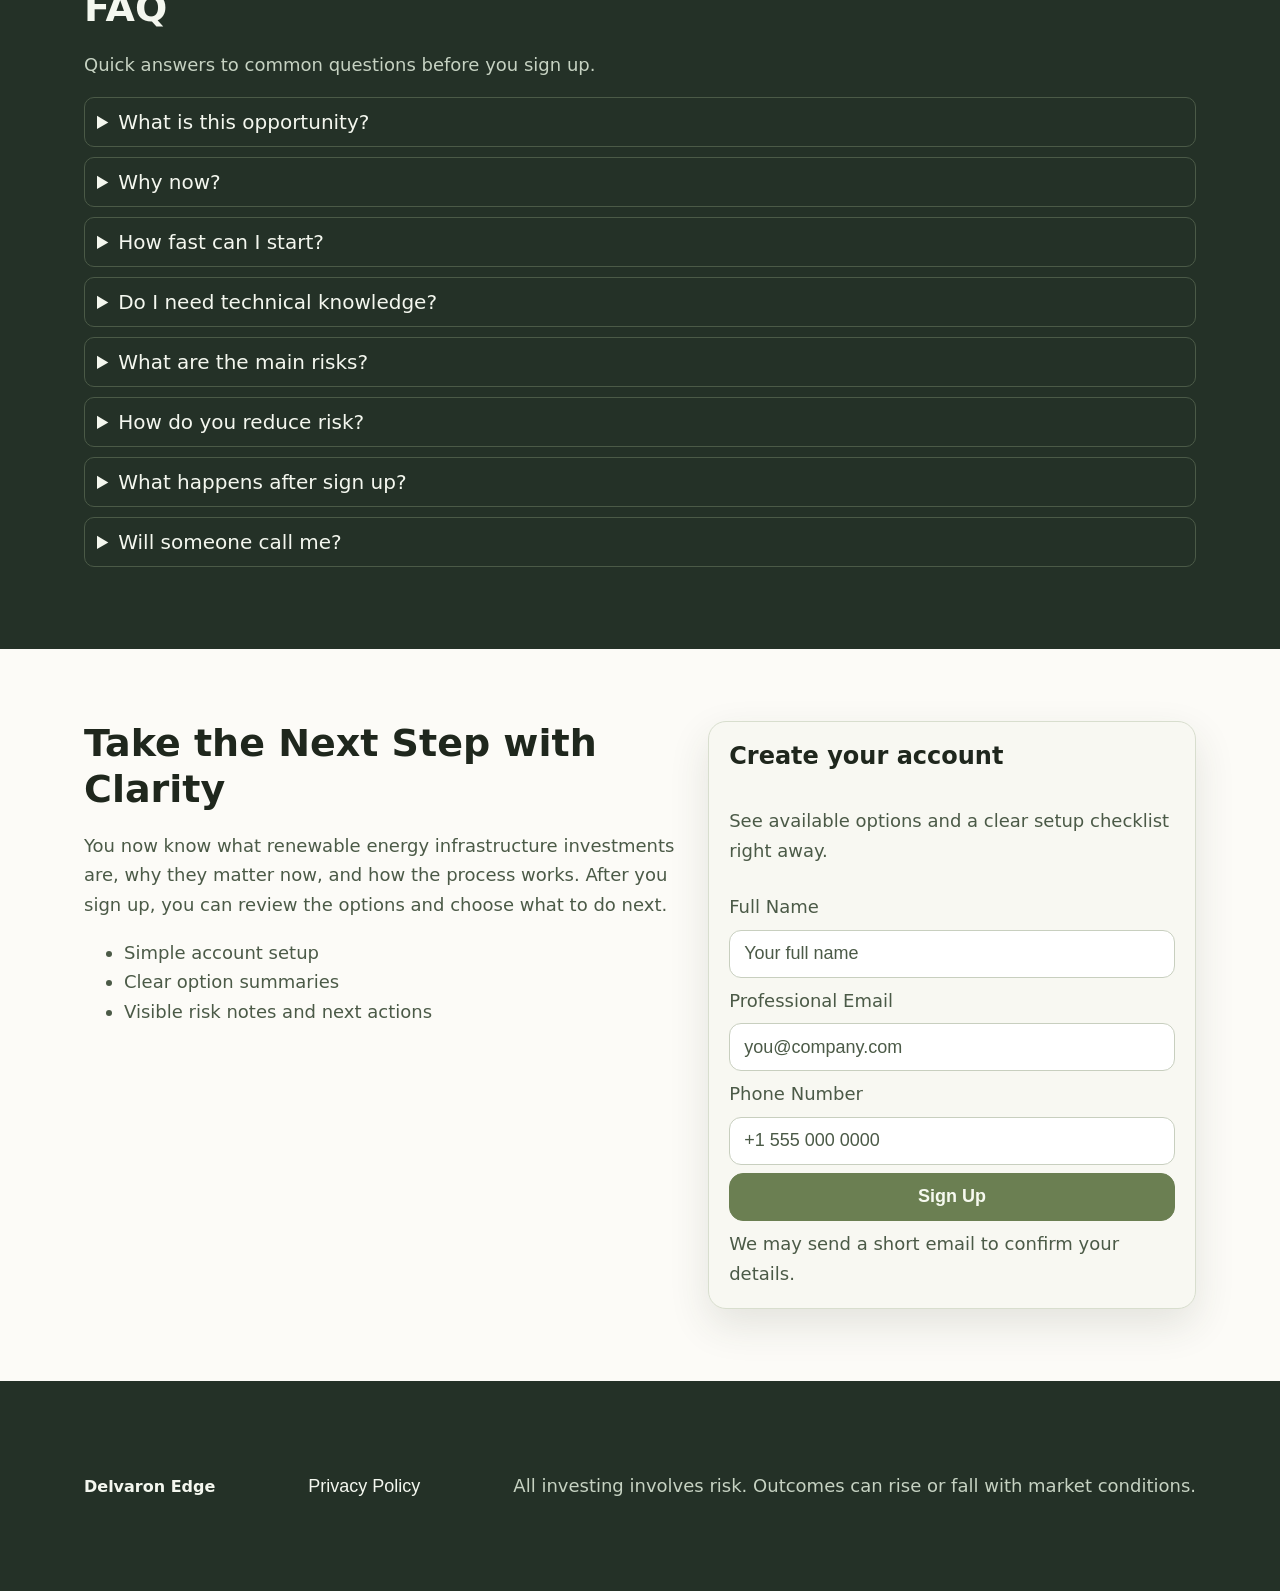
<file: sk/index.html>
<!doctype html>
<html lang="en">
<head>
  <meta charset="UTF-8" />
  <meta name="viewport" content="width=device-width,initial-scale=1" />
  <title>Slovak | Delvaron Edge Renewable Energy Infrastructure Investments</title>
  <meta name="description" content="Slovak page for Delvaron Edge. Learn renewable energy infrastructure investments in clear English and sign up in minutes." />
  <link rel="canonical" href="https://delvaronedge.com/sk/index.html" />
  <link rel="alternate" hreflang="en" href="https://delvaronedge.com/index.html" />
  <link rel="alternate" hreflang="de" href="https://delvaronedge.com/de/index.html" />
  <link rel="alternate" hreflang="fr" href="https://delvaronedge.com/fr/index.html" />
  <link rel="alternate" hreflang="es" href="https://delvaronedge.com/es/index.html" />
  <link rel="alternate" hreflang="it" href="https://delvaronedge.com/it/index.html" />
  <link rel="alternate" hreflang="tr" href="https://delvaronedge.com/tr/index.html" />
  <link rel="alternate" hreflang="pt" href="https://delvaronedge.com/pt/index.html" />
  <link rel="alternate" hreflang="ja" href="https://delvaronedge.com/jp/index.html" />
  <link rel="alternate" hreflang="sk" href="https://delvaronedge.com/sk/index.html" />
  <link rel="alternate" hreflang="nl-BE" href="https://delvaronedge.com/be/index.html" />
  <link rel="alternate" hreflang="x-default" href="https://delvaronedge.com/index.html" />
  <meta property="og:title" content="Slovak | Delvaron Edge Renewable Energy Infrastructure Investments" />
  <meta property="og:description" content="Slovak page for Delvaron Edge. Learn renewable energy infrastructure investments in clear English and sign up in minutes." />
  <meta property="og:type" content="website" />
  <meta property="og:url" content="https://delvaronedge.com/sk/index.html" />
  <meta property="og:site_name" content="Delvaron Edge" />
  <meta name="twitter:card" content="summary_large_image" />
  <meta name="twitter:title" content="Slovak | Delvaron Edge Renewable Energy Infrastructure Investments" />
  <meta name="twitter:description" content="Slovak page for Delvaron Edge. Learn renewable energy infrastructure investments in clear English and sign up in minutes." />
  <link rel="stylesheet" href="../assets/style.css" />
  <script defer src="../assets/app.js"></script>
</head>
<body>
  <header class="site-header">
    <div class="container topbar">
      <a class="brand" href="../index.html">Delvaron Edge</a>
      <nav class="main-nav" aria-label="Main">
        <a href="#why-market">Why Market</a>
        <a href="#model">How It Works</a>
        <a href="#focus">Focus</a>
        <a href="#metrics">Metrics</a>
        <a href="#faq">FAQ</a>
      </nav>
      <div class="header-actions">
        <div class="lang-switcher" data-dropdown>
          <button class="btn ghost active-lang" type="button" aria-expanded="false" aria-haspopup="true">Slovak</button>
          <div class="lang-menu" role="menu">
            <a href="../index.html"><svg class="flag" viewBox="0 0 20 14" aria-hidden="true"><title>GB</title><rect width="20" height="14" fill="#edf2e1"/><rect y="9" width="20" height="5" fill="#c4d2af"/></svg>English</a>
<a href="../de/index.html"><svg class="flag" viewBox="0 0 20 14" aria-hidden="true"><title>DE</title><rect width="20" height="14" fill="#edf2e1"/><rect y="9" width="20" height="5" fill="#c4d2af"/></svg>Deutsch</a>
<a href="../fr/index.html"><svg class="flag" viewBox="0 0 20 14" aria-hidden="true"><title>FR</title><rect width="20" height="14" fill="#edf2e1"/><rect y="9" width="20" height="5" fill="#c4d2af"/></svg>Français</a>
<a href="../es/index.html"><svg class="flag" viewBox="0 0 20 14" aria-hidden="true"><title>ES</title><rect width="20" height="14" fill="#edf2e1"/><rect y="9" width="20" height="5" fill="#c4d2af"/></svg>Español</a>
<a href="../it/index.html"><svg class="flag" viewBox="0 0 20 14" aria-hidden="true"><title>IT</title><rect width="20" height="14" fill="#edf2e1"/><rect y="9" width="20" height="5" fill="#c4d2af"/></svg>Italiano</a>
<a href="../tr/index.html"><svg class="flag" viewBox="0 0 20 14" aria-hidden="true"><title>TR</title><rect width="20" height="14" fill="#edf2e1"/><rect y="9" width="20" height="5" fill="#c4d2af"/></svg>Türkçe</a>
<a href="../pt/index.html"><svg class="flag" viewBox="0 0 20 14" aria-hidden="true"><title>PT</title><rect width="20" height="14" fill="#edf2e1"/><rect y="9" width="20" height="5" fill="#c4d2af"/></svg>Português</a>
<a href="../jp/index.html"><svg class="flag" viewBox="0 0 20 14" aria-hidden="true"><title>JP</title><rect width="20" height="14" fill="#edf2e1"/><rect y="9" width="20" height="5" fill="#c4d2af"/></svg>日本語</a>
<a href="../sk/index.html"><svg class="flag" viewBox="0 0 20 14" aria-hidden="true"><title>SK</title><rect width="20" height="14" fill="#edf2e1"/><rect y="9" width="20" height="5" fill="#c4d2af"/></svg>Slovak</a>
<a href="../be/index.html"><svg class="flag" viewBox="0 0 20 14" aria-hidden="true"><title>BE</title><rect width="20" height="14" fill="#edf2e1"/><rect y="9" width="20" height="5" fill="#c4d2af"/></svg>Nederlands (BE)</a></div>
        </div>
        <a href="#final-cta" class="btn primary">Sign Up</a>
        <button class="burger" aria-label="Open navigation" aria-controls="mobile-drawer" aria-expanded="false"><span></span><span></span><span></span></button>
      </div>
    </div>
  </header>

  <aside id="mobile-drawer" class="drawer" aria-hidden="true">
    <div class="drawer-head"><strong>Menu</strong><button class="drawer-close" aria-label="Close menu">×</button></div>
    <nav class="drawer-nav">
      <a href="#why-market">Why Market</a><a href="#model">How It Works</a><a href="#focus">Focus</a><a href="#metrics">Metrics</a><a href="#faq">FAQ</a>
    </nav>
    <div class="drawer-lang"><a href="../index.html"><svg class="flag" viewBox="0 0 20 14" aria-hidden="true"><title>GB</title><rect width="20" height="14" fill="#edf2e1"/><rect y="9" width="20" height="5" fill="#c4d2af"/></svg>English</a>
<a href="../de/index.html"><svg class="flag" viewBox="0 0 20 14" aria-hidden="true"><title>DE</title><rect width="20" height="14" fill="#edf2e1"/><rect y="9" width="20" height="5" fill="#c4d2af"/></svg>Deutsch</a>
<a href="../fr/index.html"><svg class="flag" viewBox="0 0 20 14" aria-hidden="true"><title>FR</title><rect width="20" height="14" fill="#edf2e1"/><rect y="9" width="20" height="5" fill="#c4d2af"/></svg>Français</a>
<a href="../es/index.html"><svg class="flag" viewBox="0 0 20 14" aria-hidden="true"><title>ES</title><rect width="20" height="14" fill="#edf2e1"/><rect y="9" width="20" height="5" fill="#c4d2af"/></svg>Español</a>
<a href="../it/index.html"><svg class="flag" viewBox="0 0 20 14" aria-hidden="true"><title>IT</title><rect width="20" height="14" fill="#edf2e1"/><rect y="9" width="20" height="5" fill="#c4d2af"/></svg>Italiano</a>
<a href="../tr/index.html"><svg class="flag" viewBox="0 0 20 14" aria-hidden="true"><title>TR</title><rect width="20" height="14" fill="#edf2e1"/><rect y="9" width="20" height="5" fill="#c4d2af"/></svg>Türkçe</a>
<a href="../pt/index.html"><svg class="flag" viewBox="0 0 20 14" aria-hidden="true"><title>PT</title><rect width="20" height="14" fill="#edf2e1"/><rect y="9" width="20" height="5" fill="#c4d2af"/></svg>Português</a>
<a href="../jp/index.html"><svg class="flag" viewBox="0 0 20 14" aria-hidden="true"><title>JP</title><rect width="20" height="14" fill="#edf2e1"/><rect y="9" width="20" height="5" fill="#c4d2af"/></svg>日本語</a>
<a href="../sk/index.html"><svg class="flag" viewBox="0 0 20 14" aria-hidden="true"><title>SK</title><rect width="20" height="14" fill="#edf2e1"/><rect y="9" width="20" height="5" fill="#c4d2af"/></svg>Slovak</a>
<a href="../be/index.html"><svg class="flag" viewBox="0 0 20 14" aria-hidden="true"><title>BE</title><rect width="20" height="14" fill="#edf2e1"/><rect y="9" width="20" height="5" fill="#c4d2af"/></svg>Nederlands (BE)</a></div>
    <a href="#final-cta" class="btn primary">Sign Up</a>
  </aside>
  <div class="drawer-backdrop"></div>

  <main>
    <section class="section light hero" id="hero">
      <div class="container split">
        <div>
          <h1>Renewable Energy Infrastructure Investments Made Clear</h1>
          <p>Delvaron Edge gives you a simple path into renewable energy infrastructure investments. Demand is rising as grids upgrade and power use grows. You get a clear process, transparent deal screening, and easy online setup. After you sign up, you get instant access to the next steps.</p>
          <div class="performance-panel">
            <h3>Typical outcome range</h3>
            <div class="perf-grid">
              <article><strong>8–15%</strong><span>Monthly range</span></article>
              <article><strong>80–200%</strong><span>Annual range</span></article>
            </div>
            <p class="micro">Returns depend on market conditions. Not guaranteed.</p>
          </div>
        </div>
        <form class="form-card lead-form">
          <h3 class="form-title">Start in minutes</h3>
          <p class="form-sub">Create your account to view options with clear details and simple steps.</p>
          <label for="name">Full Name</label><input id="name" name="name" placeholder="Your full name" required />
          <label for="email">Professional Email</label><input id="email" name="email" type="email" placeholder="you@company.com" required />
          <label for="phone">Phone Number</label><input id="phone" name="phone" type="tel" placeholder="+1 555 000 0000" required />
          <button class="btn primary" type="submit">Sign Up</button>
          <small>We may send a short email to confirm your details.</small>
        </form>
      </div>
    </section>

    <section class="section light" id="why-market"><div class="container">
      <h2>Why Renewable Energy Infrastructure Investments Matter Now</h2>
      <p>Power demand is growing fast from data centers, transport, and modern industry. At the same time, many grids need upgrades. This creates room for renewable energy infrastructure investments that support real assets.</p>
      <div class="two-col">
        <ul>
          <li>More electricity use creates long demand paths.</li><li>Grid upgrades open new project pipelines.</li><li>Energy storage helps balance supply and demand.</li><li>Public support can speed project timelines.</li>
        </ul>
        <div class="visual card stack-bars"><h3>Growth mix</h3><div class="stack"><span style="--w:38%">Grid upgrades 38%</span><span style="--w:27%">Storage 27%</span><span style="--w:35%">Generation 35%</span></div><p>Meaning: demand growth is broad, not from one area.</p></div>
      </div></div>
    </section>

    <section class="section dark" id="model"><div class="container">
      <h2>How It Works</h2><p>Here is the path from sign up to portfolio action. Each step is short, clear, and tracked inside your account.</p>
      <div class="steps-grid">
        <article class="card"><h3>Sign up</h3><p>Create your account in minutes.</p><div class="muted">Instant dashboard access.</div></article>
        <article class="card"><h3>Review options</h3><p>See projects with plain-language summaries.</p><div class="muted">Compare risk and timing.</div></article>
        <article class="card"><h3>Choose amount</h3><p>Select what you want to commit.</p><div class="muted">Stay in control always.</div></article>
        <article class="card"><h3>Track progress</h3><p>Follow milestones and key updates.</p><div class="muted">Clear setup checklist shown.</div></article>
      </div>
      <p class="interpret">Investor implication: you can act quickly without confusing paperwork.</p>
    </div></section>

    <section class="section light" id="focus"><div class="container split alt">
      <div class="visual card diag"><h3>Selection map</h3><ol><li><b>Demand proof:</b> Is energy need visible now?</li><li><b>Build path:</b> Can this be built on time?</li><li><b>Cash path:</b> Is revenue source clear?</li><li><b>Exit path:</b> Are buyers likely later?</li></ol><p>Meaning: we focus on projects with clear paths from build to return.</p></div>
      <div><h2>What We Focus On</h2><p>We look for renewable energy infrastructure investments with simple economics and visible demand. We avoid stories that depend on one optimistic assumption.</p><ul><li>Priority on projects tied to real usage growth.</li><li>Preference for diversified revenue sources.</li><li>Clear downside checks before listing options.</li></ul><p class="interpret">What you get: clearer choices with less guesswork.</p></div>
    </div></section>

    <section class="section light" id="metrics"><div class="container">
      <h2>Performance Snapshot</h2><p>This snapshot shows historical outcome ranges and relative position versus a broad market reference. It is a guide, not a promise.</p>
      <div class="three-grid">
        <div class="card"><h3>Cycle outcome</h3><div class="big">1.6x</div><p>Typical range in favorable periods.</p><div class="muted">Market average 1.2x.</div></div>
        <div class="card compare"><h3>Return comparison</h3><div><span>Delvaron 14%</span><i style="--w:74%"></i></div><div><span>Market 9%</span><i style="--w:48%"></i></div><p>Meaning: higher upside came with active selection.</p></div>
        <div class="card rings"><h3>Portfolio balance</h3><div class="ring-wrap"><span class="ring">62%<small>Operating assets</small></span><span class="ring">38%<small>Build-stage assets</small></span></div><p>Meaning: mix balances stability and growth.</p></div>
      </div>
    </div></section>

    <section class="section dark" id="insights"><div class="container split">
      <div><h2>Insights That Drive Returns</h2><p>Returns in renewable energy infrastructure investments often come from timing, contract quality, and project execution speed. We track these drivers so you see why outcomes change.</p><ul><li>Contract strength can protect revenue visibility.</li><li>Build speed affects when returns can begin.</li><li>Local demand trends can improve pricing power.</li></ul><p class="interpret">What it means: better visibility into what moves your outcome.</p></div>
      <div class="card waterfall"><h3>Return drivers</h3><div class="wf"><span>Demand +4</span><span>Execution +3</span><span>Pricing +2</span><span>Costs -1</span><span class="total">Net +8</span></div><p>Benchmark: broad market driver basket = +5.</p></div>
    </div></section>

    <section class="section light" id="risk"><div class="container">
      <h2>Simple Risk View</h2><p>Every investment has risk. We keep risk language clear so you know what could go wrong and how we try to reduce impact.</p>
      <div class="risk-matrix card"><h3>Risk matrix</h3><div class="matrix"><span>Policy shifts<br><small>Medium impact</small></span><span>Build delay<br><small>High impact</small></span><span>Demand dip<br><small>Lower impact</small></span><span>Cost shock<br><small>Medium impact</small></span></div><p>Meaning: risk exists, but scenario checks improve preparedness.</p></div>
    </div></section>

    <section class="section light" id="reviews"><div class="container">
      <h2>Investor Reviews</h2><p>These comments show what users value most: clarity, speed, and transparent setup.</p>
      <div class="review-grid">
        <article class="card review"><div class="head"><div class="avatar">AM</div><div><strong>Alex Morgan</strong> <em>VERIFIED</em><div class="muted">Product Lead · Dublin</div></div></div><p>“I understood renewable energy infrastructure investments quickly and signed up without confusion.”</p></article>
        <article class="card review"><div class="head"><div class="avatar">RP</div><div><strong>Rina Patel</strong> <em>VERIFIED</em><div class="muted">Consultant · Madrid</div></div></div><p>“The steps are simple. I could compare options and decide with confidence.”</p></article>
        <article class="card review"><div class="head"><div class="avatar">TK</div><div><strong>Tom Klein</strong> <em>VERIFIED</em><div class="muted">Designer · Berlin</div></div></div><p>“I like the clear risk notes. It feels premium but still accessible.”</p></article>
        <article class="card review"><div class="head"><div class="avatar">LN</div><div><strong>Lina Novak</strong> <em>VERIFIED</em><div class="muted">Analyst · Brussels</div></div></div><p>“After sign up, the checklist was clear and easy to follow.”</p></article>
      </div>
    </div></section>

    <section class="section dark" id="faq"><div class="container">
      <h2>FAQ</h2><p>Quick answers to common questions before you sign up.</p>
      <div class="faq-list">
        <details><summary>What is this opportunity?</summary><p>It is access to renewable energy infrastructure investments through a clear online path.</p></details><details><summary>Why now?</summary><p>Power demand and grid upgrades create a strong window for project growth.</p></details><details><summary>How fast can I start?</summary><p>After you sign up, you get instant access to the next steps.</p></details><details><summary>Do I need technical knowledge?</summary><p>No. Each option is explained in plain English with key points.</p></details><details><summary>What are the main risks?</summary><p>Project delays, policy changes, and market pricing shifts can affect outcomes.</p></details><details><summary>How do you reduce risk?</summary><p>We screen for demand proof, build readiness, and clearer revenue paths.</p></details><details><summary>What happens after sign up?</summary><p>After you sign up, you will see a clear setup checklist.</p></details><details><summary>Will someone call me?</summary><p>No calls are required. We may send a short email to confirm details.</p></details>
      </div>
    </div></section>

    <section class="section light" id="final-cta"><div class="container split">
      <div><h2>Take the Next Step with Clarity</h2><p>You now know what renewable energy infrastructure investments are, why they matter now, and how the process works. After you sign up, you can review the options and choose what to do next.</p><ul><li>Simple account setup</li><li>Clear option summaries</li><li>Visible risk notes and next actions</li></ul></div>
      <form class="form-card lead-form">
        <h3 class="form-title">Create your account</h3>
        <p class="form-sub">See available options and a clear setup checklist right away.</p>
        <label for="name2">Full Name</label><input id="name2" name="name2" placeholder="Your full name" required />
        <label for="email2">Professional Email</label><input id="email2" name="email2" type="email" placeholder="you@company.com" required />
        <label for="phone2">Phone Number</label><input id="phone2" name="phone2" type="tel" placeholder="+1 555 000 0000" required />
        <button class="btn primary" type="submit">Sign Up</button>
        <small>We may send a short email to confirm your details.</small>
      </form>
    </div></section>
  </main>

  <footer class="section dark footer"><div class="container foot">
    <strong>Delvaron Edge</strong>
    <button class="link privacy-open" type="button">Privacy Policy</button>
    <p>All investing involves risk. Outcomes can rise or fall with market conditions.</p>
  </div></footer>

  <div class="modal" id="privacy-modal" aria-hidden="true" role="dialog" aria-modal="true" aria-labelledby="privacy-title">
    <div class="modal-card">
      <button class="modal-x" aria-label="Close privacy policy">×</button>
      <h2 id="privacy-title">Privacy Policy</h2>
      <div class="modal-body"><p><strong>Introduction.</strong> We explain how we handle your data in simple terms.</p><p><strong>Data collection.</strong> We collect details you enter in forms and basic site usage data.</p><p><strong>Legal basis.</strong> We process data to provide requested access and improve service quality.</p><p><strong>Cookies.</strong> Cookies help site function, remember preferences, and measure performance.</p><p><strong>Retention.</strong> We keep data only as long as needed for service and legal obligations.</p><p><strong>Third-party sharing.</strong> We share limited data with trusted service providers when required.</p><p><strong>Security.</strong> We use technical and organizational controls to protect stored information.</p><p><strong>User rights.</strong> You may request access, correction, deletion, or export of your data.</p><p><strong>International transfers.</strong> Data may be processed across regions with safeguards in place.</p><p><strong>Industry risk disclosure.</strong> Investment information is educational and not a guaranteed result.</p><p><strong>Contact.</strong> Email privacy@delvaronedge.com for privacy requests or questions.</p></div>
      <div class="modal-foot"><button class="btn ghost modal-close" type="button">Close</button></div>
    </div>
  </div>

<script type="application/ld+json">{"@context":"https://schema.org","@graph":[{"@type":"Organization","name":"Delvaron Edge","url":"https://delvaronedge.com"},{"@type":"WebSite","name":"Delvaron Edge","url":"https://delvaronedge.com"},{"@type":"FAQPage","mainEntity":[{"@type":"Question","name":"What is this opportunity?","acceptedAnswer":{"@type":"Answer","text":"It is access to renewable energy infrastructure investments through a clear online path."}},{"@type":"Question","name":"What happens after sign up?","acceptedAnswer":{"@type":"Answer","text":"After you sign up, you will see a clear setup checklist."}}]},{"@type":"Review","author":{"@type":"Person","name":"Alex Morgan"},"reviewBody":"I understood renewable energy infrastructure investments quickly and signed up without confusion.","itemReviewed":{"@type":"Service","name":"Delvaron Edge"}}]}</script>
</body></html>
</file>
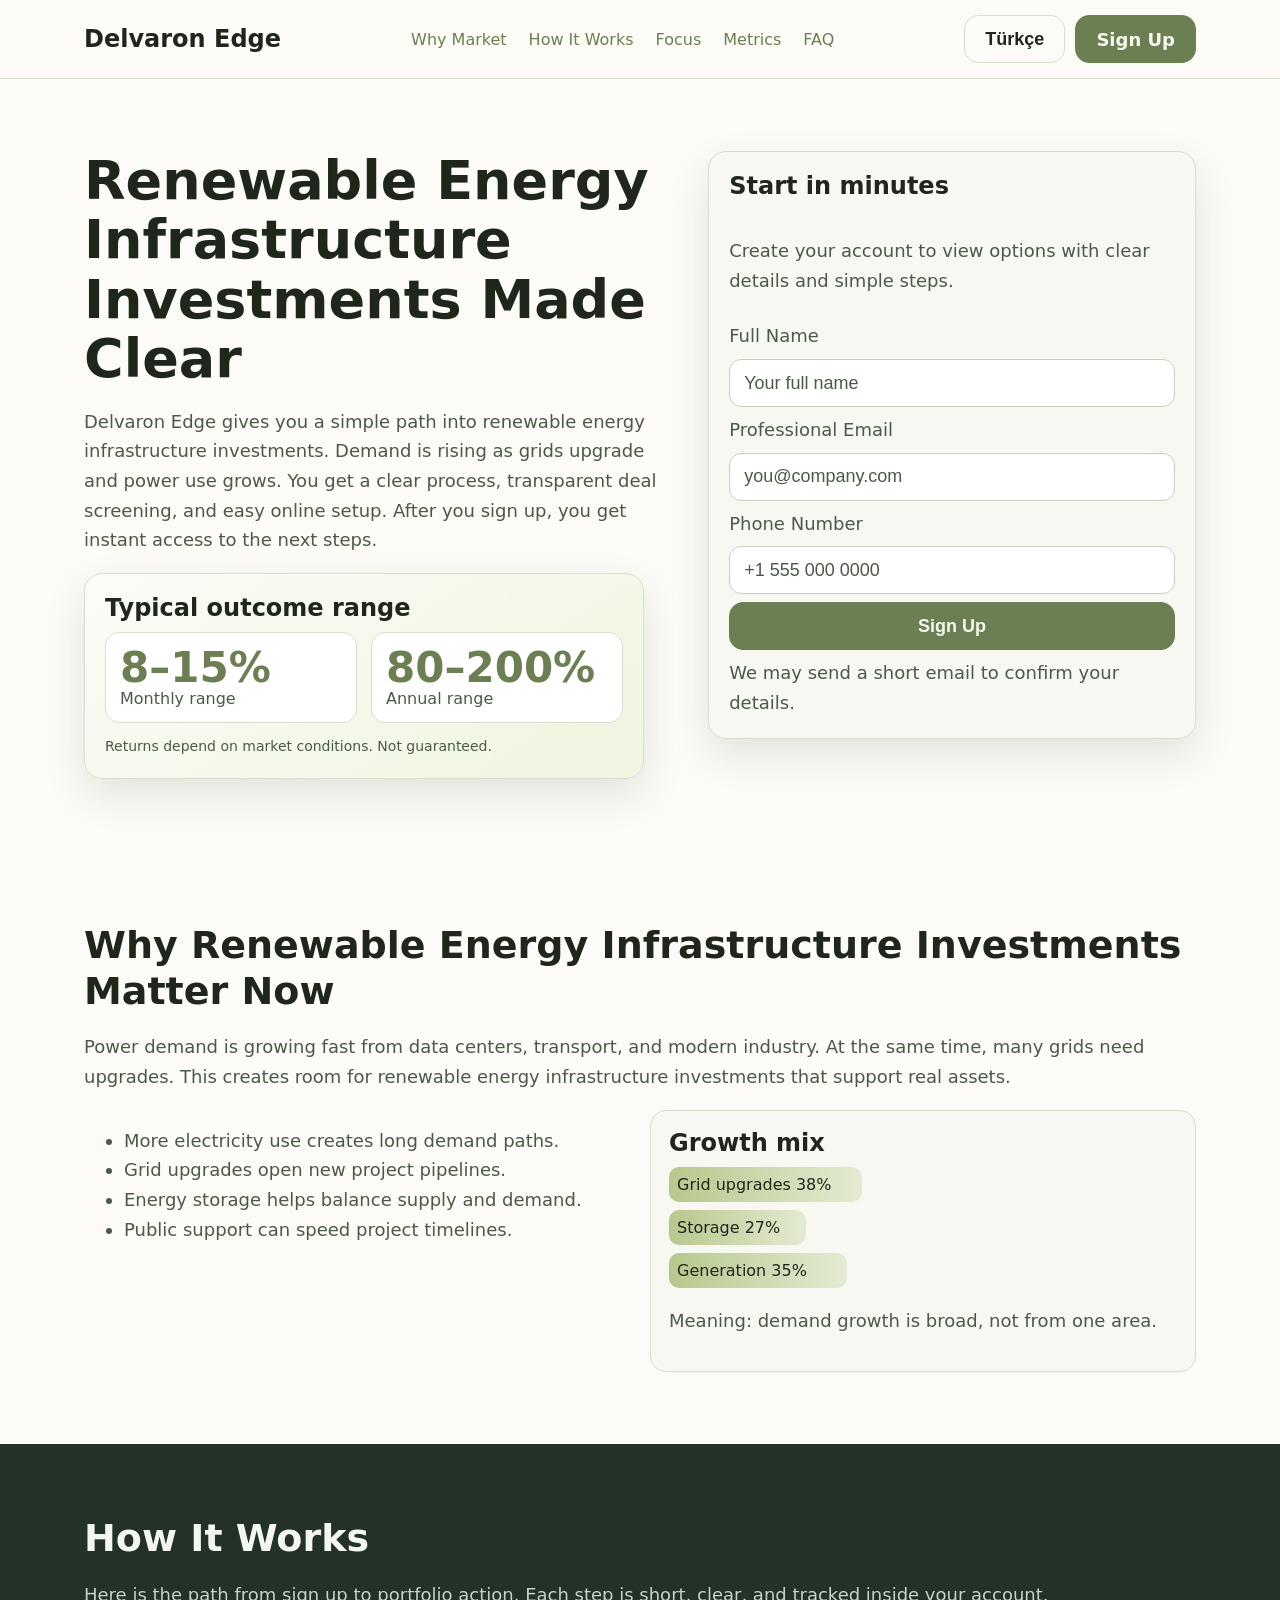
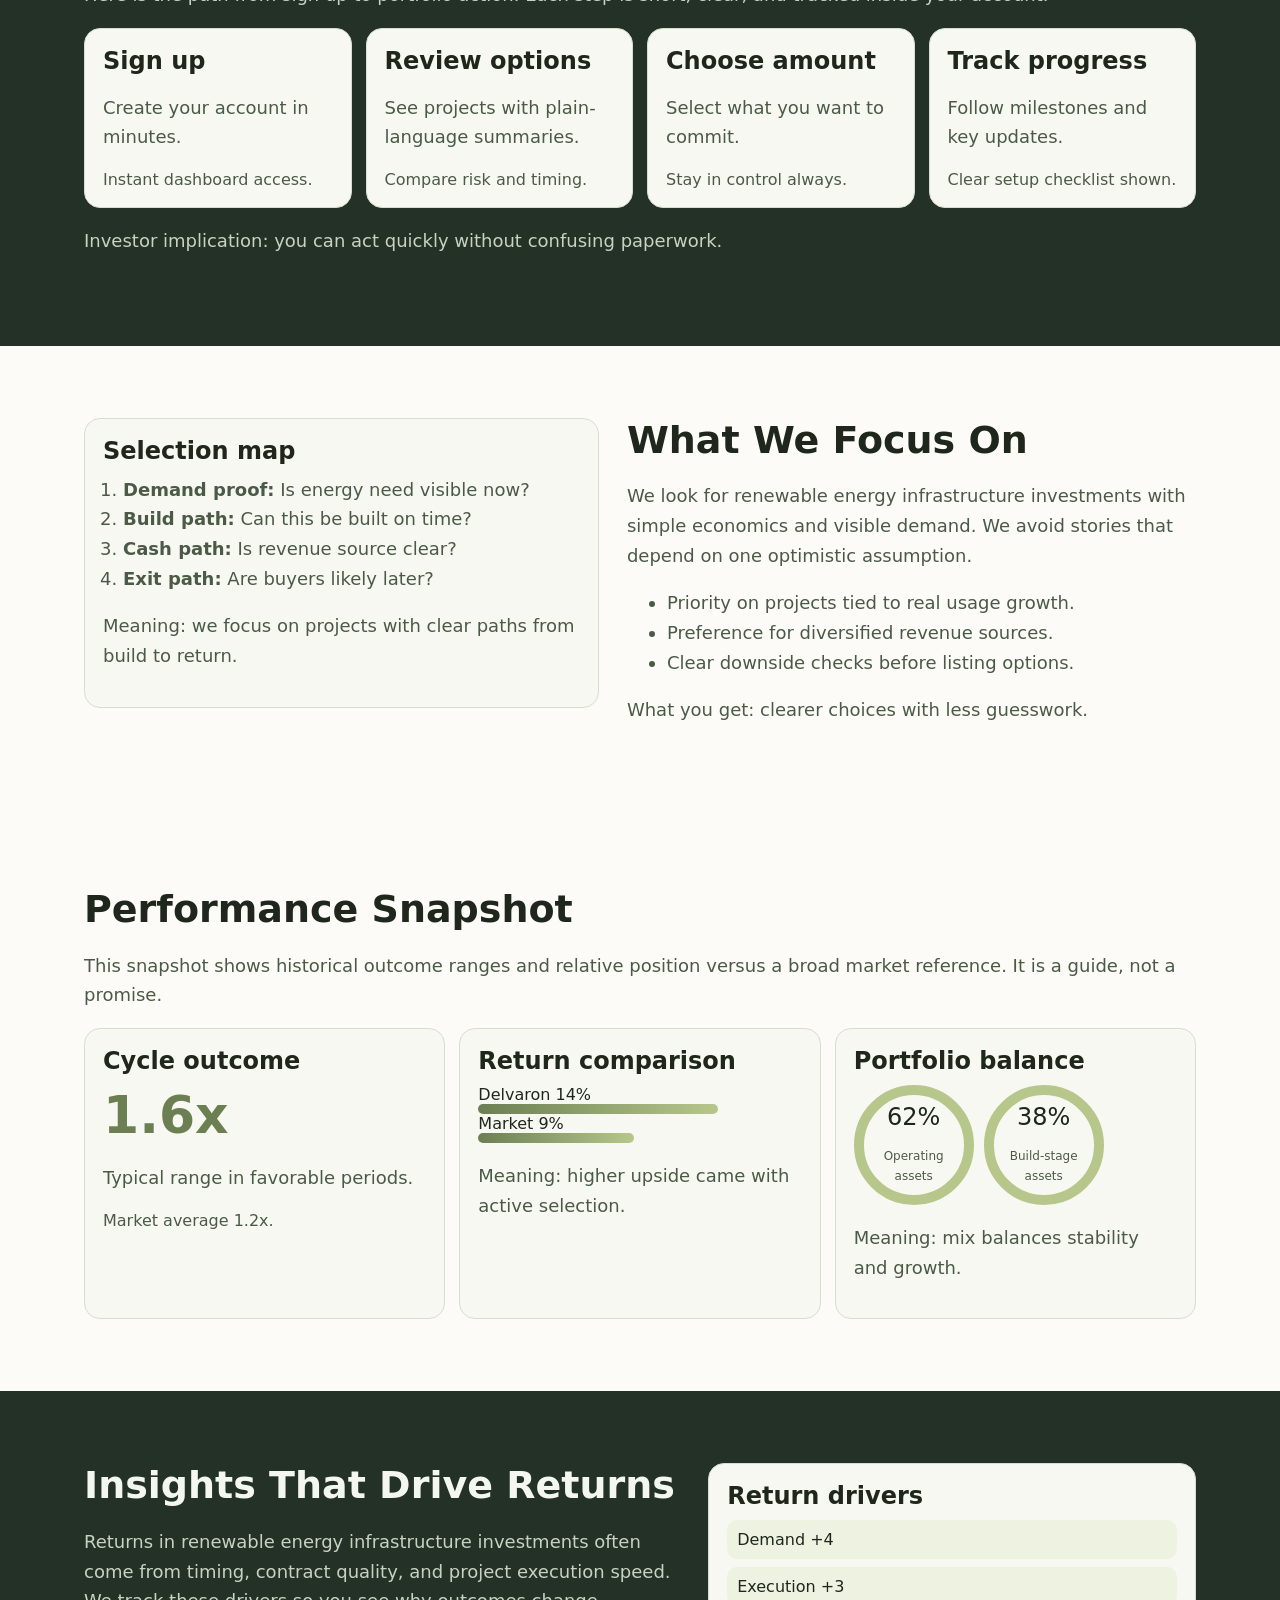
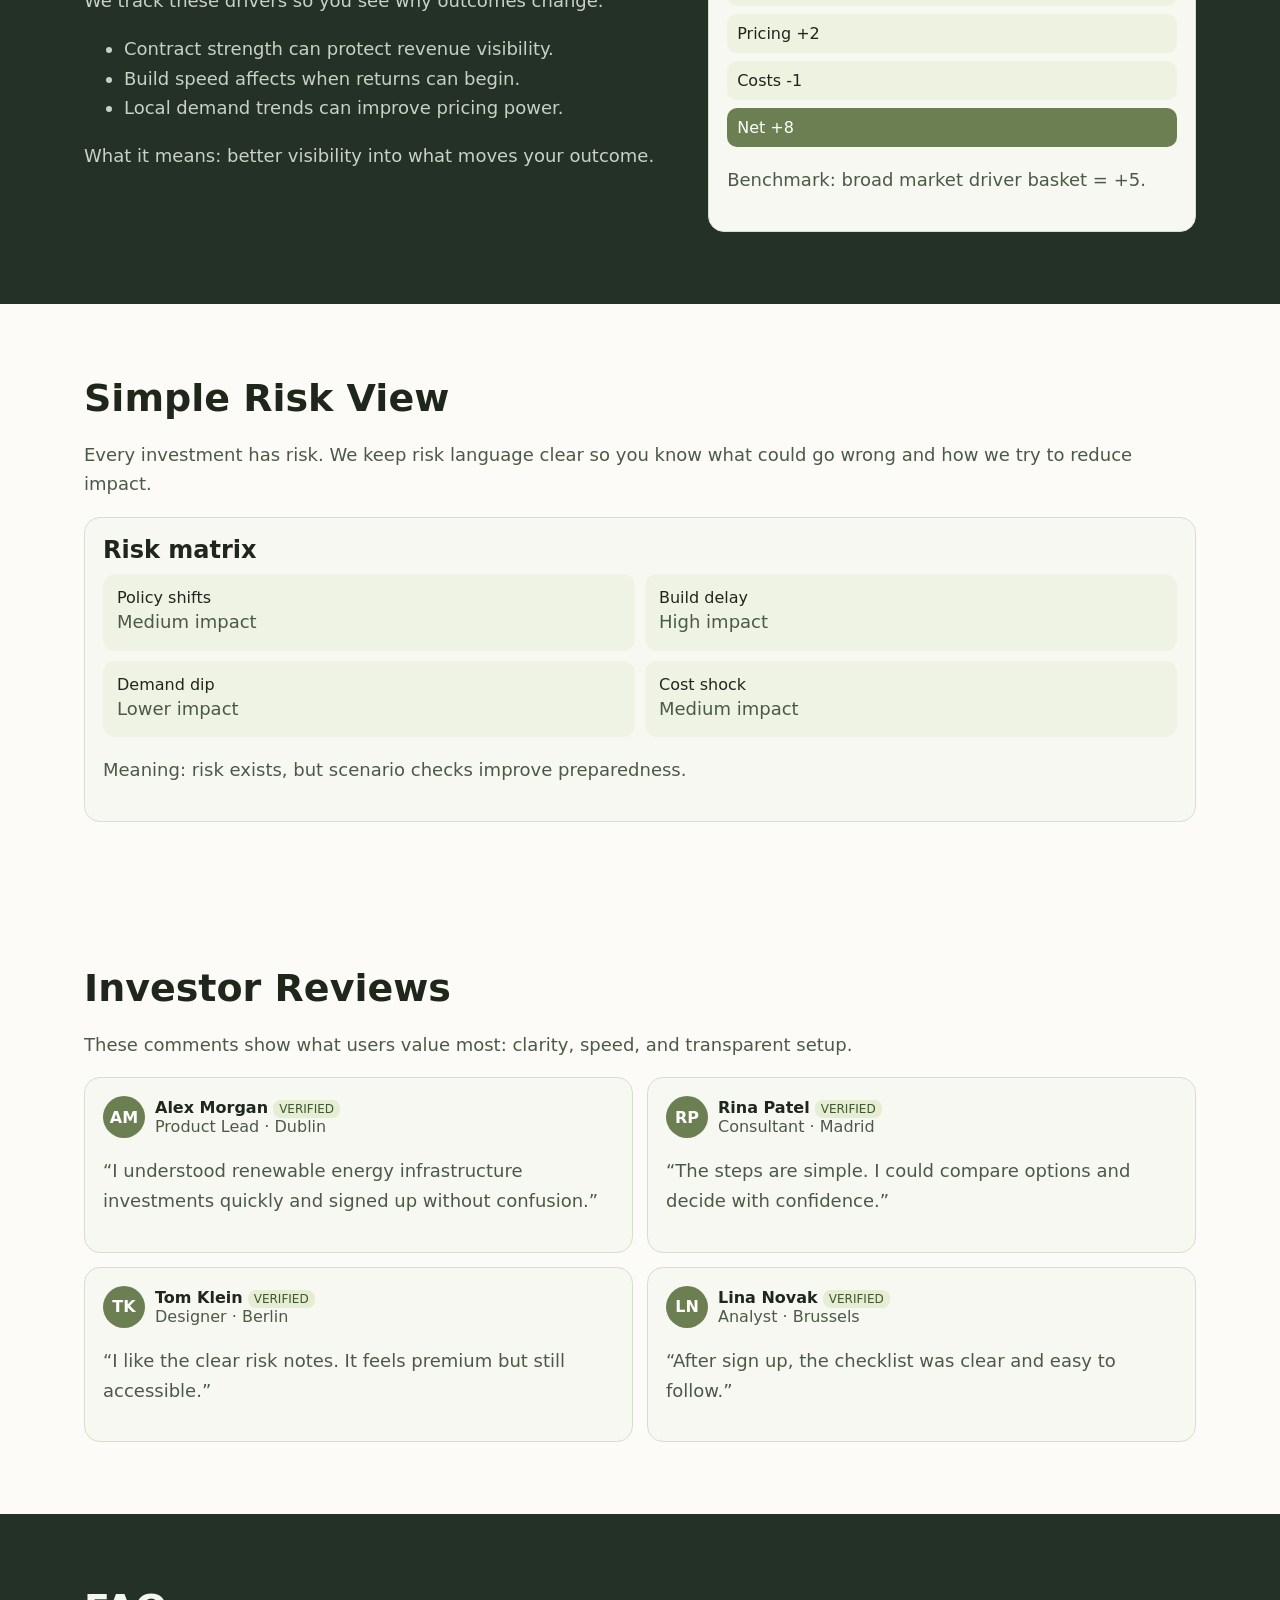
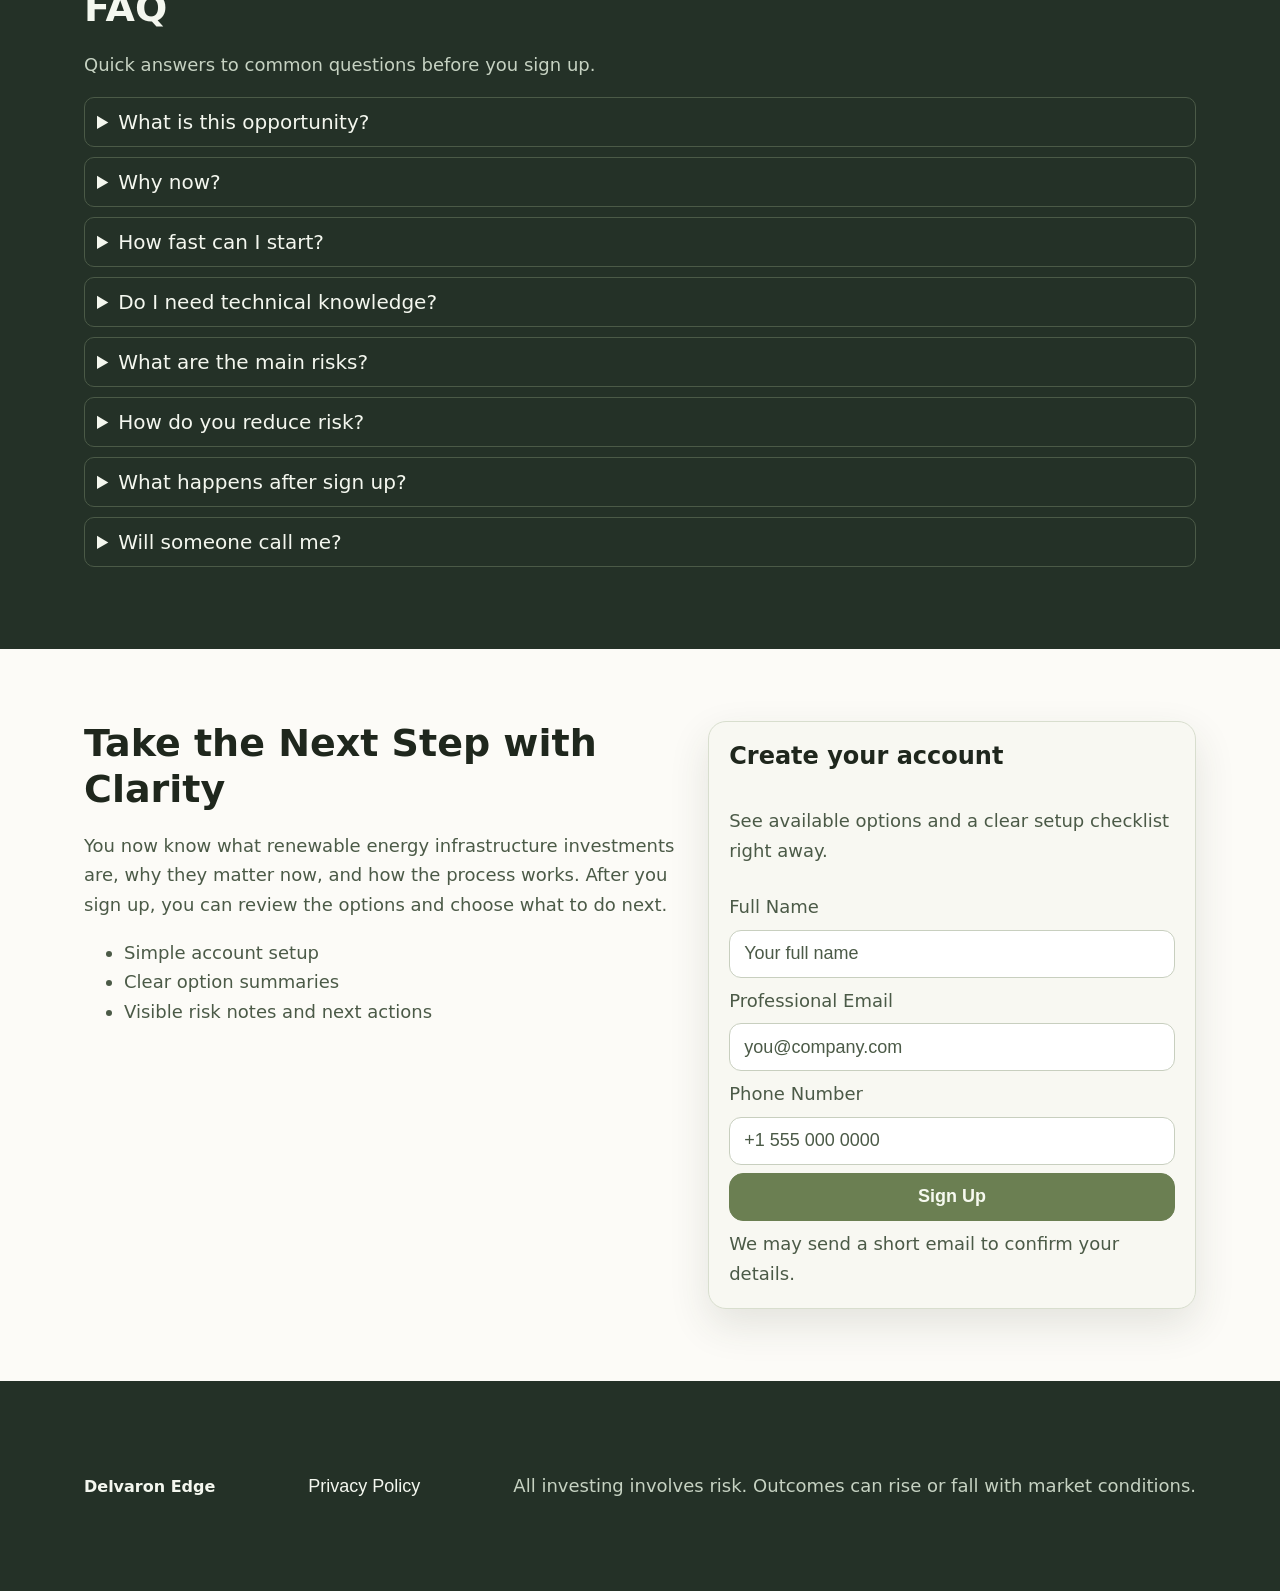
<file: tr/index.html>
<!doctype html>
<html lang="en">
<head>
  <meta charset="UTF-8" />
  <meta name="viewport" content="width=device-width,initial-scale=1" />
  <title>Türkçe | Delvaron Edge Renewable Energy Infrastructure Investments</title>
  <meta name="description" content="Türkçe page for Delvaron Edge. Learn renewable energy infrastructure investments in clear English and sign up in minutes." />
  <link rel="canonical" href="https://delvaronedge.com/tr/index.html" />
  <link rel="alternate" hreflang="en" href="https://delvaronedge.com/index.html" />
  <link rel="alternate" hreflang="de" href="https://delvaronedge.com/de/index.html" />
  <link rel="alternate" hreflang="fr" href="https://delvaronedge.com/fr/index.html" />
  <link rel="alternate" hreflang="es" href="https://delvaronedge.com/es/index.html" />
  <link rel="alternate" hreflang="it" href="https://delvaronedge.com/it/index.html" />
  <link rel="alternate" hreflang="tr" href="https://delvaronedge.com/tr/index.html" />
  <link rel="alternate" hreflang="pt" href="https://delvaronedge.com/pt/index.html" />
  <link rel="alternate" hreflang="ja" href="https://delvaronedge.com/jp/index.html" />
  <link rel="alternate" hreflang="sk" href="https://delvaronedge.com/sk/index.html" />
  <link rel="alternate" hreflang="nl-BE" href="https://delvaronedge.com/be/index.html" />
  <link rel="alternate" hreflang="x-default" href="https://delvaronedge.com/index.html" />
  <meta property="og:title" content="Türkçe | Delvaron Edge Renewable Energy Infrastructure Investments" />
  <meta property="og:description" content="Türkçe page for Delvaron Edge. Learn renewable energy infrastructure investments in clear English and sign up in minutes." />
  <meta property="og:type" content="website" />
  <meta property="og:url" content="https://delvaronedge.com/tr/index.html" />
  <meta property="og:site_name" content="Delvaron Edge" />
  <meta name="twitter:card" content="summary_large_image" />
  <meta name="twitter:title" content="Türkçe | Delvaron Edge Renewable Energy Infrastructure Investments" />
  <meta name="twitter:description" content="Türkçe page for Delvaron Edge. Learn renewable energy infrastructure investments in clear English and sign up in minutes." />
  <link rel="stylesheet" href="../assets/style.css" />
  <script defer src="../assets/app.js"></script>
</head>
<body>
  <header class="site-header">
    <div class="container topbar">
      <a class="brand" href="../index.html">Delvaron Edge</a>
      <nav class="main-nav" aria-label="Main">
        <a href="#why-market">Why Market</a>
        <a href="#model">How It Works</a>
        <a href="#focus">Focus</a>
        <a href="#metrics">Metrics</a>
        <a href="#faq">FAQ</a>
      </nav>
      <div class="header-actions">
        <div class="lang-switcher" data-dropdown>
          <button class="btn ghost active-lang" type="button" aria-expanded="false" aria-haspopup="true">Türkçe</button>
          <div class="lang-menu" role="menu">
            <a href="../index.html"><svg class="flag" viewBox="0 0 20 14" aria-hidden="true"><title>GB</title><rect width="20" height="14" fill="#edf2e1"/><rect y="9" width="20" height="5" fill="#c4d2af"/></svg>English</a>
<a href="../de/index.html"><svg class="flag" viewBox="0 0 20 14" aria-hidden="true"><title>DE</title><rect width="20" height="14" fill="#edf2e1"/><rect y="9" width="20" height="5" fill="#c4d2af"/></svg>Deutsch</a>
<a href="../fr/index.html"><svg class="flag" viewBox="0 0 20 14" aria-hidden="true"><title>FR</title><rect width="20" height="14" fill="#edf2e1"/><rect y="9" width="20" height="5" fill="#c4d2af"/></svg>Français</a>
<a href="../es/index.html"><svg class="flag" viewBox="0 0 20 14" aria-hidden="true"><title>ES</title><rect width="20" height="14" fill="#edf2e1"/><rect y="9" width="20" height="5" fill="#c4d2af"/></svg>Español</a>
<a href="../it/index.html"><svg class="flag" viewBox="0 0 20 14" aria-hidden="true"><title>IT</title><rect width="20" height="14" fill="#edf2e1"/><rect y="9" width="20" height="5" fill="#c4d2af"/></svg>Italiano</a>
<a href="../tr/index.html"><svg class="flag" viewBox="0 0 20 14" aria-hidden="true"><title>TR</title><rect width="20" height="14" fill="#edf2e1"/><rect y="9" width="20" height="5" fill="#c4d2af"/></svg>Türkçe</a>
<a href="../pt/index.html"><svg class="flag" viewBox="0 0 20 14" aria-hidden="true"><title>PT</title><rect width="20" height="14" fill="#edf2e1"/><rect y="9" width="20" height="5" fill="#c4d2af"/></svg>Português</a>
<a href="../jp/index.html"><svg class="flag" viewBox="0 0 20 14" aria-hidden="true"><title>JP</title><rect width="20" height="14" fill="#edf2e1"/><rect y="9" width="20" height="5" fill="#c4d2af"/></svg>日本語</a>
<a href="../sk/index.html"><svg class="flag" viewBox="0 0 20 14" aria-hidden="true"><title>SK</title><rect width="20" height="14" fill="#edf2e1"/><rect y="9" width="20" height="5" fill="#c4d2af"/></svg>Slovak</a>
<a href="../be/index.html"><svg class="flag" viewBox="0 0 20 14" aria-hidden="true"><title>BE</title><rect width="20" height="14" fill="#edf2e1"/><rect y="9" width="20" height="5" fill="#c4d2af"/></svg>Nederlands (BE)</a></div>
        </div>
        <a href="#final-cta" class="btn primary">Sign Up</a>
        <button class="burger" aria-label="Open navigation" aria-controls="mobile-drawer" aria-expanded="false"><span></span><span></span><span></span></button>
      </div>
    </div>
  </header>

  <aside id="mobile-drawer" class="drawer" aria-hidden="true">
    <div class="drawer-head"><strong>Menu</strong><button class="drawer-close" aria-label="Close menu">×</button></div>
    <nav class="drawer-nav">
      <a href="#why-market">Why Market</a><a href="#model">How It Works</a><a href="#focus">Focus</a><a href="#metrics">Metrics</a><a href="#faq">FAQ</a>
    </nav>
    <div class="drawer-lang"><a href="../index.html"><svg class="flag" viewBox="0 0 20 14" aria-hidden="true"><title>GB</title><rect width="20" height="14" fill="#edf2e1"/><rect y="9" width="20" height="5" fill="#c4d2af"/></svg>English</a>
<a href="../de/index.html"><svg class="flag" viewBox="0 0 20 14" aria-hidden="true"><title>DE</title><rect width="20" height="14" fill="#edf2e1"/><rect y="9" width="20" height="5" fill="#c4d2af"/></svg>Deutsch</a>
<a href="../fr/index.html"><svg class="flag" viewBox="0 0 20 14" aria-hidden="true"><title>FR</title><rect width="20" height="14" fill="#edf2e1"/><rect y="9" width="20" height="5" fill="#c4d2af"/></svg>Français</a>
<a href="../es/index.html"><svg class="flag" viewBox="0 0 20 14" aria-hidden="true"><title>ES</title><rect width="20" height="14" fill="#edf2e1"/><rect y="9" width="20" height="5" fill="#c4d2af"/></svg>Español</a>
<a href="../it/index.html"><svg class="flag" viewBox="0 0 20 14" aria-hidden="true"><title>IT</title><rect width="20" height="14" fill="#edf2e1"/><rect y="9" width="20" height="5" fill="#c4d2af"/></svg>Italiano</a>
<a href="../tr/index.html"><svg class="flag" viewBox="0 0 20 14" aria-hidden="true"><title>TR</title><rect width="20" height="14" fill="#edf2e1"/><rect y="9" width="20" height="5" fill="#c4d2af"/></svg>Türkçe</a>
<a href="../pt/index.html"><svg class="flag" viewBox="0 0 20 14" aria-hidden="true"><title>PT</title><rect width="20" height="14" fill="#edf2e1"/><rect y="9" width="20" height="5" fill="#c4d2af"/></svg>Português</a>
<a href="../jp/index.html"><svg class="flag" viewBox="0 0 20 14" aria-hidden="true"><title>JP</title><rect width="20" height="14" fill="#edf2e1"/><rect y="9" width="20" height="5" fill="#c4d2af"/></svg>日本語</a>
<a href="../sk/index.html"><svg class="flag" viewBox="0 0 20 14" aria-hidden="true"><title>SK</title><rect width="20" height="14" fill="#edf2e1"/><rect y="9" width="20" height="5" fill="#c4d2af"/></svg>Slovak</a>
<a href="../be/index.html"><svg class="flag" viewBox="0 0 20 14" aria-hidden="true"><title>BE</title><rect width="20" height="14" fill="#edf2e1"/><rect y="9" width="20" height="5" fill="#c4d2af"/></svg>Nederlands (BE)</a></div>
    <a href="#final-cta" class="btn primary">Sign Up</a>
  </aside>
  <div class="drawer-backdrop"></div>

  <main>
    <section class="section light hero" id="hero">
      <div class="container split">
        <div>
          <h1>Renewable Energy Infrastructure Investments Made Clear</h1>
          <p>Delvaron Edge gives you a simple path into renewable energy infrastructure investments. Demand is rising as grids upgrade and power use grows. You get a clear process, transparent deal screening, and easy online setup. After you sign up, you get instant access to the next steps.</p>
          <div class="performance-panel">
            <h3>Typical outcome range</h3>
            <div class="perf-grid">
              <article><strong>8–15%</strong><span>Monthly range</span></article>
              <article><strong>80–200%</strong><span>Annual range</span></article>
            </div>
            <p class="micro">Returns depend on market conditions. Not guaranteed.</p>
          </div>
        </div>
        <form class="form-card lead-form">
          <h3 class="form-title">Start in minutes</h3>
          <p class="form-sub">Create your account to view options with clear details and simple steps.</p>
          <label for="name">Full Name</label><input id="name" name="name" placeholder="Your full name" required />
          <label for="email">Professional Email</label><input id="email" name="email" type="email" placeholder="you@company.com" required />
          <label for="phone">Phone Number</label><input id="phone" name="phone" type="tel" placeholder="+1 555 000 0000" required />
          <button class="btn primary" type="submit">Sign Up</button>
          <small>We may send a short email to confirm your details.</small>
        </form>
      </div>
    </section>

    <section class="section light" id="why-market"><div class="container">
      <h2>Why Renewable Energy Infrastructure Investments Matter Now</h2>
      <p>Power demand is growing fast from data centers, transport, and modern industry. At the same time, many grids need upgrades. This creates room for renewable energy infrastructure investments that support real assets.</p>
      <div class="two-col">
        <ul>
          <li>More electricity use creates long demand paths.</li><li>Grid upgrades open new project pipelines.</li><li>Energy storage helps balance supply and demand.</li><li>Public support can speed project timelines.</li>
        </ul>
        <div class="visual card stack-bars"><h3>Growth mix</h3><div class="stack"><span style="--w:38%">Grid upgrades 38%</span><span style="--w:27%">Storage 27%</span><span style="--w:35%">Generation 35%</span></div><p>Meaning: demand growth is broad, not from one area.</p></div>
      </div></div>
    </section>

    <section class="section dark" id="model"><div class="container">
      <h2>How It Works</h2><p>Here is the path from sign up to portfolio action. Each step is short, clear, and tracked inside your account.</p>
      <div class="steps-grid">
        <article class="card"><h3>Sign up</h3><p>Create your account in minutes.</p><div class="muted">Instant dashboard access.</div></article>
        <article class="card"><h3>Review options</h3><p>See projects with plain-language summaries.</p><div class="muted">Compare risk and timing.</div></article>
        <article class="card"><h3>Choose amount</h3><p>Select what you want to commit.</p><div class="muted">Stay in control always.</div></article>
        <article class="card"><h3>Track progress</h3><p>Follow milestones and key updates.</p><div class="muted">Clear setup checklist shown.</div></article>
      </div>
      <p class="interpret">Investor implication: you can act quickly without confusing paperwork.</p>
    </div></section>

    <section class="section light" id="focus"><div class="container split alt">
      <div class="visual card diag"><h3>Selection map</h3><ol><li><b>Demand proof:</b> Is energy need visible now?</li><li><b>Build path:</b> Can this be built on time?</li><li><b>Cash path:</b> Is revenue source clear?</li><li><b>Exit path:</b> Are buyers likely later?</li></ol><p>Meaning: we focus on projects with clear paths from build to return.</p></div>
      <div><h2>What We Focus On</h2><p>We look for renewable energy infrastructure investments with simple economics and visible demand. We avoid stories that depend on one optimistic assumption.</p><ul><li>Priority on projects tied to real usage growth.</li><li>Preference for diversified revenue sources.</li><li>Clear downside checks before listing options.</li></ul><p class="interpret">What you get: clearer choices with less guesswork.</p></div>
    </div></section>

    <section class="section light" id="metrics"><div class="container">
      <h2>Performance Snapshot</h2><p>This snapshot shows historical outcome ranges and relative position versus a broad market reference. It is a guide, not a promise.</p>
      <div class="three-grid">
        <div class="card"><h3>Cycle outcome</h3><div class="big">1.6x</div><p>Typical range in favorable periods.</p><div class="muted">Market average 1.2x.</div></div>
        <div class="card compare"><h3>Return comparison</h3><div><span>Delvaron 14%</span><i style="--w:74%"></i></div><div><span>Market 9%</span><i style="--w:48%"></i></div><p>Meaning: higher upside came with active selection.</p></div>
        <div class="card rings"><h3>Portfolio balance</h3><div class="ring-wrap"><span class="ring">62%<small>Operating assets</small></span><span class="ring">38%<small>Build-stage assets</small></span></div><p>Meaning: mix balances stability and growth.</p></div>
      </div>
    </div></section>

    <section class="section dark" id="insights"><div class="container split">
      <div><h2>Insights That Drive Returns</h2><p>Returns in renewable energy infrastructure investments often come from timing, contract quality, and project execution speed. We track these drivers so you see why outcomes change.</p><ul><li>Contract strength can protect revenue visibility.</li><li>Build speed affects when returns can begin.</li><li>Local demand trends can improve pricing power.</li></ul><p class="interpret">What it means: better visibility into what moves your outcome.</p></div>
      <div class="card waterfall"><h3>Return drivers</h3><div class="wf"><span>Demand +4</span><span>Execution +3</span><span>Pricing +2</span><span>Costs -1</span><span class="total">Net +8</span></div><p>Benchmark: broad market driver basket = +5.</p></div>
    </div></section>

    <section class="section light" id="risk"><div class="container">
      <h2>Simple Risk View</h2><p>Every investment has risk. We keep risk language clear so you know what could go wrong and how we try to reduce impact.</p>
      <div class="risk-matrix card"><h3>Risk matrix</h3><div class="matrix"><span>Policy shifts<br><small>Medium impact</small></span><span>Build delay<br><small>High impact</small></span><span>Demand dip<br><small>Lower impact</small></span><span>Cost shock<br><small>Medium impact</small></span></div><p>Meaning: risk exists, but scenario checks improve preparedness.</p></div>
    </div></section>

    <section class="section light" id="reviews"><div class="container">
      <h2>Investor Reviews</h2><p>These comments show what users value most: clarity, speed, and transparent setup.</p>
      <div class="review-grid">
        <article class="card review"><div class="head"><div class="avatar">AM</div><div><strong>Alex Morgan</strong> <em>VERIFIED</em><div class="muted">Product Lead · Dublin</div></div></div><p>“I understood renewable energy infrastructure investments quickly and signed up without confusion.”</p></article>
        <article class="card review"><div class="head"><div class="avatar">RP</div><div><strong>Rina Patel</strong> <em>VERIFIED</em><div class="muted">Consultant · Madrid</div></div></div><p>“The steps are simple. I could compare options and decide with confidence.”</p></article>
        <article class="card review"><div class="head"><div class="avatar">TK</div><div><strong>Tom Klein</strong> <em>VERIFIED</em><div class="muted">Designer · Berlin</div></div></div><p>“I like the clear risk notes. It feels premium but still accessible.”</p></article>
        <article class="card review"><div class="head"><div class="avatar">LN</div><div><strong>Lina Novak</strong> <em>VERIFIED</em><div class="muted">Analyst · Brussels</div></div></div><p>“After sign up, the checklist was clear and easy to follow.”</p></article>
      </div>
    </div></section>

    <section class="section dark" id="faq"><div class="container">
      <h2>FAQ</h2><p>Quick answers to common questions before you sign up.</p>
      <div class="faq-list">
        <details><summary>What is this opportunity?</summary><p>It is access to renewable energy infrastructure investments through a clear online path.</p></details><details><summary>Why now?</summary><p>Power demand and grid upgrades create a strong window for project growth.</p></details><details><summary>How fast can I start?</summary><p>After you sign up, you get instant access to the next steps.</p></details><details><summary>Do I need technical knowledge?</summary><p>No. Each option is explained in plain English with key points.</p></details><details><summary>What are the main risks?</summary><p>Project delays, policy changes, and market pricing shifts can affect outcomes.</p></details><details><summary>How do you reduce risk?</summary><p>We screen for demand proof, build readiness, and clearer revenue paths.</p></details><details><summary>What happens after sign up?</summary><p>After you sign up, you will see a clear setup checklist.</p></details><details><summary>Will someone call me?</summary><p>No calls are required. We may send a short email to confirm details.</p></details>
      </div>
    </div></section>

    <section class="section light" id="final-cta"><div class="container split">
      <div><h2>Take the Next Step with Clarity</h2><p>You now know what renewable energy infrastructure investments are, why they matter now, and how the process works. After you sign up, you can review the options and choose what to do next.</p><ul><li>Simple account setup</li><li>Clear option summaries</li><li>Visible risk notes and next actions</li></ul></div>
      <form class="form-card lead-form">
        <h3 class="form-title">Create your account</h3>
        <p class="form-sub">See available options and a clear setup checklist right away.</p>
        <label for="name2">Full Name</label><input id="name2" name="name2" placeholder="Your full name" required />
        <label for="email2">Professional Email</label><input id="email2" name="email2" type="email" placeholder="you@company.com" required />
        <label for="phone2">Phone Number</label><input id="phone2" name="phone2" type="tel" placeholder="+1 555 000 0000" required />
        <button class="btn primary" type="submit">Sign Up</button>
        <small>We may send a short email to confirm your details.</small>
      </form>
    </div></section>
  </main>

  <footer class="section dark footer"><div class="container foot">
    <strong>Delvaron Edge</strong>
    <button class="link privacy-open" type="button">Privacy Policy</button>
    <p>All investing involves risk. Outcomes can rise or fall with market conditions.</p>
  </div></footer>

  <div class="modal" id="privacy-modal" aria-hidden="true" role="dialog" aria-modal="true" aria-labelledby="privacy-title">
    <div class="modal-card">
      <button class="modal-x" aria-label="Close privacy policy">×</button>
      <h2 id="privacy-title">Privacy Policy</h2>
      <div class="modal-body"><p><strong>Introduction.</strong> We explain how we handle your data in simple terms.</p><p><strong>Data collection.</strong> We collect details you enter in forms and basic site usage data.</p><p><strong>Legal basis.</strong> We process data to provide requested access and improve service quality.</p><p><strong>Cookies.</strong> Cookies help site function, remember preferences, and measure performance.</p><p><strong>Retention.</strong> We keep data only as long as needed for service and legal obligations.</p><p><strong>Third-party sharing.</strong> We share limited data with trusted service providers when required.</p><p><strong>Security.</strong> We use technical and organizational controls to protect stored information.</p><p><strong>User rights.</strong> You may request access, correction, deletion, or export of your data.</p><p><strong>International transfers.</strong> Data may be processed across regions with safeguards in place.</p><p><strong>Industry risk disclosure.</strong> Investment information is educational and not a guaranteed result.</p><p><strong>Contact.</strong> Email privacy@delvaronedge.com for privacy requests or questions.</p></div>
      <div class="modal-foot"><button class="btn ghost modal-close" type="button">Close</button></div>
    </div>
  </div>

<script type="application/ld+json">{"@context":"https://schema.org","@graph":[{"@type":"Organization","name":"Delvaron Edge","url":"https://delvaronedge.com"},{"@type":"WebSite","name":"Delvaron Edge","url":"https://delvaronedge.com"},{"@type":"FAQPage","mainEntity":[{"@type":"Question","name":"What is this opportunity?","acceptedAnswer":{"@type":"Answer","text":"It is access to renewable energy infrastructure investments through a clear online path."}},{"@type":"Question","name":"What happens after sign up?","acceptedAnswer":{"@type":"Answer","text":"After you sign up, you will see a clear setup checklist."}}]},{"@type":"Review","author":{"@type":"Person","name":"Alex Morgan"},"reviewBody":"I understood renewable energy infrastructure investments quickly and signed up without confusion.","itemReviewed":{"@type":"Service","name":"Delvaron Edge"}}]}</script>
</body></html>
</file>
<file: assets/style.css>
/* PALETTE FAMILY: Beige + Olive */
/* CTA COLOR FAMILY: Deep Olive */
/* PAGE BALANCE: light-dominant */
/* HERO TEMPERATURE: warm */
:root{
  --text-strong:#1f271d;
  --text-muted:#4b5a47;
  --text-on-dark:#f4f7ef;
  --text-muted-on-dark:#c6d2c2;
  --surface-0:#f5f4ee;
  --surface-1:#fcfbf7;
  --surface-2:#243127;
  --surface-card:#f8f8f2;
  --border-subtle:#d8dece;
  --input-bg:#ffffff;
  --input-border:#c8cfbf;
  --focus-ring:#b8c8a5;
  --shadow-soft:0 16px 40px rgba(46,60,41,.12);
  --accent-a:#6b7f52;
  --accent-b:#b7c78c;
  --btn-height:48px;
}
*{box-sizing:border-box}
html,body{margin:0;overflow-x:hidden;background:var(--surface-0);color:var(--text-strong);font-family:Inter,system-ui,sans-serif}
p,li,label,small{font-size:18px;line-height:1.65;color:var(--text-muted)}
p,li,label,small{opacity:1}
a{color:var(--accent-a);text-decoration:none}
.container{max-width:1160px;margin:0 auto;padding-inline:24px}
.section{padding:72px 0;position:relative;overflow:clip}
.section.light { background: var(--surface-1); color: var(--text-strong); }
.section.light p, .section.light li { color: var(--text-muted); }
.section.dark { background: var(--surface-2); color: var(--text-on-dark); }
.section.dark p, .section.dark li { color: var(--text-muted-on-dark); }
h1{font-size:54px;line-height:1.1;margin:0 0 16px} h2{font-size:38px;line-height:1.2;margin:0 0 14px} h3{font-size:24px;margin:0 0 10px}
.site-header{position:sticky;top:0;z-index:20;background:#fcfbf7f2;backdrop-filter:blur(8px);border-bottom:1px solid var(--border-subtle)}
.topbar{display:flex;justify-content:space-between;align-items:center;gap:18px;min-height:78px}
.brand{font-size:24px;font-weight:700;color:var(--text-strong)}
.main-nav{display:flex;gap:22px}
.header-actions{display:flex;align-items:center;gap:10px}
.btn{height:var(--btn-height);padding:0 20px;border-radius:14px;border:1px solid var(--border-subtle);font-size:18px;display:inline-flex;align-items:center;justify-content:center;font-weight:600;cursor:pointer}
.btn.primary{background:var(--accent-a);color:#f6f9ef;border-color:var(--accent-a)} .btn.primary:hover{filter:brightness(1.06)} .btn:focus{outline:none;box-shadow:0 0 0 4px var(--focus-ring)}
.btn.ghost{background:transparent;color:var(--text-strong)}
.lang-switcher{position:relative}.lang-menu{position:absolute;right:0;top:56px;background:var(--surface-card);border:1px solid var(--border-subtle);padding:8px;border-radius:14px;display:none;min-width:220px;box-shadow:var(--shadow-soft)}
.lang-switcher.open .lang-menu{display:block}.lang-menu a{display:flex;gap:10px;padding:8px;border-radius:10px;color:var(--text-strong)}.lang-menu a:hover{background:#edf1e5}
.flag{width:16px;height:12px;display:inline-block;border:1px solid #bcc7b4;background:linear-gradient(90deg,#d1d9c5,#f3f5ef)}
.burger{display:none;width:var(--btn-height);height:var(--btn-height);border-radius:14px;border:1px solid var(--border-subtle);background:#fff}.burger span{display:block;height:2px;background:var(--text-strong);margin:6px 10px}
.split{display:grid;grid-template-columns:1.1fr .9fr;gap:28px;align-items:start}.split>*{min-width:0}.split.alt{grid-template-columns:.95fr 1.05fr}
.performance-panel{background:linear-gradient(145deg,#fbfcf7,#eff5df);border:1px solid var(--border-subtle);border-radius:18px;padding:20px;box-shadow:var(--shadow-soft);max-width:560px}
.perf-grid{display:grid;grid-template-columns:1fr 1fr;gap:14px}.perf-grid article{background:#fff;border:1px solid var(--border-subtle);border-radius:14px;padding:14px}.perf-grid strong{font-size:42px;line-height:1;color:var(--accent-a);display:block}.perf-grid span{font-size:16px;color:var(--text-muted)} .micro{font-size:14px;color:var(--text-muted);margin:12px 0 0}
.form-card { 
  background: var(--surface-card); 
  color: var(--text-strong); 
  border: 1px solid var(--border-subtle);
}
.form-card h3, .form-card .form-title { color: var(--text-strong); }
.form-card p, .form-card .form-sub { color: var(--text-muted); }
.form-card label { color: var(--text-muted); }
.form-card input {
  background: var(--input-bg);
  color: var(--text-strong);
  border: 1px solid var(--input-border);
}
.form-card input::placeholder { color: var(--text-muted); }
.form-card input:focus {
  outline: none;
  box-shadow: 0 0 0 4px var(--focus-ring);
  border-color: transparent;
}
.lead-form{border-radius:18px;padding:20px;display:grid;gap:8px;box-shadow:var(--shadow-soft)} input{height:48px;padding:0 14px;border-radius:12px;font-size:18px}
/* CARD CONTRAST LOCK */
.card{
  background: var(--surface-card);
  color: var(--text-strong);
  border: 1px solid var(--border-subtle);
}
.card p, .card li, .card .muted{
  color: var(--text-muted);
}
.section.dark .card{
  background: var(--surface-card);
  color: var(--text-strong);
}
.section.dark .card p, .section.dark .card li, .section.dark .card .muted{
  color: var(--text-muted);
}

/* Absolute bans */
.card, .card * { opacity: 1 !important; }
.card p, .card li { opacity: 1 !important; }
.two-col{display:grid;grid-template-columns:1fr 1fr;gap:20px}.card{border-radius:16px;padding:18px;max-width:100%}
.stack span{display:block;background:linear-gradient(90deg,var(--accent-b),#e4ebd2);width:var(--w);padding:8px;border-radius:10px;margin:8px 0;color:var(--text-strong);font-size:16px}
.steps-grid{display:grid;grid-template-columns:repeat(4,1fr);gap:14px}.steps-grid>*{min-width:0}
.diag ol{padding-left:20px;margin:0}.three-grid{display:grid;grid-template-columns:repeat(3,1fr);gap:14px}.big{font-size:52px;color:var(--accent-a);font-weight:700}
.compare i{height:10px;border-radius:6px;background:linear-gradient(90deg,var(--accent-a),var(--accent-b));display:block;width:var(--w)}
.ring-wrap{display:flex;gap:10px}.ring{display:grid;place-items:center;width:120px;height:120px;border-radius:50%;border:10px solid var(--accent-b);font-size:24px;color:var(--text-strong)}.ring small{display:block;font-size:12px;text-align:center;color:var(--text-muted)}
.wf{display:grid;gap:8px}.wf span{padding:10px;border-radius:10px;background:#edf2e1;font-size:16px;color:var(--text-strong)}.wf .total{background:var(--accent-a);color:#fff}
.matrix{display:grid;grid-template-columns:1fr 1fr;gap:10px}.matrix span{display:block;padding:14px;border-radius:12px;background:#eef3e4;color:var(--text-strong)}
.review-grid{display:grid;grid-template-columns:repeat(2,1fr);gap:14px}.head{display:flex;align-items:center;gap:10px}.avatar{width:42px;height:42px;border-radius:50%;background:var(--accent-a);color:#fff;display:grid;place-items:center;font-weight:700}.head em{font-style:normal;font-size:12px;background:#e5edd2;padding:2px 6px;border-radius:8px;color:#425535}
.faq-list details{border:1px solid #4b5a47;border-radius:10px;padding:12px;margin-bottom:10px}.faq-list summary{cursor:pointer;font-size:20px;color:var(--text-on-dark)}
.footer .foot{display:flex;align-items:center;justify-content:space-between;gap:14px;flex-wrap:wrap}.link{background:none;border:none;color:var(--text-on-dark);font-size:18px;cursor:pointer}
.modal{position:fixed;inset:0;background:#10161080;display:none;align-items:center;justify-content:center;padding:20px}.modal.open{display:flex}.modal-card{max-width:760px;max-height:88vh;overflow:auto;background:var(--surface-card);padding:24px;border-radius:16px;position:relative}.modal-x{position:absolute;right:12px;top:12px;background:none;border:none;font-size:30px;cursor:pointer}
.modal-foot{display:flex;justify-content:flex-start}
.drawer,.drawer-backdrop{display:none}
@media (max-width:900px){
  .main-nav,.header-actions>.btn.primary,.header-actions .lang-switcher{display:none}
  .burger{display:block}
  .split,.two-col,.three-grid{grid-template-columns:1fr}
  .steps-grid{grid-template-columns:repeat(2,1fr)}
  .review-grid{grid-template-columns:1fr}
  .drawer{display:flex;position:fixed;top:0;right:-100%;width:min(360px,90vw);height:100vh;background:var(--surface-1);z-index:40;flex-direction:column;padding:18px;transition:right .3s}
  .drawer.open{right:0}.drawer-backdrop{position:fixed;inset:0;background:#10161055;z-index:30}.drawer-backdrop.open{display:block}
  .drawer-head{display:flex;justify-content:space-between;align-items:center}.drawer-nav,.drawer-lang{display:grid;gap:8px;margin:14px 0}
}
</file>
